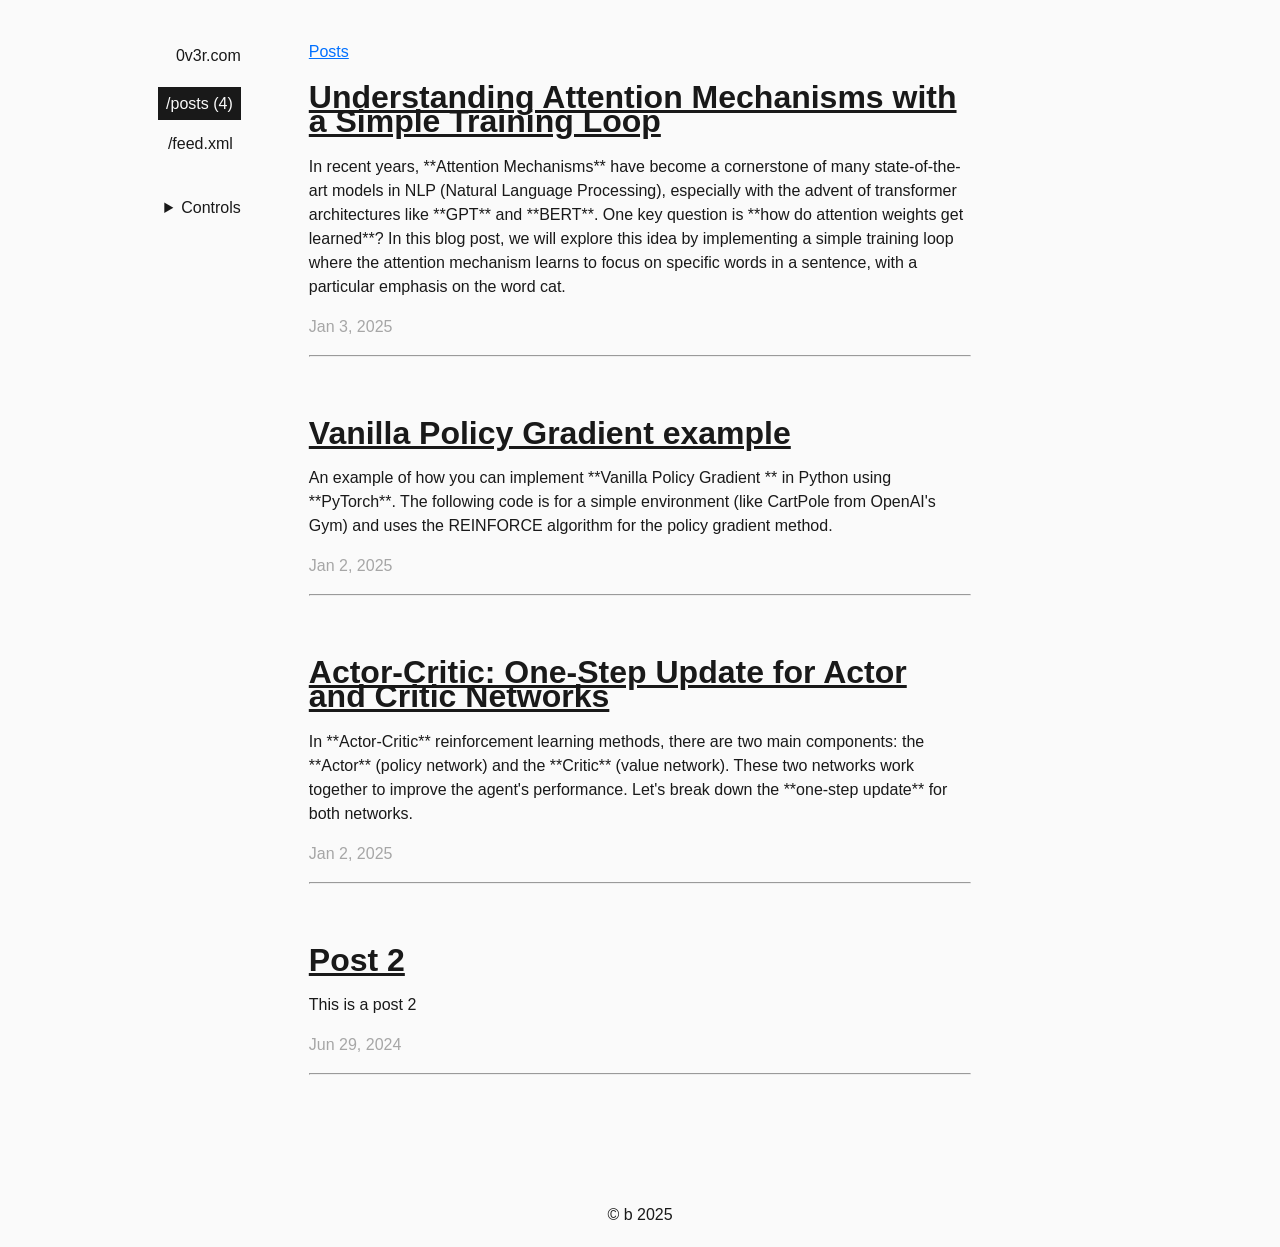
<file: posts/index.html>
<!DOCTYPE html>
<html lang="en">
  <head>
  <meta charset="UTF-8" />
  <meta http-equiv="X-UA-Compatible" content="IE=edge" />
  <meta name="viewport" content="width=device-width, initial-scale=1.0" />
  <link rel="stylesheet" href="/styles/a11y-code.css">
  <link rel="icon" type="image/png" sizes="96x96" href="https://11ty.dev/img/favicon.png">
  <!-- add your favicons here -->
  <!-- <link rel="icon" type="image/png" sizes="32x32" href="/assets/icons/favicon-32x32.png"> -->
  <!-- <link rel="icon" type="image/png" sizes="16x16" href="/assets/icons/favicon-16x16.png"> -->
  
  <style>
  	:root{--white:#fafafa;--black:#191919;--gray:#212121;--gray-2:#a6a6a6;--blue:#0070ff;--blue-2:#61dcff;--ff-sans-serif:Roboto,Helvetica,sans-serif;--ff-serif:Garamond,serif;--ff-code:monospace}*{box-sizing:border-box}body{--clr-background:var(--white);--clr-text:var(--black);--clr-text-secondary:var(--gray-2);--clr-link:var(--blue);--ff-current:var(--ff-sans-serif);background:var(--clr-background);color:var(--clr-text);font-family:var(--ff-current);padding:12px;line-height:1.5rem}body.dark{--clr-background:var(--black);--clr-text:var(--white);--clr-link:var(--blue-2)}.main-container{max-width:1200px;margin:auto;display:grid;grid-template-columns:1fr 3fr 1fr;gap:3rem}main{min-height:86vh;padding-top:20px}.side-nav{text-align:end;line-height:2rem}.side-nav .site-title{all:unset}.side-nav .site-title:hover{all:unset;cursor:pointer}.side-nav a{all:unset;padding:8px;cursor:pointer}.side-nav a.active,.side-nav a:hover{background:var(--clr-text);color:var(--clr-background)}.side-nav ul{list-style:none}.side-nav ul li{margin:.5rem 0}.side-nav-inner{padding:20px;position:sticky;top:0}a{color:var(--clr-link)}.breadcrumbs{margin-bottom:1rem}article h1{font-size:2rem;line-height:2.5rem}article h1>a,article h2>a,article h3>a{color:var(--clr-text);text-decoration:none}article a:hover{color:var(--clr-link)}article img{max-width:100%}.thumbnail-container img{max-width:100%}.post-entries{padding:0;list-style:none}.post-entry{margin-bottom:4rem}.post-entry__title a{color:var(--clr-text)}.post-entry__title a:hover{color:var(--clr-link)}.post-entry__date{color:var(--clr-text-secondary)}.bibliography ul{padding:0;list-style:none}.bibliography li{padding-left:3rem;text-indent:-3rem;text-align:left;margin:1rem 0 .2rem 0}.main-footer{text-align:center;margin-top:4rem}.post-author{display:none}code{font-size:1.1em}pre{font-size:1em;overflow-x:auto;font-family:var(--ff-code);padding:12px;display:grid}pre code{overflow-x:auto}select{padding:2px;border:1px solid var(--clr-text);background-color:var(--clr-background);color:var(--clr-text);font-size:1em}button{padding:4px;border:1px solid var(--clr-text);color:var(--clr-text);background-color:transparent;cursor:pointer}.side-nav .controls{margin-top:2rem}@media (max-width:1200px){.main-container{grid-template-columns:1fr 3fr}}@media (max-width:720px){.main-container{grid-template-columns:1fr}}@media print{body.dark{--clr-background:#fff;--clr-text:#000;--clr-link:var(--blue)}.side-nav{display:none}.main-footer{display:none}.post-author{display:block}}
  </style>
  <meta property="og:title" content="Posts">
  <meta property="og:image" content="">
  <meta property="og:description" content="">
  <meta name="description" content="">
  <meta name="theme-color" content="#0f0f11">
  <title>Posts | 0v3r.com</title>
</head>

  <body>
    <div class="main-container">
      <aside class="side-nav">
        <div class="side-nav-inner">
          <a class="site-title" href="/">
            0v3r.com
          </a>
          <nav>
  <ul><li>
        <a
          class="nav-link
            
               active 
            
          "
          href="/posts"
        > /posts 
    (4)
  
   </a>
      </li><li>
        <a
          class="nav-link
            
              
            
          "
          href="/feed.xml"
        > /feed.xml 
   </a>
      </li></ul>
</nav>

          <div class="controls">
            <details>
              <summary>Controls</summary>
              <div>
  <label for="theme">Theme</label>
  <select name="theme" id="theme">
    <option value="system">system</option>
    <option value="light">light</option>
    <option value="dark">dark</option>
  </select>
</div>

              <div>
  <label for="font">Font</label>
  <select name="font" id="font">
    <option value="sansSerif">sans-serif</option>
    <option value="serif">serif</option>
  </select>
</div>

              <div>
                <button onclick="print()">Print this page</button>
              </div>
            </details>
          </div>
        </div>
      </aside>
      <main>
        


<nav class="breadcrumbs">
  
    <span><a href="/posts/">Posts</a></span>
    
  
</nav>


        
<ul class="post-entries"><li class="post-entry">
    <h1 class="post-entry__title">
      <a href="/posts/attention/">Understanding Attention Mechanisms with a Simple Training Loop</a>
    </h1>
    <p>In recent years, **Attention Mechanisms** have become a cornerstone of many state-of-the-art models in NLP (Natural Language Processing), especially with the advent of transformer architectures like **GPT** and **BERT**. One key question is **how do attention weights get learned**? In this blog post, we will explore this idea by implementing a simple training loop where the attention mechanism learns to focus on specific words in a sentence, with a particular emphasis on the word cat.</p>
    <p class="post-entry__date">
       Jan 3, 2025 
    </p>
    <hr />
  </li><li class="post-entry">
    <h1 class="post-entry__title">
      <a href="/posts/policy_gradient_example/">Vanilla Policy Gradient example</a>
    </h1>
    <p>An example of how you can implement **Vanilla Policy Gradient ** in Python using **PyTorch**. The following code is for a simple environment (like CartPole from OpenAI&#39;s Gym) and uses the REINFORCE algorithm for the policy gradient method.</p>
    <p class="post-entry__date">
       Jan 2, 2025 
    </p>
    <hr />
  </li><li class="post-entry">
    <h1 class="post-entry__title">
      <a href="/posts/actor_critic_one_step_explanation/">Actor-Critic: One-Step Update for Actor and Critic Networks</a>
    </h1>
    <p>In **Actor-Critic** reinforcement learning methods, there are two main components: the **Actor** (policy network) and the **Critic** (value network). These two networks work together to improve the agent&#39;s performance. Let&#39;s break down the **one-step update** for both networks.</p>
    <p class="post-entry__date">
       Jan 2, 2025 
    </p>
    <hr />
  </li><li class="post-entry">
    <h1 class="post-entry__title">
      <a href="/posts/post-2/">Post 2</a>
    </h1>
    <p>This is a post 2</p>
    <p class="post-entry__date">
       Jun 29, 2024 
    </p>
    <hr />
  </li></ul>

      </main>
    </div>
    <footer class="main-footer">
  &copy; b 2025
</footer>

  </body>
  
  <script>
  function initThemeHandler(){const e=document.querySelector('select[id="theme"]'),t=window.matchMedia("(prefers-color-scheme: dark)").matches?"dark":"light",o=localStorage.getItem("theme"),n=document.querySelector('meta[name="theme-color"]'),a=getComputedStyle(document.body);function r(e){"dark"===e?document.body.classList.add("dark"):document.body.classList.remove("dark");const t=a.getPropertyValue("--clr-background");n.setAttribute("content",t)}e.value=o||"system",r("dark"===o||"light"===o?o:t),e.addEventListener("change",(()=>{"system"===e.value?r(t):r(e.value),localStorage.setItem("theme",e.value)}))}function initFontHandler(){const e=getComputedStyle(document.body),t=e.getPropertyValue("--ff-sans-serif"),o=e.getPropertyValue("--ff-serif"),n=localStorage.getItem("font"),a=document.querySelector('select[id="font"]');function r(e){document.body.style.fontFamily="serif"===e?o:t}"serif"===n&&(r(n),a.value=n),a.addEventListener("change",(()=>{r(a.value),localStorage.setItem("font",a.value)}))}initThemeHandler(),initFontHandler();
  </script>
</html>
</file>
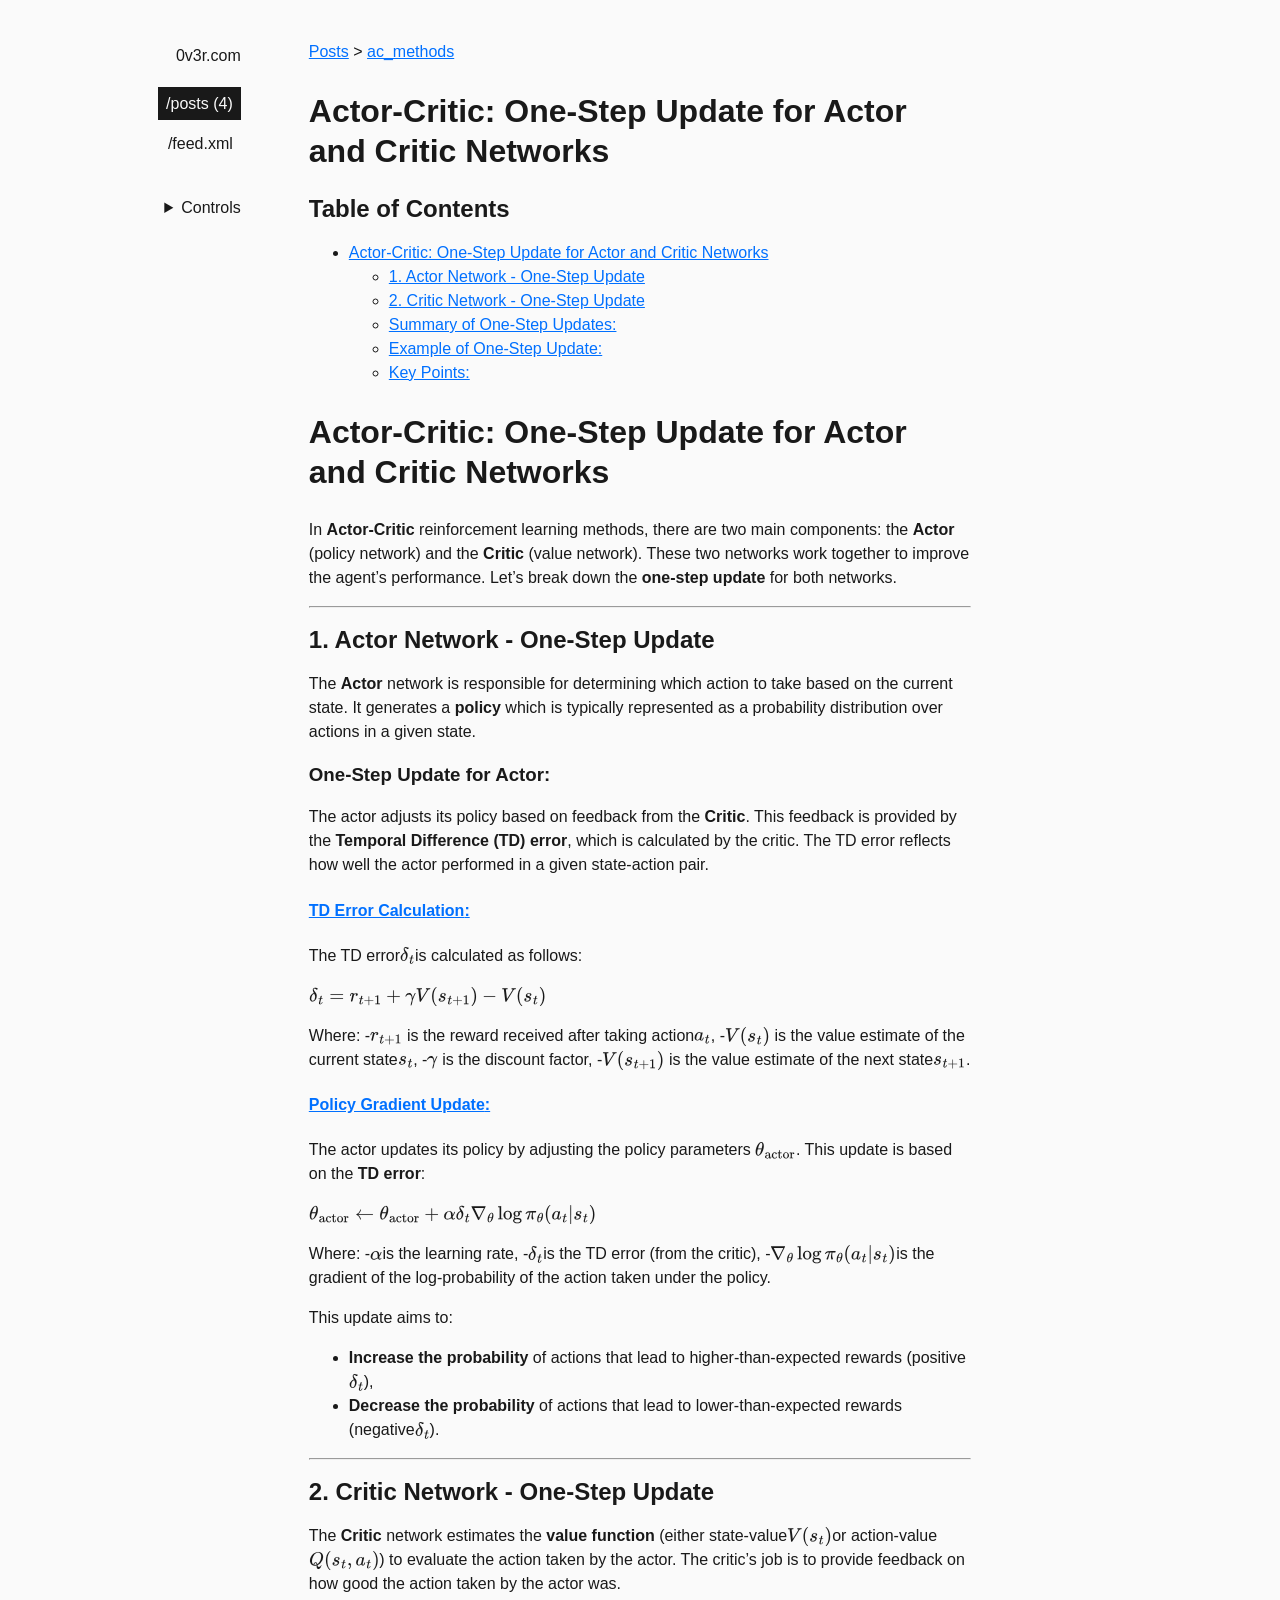
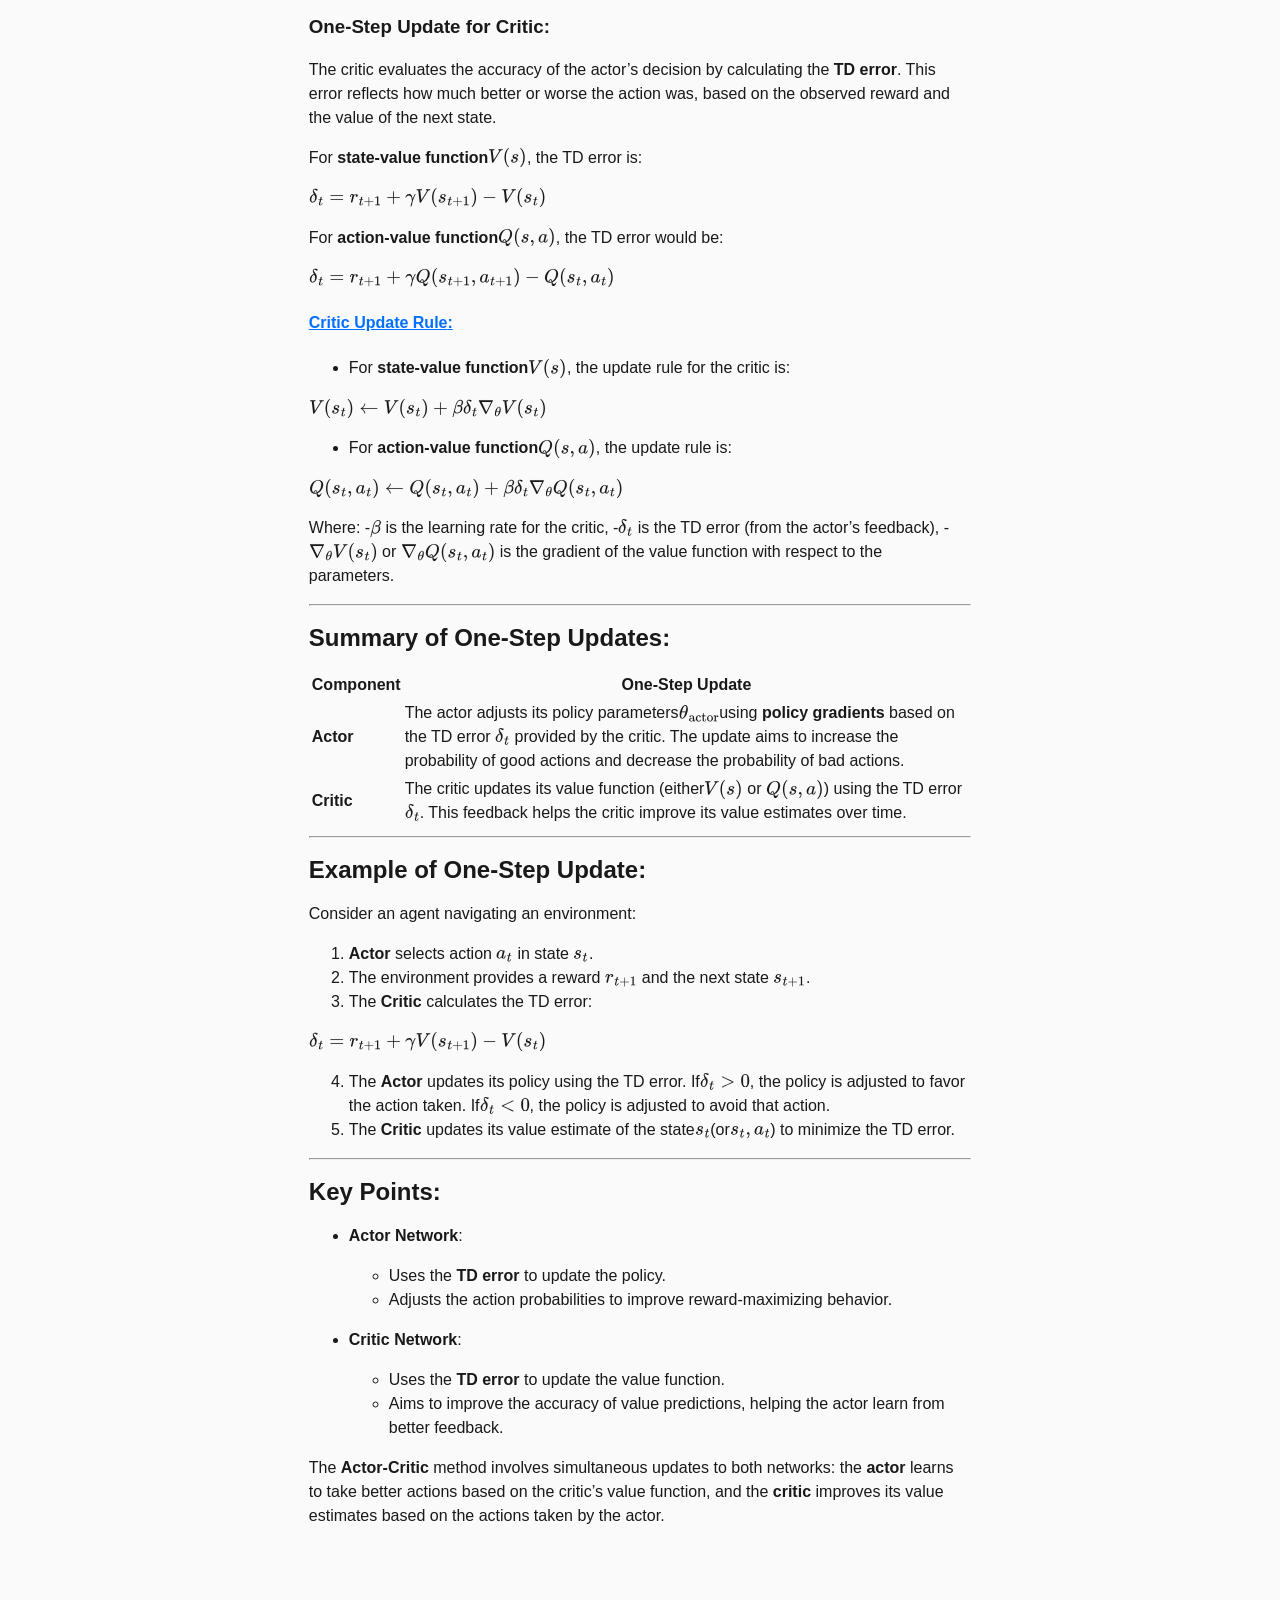
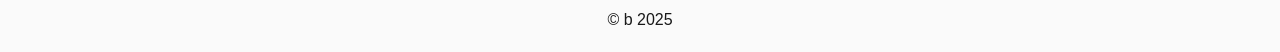
<file: posts/actor_critic_one_step_explanation/index.html>
<!DOCTYPE html>
<html lang="en">
  <head>
  <meta charset="UTF-8" />
  <meta http-equiv="X-UA-Compatible" content="IE=edge" />
  <meta name="viewport" content="width=device-width, initial-scale=1.0" />
  <link rel="stylesheet" href="/styles/a11y-code.css">
  <link rel="icon" type="image/png" sizes="96x96" href="https://11ty.dev/img/favicon.png">
  <!-- add your favicons here -->
  <!-- <link rel="icon" type="image/png" sizes="32x32" href="/assets/icons/favicon-32x32.png"> -->
  <!-- <link rel="icon" type="image/png" sizes="16x16" href="/assets/icons/favicon-16x16.png"> -->
  
  <style>
  	:root{--white:#fafafa;--black:#191919;--gray:#212121;--gray-2:#a6a6a6;--blue:#0070ff;--blue-2:#61dcff;--ff-sans-serif:Roboto,Helvetica,sans-serif;--ff-serif:Garamond,serif;--ff-code:monospace}*{box-sizing:border-box}body{--clr-background:var(--white);--clr-text:var(--black);--clr-text-secondary:var(--gray-2);--clr-link:var(--blue);--ff-current:var(--ff-sans-serif);background:var(--clr-background);color:var(--clr-text);font-family:var(--ff-current);padding:12px;line-height:1.5rem}body.dark{--clr-background:var(--black);--clr-text:var(--white);--clr-link:var(--blue-2)}.main-container{max-width:1200px;margin:auto;display:grid;grid-template-columns:1fr 3fr 1fr;gap:3rem}main{min-height:86vh;padding-top:20px}.side-nav{text-align:end;line-height:2rem}.side-nav .site-title{all:unset}.side-nav .site-title:hover{all:unset;cursor:pointer}.side-nav a{all:unset;padding:8px;cursor:pointer}.side-nav a.active,.side-nav a:hover{background:var(--clr-text);color:var(--clr-background)}.side-nav ul{list-style:none}.side-nav ul li{margin:.5rem 0}.side-nav-inner{padding:20px;position:sticky;top:0}a{color:var(--clr-link)}.breadcrumbs{margin-bottom:1rem}article h1{font-size:2rem;line-height:2.5rem}article h1>a,article h2>a,article h3>a{color:var(--clr-text);text-decoration:none}article a:hover{color:var(--clr-link)}article img{max-width:100%}.thumbnail-container img{max-width:100%}.post-entries{padding:0;list-style:none}.post-entry{margin-bottom:4rem}.post-entry__title a{color:var(--clr-text)}.post-entry__title a:hover{color:var(--clr-link)}.post-entry__date{color:var(--clr-text-secondary)}.bibliography ul{padding:0;list-style:none}.bibliography li{padding-left:3rem;text-indent:-3rem;text-align:left;margin:1rem 0 .2rem 0}.main-footer{text-align:center;margin-top:4rem}.post-author{display:none}code{font-size:1.1em}pre{font-size:1em;overflow-x:auto;font-family:var(--ff-code);padding:12px;display:grid}pre code{overflow-x:auto}select{padding:2px;border:1px solid var(--clr-text);background-color:var(--clr-background);color:var(--clr-text);font-size:1em}button{padding:4px;border:1px solid var(--clr-text);color:var(--clr-text);background-color:transparent;cursor:pointer}.side-nav .controls{margin-top:2rem}@media (max-width:1200px){.main-container{grid-template-columns:1fr 3fr}}@media (max-width:720px){.main-container{grid-template-columns:1fr}}@media print{body.dark{--clr-background:#fff;--clr-text:#000;--clr-link:var(--blue)}.side-nav{display:none}.main-footer{display:none}.post-author{display:block}}
  </style>
  <meta property="og:title" content="Actor-Critic: One-Step Update for Actor and Critic Networks">
  <meta property="og:image" content="">
  <meta property="og:description" content="In **Actor-Critic** reinforcement learning methods, there are two main components: the **Actor** (policy network) and the **Critic** (value network). These two networks work together to improve the agent&#39;s performance. Let&#39;s break down the **one-step update** for both networks.">
  <meta name="description" content="In **Actor-Critic** reinforcement learning methods, there are two main components: the **Actor** (policy network) and the **Critic** (value network). These two networks work together to improve the agent&#39;s performance. Let&#39;s break down the **one-step update** for both networks.">
  <meta name="theme-color" content="#0f0f11">
  <title>Actor-Critic: One-Step Update for Actor and Critic Networks | 0v3r.com</title>
</head>

  <body>
    <div class="main-container">
      <aside class="side-nav">
        <div class="side-nav-inner">
          <a class="site-title" href="/">
            0v3r.com
          </a>
          <nav>
  <ul><li>
        <a
          class="nav-link
            
               active 
            
          "
          href="/posts"
        > /posts 
    (4)
  
   </a>
      </li><li>
        <a
          class="nav-link
            
              
            
          "
          href="/feed.xml"
        > /feed.xml 
   </a>
      </li></ul>
</nav>

          <div class="controls">
            <details>
              <summary>Controls</summary>
              <div>
  <label for="theme">Theme</label>
  <select name="theme" id="theme">
    <option value="system">system</option>
    <option value="light">light</option>
    <option value="dark">dark</option>
  </select>
</div>

              <div>
  <label for="font">Font</label>
  <select name="font" id="font">
    <option value="sansSerif">sans-serif</option>
    <option value="serif">serif</option>
  </select>
</div>

              <div>
                <button onclick="print()">Print this page</button>
              </div>
            </details>
          </div>
        </div>
      </aside>
      <main>
        


<nav class="breadcrumbs">
  
    <span><a href="/posts/">Posts</a></span>
    
      &gt;
    
  
    <span><a href="/posts/actor_critic_one_step_explanation/">ac_methods</a></span>
    
  
</nav>


        

<article>
    <h1>Actor-Critic: One-Step Update for Actor and Critic Networks</h1>
    <div class="post-author">
      by
      <strong>
        
          chat.,
        
      </strong>
    <span>Jan 2, 2025</span>
    </div>
    <p><div class="table-of-contents"><h2>Table of Contents</h2><ul><li><a href="#actor-critic%3A-one-step-update-for-actor-and-critic-networks">Actor-Critic: One-Step Update for Actor and Critic Networks</a><ul><li><a href="#1.-actor-network---one-step-update">1. Actor Network - One-Step Update</a></li><li><a href="#2.-critic-network---one-step-update">2. Critic Network - One-Step Update</a></li><li><a href="#summary-of-one-step-updates%3A">Summary of One-Step Updates:</a></li><li><a href="#example-of-one-step-update%3A">Example of One-Step Update:</a></li><li><a href="#key-points%3A">Key Points:</a></li></ul></li></ul></div></p>
<h1 id="actor-critic%3A-one-step-update-for-actor-and-critic-networks" tabindex="-1"><a class="header-anchor" href="#actor-critic%3A-one-step-update-for-actor-and-critic-networks">Actor-Critic: One-Step Update for Actor and Critic Networks</a></h1>
<p>In <strong>Actor-Critic</strong> reinforcement learning methods, there are two main components: the <strong>Actor</strong> (policy network) and the <strong>Critic</strong> (value network). These two networks work together to improve the agent’s performance. Let’s break down the <strong>one-step update</strong> for both networks.</p>
<hr>
<h2 id="1.-actor-network---one-step-update" tabindex="-1"><a class="header-anchor" href="#1.-actor-network---one-step-update">1. Actor Network - One-Step Update</a></h2>
<p>The <strong>Actor</strong> network is responsible for determining which action to take based on the current state. It generates a <strong>policy</strong> which is typically represented as a probability distribution over actions in a given state.</p>
<h3 id="one-step-update-for-actor%3A" tabindex="-1"><a class="header-anchor" href="#one-step-update-for-actor%3A">One-Step Update for Actor:</a></h3>
<p>The actor adjusts its policy based on feedback from the <strong>Critic</strong>. This feedback is provided by the <strong>Temporal Difference (TD) error</strong>, which is calculated by the critic. The TD error reflects how well the actor performed in a given state-action pair.</p>
<h4 id="td-error-calculation%3A" tabindex="-1"><a class="header-anchor" href="#td-error-calculation%3A"><strong>TD Error Calculation</strong>:</a></h4>
<p>The TD error<mjx-container class="MathJax" jax="SVG" style="direction: ltr; position: relative;"><svg style="overflow: visible; min-height: 1px; min-width: 1px; vertical-align: -0.357ex;" xmlns="http://www.w3.org/2000/svg" width="1.77ex" height="1.979ex" role="img" focusable="false" viewBox="0 -717 782.3 874.8" aria-hidden="true"><g stroke="currentColor" fill="currentColor" stroke-width="0" transform="scale(1,-1)"><g data-mml-node="math"><g data-mml-node="msub"><g data-mml-node="mi"><path data-c="1D6FF" d="M195 609Q195 656 227 686T302 717Q319 716 351 709T407 697T433 690Q451 682 451 662Q451 644 438 628T403 612Q382 612 348 641T288 671T249 657T235 628Q235 584 334 463Q401 379 401 292Q401 169 340 80T205 -10H198Q127 -10 83 36T36 153Q36 286 151 382Q191 413 252 434Q252 435 245 449T230 481T214 521T201 566T195 609ZM112 130Q112 83 136 55T204 27Q233 27 256 51T291 111T309 178T316 232Q316 267 309 298T295 344T269 400L259 396Q215 381 183 342T137 256T118 179T112 130Z" style="stroke-width: 3;"/></g><g data-mml-node="mi" transform="translate(477,-150) scale(0.707)"><path data-c="1D461" d="M26 385Q19 392 19 395Q19 399 22 411T27 425Q29 430 36 430T87 431H140L159 511Q162 522 166 540T173 566T179 586T187 603T197 615T211 624T229 626Q247 625 254 615T261 596Q261 589 252 549T232 470L222 433Q222 431 272 431H323Q330 424 330 420Q330 398 317 385H210L174 240Q135 80 135 68Q135 26 162 26Q197 26 230 60T283 144Q285 150 288 151T303 153H307Q322 153 322 145Q322 142 319 133Q314 117 301 95T267 48T216 6T155 -11Q125 -11 98 4T59 56Q57 64 57 83V101L92 241Q127 382 128 383Q128 385 77 385H26Z" style="stroke-width: 3;"/></g></g></g></g></svg><mjx-assistive-mml unselectable="on" display="inline" style="top: 0px; left: 0px; clip: rect(1px, 1px, 1px, 1px); -webkit-touch-callout: none; -webkit-user-select: none; -khtml-user-select: none; -moz-user-select: none; -ms-user-select: none; user-select: none; position: absolute; padding: 1px 0px 0px 0px; border: 0px; display: block; width: auto; overflow: hidden;"><math xmlns="http://www.w3.org/1998/Math/MathML"><msub><mi>δ</mi><mi>t</mi></msub></math></mjx-assistive-mml></mjx-container>is calculated as follows:</p>
<p><mjx-container class="MathJax" jax="SVG" style="direction: ltr; position: relative;"><svg style="overflow: visible; min-height: 1px; min-width: 1px; vertical-align: -0.566ex;" xmlns="http://www.w3.org/2000/svg" width="28.074ex" height="2.262ex" role="img" focusable="false" viewBox="0 -750 12408.9 1000" aria-hidden="true"><g stroke="currentColor" fill="currentColor" stroke-width="0" transform="scale(1,-1)"><g data-mml-node="math"><g data-mml-node="msub"><g data-mml-node="mi"><path data-c="1D6FF" d="M195 609Q195 656 227 686T302 717Q319 716 351 709T407 697T433 690Q451 682 451 662Q451 644 438 628T403 612Q382 612 348 641T288 671T249 657T235 628Q235 584 334 463Q401 379 401 292Q401 169 340 80T205 -10H198Q127 -10 83 36T36 153Q36 286 151 382Q191 413 252 434Q252 435 245 449T230 481T214 521T201 566T195 609ZM112 130Q112 83 136 55T204 27Q233 27 256 51T291 111T309 178T316 232Q316 267 309 298T295 344T269 400L259 396Q215 381 183 342T137 256T118 179T112 130Z" style="stroke-width: 3;"/></g><g data-mml-node="mi" transform="translate(477,-150) scale(0.707)"><path data-c="1D461" d="M26 385Q19 392 19 395Q19 399 22 411T27 425Q29 430 36 430T87 431H140L159 511Q162 522 166 540T173 566T179 586T187 603T197 615T211 624T229 626Q247 625 254 615T261 596Q261 589 252 549T232 470L222 433Q222 431 272 431H323Q330 424 330 420Q330 398 317 385H210L174 240Q135 80 135 68Q135 26 162 26Q197 26 230 60T283 144Q285 150 288 151T303 153H307Q322 153 322 145Q322 142 319 133Q314 117 301 95T267 48T216 6T155 -11Q125 -11 98 4T59 56Q57 64 57 83V101L92 241Q127 382 128 383Q128 385 77 385H26Z" style="stroke-width: 3;"/></g></g><g data-mml-node="mo" transform="translate(1060,0)"><path data-c="3D" d="M56 347Q56 360 70 367H707Q722 359 722 347Q722 336 708 328L390 327H72Q56 332 56 347ZM56 153Q56 168 72 173H708Q722 163 722 153Q722 140 707 133H70Q56 140 56 153Z" style="stroke-width: 3;"/></g><g data-mml-node="msub" transform="translate(2115.8,0)"><g data-mml-node="mi"><path data-c="1D45F" d="M21 287Q22 290 23 295T28 317T38 348T53 381T73 411T99 433T132 442Q161 442 183 430T214 408T225 388Q227 382 228 382T236 389Q284 441 347 441H350Q398 441 422 400Q430 381 430 363Q430 333 417 315T391 292T366 288Q346 288 334 299T322 328Q322 376 378 392Q356 405 342 405Q286 405 239 331Q229 315 224 298T190 165Q156 25 151 16Q138 -11 108 -11Q95 -11 87 -5T76 7T74 17Q74 30 114 189T154 366Q154 405 128 405Q107 405 92 377T68 316T57 280Q55 278 41 278H27Q21 284 21 287Z" style="stroke-width: 3;"/></g><g data-mml-node="TeXAtom" transform="translate(484,-150) scale(0.707)" data-mjx-texclass="ORD"><g data-mml-node="mi"><path data-c="1D461" d="M26 385Q19 392 19 395Q19 399 22 411T27 425Q29 430 36 430T87 431H140L159 511Q162 522 166 540T173 566T179 586T187 603T197 615T211 624T229 626Q247 625 254 615T261 596Q261 589 252 549T232 470L222 433Q222 431 272 431H323Q330 424 330 420Q330 398 317 385H210L174 240Q135 80 135 68Q135 26 162 26Q197 26 230 60T283 144Q285 150 288 151T303 153H307Q322 153 322 145Q322 142 319 133Q314 117 301 95T267 48T216 6T155 -11Q125 -11 98 4T59 56Q57 64 57 83V101L92 241Q127 382 128 383Q128 385 77 385H26Z" style="stroke-width: 3;"/></g><g data-mml-node="mo" transform="translate(361,0)"><path data-c="2B" d="M56 237T56 250T70 270H369V420L370 570Q380 583 389 583Q402 583 409 568V270H707Q722 262 722 250T707 230H409V-68Q401 -82 391 -82H389H387Q375 -82 369 -68V230H70Q56 237 56 250Z" style="stroke-width: 3;"/></g><g data-mml-node="mn" transform="translate(1139,0)"><path data-c="31" d="M213 578L200 573Q186 568 160 563T102 556H83V602H102Q149 604 189 617T245 641T273 663Q275 666 285 666Q294 666 302 660V361L303 61Q310 54 315 52T339 48T401 46H427V0H416Q395 3 257 3Q121 3 100 0H88V46H114Q136 46 152 46T177 47T193 50T201 52T207 57T213 61V578Z" style="stroke-width: 3;"/></g></g></g><g data-mml-node="mo" transform="translate(4031,0)"><path data-c="2B" d="M56 237T56 250T70 270H369V420L370 570Q380 583 389 583Q402 583 409 568V270H707Q722 262 722 250T707 230H409V-68Q401 -82 391 -82H389H387Q375 -82 369 -68V230H70Q56 237 56 250Z" style="stroke-width: 3;"/></g><g data-mml-node="mi" transform="translate(5031.2,0)"><path data-c="1D6FE" d="M31 249Q11 249 11 258Q11 275 26 304T66 365T129 418T206 441Q233 441 239 440Q287 429 318 386T371 255Q385 195 385 170Q385 166 386 166L398 193Q418 244 443 300T486 391T508 430Q510 431 524 431H537Q543 425 543 422Q543 418 522 378T463 251T391 71Q385 55 378 6T357 -100Q341 -165 330 -190T303 -216Q286 -216 286 -188Q286 -138 340 32L346 51L347 69Q348 79 348 100Q348 257 291 317Q251 355 196 355Q148 355 108 329T51 260Q49 251 47 251Q45 249 31 249Z" style="stroke-width: 3;"/></g><g data-mml-node="mi" transform="translate(5574.2,0)"><path data-c="1D449" d="M52 648Q52 670 65 683H76Q118 680 181 680Q299 680 320 683H330Q336 677 336 674T334 656Q329 641 325 637H304Q282 635 274 635Q245 630 242 620Q242 618 271 369T301 118L374 235Q447 352 520 471T595 594Q599 601 599 609Q599 633 555 637Q537 637 537 648Q537 649 539 661Q542 675 545 679T558 683Q560 683 570 683T604 682T668 681Q737 681 755 683H762Q769 676 769 672Q769 655 760 640Q757 637 743 637Q730 636 719 635T698 630T682 623T670 615T660 608T652 599T645 592L452 282Q272 -9 266 -16Q263 -18 259 -21L241 -22H234Q216 -22 216 -15Q213 -9 177 305Q139 623 138 626Q133 637 76 637H59Q52 642 52 648Z" style="stroke-width: 3;"/></g><g data-mml-node="mo" transform="translate(6343.2,0)"><path data-c="28" d="M94 250Q94 319 104 381T127 488T164 576T202 643T244 695T277 729T302 750H315H319Q333 750 333 741Q333 738 316 720T275 667T226 581T184 443T167 250T184 58T225 -81T274 -167T316 -220T333 -241Q333 -250 318 -250H315H302L274 -226Q180 -141 137 -14T94 250Z" style="stroke-width: 3;"/></g><g data-mml-node="msub" transform="translate(6732.2,0)"><g data-mml-node="mi"><path data-c="1D460" d="M131 289Q131 321 147 354T203 415T300 442Q362 442 390 415T419 355Q419 323 402 308T364 292Q351 292 340 300T328 326Q328 342 337 354T354 372T367 378Q368 378 368 379Q368 382 361 388T336 399T297 405Q249 405 227 379T204 326Q204 301 223 291T278 274T330 259Q396 230 396 163Q396 135 385 107T352 51T289 7T195 -10Q118 -10 86 19T53 87Q53 126 74 143T118 160Q133 160 146 151T160 120Q160 94 142 76T111 58Q109 57 108 57T107 55Q108 52 115 47T146 34T201 27Q237 27 263 38T301 66T318 97T323 122Q323 150 302 164T254 181T195 196T148 231Q131 256 131 289Z" style="stroke-width: 3;"/></g><g data-mml-node="TeXAtom" transform="translate(502,-150) scale(0.707)" data-mjx-texclass="ORD"><g data-mml-node="mi"><path data-c="1D461" d="M26 385Q19 392 19 395Q19 399 22 411T27 425Q29 430 36 430T87 431H140L159 511Q162 522 166 540T173 566T179 586T187 603T197 615T211 624T229 626Q247 625 254 615T261 596Q261 589 252 549T232 470L222 433Q222 431 272 431H323Q330 424 330 420Q330 398 317 385H210L174 240Q135 80 135 68Q135 26 162 26Q197 26 230 60T283 144Q285 150 288 151T303 153H307Q322 153 322 145Q322 142 319 133Q314 117 301 95T267 48T216 6T155 -11Q125 -11 98 4T59 56Q57 64 57 83V101L92 241Q127 382 128 383Q128 385 77 385H26Z" style="stroke-width: 3;"/></g><g data-mml-node="mo" transform="translate(361,0)"><path data-c="2B" d="M56 237T56 250T70 270H369V420L370 570Q380 583 389 583Q402 583 409 568V270H707Q722 262 722 250T707 230H409V-68Q401 -82 391 -82H389H387Q375 -82 369 -68V230H70Q56 237 56 250Z" style="stroke-width: 3;"/></g><g data-mml-node="mn" transform="translate(1139,0)"><path data-c="31" d="M213 578L200 573Q186 568 160 563T102 556H83V602H102Q149 604 189 617T245 641T273 663Q275 666 285 666Q294 666 302 660V361L303 61Q310 54 315 52T339 48T401 46H427V0H416Q395 3 257 3Q121 3 100 0H88V46H114Q136 46 152 46T177 47T193 50T201 52T207 57T213 61V578Z" style="stroke-width: 3;"/></g></g></g><g data-mml-node="mo" transform="translate(8443.2,0)"><path data-c="29" d="M60 749L64 750Q69 750 74 750H86L114 726Q208 641 251 514T294 250Q294 182 284 119T261 12T224 -76T186 -143T145 -194T113 -227T90 -246Q87 -249 86 -250H74Q66 -250 63 -250T58 -247T55 -238Q56 -237 66 -225Q221 -64 221 250T66 725Q56 737 55 738Q55 746 60 749Z" style="stroke-width: 3;"/></g><g data-mml-node="mo" transform="translate(9054.4,0)"><path data-c="2212" d="M84 237T84 250T98 270H679Q694 262 694 250T679 230H98Q84 237 84 250Z" style="stroke-width: 3;"/></g><g data-mml-node="mi" transform="translate(10054.6,0)"><path data-c="1D449" d="M52 648Q52 670 65 683H76Q118 680 181 680Q299 680 320 683H330Q336 677 336 674T334 656Q329 641 325 637H304Q282 635 274 635Q245 630 242 620Q242 618 271 369T301 118L374 235Q447 352 520 471T595 594Q599 601 599 609Q599 633 555 637Q537 637 537 648Q537 649 539 661Q542 675 545 679T558 683Q560 683 570 683T604 682T668 681Q737 681 755 683H762Q769 676 769 672Q769 655 760 640Q757 637 743 637Q730 636 719 635T698 630T682 623T670 615T660 608T652 599T645 592L452 282Q272 -9 266 -16Q263 -18 259 -21L241 -22H234Q216 -22 216 -15Q213 -9 177 305Q139 623 138 626Q133 637 76 637H59Q52 642 52 648Z" style="stroke-width: 3;"/></g><g data-mml-node="mo" transform="translate(10823.6,0)"><path data-c="28" d="M94 250Q94 319 104 381T127 488T164 576T202 643T244 695T277 729T302 750H315H319Q333 750 333 741Q333 738 316 720T275 667T226 581T184 443T167 250T184 58T225 -81T274 -167T316 -220T333 -241Q333 -250 318 -250H315H302L274 -226Q180 -141 137 -14T94 250Z" style="stroke-width: 3;"/></g><g data-mml-node="msub" transform="translate(11212.6,0)"><g data-mml-node="mi"><path data-c="1D460" d="M131 289Q131 321 147 354T203 415T300 442Q362 442 390 415T419 355Q419 323 402 308T364 292Q351 292 340 300T328 326Q328 342 337 354T354 372T367 378Q368 378 368 379Q368 382 361 388T336 399T297 405Q249 405 227 379T204 326Q204 301 223 291T278 274T330 259Q396 230 396 163Q396 135 385 107T352 51T289 7T195 -10Q118 -10 86 19T53 87Q53 126 74 143T118 160Q133 160 146 151T160 120Q160 94 142 76T111 58Q109 57 108 57T107 55Q108 52 115 47T146 34T201 27Q237 27 263 38T301 66T318 97T323 122Q323 150 302 164T254 181T195 196T148 231Q131 256 131 289Z" style="stroke-width: 3;"/></g><g data-mml-node="mi" transform="translate(502,-150) scale(0.707)"><path data-c="1D461" d="M26 385Q19 392 19 395Q19 399 22 411T27 425Q29 430 36 430T87 431H140L159 511Q162 522 166 540T173 566T179 586T187 603T197 615T211 624T229 626Q247 625 254 615T261 596Q261 589 252 549T232 470L222 433Q222 431 272 431H323Q330 424 330 420Q330 398 317 385H210L174 240Q135 80 135 68Q135 26 162 26Q197 26 230 60T283 144Q285 150 288 151T303 153H307Q322 153 322 145Q322 142 319 133Q314 117 301 95T267 48T216 6T155 -11Q125 -11 98 4T59 56Q57 64 57 83V101L92 241Q127 382 128 383Q128 385 77 385H26Z" style="stroke-width: 3;"/></g></g><g data-mml-node="mo" transform="translate(12019.9,0)"><path data-c="29" d="M60 749L64 750Q69 750 74 750H86L114 726Q208 641 251 514T294 250Q294 182 284 119T261 12T224 -76T186 -143T145 -194T113 -227T90 -246Q87 -249 86 -250H74Q66 -250 63 -250T58 -247T55 -238Q56 -237 66 -225Q221 -64 221 250T66 725Q56 737 55 738Q55 746 60 749Z" style="stroke-width: 3;"/></g></g></g></svg><mjx-assistive-mml unselectable="on" display="inline" style="top: 0px; left: 0px; clip: rect(1px, 1px, 1px, 1px); -webkit-touch-callout: none; -webkit-user-select: none; -khtml-user-select: none; -moz-user-select: none; -ms-user-select: none; user-select: none; position: absolute; padding: 1px 0px 0px 0px; border: 0px; display: block; width: auto; overflow: hidden;"><math xmlns="http://www.w3.org/1998/Math/MathML"><msub><mi>δ</mi><mi>t</mi></msub><mo>=</mo><msub><mi>r</mi><mrow data-mjx-texclass="ORD"><mi>t</mi><mo>+</mo><mn>1</mn></mrow></msub><mo>+</mo><mi>γ</mi><mi>V</mi><mo stretchy="false">(</mo><msub><mi>s</mi><mrow data-mjx-texclass="ORD"><mi>t</mi><mo>+</mo><mn>1</mn></mrow></msub><mo stretchy="false">)</mo><mo>−</mo><mi>V</mi><mo stretchy="false">(</mo><msub><mi>s</mi><mi>t</mi></msub><mo stretchy="false">)</mo></math></mjx-assistive-mml></mjx-container></p>
<p>Where:
-<mjx-container class="MathJax" jax="SVG" style="direction: ltr; position: relative;"><svg style="overflow: visible; min-height: 1px; min-width: 1px; vertical-align: -0.471ex;" xmlns="http://www.w3.org/2000/svg" width="3.83ex" height="1.471ex" role="img" focusable="false" viewBox="0 -442 1692.9 650" aria-hidden="true"><g stroke="currentColor" fill="currentColor" stroke-width="0" transform="scale(1,-1)"><g data-mml-node="math"><g data-mml-node="msub"><g data-mml-node="mi"><path data-c="1D45F" d="M21 287Q22 290 23 295T28 317T38 348T53 381T73 411T99 433T132 442Q161 442 183 430T214 408T225 388Q227 382 228 382T236 389Q284 441 347 441H350Q398 441 422 400Q430 381 430 363Q430 333 417 315T391 292T366 288Q346 288 334 299T322 328Q322 376 378 392Q356 405 342 405Q286 405 239 331Q229 315 224 298T190 165Q156 25 151 16Q138 -11 108 -11Q95 -11 87 -5T76 7T74 17Q74 30 114 189T154 366Q154 405 128 405Q107 405 92 377T68 316T57 280Q55 278 41 278H27Q21 284 21 287Z" style="stroke-width: 3;"/></g><g data-mml-node="TeXAtom" transform="translate(484,-150) scale(0.707)" data-mjx-texclass="ORD"><g data-mml-node="mi"><path data-c="1D461" d="M26 385Q19 392 19 395Q19 399 22 411T27 425Q29 430 36 430T87 431H140L159 511Q162 522 166 540T173 566T179 586T187 603T197 615T211 624T229 626Q247 625 254 615T261 596Q261 589 252 549T232 470L222 433Q222 431 272 431H323Q330 424 330 420Q330 398 317 385H210L174 240Q135 80 135 68Q135 26 162 26Q197 26 230 60T283 144Q285 150 288 151T303 153H307Q322 153 322 145Q322 142 319 133Q314 117 301 95T267 48T216 6T155 -11Q125 -11 98 4T59 56Q57 64 57 83V101L92 241Q127 382 128 383Q128 385 77 385H26Z" style="stroke-width: 3;"/></g><g data-mml-node="mo" transform="translate(361,0)"><path data-c="2B" d="M56 237T56 250T70 270H369V420L370 570Q380 583 389 583Q402 583 409 568V270H707Q722 262 722 250T707 230H409V-68Q401 -82 391 -82H389H387Q375 -82 369 -68V230H70Q56 237 56 250Z" style="stroke-width: 3;"/></g><g data-mml-node="mn" transform="translate(1139,0)"><path data-c="31" d="M213 578L200 573Q186 568 160 563T102 556H83V602H102Q149 604 189 617T245 641T273 663Q275 666 285 666Q294 666 302 660V361L303 61Q310 54 315 52T339 48T401 46H427V0H416Q395 3 257 3Q121 3 100 0H88V46H114Q136 46 152 46T177 47T193 50T201 52T207 57T213 61V578Z" style="stroke-width: 3;"/></g></g></g></g></g></svg><mjx-assistive-mml unselectable="on" display="inline" style="top: 0px; left: 0px; clip: rect(1px, 1px, 1px, 1px); -webkit-touch-callout: none; -webkit-user-select: none; -khtml-user-select: none; -moz-user-select: none; -ms-user-select: none; user-select: none; position: absolute; padding: 1px 0px 0px 0px; border: 0px; display: block; width: auto; overflow: hidden;"><math xmlns="http://www.w3.org/1998/Math/MathML"><msub><mi>r</mi><mrow data-mjx-texclass="ORD"><mi>t</mi><mo>+</mo><mn>1</mn></mrow></msub></math></mjx-assistive-mml></mjx-container> is the reward received after taking action<mjx-container class="MathJax" jax="SVG" style="direction: ltr; position: relative;"><svg style="overflow: visible; min-height: 1px; min-width: 1px; vertical-align: -0.357ex;" xmlns="http://www.w3.org/2000/svg" width="1.962ex" height="1.355ex" role="img" focusable="false" viewBox="0 -441 867.3 598.8" aria-hidden="true"><g stroke="currentColor" fill="currentColor" stroke-width="0" transform="scale(1,-1)"><g data-mml-node="math"><g data-mml-node="msub"><g data-mml-node="mi"><path data-c="1D44E" d="M33 157Q33 258 109 349T280 441Q331 441 370 392Q386 422 416 422Q429 422 439 414T449 394Q449 381 412 234T374 68Q374 43 381 35T402 26Q411 27 422 35Q443 55 463 131Q469 151 473 152Q475 153 483 153H487Q506 153 506 144Q506 138 501 117T481 63T449 13Q436 0 417 -8Q409 -10 393 -10Q359 -10 336 5T306 36L300 51Q299 52 296 50Q294 48 292 46Q233 -10 172 -10Q117 -10 75 30T33 157ZM351 328Q351 334 346 350T323 385T277 405Q242 405 210 374T160 293Q131 214 119 129Q119 126 119 118T118 106Q118 61 136 44T179 26Q217 26 254 59T298 110Q300 114 325 217T351 328Z" style="stroke-width: 3;"/></g><g data-mml-node="mi" transform="translate(562,-150) scale(0.707)"><path data-c="1D461" d="M26 385Q19 392 19 395Q19 399 22 411T27 425Q29 430 36 430T87 431H140L159 511Q162 522 166 540T173 566T179 586T187 603T197 615T211 624T229 626Q247 625 254 615T261 596Q261 589 252 549T232 470L222 433Q222 431 272 431H323Q330 424 330 420Q330 398 317 385H210L174 240Q135 80 135 68Q135 26 162 26Q197 26 230 60T283 144Q285 150 288 151T303 153H307Q322 153 322 145Q322 142 319 133Q314 117 301 95T267 48T216 6T155 -11Q125 -11 98 4T59 56Q57 64 57 83V101L92 241Q127 382 128 383Q128 385 77 385H26Z" style="stroke-width: 3;"/></g></g></g></g></svg><mjx-assistive-mml unselectable="on" display="inline" style="top: 0px; left: 0px; clip: rect(1px, 1px, 1px, 1px); -webkit-touch-callout: none; -webkit-user-select: none; -khtml-user-select: none; -moz-user-select: none; -ms-user-select: none; user-select: none; position: absolute; padding: 1px 0px 0px 0px; border: 0px; display: block; width: auto; overflow: hidden;"><math xmlns="http://www.w3.org/1998/Math/MathML"><msub><mi>a</mi><mi>t</mi></msub></math></mjx-assistive-mml></mjx-container>,
-<mjx-container class="MathJax" jax="SVG" style="direction: ltr; position: relative;"><svg style="overflow: visible; min-height: 1px; min-width: 1px; vertical-align: -0.566ex;" xmlns="http://www.w3.org/2000/svg" width="5.326ex" height="2.262ex" role="img" focusable="false" viewBox="0 -750 2354.3 1000" aria-hidden="true"><g stroke="currentColor" fill="currentColor" stroke-width="0" transform="scale(1,-1)"><g data-mml-node="math"><g data-mml-node="mi"><path data-c="1D449" d="M52 648Q52 670 65 683H76Q118 680 181 680Q299 680 320 683H330Q336 677 336 674T334 656Q329 641 325 637H304Q282 635 274 635Q245 630 242 620Q242 618 271 369T301 118L374 235Q447 352 520 471T595 594Q599 601 599 609Q599 633 555 637Q537 637 537 648Q537 649 539 661Q542 675 545 679T558 683Q560 683 570 683T604 682T668 681Q737 681 755 683H762Q769 676 769 672Q769 655 760 640Q757 637 743 637Q730 636 719 635T698 630T682 623T670 615T660 608T652 599T645 592L452 282Q272 -9 266 -16Q263 -18 259 -21L241 -22H234Q216 -22 216 -15Q213 -9 177 305Q139 623 138 626Q133 637 76 637H59Q52 642 52 648Z" style="stroke-width: 3;"/></g><g data-mml-node="mo" transform="translate(769,0)"><path data-c="28" d="M94 250Q94 319 104 381T127 488T164 576T202 643T244 695T277 729T302 750H315H319Q333 750 333 741Q333 738 316 720T275 667T226 581T184 443T167 250T184 58T225 -81T274 -167T316 -220T333 -241Q333 -250 318 -250H315H302L274 -226Q180 -141 137 -14T94 250Z" style="stroke-width: 3;"/></g><g data-mml-node="msub" transform="translate(1158,0)"><g data-mml-node="mi"><path data-c="1D460" d="M131 289Q131 321 147 354T203 415T300 442Q362 442 390 415T419 355Q419 323 402 308T364 292Q351 292 340 300T328 326Q328 342 337 354T354 372T367 378Q368 378 368 379Q368 382 361 388T336 399T297 405Q249 405 227 379T204 326Q204 301 223 291T278 274T330 259Q396 230 396 163Q396 135 385 107T352 51T289 7T195 -10Q118 -10 86 19T53 87Q53 126 74 143T118 160Q133 160 146 151T160 120Q160 94 142 76T111 58Q109 57 108 57T107 55Q108 52 115 47T146 34T201 27Q237 27 263 38T301 66T318 97T323 122Q323 150 302 164T254 181T195 196T148 231Q131 256 131 289Z" style="stroke-width: 3;"/></g><g data-mml-node="mi" transform="translate(502,-150) scale(0.707)"><path data-c="1D461" d="M26 385Q19 392 19 395Q19 399 22 411T27 425Q29 430 36 430T87 431H140L159 511Q162 522 166 540T173 566T179 586T187 603T197 615T211 624T229 626Q247 625 254 615T261 596Q261 589 252 549T232 470L222 433Q222 431 272 431H323Q330 424 330 420Q330 398 317 385H210L174 240Q135 80 135 68Q135 26 162 26Q197 26 230 60T283 144Q285 150 288 151T303 153H307Q322 153 322 145Q322 142 319 133Q314 117 301 95T267 48T216 6T155 -11Q125 -11 98 4T59 56Q57 64 57 83V101L92 241Q127 382 128 383Q128 385 77 385H26Z" style="stroke-width: 3;"/></g></g><g data-mml-node="mo" transform="translate(1965.3,0)"><path data-c="29" d="M60 749L64 750Q69 750 74 750H86L114 726Q208 641 251 514T294 250Q294 182 284 119T261 12T224 -76T186 -143T145 -194T113 -227T90 -246Q87 -249 86 -250H74Q66 -250 63 -250T58 -247T55 -238Q56 -237 66 -225Q221 -64 221 250T66 725Q56 737 55 738Q55 746 60 749Z" style="stroke-width: 3;"/></g></g></g></svg><mjx-assistive-mml unselectable="on" display="inline" style="top: 0px; left: 0px; clip: rect(1px, 1px, 1px, 1px); -webkit-touch-callout: none; -webkit-user-select: none; -khtml-user-select: none; -moz-user-select: none; -ms-user-select: none; user-select: none; position: absolute; padding: 1px 0px 0px 0px; border: 0px; display: block; width: auto; overflow: hidden;"><math xmlns="http://www.w3.org/1998/Math/MathML"><mi>V</mi><mo stretchy="false">(</mo><msub><mi>s</mi><mi>t</mi></msub><mo stretchy="false">)</mo></math></mjx-assistive-mml></mjx-container> is the value estimate of the current state<mjx-container class="MathJax" jax="SVG" style="direction: ltr; position: relative;"><svg style="overflow: visible; min-height: 1px; min-width: 1px; vertical-align: -0.357ex;" xmlns="http://www.w3.org/2000/svg" width="1.826ex" height="1.357ex" role="img" focusable="false" viewBox="0 -442 807.3 599.8" aria-hidden="true"><g stroke="currentColor" fill="currentColor" stroke-width="0" transform="scale(1,-1)"><g data-mml-node="math"><g data-mml-node="msub"><g data-mml-node="mi"><path data-c="1D460" d="M131 289Q131 321 147 354T203 415T300 442Q362 442 390 415T419 355Q419 323 402 308T364 292Q351 292 340 300T328 326Q328 342 337 354T354 372T367 378Q368 378 368 379Q368 382 361 388T336 399T297 405Q249 405 227 379T204 326Q204 301 223 291T278 274T330 259Q396 230 396 163Q396 135 385 107T352 51T289 7T195 -10Q118 -10 86 19T53 87Q53 126 74 143T118 160Q133 160 146 151T160 120Q160 94 142 76T111 58Q109 57 108 57T107 55Q108 52 115 47T146 34T201 27Q237 27 263 38T301 66T318 97T323 122Q323 150 302 164T254 181T195 196T148 231Q131 256 131 289Z" style="stroke-width: 3;"/></g><g data-mml-node="mi" transform="translate(502,-150) scale(0.707)"><path data-c="1D461" d="M26 385Q19 392 19 395Q19 399 22 411T27 425Q29 430 36 430T87 431H140L159 511Q162 522 166 540T173 566T179 586T187 603T197 615T211 624T229 626Q247 625 254 615T261 596Q261 589 252 549T232 470L222 433Q222 431 272 431H323Q330 424 330 420Q330 398 317 385H210L174 240Q135 80 135 68Q135 26 162 26Q197 26 230 60T283 144Q285 150 288 151T303 153H307Q322 153 322 145Q322 142 319 133Q314 117 301 95T267 48T216 6T155 -11Q125 -11 98 4T59 56Q57 64 57 83V101L92 241Q127 382 128 383Q128 385 77 385H26Z" style="stroke-width: 3;"/></g></g></g></g></svg><mjx-assistive-mml unselectable="on" display="inline" style="top: 0px; left: 0px; clip: rect(1px, 1px, 1px, 1px); -webkit-touch-callout: none; -webkit-user-select: none; -khtml-user-select: none; -moz-user-select: none; -ms-user-select: none; user-select: none; position: absolute; padding: 1px 0px 0px 0px; border: 0px; display: block; width: auto; overflow: hidden;"><math xmlns="http://www.w3.org/1998/Math/MathML"><msub><mi>s</mi><mi>t</mi></msub></math></mjx-assistive-mml></mjx-container>,
-<mjx-container class="MathJax" jax="SVG" style="direction: ltr; position: relative;"><svg style="overflow: visible; min-height: 1px; min-width: 1px; vertical-align: -0.489ex;" xmlns="http://www.w3.org/2000/svg" width="1.229ex" height="1.486ex" role="img" focusable="false" viewBox="0 -441 543 657" aria-hidden="true"><g stroke="currentColor" fill="currentColor" stroke-width="0" transform="scale(1,-1)"><g data-mml-node="math"><g data-mml-node="mi"><path data-c="1D6FE" d="M31 249Q11 249 11 258Q11 275 26 304T66 365T129 418T206 441Q233 441 239 440Q287 429 318 386T371 255Q385 195 385 170Q385 166 386 166L398 193Q418 244 443 300T486 391T508 430Q510 431 524 431H537Q543 425 543 422Q543 418 522 378T463 251T391 71Q385 55 378 6T357 -100Q341 -165 330 -190T303 -216Q286 -216 286 -188Q286 -138 340 32L346 51L347 69Q348 79 348 100Q348 257 291 317Q251 355 196 355Q148 355 108 329T51 260Q49 251 47 251Q45 249 31 249Z" style="stroke-width: 3;"/></g></g></g></svg><mjx-assistive-mml unselectable="on" display="inline" style="top: 0px; left: 0px; clip: rect(1px, 1px, 1px, 1px); -webkit-touch-callout: none; -webkit-user-select: none; -khtml-user-select: none; -moz-user-select: none; -ms-user-select: none; user-select: none; position: absolute; padding: 1px 0px 0px 0px; border: 0px; display: block; width: auto; overflow: hidden;"><math xmlns="http://www.w3.org/1998/Math/MathML"><mi>γ</mi></math></mjx-assistive-mml></mjx-container> is the discount factor,
-<mjx-container class="MathJax" jax="SVG" style="direction: ltr; position: relative;"><svg style="overflow: visible; min-height: 1px; min-width: 1px; vertical-align: -0.566ex;" xmlns="http://www.w3.org/2000/svg" width="7.371ex" height="2.262ex" role="img" focusable="false" viewBox="0 -750 3257.9 1000" aria-hidden="true"><g stroke="currentColor" fill="currentColor" stroke-width="0" transform="scale(1,-1)"><g data-mml-node="math"><g data-mml-node="mi"><path data-c="1D449" d="M52 648Q52 670 65 683H76Q118 680 181 680Q299 680 320 683H330Q336 677 336 674T334 656Q329 641 325 637H304Q282 635 274 635Q245 630 242 620Q242 618 271 369T301 118L374 235Q447 352 520 471T595 594Q599 601 599 609Q599 633 555 637Q537 637 537 648Q537 649 539 661Q542 675 545 679T558 683Q560 683 570 683T604 682T668 681Q737 681 755 683H762Q769 676 769 672Q769 655 760 640Q757 637 743 637Q730 636 719 635T698 630T682 623T670 615T660 608T652 599T645 592L452 282Q272 -9 266 -16Q263 -18 259 -21L241 -22H234Q216 -22 216 -15Q213 -9 177 305Q139 623 138 626Q133 637 76 637H59Q52 642 52 648Z" style="stroke-width: 3;"/></g><g data-mml-node="mo" transform="translate(769,0)"><path data-c="28" d="M94 250Q94 319 104 381T127 488T164 576T202 643T244 695T277 729T302 750H315H319Q333 750 333 741Q333 738 316 720T275 667T226 581T184 443T167 250T184 58T225 -81T274 -167T316 -220T333 -241Q333 -250 318 -250H315H302L274 -226Q180 -141 137 -14T94 250Z" style="stroke-width: 3;"/></g><g data-mml-node="msub" transform="translate(1158,0)"><g data-mml-node="mi"><path data-c="1D460" d="M131 289Q131 321 147 354T203 415T300 442Q362 442 390 415T419 355Q419 323 402 308T364 292Q351 292 340 300T328 326Q328 342 337 354T354 372T367 378Q368 378 368 379Q368 382 361 388T336 399T297 405Q249 405 227 379T204 326Q204 301 223 291T278 274T330 259Q396 230 396 163Q396 135 385 107T352 51T289 7T195 -10Q118 -10 86 19T53 87Q53 126 74 143T118 160Q133 160 146 151T160 120Q160 94 142 76T111 58Q109 57 108 57T107 55Q108 52 115 47T146 34T201 27Q237 27 263 38T301 66T318 97T323 122Q323 150 302 164T254 181T195 196T148 231Q131 256 131 289Z" style="stroke-width: 3;"/></g><g data-mml-node="TeXAtom" transform="translate(502,-150) scale(0.707)" data-mjx-texclass="ORD"><g data-mml-node="mi"><path data-c="1D461" d="M26 385Q19 392 19 395Q19 399 22 411T27 425Q29 430 36 430T87 431H140L159 511Q162 522 166 540T173 566T179 586T187 603T197 615T211 624T229 626Q247 625 254 615T261 596Q261 589 252 549T232 470L222 433Q222 431 272 431H323Q330 424 330 420Q330 398 317 385H210L174 240Q135 80 135 68Q135 26 162 26Q197 26 230 60T283 144Q285 150 288 151T303 153H307Q322 153 322 145Q322 142 319 133Q314 117 301 95T267 48T216 6T155 -11Q125 -11 98 4T59 56Q57 64 57 83V101L92 241Q127 382 128 383Q128 385 77 385H26Z" style="stroke-width: 3;"/></g><g data-mml-node="mo" transform="translate(361,0)"><path data-c="2B" d="M56 237T56 250T70 270H369V420L370 570Q380 583 389 583Q402 583 409 568V270H707Q722 262 722 250T707 230H409V-68Q401 -82 391 -82H389H387Q375 -82 369 -68V230H70Q56 237 56 250Z" style="stroke-width: 3;"/></g><g data-mml-node="mn" transform="translate(1139,0)"><path data-c="31" d="M213 578L200 573Q186 568 160 563T102 556H83V602H102Q149 604 189 617T245 641T273 663Q275 666 285 666Q294 666 302 660V361L303 61Q310 54 315 52T339 48T401 46H427V0H416Q395 3 257 3Q121 3 100 0H88V46H114Q136 46 152 46T177 47T193 50T201 52T207 57T213 61V578Z" style="stroke-width: 3;"/></g></g></g><g data-mml-node="mo" transform="translate(2868.9,0)"><path data-c="29" d="M60 749L64 750Q69 750 74 750H86L114 726Q208 641 251 514T294 250Q294 182 284 119T261 12T224 -76T186 -143T145 -194T113 -227T90 -246Q87 -249 86 -250H74Q66 -250 63 -250T58 -247T55 -238Q56 -237 66 -225Q221 -64 221 250T66 725Q56 737 55 738Q55 746 60 749Z" style="stroke-width: 3;"/></g></g></g></svg><mjx-assistive-mml unselectable="on" display="inline" style="top: 0px; left: 0px; clip: rect(1px, 1px, 1px, 1px); -webkit-touch-callout: none; -webkit-user-select: none; -khtml-user-select: none; -moz-user-select: none; -ms-user-select: none; user-select: none; position: absolute; padding: 1px 0px 0px 0px; border: 0px; display: block; width: auto; overflow: hidden;"><math xmlns="http://www.w3.org/1998/Math/MathML"><mi>V</mi><mo stretchy="false">(</mo><msub><mi>s</mi><mrow data-mjx-texclass="ORD"><mi>t</mi><mo>+</mo><mn>1</mn></mrow></msub><mo stretchy="false">)</mo></math></mjx-assistive-mml></mjx-container> is the value estimate of the next state<mjx-container class="MathJax" jax="SVG" style="direction: ltr; position: relative;"><svg style="overflow: visible; min-height: 1px; min-width: 1px; vertical-align: -0.471ex;" xmlns="http://www.w3.org/2000/svg" width="3.871ex" height="1.471ex" role="img" focusable="false" viewBox="0 -442 1710.9 650" aria-hidden="true"><g stroke="currentColor" fill="currentColor" stroke-width="0" transform="scale(1,-1)"><g data-mml-node="math"><g data-mml-node="msub"><g data-mml-node="mi"><path data-c="1D460" d="M131 289Q131 321 147 354T203 415T300 442Q362 442 390 415T419 355Q419 323 402 308T364 292Q351 292 340 300T328 326Q328 342 337 354T354 372T367 378Q368 378 368 379Q368 382 361 388T336 399T297 405Q249 405 227 379T204 326Q204 301 223 291T278 274T330 259Q396 230 396 163Q396 135 385 107T352 51T289 7T195 -10Q118 -10 86 19T53 87Q53 126 74 143T118 160Q133 160 146 151T160 120Q160 94 142 76T111 58Q109 57 108 57T107 55Q108 52 115 47T146 34T201 27Q237 27 263 38T301 66T318 97T323 122Q323 150 302 164T254 181T195 196T148 231Q131 256 131 289Z" style="stroke-width: 3;"/></g><g data-mml-node="TeXAtom" transform="translate(502,-150) scale(0.707)" data-mjx-texclass="ORD"><g data-mml-node="mi"><path data-c="1D461" d="M26 385Q19 392 19 395Q19 399 22 411T27 425Q29 430 36 430T87 431H140L159 511Q162 522 166 540T173 566T179 586T187 603T197 615T211 624T229 626Q247 625 254 615T261 596Q261 589 252 549T232 470L222 433Q222 431 272 431H323Q330 424 330 420Q330 398 317 385H210L174 240Q135 80 135 68Q135 26 162 26Q197 26 230 60T283 144Q285 150 288 151T303 153H307Q322 153 322 145Q322 142 319 133Q314 117 301 95T267 48T216 6T155 -11Q125 -11 98 4T59 56Q57 64 57 83V101L92 241Q127 382 128 383Q128 385 77 385H26Z" style="stroke-width: 3;"/></g><g data-mml-node="mo" transform="translate(361,0)"><path data-c="2B" d="M56 237T56 250T70 270H369V420L370 570Q380 583 389 583Q402 583 409 568V270H707Q722 262 722 250T707 230H409V-68Q401 -82 391 -82H389H387Q375 -82 369 -68V230H70Q56 237 56 250Z" style="stroke-width: 3;"/></g><g data-mml-node="mn" transform="translate(1139,0)"><path data-c="31" d="M213 578L200 573Q186 568 160 563T102 556H83V602H102Q149 604 189 617T245 641T273 663Q275 666 285 666Q294 666 302 660V361L303 61Q310 54 315 52T339 48T401 46H427V0H416Q395 3 257 3Q121 3 100 0H88V46H114Q136 46 152 46T177 47T193 50T201 52T207 57T213 61V578Z" style="stroke-width: 3;"/></g></g></g></g></g></svg><mjx-assistive-mml unselectable="on" display="inline" style="top: 0px; left: 0px; clip: rect(1px, 1px, 1px, 1px); -webkit-touch-callout: none; -webkit-user-select: none; -khtml-user-select: none; -moz-user-select: none; -ms-user-select: none; user-select: none; position: absolute; padding: 1px 0px 0px 0px; border: 0px; display: block; width: auto; overflow: hidden;"><math xmlns="http://www.w3.org/1998/Math/MathML"><msub><mi>s</mi><mrow data-mjx-texclass="ORD"><mi>t</mi><mo>+</mo><mn>1</mn></mrow></msub></math></mjx-assistive-mml></mjx-container>.</p>
<h4 id="policy-gradient-update%3A" tabindex="-1"><a class="header-anchor" href="#policy-gradient-update%3A"><strong>Policy Gradient Update</strong>:</a></h4>
<p>The actor updates its policy by adjusting the policy parameters <mjx-container class="MathJax" jax="SVG" style="direction: ltr; position: relative;"><svg style="overflow: visible; min-height: 1px; min-width: 1px; vertical-align: -0.357ex;" xmlns="http://www.w3.org/2000/svg" width="4.808ex" height="1.952ex" role="img" focusable="false" viewBox="0 -705 2125.3 862.8" aria-hidden="true"><g stroke="currentColor" fill="currentColor" stroke-width="0" transform="scale(1,-1)"><g data-mml-node="math"><g data-mml-node="msub"><g data-mml-node="mi"><path data-c="1D703" d="M35 200Q35 302 74 415T180 610T319 704Q320 704 327 704T339 705Q393 701 423 656Q462 596 462 495Q462 380 417 261T302 66T168 -10H161Q125 -10 99 10T60 63T41 130T35 200ZM383 566Q383 668 330 668Q294 668 260 623T204 521T170 421T157 371Q206 370 254 370L351 371Q352 372 359 404T375 484T383 566ZM113 132Q113 26 166 26Q181 26 198 36T239 74T287 161T335 307L340 324H145Q145 321 136 286T120 208T113 132Z" style="stroke-width: 3;"/></g><g data-mml-node="TeXAtom" transform="translate(502,-150) scale(0.707)" data-mjx-texclass="ORD"><g data-mml-node="mtext"><path data-c="61" d="M137 305T115 305T78 320T63 359Q63 394 97 421T218 448Q291 448 336 416T396 340Q401 326 401 309T402 194V124Q402 76 407 58T428 40Q443 40 448 56T453 109V145H493V106Q492 66 490 59Q481 29 455 12T400 -6T353 12T329 54V58L327 55Q325 52 322 49T314 40T302 29T287 17T269 6T247 -2T221 -8T190 -11Q130 -11 82 20T34 107Q34 128 41 147T68 188T116 225T194 253T304 268H318V290Q318 324 312 340Q290 411 215 411Q197 411 181 410T156 406T148 403Q170 388 170 359Q170 334 154 320ZM126 106Q126 75 150 51T209 26Q247 26 276 49T315 109Q317 116 318 175Q318 233 317 233Q309 233 296 232T251 223T193 203T147 166T126 106Z" style="stroke-width: 3;"/><path data-c="63" d="M370 305T349 305T313 320T297 358Q297 381 312 396Q317 401 317 402T307 404Q281 408 258 408Q209 408 178 376Q131 329 131 219Q131 137 162 90Q203 29 272 29Q313 29 338 55T374 117Q376 125 379 127T395 129H409Q415 123 415 120Q415 116 411 104T395 71T366 33T318 2T249 -11Q163 -11 99 53T34 214Q34 318 99 383T250 448T370 421T404 357Q404 334 387 320Z" transform="translate(500,0)" style="stroke-width: 3;"/><path data-c="74" d="M27 422Q80 426 109 478T141 600V615H181V431H316V385H181V241Q182 116 182 100T189 68Q203 29 238 29Q282 29 292 100Q293 108 293 146V181H333V146V134Q333 57 291 17Q264 -10 221 -10Q187 -10 162 2T124 33T105 68T98 100Q97 107 97 248V385H18V422H27Z" transform="translate(944,0)" style="stroke-width: 3;"/><path data-c="6F" d="M28 214Q28 309 93 378T250 448Q340 448 405 380T471 215Q471 120 407 55T250 -10Q153 -10 91 57T28 214ZM250 30Q372 30 372 193V225V250Q372 272 371 288T364 326T348 362T317 390T268 410Q263 411 252 411Q222 411 195 399Q152 377 139 338T126 246V226Q126 130 145 91Q177 30 250 30Z" transform="translate(1333,0)" style="stroke-width: 3;"/><path data-c="72" d="M36 46H50Q89 46 97 60V68Q97 77 97 91T98 122T98 161T98 203Q98 234 98 269T98 328L97 351Q94 370 83 376T38 385H20V408Q20 431 22 431L32 432Q42 433 60 434T96 436Q112 437 131 438T160 441T171 442H174V373Q213 441 271 441H277Q322 441 343 419T364 373Q364 352 351 337T313 322Q288 322 276 338T263 372Q263 381 265 388T270 400T273 405Q271 407 250 401Q234 393 226 386Q179 341 179 207V154Q179 141 179 127T179 101T180 81T180 66V61Q181 59 183 57T188 54T193 51T200 49T207 48T216 47T225 47T235 46T245 46H276V0H267Q249 3 140 3Q37 3 28 0H20V46H36Z" transform="translate(1833,0)" style="stroke-width: 3;"/></g></g></g></g></g></svg><mjx-assistive-mml unselectable="on" display="inline" style="top: 0px; left: 0px; clip: rect(1px, 1px, 1px, 1px); -webkit-touch-callout: none; -webkit-user-select: none; -khtml-user-select: none; -moz-user-select: none; -ms-user-select: none; user-select: none; position: absolute; padding: 1px 0px 0px 0px; border: 0px; display: block; width: auto; overflow: hidden;"><math xmlns="http://www.w3.org/1998/Math/MathML"><msub><mi>θ</mi><mrow data-mjx-texclass="ORD"><mtext>actor</mtext></mrow></msub></math></mjx-assistive-mml></mjx-container>. This update is based on the <strong>TD error</strong>:</p>
<p><mjx-container class="MathJax" jax="SVG" style="direction: ltr; position: relative;"><svg style="overflow: visible; min-height: 1px; min-width: 1px; vertical-align: -0.566ex;" xmlns="http://www.w3.org/2000/svg" width="33.993ex" height="2.262ex" role="img" focusable="false" viewBox="0 -750 15025 1000" aria-hidden="true"><g stroke="currentColor" fill="currentColor" stroke-width="0" transform="scale(1,-1)"><g data-mml-node="math"><g data-mml-node="msub"><g data-mml-node="mi"><path data-c="1D703" d="M35 200Q35 302 74 415T180 610T319 704Q320 704 327 704T339 705Q393 701 423 656Q462 596 462 495Q462 380 417 261T302 66T168 -10H161Q125 -10 99 10T60 63T41 130T35 200ZM383 566Q383 668 330 668Q294 668 260 623T204 521T170 421T157 371Q206 370 254 370L351 371Q352 372 359 404T375 484T383 566ZM113 132Q113 26 166 26Q181 26 198 36T239 74T287 161T335 307L340 324H145Q145 321 136 286T120 208T113 132Z" style="stroke-width: 3;"/></g><g data-mml-node="TeXAtom" transform="translate(502,-150) scale(0.707)" data-mjx-texclass="ORD"><g data-mml-node="mtext"><path data-c="61" d="M137 305T115 305T78 320T63 359Q63 394 97 421T218 448Q291 448 336 416T396 340Q401 326 401 309T402 194V124Q402 76 407 58T428 40Q443 40 448 56T453 109V145H493V106Q492 66 490 59Q481 29 455 12T400 -6T353 12T329 54V58L327 55Q325 52 322 49T314 40T302 29T287 17T269 6T247 -2T221 -8T190 -11Q130 -11 82 20T34 107Q34 128 41 147T68 188T116 225T194 253T304 268H318V290Q318 324 312 340Q290 411 215 411Q197 411 181 410T156 406T148 403Q170 388 170 359Q170 334 154 320ZM126 106Q126 75 150 51T209 26Q247 26 276 49T315 109Q317 116 318 175Q318 233 317 233Q309 233 296 232T251 223T193 203T147 166T126 106Z" style="stroke-width: 3;"/><path data-c="63" d="M370 305T349 305T313 320T297 358Q297 381 312 396Q317 401 317 402T307 404Q281 408 258 408Q209 408 178 376Q131 329 131 219Q131 137 162 90Q203 29 272 29Q313 29 338 55T374 117Q376 125 379 127T395 129H409Q415 123 415 120Q415 116 411 104T395 71T366 33T318 2T249 -11Q163 -11 99 53T34 214Q34 318 99 383T250 448T370 421T404 357Q404 334 387 320Z" transform="translate(500,0)" style="stroke-width: 3;"/><path data-c="74" d="M27 422Q80 426 109 478T141 600V615H181V431H316V385H181V241Q182 116 182 100T189 68Q203 29 238 29Q282 29 292 100Q293 108 293 146V181H333V146V134Q333 57 291 17Q264 -10 221 -10Q187 -10 162 2T124 33T105 68T98 100Q97 107 97 248V385H18V422H27Z" transform="translate(944,0)" style="stroke-width: 3;"/><path data-c="6F" d="M28 214Q28 309 93 378T250 448Q340 448 405 380T471 215Q471 120 407 55T250 -10Q153 -10 91 57T28 214ZM250 30Q372 30 372 193V225V250Q372 272 371 288T364 326T348 362T317 390T268 410Q263 411 252 411Q222 411 195 399Q152 377 139 338T126 246V226Q126 130 145 91Q177 30 250 30Z" transform="translate(1333,0)" style="stroke-width: 3;"/><path data-c="72" d="M36 46H50Q89 46 97 60V68Q97 77 97 91T98 122T98 161T98 203Q98 234 98 269T98 328L97 351Q94 370 83 376T38 385H20V408Q20 431 22 431L32 432Q42 433 60 434T96 436Q112 437 131 438T160 441T171 442H174V373Q213 441 271 441H277Q322 441 343 419T364 373Q364 352 351 337T313 322Q288 322 276 338T263 372Q263 381 265 388T270 400T273 405Q271 407 250 401Q234 393 226 386Q179 341 179 207V154Q179 141 179 127T179 101T180 81T180 66V61Q181 59 183 57T188 54T193 51T200 49T207 48T216 47T225 47T235 46T245 46H276V0H267Q249 3 140 3Q37 3 28 0H20V46H36Z" transform="translate(1833,0)" style="stroke-width: 3;"/></g></g></g><g data-mml-node="mo" transform="translate(2403.1,0)"><path data-c="2190" d="M944 261T944 250T929 230H165Q167 228 182 216T211 189T244 152T277 96T303 25Q308 7 308 0Q308 -11 288 -11Q281 -11 278 -11T272 -7T267 2T263 21Q245 94 195 151T73 236Q58 242 55 247Q55 254 59 257T73 264Q121 283 158 314T215 375T247 434T264 480L267 497Q269 503 270 505T275 509T288 511Q308 511 308 500Q308 493 303 475Q293 438 278 406T246 352T215 315T185 287T165 270H929Q944 261 944 250Z" style="stroke-width: 3;"/></g><g data-mml-node="msub" transform="translate(3680.9,0)"><g data-mml-node="mi"><path data-c="1D703" d="M35 200Q35 302 74 415T180 610T319 704Q320 704 327 704T339 705Q393 701 423 656Q462 596 462 495Q462 380 417 261T302 66T168 -10H161Q125 -10 99 10T60 63T41 130T35 200ZM383 566Q383 668 330 668Q294 668 260 623T204 521T170 421T157 371Q206 370 254 370L351 371Q352 372 359 404T375 484T383 566ZM113 132Q113 26 166 26Q181 26 198 36T239 74T287 161T335 307L340 324H145Q145 321 136 286T120 208T113 132Z" style="stroke-width: 3;"/></g><g data-mml-node="TeXAtom" transform="translate(502,-150) scale(0.707)" data-mjx-texclass="ORD"><g data-mml-node="mtext"><path data-c="61" d="M137 305T115 305T78 320T63 359Q63 394 97 421T218 448Q291 448 336 416T396 340Q401 326 401 309T402 194V124Q402 76 407 58T428 40Q443 40 448 56T453 109V145H493V106Q492 66 490 59Q481 29 455 12T400 -6T353 12T329 54V58L327 55Q325 52 322 49T314 40T302 29T287 17T269 6T247 -2T221 -8T190 -11Q130 -11 82 20T34 107Q34 128 41 147T68 188T116 225T194 253T304 268H318V290Q318 324 312 340Q290 411 215 411Q197 411 181 410T156 406T148 403Q170 388 170 359Q170 334 154 320ZM126 106Q126 75 150 51T209 26Q247 26 276 49T315 109Q317 116 318 175Q318 233 317 233Q309 233 296 232T251 223T193 203T147 166T126 106Z" style="stroke-width: 3;"/><path data-c="63" d="M370 305T349 305T313 320T297 358Q297 381 312 396Q317 401 317 402T307 404Q281 408 258 408Q209 408 178 376Q131 329 131 219Q131 137 162 90Q203 29 272 29Q313 29 338 55T374 117Q376 125 379 127T395 129H409Q415 123 415 120Q415 116 411 104T395 71T366 33T318 2T249 -11Q163 -11 99 53T34 214Q34 318 99 383T250 448T370 421T404 357Q404 334 387 320Z" transform="translate(500,0)" style="stroke-width: 3;"/><path data-c="74" d="M27 422Q80 426 109 478T141 600V615H181V431H316V385H181V241Q182 116 182 100T189 68Q203 29 238 29Q282 29 292 100Q293 108 293 146V181H333V146V134Q333 57 291 17Q264 -10 221 -10Q187 -10 162 2T124 33T105 68T98 100Q97 107 97 248V385H18V422H27Z" transform="translate(944,0)" style="stroke-width: 3;"/><path data-c="6F" d="M28 214Q28 309 93 378T250 448Q340 448 405 380T471 215Q471 120 407 55T250 -10Q153 -10 91 57T28 214ZM250 30Q372 30 372 193V225V250Q372 272 371 288T364 326T348 362T317 390T268 410Q263 411 252 411Q222 411 195 399Q152 377 139 338T126 246V226Q126 130 145 91Q177 30 250 30Z" transform="translate(1333,0)" style="stroke-width: 3;"/><path data-c="72" d="M36 46H50Q89 46 97 60V68Q97 77 97 91T98 122T98 161T98 203Q98 234 98 269T98 328L97 351Q94 370 83 376T38 385H20V408Q20 431 22 431L32 432Q42 433 60 434T96 436Q112 437 131 438T160 441T171 442H174V373Q213 441 271 441H277Q322 441 343 419T364 373Q364 352 351 337T313 322Q288 322 276 338T263 372Q263 381 265 388T270 400T273 405Q271 407 250 401Q234 393 226 386Q179 341 179 207V154Q179 141 179 127T179 101T180 81T180 66V61Q181 59 183 57T188 54T193 51T200 49T207 48T216 47T225 47T235 46T245 46H276V0H267Q249 3 140 3Q37 3 28 0H20V46H36Z" transform="translate(1833,0)" style="stroke-width: 3;"/></g></g></g><g data-mml-node="mo" transform="translate(6028.4,0)"><path data-c="2B" d="M56 237T56 250T70 270H369V420L370 570Q380 583 389 583Q402 583 409 568V270H707Q722 262 722 250T707 230H409V-68Q401 -82 391 -82H389H387Q375 -82 369 -68V230H70Q56 237 56 250Z" style="stroke-width: 3;"/></g><g data-mml-node="mi" transform="translate(7028.6,0)"><path data-c="1D6FC" d="M34 156Q34 270 120 356T309 442Q379 442 421 402T478 304Q484 275 485 237V208Q534 282 560 374Q564 388 566 390T582 393Q603 393 603 385Q603 376 594 346T558 261T497 161L486 147L487 123Q489 67 495 47T514 26Q528 28 540 37T557 60Q559 67 562 68T577 70Q597 70 597 62Q597 56 591 43Q579 19 556 5T512 -10H505Q438 -10 414 62L411 69L400 61Q390 53 370 41T325 18T267 -2T203 -11Q124 -11 79 39T34 156ZM208 26Q257 26 306 47T379 90L403 112Q401 255 396 290Q382 405 304 405Q235 405 183 332Q156 292 139 224T121 120Q121 71 146 49T208 26Z" style="stroke-width: 3;"/></g><g data-mml-node="msub" transform="translate(7668.6,0)"><g data-mml-node="mi"><path data-c="1D6FF" d="M195 609Q195 656 227 686T302 717Q319 716 351 709T407 697T433 690Q451 682 451 662Q451 644 438 628T403 612Q382 612 348 641T288 671T249 657T235 628Q235 584 334 463Q401 379 401 292Q401 169 340 80T205 -10H198Q127 -10 83 36T36 153Q36 286 151 382Q191 413 252 434Q252 435 245 449T230 481T214 521T201 566T195 609ZM112 130Q112 83 136 55T204 27Q233 27 256 51T291 111T309 178T316 232Q316 267 309 298T295 344T269 400L259 396Q215 381 183 342T137 256T118 179T112 130Z" style="stroke-width: 3;"/></g><g data-mml-node="mi" transform="translate(477,-150) scale(0.707)"><path data-c="1D461" d="M26 385Q19 392 19 395Q19 399 22 411T27 425Q29 430 36 430T87 431H140L159 511Q162 522 166 540T173 566T179 586T187 603T197 615T211 624T229 626Q247 625 254 615T261 596Q261 589 252 549T232 470L222 433Q222 431 272 431H323Q330 424 330 420Q330 398 317 385H210L174 240Q135 80 135 68Q135 26 162 26Q197 26 230 60T283 144Q285 150 288 151T303 153H307Q322 153 322 145Q322 142 319 133Q314 117 301 95T267 48T216 6T155 -11Q125 -11 98 4T59 56Q57 64 57 83V101L92 241Q127 382 128 383Q128 385 77 385H26Z" style="stroke-width: 3;"/></g></g><g data-mml-node="msub" transform="translate(8450.9,0)"><g data-mml-node="mi"><path data-c="2207" d="M46 676Q46 679 51 683H781Q786 679 786 676Q786 674 617 326T444 -26Q439 -33 416 -33T388 -26Q385 -22 216 326T46 676ZM697 596Q697 597 445 597T193 596Q195 591 319 336T445 80L697 596Z" style="stroke-width: 3;"/></g><g data-mml-node="mi" transform="translate(866,-150) scale(0.707)"><path data-c="1D703" d="M35 200Q35 302 74 415T180 610T319 704Q320 704 327 704T339 705Q393 701 423 656Q462 596 462 495Q462 380 417 261T302 66T168 -10H161Q125 -10 99 10T60 63T41 130T35 200ZM383 566Q383 668 330 668Q294 668 260 623T204 521T170 421T157 371Q206 370 254 370L351 371Q352 372 359 404T375 484T383 566ZM113 132Q113 26 166 26Q181 26 198 36T239 74T287 161T335 307L340 324H145Q145 321 136 286T120 208T113 132Z" style="stroke-width: 3;"/></g></g><g data-mml-node="mi" transform="translate(9865.2,0)"><path data-c="6C" d="M42 46H56Q95 46 103 60V68Q103 77 103 91T103 124T104 167T104 217T104 272T104 329Q104 366 104 407T104 482T104 542T103 586T103 603Q100 622 89 628T44 637H26V660Q26 683 28 683L38 684Q48 685 67 686T104 688Q121 689 141 690T171 693T182 694H185V379Q185 62 186 60Q190 52 198 49Q219 46 247 46H263V0H255L232 1Q209 2 183 2T145 3T107 3T57 1L34 0H26V46H42Z" style="stroke-width: 3;"/><path data-c="6F" d="M28 214Q28 309 93 378T250 448Q340 448 405 380T471 215Q471 120 407 55T250 -10Q153 -10 91 57T28 214ZM250 30Q372 30 372 193V225V250Q372 272 371 288T364 326T348 362T317 390T268 410Q263 411 252 411Q222 411 195 399Q152 377 139 338T126 246V226Q126 130 145 91Q177 30 250 30Z" transform="translate(278,0)" style="stroke-width: 3;"/><path data-c="67" d="M329 409Q373 453 429 453Q459 453 472 434T485 396Q485 382 476 371T449 360Q416 360 412 390Q410 404 415 411Q415 412 416 414V415Q388 412 363 393Q355 388 355 386Q355 385 359 381T368 369T379 351T388 325T392 292Q392 230 343 187T222 143Q172 143 123 171Q112 153 112 133Q112 98 138 81Q147 75 155 75T227 73Q311 72 335 67Q396 58 431 26Q470 -13 470 -72Q470 -139 392 -175Q332 -206 250 -206Q167 -206 107 -175Q29 -140 29 -75Q29 -39 50 -15T92 18L103 24Q67 55 67 108Q67 155 96 193Q52 237 52 292Q52 355 102 398T223 442Q274 442 318 416L329 409ZM299 343Q294 371 273 387T221 404Q192 404 171 388T145 343Q142 326 142 292Q142 248 149 227T179 192Q196 182 222 182Q244 182 260 189T283 207T294 227T299 242Q302 258 302 292T299 343ZM403 -75Q403 -50 389 -34T348 -11T299 -2T245 0H218Q151 0 138 -6Q118 -15 107 -34T95 -74Q95 -84 101 -97T122 -127T170 -155T250 -167Q319 -167 361 -139T403 -75Z" transform="translate(778,0)" style="stroke-width: 3;"/></g><g data-mml-node="mo" transform="translate(11143.2,0)"><path data-c="2061" d="" style="stroke-width: 3;"/></g><g data-mml-node="msub" transform="translate(11309.9,0)"><g data-mml-node="mi"><path data-c="1D70B" d="M132 -11Q98 -11 98 22V33L111 61Q186 219 220 334L228 358H196Q158 358 142 355T103 336Q92 329 81 318T62 297T53 285Q51 284 38 284Q19 284 19 294Q19 300 38 329T93 391T164 429Q171 431 389 431Q549 431 553 430Q573 423 573 402Q573 371 541 360Q535 358 472 358H408L405 341Q393 269 393 222Q393 170 402 129T421 65T431 37Q431 20 417 5T381 -10Q370 -10 363 -7T347 17T331 77Q330 86 330 121Q330 170 339 226T357 318T367 358H269L268 354Q268 351 249 275T206 114T175 17Q164 -11 132 -11Z" style="stroke-width: 3;"/></g><g data-mml-node="TeXAtom" transform="translate(603,-150) scale(0.707)" data-mjx-texclass="ORD"><g data-mml-node="mi"><path data-c="1D703" d="M35 200Q35 302 74 415T180 610T319 704Q320 704 327 704T339 705Q393 701 423 656Q462 596 462 495Q462 380 417 261T302 66T168 -10H161Q125 -10 99 10T60 63T41 130T35 200ZM383 566Q383 668 330 668Q294 668 260 623T204 521T170 421T157 371Q206 370 254 370L351 371Q352 372 359 404T375 484T383 566ZM113 132Q113 26 166 26Q181 26 198 36T239 74T287 161T335 307L340 324H145Q145 321 136 286T120 208T113 132Z" style="stroke-width: 3;"/></g></g></g><g data-mml-node="mo" transform="translate(12294.5,0)"><path data-c="28" d="M94 250Q94 319 104 381T127 488T164 576T202 643T244 695T277 729T302 750H315H319Q333 750 333 741Q333 738 316 720T275 667T226 581T184 443T167 250T184 58T225 -81T274 -167T316 -220T333 -241Q333 -250 318 -250H315H302L274 -226Q180 -141 137 -14T94 250Z" style="stroke-width: 3;"/></g><g data-mml-node="msub" transform="translate(12683.5,0)"><g data-mml-node="mi"><path data-c="1D44E" d="M33 157Q33 258 109 349T280 441Q331 441 370 392Q386 422 416 422Q429 422 439 414T449 394Q449 381 412 234T374 68Q374 43 381 35T402 26Q411 27 422 35Q443 55 463 131Q469 151 473 152Q475 153 483 153H487Q506 153 506 144Q506 138 501 117T481 63T449 13Q436 0 417 -8Q409 -10 393 -10Q359 -10 336 5T306 36L300 51Q299 52 296 50Q294 48 292 46Q233 -10 172 -10Q117 -10 75 30T33 157ZM351 328Q351 334 346 350T323 385T277 405Q242 405 210 374T160 293Q131 214 119 129Q119 126 119 118T118 106Q118 61 136 44T179 26Q217 26 254 59T298 110Q300 114 325 217T351 328Z" style="stroke-width: 3;"/></g><g data-mml-node="mi" transform="translate(562,-150) scale(0.707)"><path data-c="1D461" d="M26 385Q19 392 19 395Q19 399 22 411T27 425Q29 430 36 430T87 431H140L159 511Q162 522 166 540T173 566T179 586T187 603T197 615T211 624T229 626Q247 625 254 615T261 596Q261 589 252 549T232 470L222 433Q222 431 272 431H323Q330 424 330 420Q330 398 317 385H210L174 240Q135 80 135 68Q135 26 162 26Q197 26 230 60T283 144Q285 150 288 151T303 153H307Q322 153 322 145Q322 142 319 133Q314 117 301 95T267 48T216 6T155 -11Q125 -11 98 4T59 56Q57 64 57 83V101L92 241Q127 382 128 383Q128 385 77 385H26Z" style="stroke-width: 3;"/></g></g><g data-mml-node="mo" transform="translate(13550.8,0) translate(0 -0.5)"><path data-c="7C" d="M139 -249H137Q125 -249 119 -235V251L120 737Q130 750 139 750Q152 750 159 735V-235Q151 -249 141 -249H139Z" style="stroke-width: 3;"/></g><g data-mml-node="msub" transform="translate(13828.8,0)"><g data-mml-node="mi"><path data-c="1D460" d="M131 289Q131 321 147 354T203 415T300 442Q362 442 390 415T419 355Q419 323 402 308T364 292Q351 292 340 300T328 326Q328 342 337 354T354 372T367 378Q368 378 368 379Q368 382 361 388T336 399T297 405Q249 405 227 379T204 326Q204 301 223 291T278 274T330 259Q396 230 396 163Q396 135 385 107T352 51T289 7T195 -10Q118 -10 86 19T53 87Q53 126 74 143T118 160Q133 160 146 151T160 120Q160 94 142 76T111 58Q109 57 108 57T107 55Q108 52 115 47T146 34T201 27Q237 27 263 38T301 66T318 97T323 122Q323 150 302 164T254 181T195 196T148 231Q131 256 131 289Z" style="stroke-width: 3;"/></g><g data-mml-node="mi" transform="translate(502,-150) scale(0.707)"><path data-c="1D461" d="M26 385Q19 392 19 395Q19 399 22 411T27 425Q29 430 36 430T87 431H140L159 511Q162 522 166 540T173 566T179 586T187 603T197 615T211 624T229 626Q247 625 254 615T261 596Q261 589 252 549T232 470L222 433Q222 431 272 431H323Q330 424 330 420Q330 398 317 385H210L174 240Q135 80 135 68Q135 26 162 26Q197 26 230 60T283 144Q285 150 288 151T303 153H307Q322 153 322 145Q322 142 319 133Q314 117 301 95T267 48T216 6T155 -11Q125 -11 98 4T59 56Q57 64 57 83V101L92 241Q127 382 128 383Q128 385 77 385H26Z" style="stroke-width: 3;"/></g></g><g data-mml-node="mo" transform="translate(14636,0)"><path data-c="29" d="M60 749L64 750Q69 750 74 750H86L114 726Q208 641 251 514T294 250Q294 182 284 119T261 12T224 -76T186 -143T145 -194T113 -227T90 -246Q87 -249 86 -250H74Q66 -250 63 -250T58 -247T55 -238Q56 -237 66 -225Q221 -64 221 250T66 725Q56 737 55 738Q55 746 60 749Z" style="stroke-width: 3;"/></g></g></g></svg><mjx-assistive-mml unselectable="on" display="inline" style="top: 0px; left: 0px; clip: rect(1px, 1px, 1px, 1px); -webkit-touch-callout: none; -webkit-user-select: none; -khtml-user-select: none; -moz-user-select: none; -ms-user-select: none; user-select: none; position: absolute; padding: 1px 0px 0px 0px; border: 0px; display: block; width: auto; overflow: hidden;"><math xmlns="http://www.w3.org/1998/Math/MathML"><msub><mi>θ</mi><mrow data-mjx-texclass="ORD"><mtext>actor</mtext></mrow></msub><mo stretchy="false">←</mo><msub><mi>θ</mi><mrow data-mjx-texclass="ORD"><mtext>actor</mtext></mrow></msub><mo>+</mo><mi>α</mi><msub><mi>δ</mi><mi>t</mi></msub><msub><mi mathvariant="normal">∇</mi><mi>θ</mi></msub><mi>log</mi><mo data-mjx-texclass="NONE">⁡</mo><msub><mi>π</mi><mrow data-mjx-texclass="ORD"><mi>θ</mi></mrow></msub><mo stretchy="false">(</mo><msub><mi>a</mi><mi>t</mi></msub><mo data-mjx-texclass="ORD" stretchy="false">|</mo><msub><mi>s</mi><mi>t</mi></msub><mo stretchy="false">)</mo></math></mjx-assistive-mml></mjx-container></p>
<p>Where:
-<mjx-container class="MathJax" jax="SVG" style="direction: ltr; position: relative;"><svg style="overflow: visible; min-height: 1px; min-width: 1px; vertical-align: -0.025ex;" xmlns="http://www.w3.org/2000/svg" width="1.448ex" height="1.025ex" role="img" focusable="false" viewBox="0 -442 640 453" aria-hidden="true"><g stroke="currentColor" fill="currentColor" stroke-width="0" transform="scale(1,-1)"><g data-mml-node="math"><g data-mml-node="mi"><path data-c="1D6FC" d="M34 156Q34 270 120 356T309 442Q379 442 421 402T478 304Q484 275 485 237V208Q534 282 560 374Q564 388 566 390T582 393Q603 393 603 385Q603 376 594 346T558 261T497 161L486 147L487 123Q489 67 495 47T514 26Q528 28 540 37T557 60Q559 67 562 68T577 70Q597 70 597 62Q597 56 591 43Q579 19 556 5T512 -10H505Q438 -10 414 62L411 69L400 61Q390 53 370 41T325 18T267 -2T203 -11Q124 -11 79 39T34 156ZM208 26Q257 26 306 47T379 90L403 112Q401 255 396 290Q382 405 304 405Q235 405 183 332Q156 292 139 224T121 120Q121 71 146 49T208 26Z" style="stroke-width: 3;"/></g></g></g></svg><mjx-assistive-mml unselectable="on" display="inline" style="top: 0px; left: 0px; clip: rect(1px, 1px, 1px, 1px); -webkit-touch-callout: none; -webkit-user-select: none; -khtml-user-select: none; -moz-user-select: none; -ms-user-select: none; user-select: none; position: absolute; padding: 1px 0px 0px 0px; border: 0px; display: block; width: auto; overflow: hidden;"><math xmlns="http://www.w3.org/1998/Math/MathML"><mi>α</mi></math></mjx-assistive-mml></mjx-container>is the learning rate,
-<mjx-container class="MathJax" jax="SVG" style="direction: ltr; position: relative;"><svg style="overflow: visible; min-height: 1px; min-width: 1px; vertical-align: -0.357ex;" xmlns="http://www.w3.org/2000/svg" width="1.77ex" height="1.979ex" role="img" focusable="false" viewBox="0 -717 782.3 874.8" aria-hidden="true"><g stroke="currentColor" fill="currentColor" stroke-width="0" transform="scale(1,-1)"><g data-mml-node="math"><g data-mml-node="msub"><g data-mml-node="mi"><path data-c="1D6FF" d="M195 609Q195 656 227 686T302 717Q319 716 351 709T407 697T433 690Q451 682 451 662Q451 644 438 628T403 612Q382 612 348 641T288 671T249 657T235 628Q235 584 334 463Q401 379 401 292Q401 169 340 80T205 -10H198Q127 -10 83 36T36 153Q36 286 151 382Q191 413 252 434Q252 435 245 449T230 481T214 521T201 566T195 609ZM112 130Q112 83 136 55T204 27Q233 27 256 51T291 111T309 178T316 232Q316 267 309 298T295 344T269 400L259 396Q215 381 183 342T137 256T118 179T112 130Z" style="stroke-width: 3;"/></g><g data-mml-node="mi" transform="translate(477,-150) scale(0.707)"><path data-c="1D461" d="M26 385Q19 392 19 395Q19 399 22 411T27 425Q29 430 36 430T87 431H140L159 511Q162 522 166 540T173 566T179 586T187 603T197 615T211 624T229 626Q247 625 254 615T261 596Q261 589 252 549T232 470L222 433Q222 431 272 431H323Q330 424 330 420Q330 398 317 385H210L174 240Q135 80 135 68Q135 26 162 26Q197 26 230 60T283 144Q285 150 288 151T303 153H307Q322 153 322 145Q322 142 319 133Q314 117 301 95T267 48T216 6T155 -11Q125 -11 98 4T59 56Q57 64 57 83V101L92 241Q127 382 128 383Q128 385 77 385H26Z" style="stroke-width: 3;"/></g></g></g></g></svg><mjx-assistive-mml unselectable="on" display="inline" style="top: 0px; left: 0px; clip: rect(1px, 1px, 1px, 1px); -webkit-touch-callout: none; -webkit-user-select: none; -khtml-user-select: none; -moz-user-select: none; -ms-user-select: none; user-select: none; position: absolute; padding: 1px 0px 0px 0px; border: 0px; display: block; width: auto; overflow: hidden;"><math xmlns="http://www.w3.org/1998/Math/MathML"><msub><mi>δ</mi><mi>t</mi></msub></math></mjx-assistive-mml></mjx-container>is the TD error (from the critic),
-<mjx-container class="MathJax" jax="SVG" style="direction: ltr; position: relative;"><svg style="overflow: visible; min-height: 1px; min-width: 1px; vertical-align: -0.566ex;" xmlns="http://www.w3.org/2000/svg" width="14.874ex" height="2.262ex" role="img" focusable="false" viewBox="0 -750 6574.1 1000" aria-hidden="true"><g stroke="currentColor" fill="currentColor" stroke-width="0" transform="scale(1,-1)"><g data-mml-node="math"><g data-mml-node="msub"><g data-mml-node="mi"><path data-c="2207" d="M46 676Q46 679 51 683H781Q786 679 786 676Q786 674 617 326T444 -26Q439 -33 416 -33T388 -26Q385 -22 216 326T46 676ZM697 596Q697 597 445 597T193 596Q195 591 319 336T445 80L697 596Z" style="stroke-width: 3;"/></g><g data-mml-node="mi" transform="translate(866,-150) scale(0.707)"><path data-c="1D703" d="M35 200Q35 302 74 415T180 610T319 704Q320 704 327 704T339 705Q393 701 423 656Q462 596 462 495Q462 380 417 261T302 66T168 -10H161Q125 -10 99 10T60 63T41 130T35 200ZM383 566Q383 668 330 668Q294 668 260 623T204 521T170 421T157 371Q206 370 254 370L351 371Q352 372 359 404T375 484T383 566ZM113 132Q113 26 166 26Q181 26 198 36T239 74T287 161T335 307L340 324H145Q145 321 136 286T120 208T113 132Z" style="stroke-width: 3;"/></g></g><g data-mml-node="mi" transform="translate(1414.3,0)"><path data-c="6C" d="M42 46H56Q95 46 103 60V68Q103 77 103 91T103 124T104 167T104 217T104 272T104 329Q104 366 104 407T104 482T104 542T103 586T103 603Q100 622 89 628T44 637H26V660Q26 683 28 683L38 684Q48 685 67 686T104 688Q121 689 141 690T171 693T182 694H185V379Q185 62 186 60Q190 52 198 49Q219 46 247 46H263V0H255L232 1Q209 2 183 2T145 3T107 3T57 1L34 0H26V46H42Z" style="stroke-width: 3;"/><path data-c="6F" d="M28 214Q28 309 93 378T250 448Q340 448 405 380T471 215Q471 120 407 55T250 -10Q153 -10 91 57T28 214ZM250 30Q372 30 372 193V225V250Q372 272 371 288T364 326T348 362T317 390T268 410Q263 411 252 411Q222 411 195 399Q152 377 139 338T126 246V226Q126 130 145 91Q177 30 250 30Z" transform="translate(278,0)" style="stroke-width: 3;"/><path data-c="67" d="M329 409Q373 453 429 453Q459 453 472 434T485 396Q485 382 476 371T449 360Q416 360 412 390Q410 404 415 411Q415 412 416 414V415Q388 412 363 393Q355 388 355 386Q355 385 359 381T368 369T379 351T388 325T392 292Q392 230 343 187T222 143Q172 143 123 171Q112 153 112 133Q112 98 138 81Q147 75 155 75T227 73Q311 72 335 67Q396 58 431 26Q470 -13 470 -72Q470 -139 392 -175Q332 -206 250 -206Q167 -206 107 -175Q29 -140 29 -75Q29 -39 50 -15T92 18L103 24Q67 55 67 108Q67 155 96 193Q52 237 52 292Q52 355 102 398T223 442Q274 442 318 416L329 409ZM299 343Q294 371 273 387T221 404Q192 404 171 388T145 343Q142 326 142 292Q142 248 149 227T179 192Q196 182 222 182Q244 182 260 189T283 207T294 227T299 242Q302 258 302 292T299 343ZM403 -75Q403 -50 389 -34T348 -11T299 -2T245 0H218Q151 0 138 -6Q118 -15 107 -34T95 -74Q95 -84 101 -97T122 -127T170 -155T250 -167Q319 -167 361 -139T403 -75Z" transform="translate(778,0)" style="stroke-width: 3;"/></g><g data-mml-node="mo" transform="translate(2692.3,0)"><path data-c="2061" d="" style="stroke-width: 3;"/></g><g data-mml-node="msub" transform="translate(2859,0)"><g data-mml-node="mi"><path data-c="1D70B" d="M132 -11Q98 -11 98 22V33L111 61Q186 219 220 334L228 358H196Q158 358 142 355T103 336Q92 329 81 318T62 297T53 285Q51 284 38 284Q19 284 19 294Q19 300 38 329T93 391T164 429Q171 431 389 431Q549 431 553 430Q573 423 573 402Q573 371 541 360Q535 358 472 358H408L405 341Q393 269 393 222Q393 170 402 129T421 65T431 37Q431 20 417 5T381 -10Q370 -10 363 -7T347 17T331 77Q330 86 330 121Q330 170 339 226T357 318T367 358H269L268 354Q268 351 249 275T206 114T175 17Q164 -11 132 -11Z" style="stroke-width: 3;"/></g><g data-mml-node="TeXAtom" transform="translate(603,-150) scale(0.707)" data-mjx-texclass="ORD"><g data-mml-node="mi"><path data-c="1D703" d="M35 200Q35 302 74 415T180 610T319 704Q320 704 327 704T339 705Q393 701 423 656Q462 596 462 495Q462 380 417 261T302 66T168 -10H161Q125 -10 99 10T60 63T41 130T35 200ZM383 566Q383 668 330 668Q294 668 260 623T204 521T170 421T157 371Q206 370 254 370L351 371Q352 372 359 404T375 484T383 566ZM113 132Q113 26 166 26Q181 26 198 36T239 74T287 161T335 307L340 324H145Q145 321 136 286T120 208T113 132Z" style="stroke-width: 3;"/></g></g></g><g data-mml-node="mo" transform="translate(3843.6,0)"><path data-c="28" d="M94 250Q94 319 104 381T127 488T164 576T202 643T244 695T277 729T302 750H315H319Q333 750 333 741Q333 738 316 720T275 667T226 581T184 443T167 250T184 58T225 -81T274 -167T316 -220T333 -241Q333 -250 318 -250H315H302L274 -226Q180 -141 137 -14T94 250Z" style="stroke-width: 3;"/></g><g data-mml-node="msub" transform="translate(4232.6,0)"><g data-mml-node="mi"><path data-c="1D44E" d="M33 157Q33 258 109 349T280 441Q331 441 370 392Q386 422 416 422Q429 422 439 414T449 394Q449 381 412 234T374 68Q374 43 381 35T402 26Q411 27 422 35Q443 55 463 131Q469 151 473 152Q475 153 483 153H487Q506 153 506 144Q506 138 501 117T481 63T449 13Q436 0 417 -8Q409 -10 393 -10Q359 -10 336 5T306 36L300 51Q299 52 296 50Q294 48 292 46Q233 -10 172 -10Q117 -10 75 30T33 157ZM351 328Q351 334 346 350T323 385T277 405Q242 405 210 374T160 293Q131 214 119 129Q119 126 119 118T118 106Q118 61 136 44T179 26Q217 26 254 59T298 110Q300 114 325 217T351 328Z" style="stroke-width: 3;"/></g><g data-mml-node="mi" transform="translate(562,-150) scale(0.707)"><path data-c="1D461" d="M26 385Q19 392 19 395Q19 399 22 411T27 425Q29 430 36 430T87 431H140L159 511Q162 522 166 540T173 566T179 586T187 603T197 615T211 624T229 626Q247 625 254 615T261 596Q261 589 252 549T232 470L222 433Q222 431 272 431H323Q330 424 330 420Q330 398 317 385H210L174 240Q135 80 135 68Q135 26 162 26Q197 26 230 60T283 144Q285 150 288 151T303 153H307Q322 153 322 145Q322 142 319 133Q314 117 301 95T267 48T216 6T155 -11Q125 -11 98 4T59 56Q57 64 57 83V101L92 241Q127 382 128 383Q128 385 77 385H26Z" style="stroke-width: 3;"/></g></g><g data-mml-node="mo" transform="translate(5099.9,0) translate(0 -0.5)"><path data-c="7C" d="M139 -249H137Q125 -249 119 -235V251L120 737Q130 750 139 750Q152 750 159 735V-235Q151 -249 141 -249H139Z" style="stroke-width: 3;"/></g><g data-mml-node="msub" transform="translate(5377.9,0)"><g data-mml-node="mi"><path data-c="1D460" d="M131 289Q131 321 147 354T203 415T300 442Q362 442 390 415T419 355Q419 323 402 308T364 292Q351 292 340 300T328 326Q328 342 337 354T354 372T367 378Q368 378 368 379Q368 382 361 388T336 399T297 405Q249 405 227 379T204 326Q204 301 223 291T278 274T330 259Q396 230 396 163Q396 135 385 107T352 51T289 7T195 -10Q118 -10 86 19T53 87Q53 126 74 143T118 160Q133 160 146 151T160 120Q160 94 142 76T111 58Q109 57 108 57T107 55Q108 52 115 47T146 34T201 27Q237 27 263 38T301 66T318 97T323 122Q323 150 302 164T254 181T195 196T148 231Q131 256 131 289Z" style="stroke-width: 3;"/></g><g data-mml-node="mi" transform="translate(502,-150) scale(0.707)"><path data-c="1D461" d="M26 385Q19 392 19 395Q19 399 22 411T27 425Q29 430 36 430T87 431H140L159 511Q162 522 166 540T173 566T179 586T187 603T197 615T211 624T229 626Q247 625 254 615T261 596Q261 589 252 549T232 470L222 433Q222 431 272 431H323Q330 424 330 420Q330 398 317 385H210L174 240Q135 80 135 68Q135 26 162 26Q197 26 230 60T283 144Q285 150 288 151T303 153H307Q322 153 322 145Q322 142 319 133Q314 117 301 95T267 48T216 6T155 -11Q125 -11 98 4T59 56Q57 64 57 83V101L92 241Q127 382 128 383Q128 385 77 385H26Z" style="stroke-width: 3;"/></g></g><g data-mml-node="mo" transform="translate(6185.1,0)"><path data-c="29" d="M60 749L64 750Q69 750 74 750H86L114 726Q208 641 251 514T294 250Q294 182 284 119T261 12T224 -76T186 -143T145 -194T113 -227T90 -246Q87 -249 86 -250H74Q66 -250 63 -250T58 -247T55 -238Q56 -237 66 -225Q221 -64 221 250T66 725Q56 737 55 738Q55 746 60 749Z" style="stroke-width: 3;"/></g></g></g></svg><mjx-assistive-mml unselectable="on" display="inline" style="top: 0px; left: 0px; clip: rect(1px, 1px, 1px, 1px); -webkit-touch-callout: none; -webkit-user-select: none; -khtml-user-select: none; -moz-user-select: none; -ms-user-select: none; user-select: none; position: absolute; padding: 1px 0px 0px 0px; border: 0px; display: block; width: auto; overflow: hidden;"><math xmlns="http://www.w3.org/1998/Math/MathML"><msub><mi mathvariant="normal">∇</mi><mi>θ</mi></msub><mi>log</mi><mo data-mjx-texclass="NONE">⁡</mo><msub><mi>π</mi><mrow data-mjx-texclass="ORD"><mi>θ</mi></mrow></msub><mo stretchy="false">(</mo><msub><mi>a</mi><mi>t</mi></msub><mo data-mjx-texclass="ORD" stretchy="false">|</mo><msub><mi>s</mi><mi>t</mi></msub><mo stretchy="false">)</mo></math></mjx-assistive-mml></mjx-container>is the gradient of the log-probability of the action taken under the policy.</p>
<p>This update aims to:</p>
<ul>
<li><strong>Increase the probability</strong> of actions that lead to higher-than-expected rewards (positive<mjx-container class="MathJax" jax="SVG" style="direction: ltr; position: relative;"><svg style="overflow: visible; min-height: 1px; min-width: 1px; vertical-align: -0.357ex;" xmlns="http://www.w3.org/2000/svg" width="1.77ex" height="1.979ex" role="img" focusable="false" viewBox="0 -717 782.3 874.8" aria-hidden="true"><g stroke="currentColor" fill="currentColor" stroke-width="0" transform="scale(1,-1)"><g data-mml-node="math"><g data-mml-node="msub"><g data-mml-node="mi"><path data-c="1D6FF" d="M195 609Q195 656 227 686T302 717Q319 716 351 709T407 697T433 690Q451 682 451 662Q451 644 438 628T403 612Q382 612 348 641T288 671T249 657T235 628Q235 584 334 463Q401 379 401 292Q401 169 340 80T205 -10H198Q127 -10 83 36T36 153Q36 286 151 382Q191 413 252 434Q252 435 245 449T230 481T214 521T201 566T195 609ZM112 130Q112 83 136 55T204 27Q233 27 256 51T291 111T309 178T316 232Q316 267 309 298T295 344T269 400L259 396Q215 381 183 342T137 256T118 179T112 130Z" style="stroke-width: 3;"/></g><g data-mml-node="mi" transform="translate(477,-150) scale(0.707)"><path data-c="1D461" d="M26 385Q19 392 19 395Q19 399 22 411T27 425Q29 430 36 430T87 431H140L159 511Q162 522 166 540T173 566T179 586T187 603T197 615T211 624T229 626Q247 625 254 615T261 596Q261 589 252 549T232 470L222 433Q222 431 272 431H323Q330 424 330 420Q330 398 317 385H210L174 240Q135 80 135 68Q135 26 162 26Q197 26 230 60T283 144Q285 150 288 151T303 153H307Q322 153 322 145Q322 142 319 133Q314 117 301 95T267 48T216 6T155 -11Q125 -11 98 4T59 56Q57 64 57 83V101L92 241Q127 382 128 383Q128 385 77 385H26Z" style="stroke-width: 3;"/></g></g></g></g></svg><mjx-assistive-mml unselectable="on" display="inline" style="top: 0px; left: 0px; clip: rect(1px, 1px, 1px, 1px); -webkit-touch-callout: none; -webkit-user-select: none; -khtml-user-select: none; -moz-user-select: none; -ms-user-select: none; user-select: none; position: absolute; padding: 1px 0px 0px 0px; border: 0px; display: block; width: auto; overflow: hidden;"><math xmlns="http://www.w3.org/1998/Math/MathML"><msub><mi>δ</mi><mi>t</mi></msub></math></mjx-assistive-mml></mjx-container>),</li>
<li><strong>Decrease the probability</strong> of actions that lead to lower-than-expected rewards (negative<mjx-container class="MathJax" jax="SVG" style="direction: ltr; position: relative;"><svg style="overflow: visible; min-height: 1px; min-width: 1px; vertical-align: -0.357ex;" xmlns="http://www.w3.org/2000/svg" width="1.77ex" height="1.979ex" role="img" focusable="false" viewBox="0 -717 782.3 874.8" aria-hidden="true"><g stroke="currentColor" fill="currentColor" stroke-width="0" transform="scale(1,-1)"><g data-mml-node="math"><g data-mml-node="msub"><g data-mml-node="mi"><path data-c="1D6FF" d="M195 609Q195 656 227 686T302 717Q319 716 351 709T407 697T433 690Q451 682 451 662Q451 644 438 628T403 612Q382 612 348 641T288 671T249 657T235 628Q235 584 334 463Q401 379 401 292Q401 169 340 80T205 -10H198Q127 -10 83 36T36 153Q36 286 151 382Q191 413 252 434Q252 435 245 449T230 481T214 521T201 566T195 609ZM112 130Q112 83 136 55T204 27Q233 27 256 51T291 111T309 178T316 232Q316 267 309 298T295 344T269 400L259 396Q215 381 183 342T137 256T118 179T112 130Z" style="stroke-width: 3;"/></g><g data-mml-node="mi" transform="translate(477,-150) scale(0.707)"><path data-c="1D461" d="M26 385Q19 392 19 395Q19 399 22 411T27 425Q29 430 36 430T87 431H140L159 511Q162 522 166 540T173 566T179 586T187 603T197 615T211 624T229 626Q247 625 254 615T261 596Q261 589 252 549T232 470L222 433Q222 431 272 431H323Q330 424 330 420Q330 398 317 385H210L174 240Q135 80 135 68Q135 26 162 26Q197 26 230 60T283 144Q285 150 288 151T303 153H307Q322 153 322 145Q322 142 319 133Q314 117 301 95T267 48T216 6T155 -11Q125 -11 98 4T59 56Q57 64 57 83V101L92 241Q127 382 128 383Q128 385 77 385H26Z" style="stroke-width: 3;"/></g></g></g></g></svg><mjx-assistive-mml unselectable="on" display="inline" style="top: 0px; left: 0px; clip: rect(1px, 1px, 1px, 1px); -webkit-touch-callout: none; -webkit-user-select: none; -khtml-user-select: none; -moz-user-select: none; -ms-user-select: none; user-select: none; position: absolute; padding: 1px 0px 0px 0px; border: 0px; display: block; width: auto; overflow: hidden;"><math xmlns="http://www.w3.org/1998/Math/MathML"><msub><mi>δ</mi><mi>t</mi></msub></math></mjx-assistive-mml></mjx-container>).</li>
</ul>
<hr>
<h2 id="2.-critic-network---one-step-update" tabindex="-1"><a class="header-anchor" href="#2.-critic-network---one-step-update">2. Critic Network - One-Step Update</a></h2>
<p>The <strong>Critic</strong> network estimates the <strong>value function</strong> (either state-value<mjx-container class="MathJax" jax="SVG" style="direction: ltr; position: relative;"><svg style="overflow: visible; min-height: 1px; min-width: 1px; vertical-align: -0.566ex;" xmlns="http://www.w3.org/2000/svg" width="5.326ex" height="2.262ex" role="img" focusable="false" viewBox="0 -750 2354.3 1000" aria-hidden="true"><g stroke="currentColor" fill="currentColor" stroke-width="0" transform="scale(1,-1)"><g data-mml-node="math"><g data-mml-node="mi"><path data-c="1D449" d="M52 648Q52 670 65 683H76Q118 680 181 680Q299 680 320 683H330Q336 677 336 674T334 656Q329 641 325 637H304Q282 635 274 635Q245 630 242 620Q242 618 271 369T301 118L374 235Q447 352 520 471T595 594Q599 601 599 609Q599 633 555 637Q537 637 537 648Q537 649 539 661Q542 675 545 679T558 683Q560 683 570 683T604 682T668 681Q737 681 755 683H762Q769 676 769 672Q769 655 760 640Q757 637 743 637Q730 636 719 635T698 630T682 623T670 615T660 608T652 599T645 592L452 282Q272 -9 266 -16Q263 -18 259 -21L241 -22H234Q216 -22 216 -15Q213 -9 177 305Q139 623 138 626Q133 637 76 637H59Q52 642 52 648Z" style="stroke-width: 3;"/></g><g data-mml-node="mo" transform="translate(769,0)"><path data-c="28" d="M94 250Q94 319 104 381T127 488T164 576T202 643T244 695T277 729T302 750H315H319Q333 750 333 741Q333 738 316 720T275 667T226 581T184 443T167 250T184 58T225 -81T274 -167T316 -220T333 -241Q333 -250 318 -250H315H302L274 -226Q180 -141 137 -14T94 250Z" style="stroke-width: 3;"/></g><g data-mml-node="msub" transform="translate(1158,0)"><g data-mml-node="mi"><path data-c="1D460" d="M131 289Q131 321 147 354T203 415T300 442Q362 442 390 415T419 355Q419 323 402 308T364 292Q351 292 340 300T328 326Q328 342 337 354T354 372T367 378Q368 378 368 379Q368 382 361 388T336 399T297 405Q249 405 227 379T204 326Q204 301 223 291T278 274T330 259Q396 230 396 163Q396 135 385 107T352 51T289 7T195 -10Q118 -10 86 19T53 87Q53 126 74 143T118 160Q133 160 146 151T160 120Q160 94 142 76T111 58Q109 57 108 57T107 55Q108 52 115 47T146 34T201 27Q237 27 263 38T301 66T318 97T323 122Q323 150 302 164T254 181T195 196T148 231Q131 256 131 289Z" style="stroke-width: 3;"/></g><g data-mml-node="mi" transform="translate(502,-150) scale(0.707)"><path data-c="1D461" d="M26 385Q19 392 19 395Q19 399 22 411T27 425Q29 430 36 430T87 431H140L159 511Q162 522 166 540T173 566T179 586T187 603T197 615T211 624T229 626Q247 625 254 615T261 596Q261 589 252 549T232 470L222 433Q222 431 272 431H323Q330 424 330 420Q330 398 317 385H210L174 240Q135 80 135 68Q135 26 162 26Q197 26 230 60T283 144Q285 150 288 151T303 153H307Q322 153 322 145Q322 142 319 133Q314 117 301 95T267 48T216 6T155 -11Q125 -11 98 4T59 56Q57 64 57 83V101L92 241Q127 382 128 383Q128 385 77 385H26Z" style="stroke-width: 3;"/></g></g><g data-mml-node="mo" transform="translate(1965.3,0)"><path data-c="29" d="M60 749L64 750Q69 750 74 750H86L114 726Q208 641 251 514T294 250Q294 182 284 119T261 12T224 -76T186 -143T145 -194T113 -227T90 -246Q87 -249 86 -250H74Q66 -250 63 -250T58 -247T55 -238Q56 -237 66 -225Q221 -64 221 250T66 725Q56 737 55 738Q55 746 60 749Z" style="stroke-width: 3;"/></g></g></g></svg><mjx-assistive-mml unselectable="on" display="inline" style="top: 0px; left: 0px; clip: rect(1px, 1px, 1px, 1px); -webkit-touch-callout: none; -webkit-user-select: none; -khtml-user-select: none; -moz-user-select: none; -ms-user-select: none; user-select: none; position: absolute; padding: 1px 0px 0px 0px; border: 0px; display: block; width: auto; overflow: hidden;"><math xmlns="http://www.w3.org/1998/Math/MathML"><mi>V</mi><mo stretchy="false">(</mo><msub><mi>s</mi><mi>t</mi></msub><mo stretchy="false">)</mo></math></mjx-assistive-mml></mjx-container>or action-value<mjx-container class="MathJax" jax="SVG" style="direction: ltr; position: relative;"><svg style="overflow: visible; min-height: 1px; min-width: 1px; vertical-align: -0.566ex;" xmlns="http://www.w3.org/2000/svg" width="8.344ex" height="2.262ex" role="img" focusable="false" viewBox="0 -750 3688.2 1000" aria-hidden="true"><g stroke="currentColor" fill="currentColor" stroke-width="0" transform="scale(1,-1)"><g data-mml-node="math"><g data-mml-node="mi"><path data-c="1D444" d="M399 -80Q399 -47 400 -30T402 -11V-7L387 -11Q341 -22 303 -22Q208 -22 138 35T51 201Q50 209 50 244Q50 346 98 438T227 601Q351 704 476 704Q514 704 524 703Q621 689 680 617T740 435Q740 255 592 107Q529 47 461 16L444 8V3Q444 2 449 -24T470 -66T516 -82Q551 -82 583 -60T625 -3Q631 11 638 11Q647 11 649 2Q649 -6 639 -34T611 -100T557 -165T481 -194Q399 -194 399 -87V-80ZM636 468Q636 523 621 564T580 625T530 655T477 665Q429 665 379 640Q277 591 215 464T153 216Q153 110 207 59Q231 38 236 38V46Q236 86 269 120T347 155Q372 155 390 144T417 114T429 82T435 55L448 64Q512 108 557 185T619 334T636 468ZM314 18Q362 18 404 39L403 49Q399 104 366 115Q354 117 347 117Q344 117 341 117T337 118Q317 118 296 98T274 52Q274 18 314 18Z" style="stroke-width: 3;"/></g><g data-mml-node="mo" transform="translate(791,0)"><path data-c="28" d="M94 250Q94 319 104 381T127 488T164 576T202 643T244 695T277 729T302 750H315H319Q333 750 333 741Q333 738 316 720T275 667T226 581T184 443T167 250T184 58T225 -81T274 -167T316 -220T333 -241Q333 -250 318 -250H315H302L274 -226Q180 -141 137 -14T94 250Z" style="stroke-width: 3;"/></g><g data-mml-node="msub" transform="translate(1180,0)"><g data-mml-node="mi"><path data-c="1D460" d="M131 289Q131 321 147 354T203 415T300 442Q362 442 390 415T419 355Q419 323 402 308T364 292Q351 292 340 300T328 326Q328 342 337 354T354 372T367 378Q368 378 368 379Q368 382 361 388T336 399T297 405Q249 405 227 379T204 326Q204 301 223 291T278 274T330 259Q396 230 396 163Q396 135 385 107T352 51T289 7T195 -10Q118 -10 86 19T53 87Q53 126 74 143T118 160Q133 160 146 151T160 120Q160 94 142 76T111 58Q109 57 108 57T107 55Q108 52 115 47T146 34T201 27Q237 27 263 38T301 66T318 97T323 122Q323 150 302 164T254 181T195 196T148 231Q131 256 131 289Z" style="stroke-width: 3;"/></g><g data-mml-node="mi" transform="translate(502,-150) scale(0.707)"><path data-c="1D461" d="M26 385Q19 392 19 395Q19 399 22 411T27 425Q29 430 36 430T87 431H140L159 511Q162 522 166 540T173 566T179 586T187 603T197 615T211 624T229 626Q247 625 254 615T261 596Q261 589 252 549T232 470L222 433Q222 431 272 431H323Q330 424 330 420Q330 398 317 385H210L174 240Q135 80 135 68Q135 26 162 26Q197 26 230 60T283 144Q285 150 288 151T303 153H307Q322 153 322 145Q322 142 319 133Q314 117 301 95T267 48T216 6T155 -11Q125 -11 98 4T59 56Q57 64 57 83V101L92 241Q127 382 128 383Q128 385 77 385H26Z" style="stroke-width: 3;"/></g></g><g data-mml-node="mo" transform="translate(1987.3,0)"><path data-c="2C" d="M78 35T78 60T94 103T137 121Q165 121 187 96T210 8Q210 -27 201 -60T180 -117T154 -158T130 -185T117 -194Q113 -194 104 -185T95 -172Q95 -168 106 -156T131 -126T157 -76T173 -3V9L172 8Q170 7 167 6T161 3T152 1T140 0Q113 0 96 17Z" style="stroke-width: 3;"/></g><g data-mml-node="msub" transform="translate(2431.9,0)"><g data-mml-node="mi"><path data-c="1D44E" d="M33 157Q33 258 109 349T280 441Q331 441 370 392Q386 422 416 422Q429 422 439 414T449 394Q449 381 412 234T374 68Q374 43 381 35T402 26Q411 27 422 35Q443 55 463 131Q469 151 473 152Q475 153 483 153H487Q506 153 506 144Q506 138 501 117T481 63T449 13Q436 0 417 -8Q409 -10 393 -10Q359 -10 336 5T306 36L300 51Q299 52 296 50Q294 48 292 46Q233 -10 172 -10Q117 -10 75 30T33 157ZM351 328Q351 334 346 350T323 385T277 405Q242 405 210 374T160 293Q131 214 119 129Q119 126 119 118T118 106Q118 61 136 44T179 26Q217 26 254 59T298 110Q300 114 325 217T351 328Z" style="stroke-width: 3;"/></g><g data-mml-node="mi" transform="translate(562,-150) scale(0.707)"><path data-c="1D461" d="M26 385Q19 392 19 395Q19 399 22 411T27 425Q29 430 36 430T87 431H140L159 511Q162 522 166 540T173 566T179 586T187 603T197 615T211 624T229 626Q247 625 254 615T261 596Q261 589 252 549T232 470L222 433Q222 431 272 431H323Q330 424 330 420Q330 398 317 385H210L174 240Q135 80 135 68Q135 26 162 26Q197 26 230 60T283 144Q285 150 288 151T303 153H307Q322 153 322 145Q322 142 319 133Q314 117 301 95T267 48T216 6T155 -11Q125 -11 98 4T59 56Q57 64 57 83V101L92 241Q127 382 128 383Q128 385 77 385H26Z" style="stroke-width: 3;"/></g></g><g data-mml-node="mo" transform="translate(3299.2,0)"><path data-c="29" d="M60 749L64 750Q69 750 74 750H86L114 726Q208 641 251 514T294 250Q294 182 284 119T261 12T224 -76T186 -143T145 -194T113 -227T90 -246Q87 -249 86 -250H74Q66 -250 63 -250T58 -247T55 -238Q56 -237 66 -225Q221 -64 221 250T66 725Q56 737 55 738Q55 746 60 749Z" style="stroke-width: 3;"/></g></g></g></svg><mjx-assistive-mml unselectable="on" display="inline" style="top: 0px; left: 0px; clip: rect(1px, 1px, 1px, 1px); -webkit-touch-callout: none; -webkit-user-select: none; -khtml-user-select: none; -moz-user-select: none; -ms-user-select: none; user-select: none; position: absolute; padding: 1px 0px 0px 0px; border: 0px; display: block; width: auto; overflow: hidden;"><math xmlns="http://www.w3.org/1998/Math/MathML"><mi>Q</mi><mo stretchy="false">(</mo><msub><mi>s</mi><mi>t</mi></msub><mo>,</mo><msub><mi>a</mi><mi>t</mi></msub><mo stretchy="false">)</mo></math></mjx-assistive-mml></mjx-container>) to evaluate the action taken by the actor. The critic’s job is to provide feedback on how good the action taken by the actor was.</p>
<h3 id="one-step-update-for-critic%3A" tabindex="-1"><a class="header-anchor" href="#one-step-update-for-critic%3A">One-Step Update for Critic:</a></h3>
<p>The critic evaluates the accuracy of the actor’s decision by calculating the <strong>TD error</strong>. This error reflects how much better or worse the action was, based on the observed reward and the value of the next state.</p>
<p>For <strong>state-value function</strong><mjx-container class="MathJax" jax="SVG" style="direction: ltr; position: relative;"><svg style="overflow: visible; min-height: 1px; min-width: 1px; vertical-align: -0.566ex;" xmlns="http://www.w3.org/2000/svg" width="4.561ex" height="2.262ex" role="img" focusable="false" viewBox="0 -750 2016 1000" aria-hidden="true"><g stroke="currentColor" fill="currentColor" stroke-width="0" transform="scale(1,-1)"><g data-mml-node="math"><g data-mml-node="mi"><path data-c="1D449" d="M52 648Q52 670 65 683H76Q118 680 181 680Q299 680 320 683H330Q336 677 336 674T334 656Q329 641 325 637H304Q282 635 274 635Q245 630 242 620Q242 618 271 369T301 118L374 235Q447 352 520 471T595 594Q599 601 599 609Q599 633 555 637Q537 637 537 648Q537 649 539 661Q542 675 545 679T558 683Q560 683 570 683T604 682T668 681Q737 681 755 683H762Q769 676 769 672Q769 655 760 640Q757 637 743 637Q730 636 719 635T698 630T682 623T670 615T660 608T652 599T645 592L452 282Q272 -9 266 -16Q263 -18 259 -21L241 -22H234Q216 -22 216 -15Q213 -9 177 305Q139 623 138 626Q133 637 76 637H59Q52 642 52 648Z" style="stroke-width: 3;"/></g><g data-mml-node="mo" transform="translate(769,0)"><path data-c="28" d="M94 250Q94 319 104 381T127 488T164 576T202 643T244 695T277 729T302 750H315H319Q333 750 333 741Q333 738 316 720T275 667T226 581T184 443T167 250T184 58T225 -81T274 -167T316 -220T333 -241Q333 -250 318 -250H315H302L274 -226Q180 -141 137 -14T94 250Z" style="stroke-width: 3;"/></g><g data-mml-node="mi" transform="translate(1158,0)"><path data-c="1D460" d="M131 289Q131 321 147 354T203 415T300 442Q362 442 390 415T419 355Q419 323 402 308T364 292Q351 292 340 300T328 326Q328 342 337 354T354 372T367 378Q368 378 368 379Q368 382 361 388T336 399T297 405Q249 405 227 379T204 326Q204 301 223 291T278 274T330 259Q396 230 396 163Q396 135 385 107T352 51T289 7T195 -10Q118 -10 86 19T53 87Q53 126 74 143T118 160Q133 160 146 151T160 120Q160 94 142 76T111 58Q109 57 108 57T107 55Q108 52 115 47T146 34T201 27Q237 27 263 38T301 66T318 97T323 122Q323 150 302 164T254 181T195 196T148 231Q131 256 131 289Z" style="stroke-width: 3;"/></g><g data-mml-node="mo" transform="translate(1627,0)"><path data-c="29" d="M60 749L64 750Q69 750 74 750H86L114 726Q208 641 251 514T294 250Q294 182 284 119T261 12T224 -76T186 -143T145 -194T113 -227T90 -246Q87 -249 86 -250H74Q66 -250 63 -250T58 -247T55 -238Q56 -237 66 -225Q221 -64 221 250T66 725Q56 737 55 738Q55 746 60 749Z" style="stroke-width: 3;"/></g></g></g></svg><mjx-assistive-mml unselectable="on" display="inline" style="top: 0px; left: 0px; clip: rect(1px, 1px, 1px, 1px); -webkit-touch-callout: none; -webkit-user-select: none; -khtml-user-select: none; -moz-user-select: none; -ms-user-select: none; user-select: none; position: absolute; padding: 1px 0px 0px 0px; border: 0px; display: block; width: auto; overflow: hidden;"><math xmlns="http://www.w3.org/1998/Math/MathML"><mi>V</mi><mo stretchy="false">(</mo><mi>s</mi><mo stretchy="false">)</mo></math></mjx-assistive-mml></mjx-container>, the TD error is:</p>
<p><mjx-container class="MathJax" jax="SVG" style="direction: ltr; position: relative;"><svg style="overflow: visible; min-height: 1px; min-width: 1px; vertical-align: -0.566ex;" xmlns="http://www.w3.org/2000/svg" width="28.074ex" height="2.262ex" role="img" focusable="false" viewBox="0 -750 12408.9 1000" aria-hidden="true"><g stroke="currentColor" fill="currentColor" stroke-width="0" transform="scale(1,-1)"><g data-mml-node="math"><g data-mml-node="msub"><g data-mml-node="mi"><path data-c="1D6FF" d="M195 609Q195 656 227 686T302 717Q319 716 351 709T407 697T433 690Q451 682 451 662Q451 644 438 628T403 612Q382 612 348 641T288 671T249 657T235 628Q235 584 334 463Q401 379 401 292Q401 169 340 80T205 -10H198Q127 -10 83 36T36 153Q36 286 151 382Q191 413 252 434Q252 435 245 449T230 481T214 521T201 566T195 609ZM112 130Q112 83 136 55T204 27Q233 27 256 51T291 111T309 178T316 232Q316 267 309 298T295 344T269 400L259 396Q215 381 183 342T137 256T118 179T112 130Z" style="stroke-width: 3;"/></g><g data-mml-node="mi" transform="translate(477,-150) scale(0.707)"><path data-c="1D461" d="M26 385Q19 392 19 395Q19 399 22 411T27 425Q29 430 36 430T87 431H140L159 511Q162 522 166 540T173 566T179 586T187 603T197 615T211 624T229 626Q247 625 254 615T261 596Q261 589 252 549T232 470L222 433Q222 431 272 431H323Q330 424 330 420Q330 398 317 385H210L174 240Q135 80 135 68Q135 26 162 26Q197 26 230 60T283 144Q285 150 288 151T303 153H307Q322 153 322 145Q322 142 319 133Q314 117 301 95T267 48T216 6T155 -11Q125 -11 98 4T59 56Q57 64 57 83V101L92 241Q127 382 128 383Q128 385 77 385H26Z" style="stroke-width: 3;"/></g></g><g data-mml-node="mo" transform="translate(1060,0)"><path data-c="3D" d="M56 347Q56 360 70 367H707Q722 359 722 347Q722 336 708 328L390 327H72Q56 332 56 347ZM56 153Q56 168 72 173H708Q722 163 722 153Q722 140 707 133H70Q56 140 56 153Z" style="stroke-width: 3;"/></g><g data-mml-node="msub" transform="translate(2115.8,0)"><g data-mml-node="mi"><path data-c="1D45F" d="M21 287Q22 290 23 295T28 317T38 348T53 381T73 411T99 433T132 442Q161 442 183 430T214 408T225 388Q227 382 228 382T236 389Q284 441 347 441H350Q398 441 422 400Q430 381 430 363Q430 333 417 315T391 292T366 288Q346 288 334 299T322 328Q322 376 378 392Q356 405 342 405Q286 405 239 331Q229 315 224 298T190 165Q156 25 151 16Q138 -11 108 -11Q95 -11 87 -5T76 7T74 17Q74 30 114 189T154 366Q154 405 128 405Q107 405 92 377T68 316T57 280Q55 278 41 278H27Q21 284 21 287Z" style="stroke-width: 3;"/></g><g data-mml-node="TeXAtom" transform="translate(484,-150) scale(0.707)" data-mjx-texclass="ORD"><g data-mml-node="mi"><path data-c="1D461" d="M26 385Q19 392 19 395Q19 399 22 411T27 425Q29 430 36 430T87 431H140L159 511Q162 522 166 540T173 566T179 586T187 603T197 615T211 624T229 626Q247 625 254 615T261 596Q261 589 252 549T232 470L222 433Q222 431 272 431H323Q330 424 330 420Q330 398 317 385H210L174 240Q135 80 135 68Q135 26 162 26Q197 26 230 60T283 144Q285 150 288 151T303 153H307Q322 153 322 145Q322 142 319 133Q314 117 301 95T267 48T216 6T155 -11Q125 -11 98 4T59 56Q57 64 57 83V101L92 241Q127 382 128 383Q128 385 77 385H26Z" style="stroke-width: 3;"/></g><g data-mml-node="mo" transform="translate(361,0)"><path data-c="2B" d="M56 237T56 250T70 270H369V420L370 570Q380 583 389 583Q402 583 409 568V270H707Q722 262 722 250T707 230H409V-68Q401 -82 391 -82H389H387Q375 -82 369 -68V230H70Q56 237 56 250Z" style="stroke-width: 3;"/></g><g data-mml-node="mn" transform="translate(1139,0)"><path data-c="31" d="M213 578L200 573Q186 568 160 563T102 556H83V602H102Q149 604 189 617T245 641T273 663Q275 666 285 666Q294 666 302 660V361L303 61Q310 54 315 52T339 48T401 46H427V0H416Q395 3 257 3Q121 3 100 0H88V46H114Q136 46 152 46T177 47T193 50T201 52T207 57T213 61V578Z" style="stroke-width: 3;"/></g></g></g><g data-mml-node="mo" transform="translate(4031,0)"><path data-c="2B" d="M56 237T56 250T70 270H369V420L370 570Q380 583 389 583Q402 583 409 568V270H707Q722 262 722 250T707 230H409V-68Q401 -82 391 -82H389H387Q375 -82 369 -68V230H70Q56 237 56 250Z" style="stroke-width: 3;"/></g><g data-mml-node="mi" transform="translate(5031.2,0)"><path data-c="1D6FE" d="M31 249Q11 249 11 258Q11 275 26 304T66 365T129 418T206 441Q233 441 239 440Q287 429 318 386T371 255Q385 195 385 170Q385 166 386 166L398 193Q418 244 443 300T486 391T508 430Q510 431 524 431H537Q543 425 543 422Q543 418 522 378T463 251T391 71Q385 55 378 6T357 -100Q341 -165 330 -190T303 -216Q286 -216 286 -188Q286 -138 340 32L346 51L347 69Q348 79 348 100Q348 257 291 317Q251 355 196 355Q148 355 108 329T51 260Q49 251 47 251Q45 249 31 249Z" style="stroke-width: 3;"/></g><g data-mml-node="mi" transform="translate(5574.2,0)"><path data-c="1D449" d="M52 648Q52 670 65 683H76Q118 680 181 680Q299 680 320 683H330Q336 677 336 674T334 656Q329 641 325 637H304Q282 635 274 635Q245 630 242 620Q242 618 271 369T301 118L374 235Q447 352 520 471T595 594Q599 601 599 609Q599 633 555 637Q537 637 537 648Q537 649 539 661Q542 675 545 679T558 683Q560 683 570 683T604 682T668 681Q737 681 755 683H762Q769 676 769 672Q769 655 760 640Q757 637 743 637Q730 636 719 635T698 630T682 623T670 615T660 608T652 599T645 592L452 282Q272 -9 266 -16Q263 -18 259 -21L241 -22H234Q216 -22 216 -15Q213 -9 177 305Q139 623 138 626Q133 637 76 637H59Q52 642 52 648Z" style="stroke-width: 3;"/></g><g data-mml-node="mo" transform="translate(6343.2,0)"><path data-c="28" d="M94 250Q94 319 104 381T127 488T164 576T202 643T244 695T277 729T302 750H315H319Q333 750 333 741Q333 738 316 720T275 667T226 581T184 443T167 250T184 58T225 -81T274 -167T316 -220T333 -241Q333 -250 318 -250H315H302L274 -226Q180 -141 137 -14T94 250Z" style="stroke-width: 3;"/></g><g data-mml-node="msub" transform="translate(6732.2,0)"><g data-mml-node="mi"><path data-c="1D460" d="M131 289Q131 321 147 354T203 415T300 442Q362 442 390 415T419 355Q419 323 402 308T364 292Q351 292 340 300T328 326Q328 342 337 354T354 372T367 378Q368 378 368 379Q368 382 361 388T336 399T297 405Q249 405 227 379T204 326Q204 301 223 291T278 274T330 259Q396 230 396 163Q396 135 385 107T352 51T289 7T195 -10Q118 -10 86 19T53 87Q53 126 74 143T118 160Q133 160 146 151T160 120Q160 94 142 76T111 58Q109 57 108 57T107 55Q108 52 115 47T146 34T201 27Q237 27 263 38T301 66T318 97T323 122Q323 150 302 164T254 181T195 196T148 231Q131 256 131 289Z" style="stroke-width: 3;"/></g><g data-mml-node="TeXAtom" transform="translate(502,-150) scale(0.707)" data-mjx-texclass="ORD"><g data-mml-node="mi"><path data-c="1D461" d="M26 385Q19 392 19 395Q19 399 22 411T27 425Q29 430 36 430T87 431H140L159 511Q162 522 166 540T173 566T179 586T187 603T197 615T211 624T229 626Q247 625 254 615T261 596Q261 589 252 549T232 470L222 433Q222 431 272 431H323Q330 424 330 420Q330 398 317 385H210L174 240Q135 80 135 68Q135 26 162 26Q197 26 230 60T283 144Q285 150 288 151T303 153H307Q322 153 322 145Q322 142 319 133Q314 117 301 95T267 48T216 6T155 -11Q125 -11 98 4T59 56Q57 64 57 83V101L92 241Q127 382 128 383Q128 385 77 385H26Z" style="stroke-width: 3;"/></g><g data-mml-node="mo" transform="translate(361,0)"><path data-c="2B" d="M56 237T56 250T70 270H369V420L370 570Q380 583 389 583Q402 583 409 568V270H707Q722 262 722 250T707 230H409V-68Q401 -82 391 -82H389H387Q375 -82 369 -68V230H70Q56 237 56 250Z" style="stroke-width: 3;"/></g><g data-mml-node="mn" transform="translate(1139,0)"><path data-c="31" d="M213 578L200 573Q186 568 160 563T102 556H83V602H102Q149 604 189 617T245 641T273 663Q275 666 285 666Q294 666 302 660V361L303 61Q310 54 315 52T339 48T401 46H427V0H416Q395 3 257 3Q121 3 100 0H88V46H114Q136 46 152 46T177 47T193 50T201 52T207 57T213 61V578Z" style="stroke-width: 3;"/></g></g></g><g data-mml-node="mo" transform="translate(8443.2,0)"><path data-c="29" d="M60 749L64 750Q69 750 74 750H86L114 726Q208 641 251 514T294 250Q294 182 284 119T261 12T224 -76T186 -143T145 -194T113 -227T90 -246Q87 -249 86 -250H74Q66 -250 63 -250T58 -247T55 -238Q56 -237 66 -225Q221 -64 221 250T66 725Q56 737 55 738Q55 746 60 749Z" style="stroke-width: 3;"/></g><g data-mml-node="mo" transform="translate(9054.4,0)"><path data-c="2212" d="M84 237T84 250T98 270H679Q694 262 694 250T679 230H98Q84 237 84 250Z" style="stroke-width: 3;"/></g><g data-mml-node="mi" transform="translate(10054.6,0)"><path data-c="1D449" d="M52 648Q52 670 65 683H76Q118 680 181 680Q299 680 320 683H330Q336 677 336 674T334 656Q329 641 325 637H304Q282 635 274 635Q245 630 242 620Q242 618 271 369T301 118L374 235Q447 352 520 471T595 594Q599 601 599 609Q599 633 555 637Q537 637 537 648Q537 649 539 661Q542 675 545 679T558 683Q560 683 570 683T604 682T668 681Q737 681 755 683H762Q769 676 769 672Q769 655 760 640Q757 637 743 637Q730 636 719 635T698 630T682 623T670 615T660 608T652 599T645 592L452 282Q272 -9 266 -16Q263 -18 259 -21L241 -22H234Q216 -22 216 -15Q213 -9 177 305Q139 623 138 626Q133 637 76 637H59Q52 642 52 648Z" style="stroke-width: 3;"/></g><g data-mml-node="mo" transform="translate(10823.6,0)"><path data-c="28" d="M94 250Q94 319 104 381T127 488T164 576T202 643T244 695T277 729T302 750H315H319Q333 750 333 741Q333 738 316 720T275 667T226 581T184 443T167 250T184 58T225 -81T274 -167T316 -220T333 -241Q333 -250 318 -250H315H302L274 -226Q180 -141 137 -14T94 250Z" style="stroke-width: 3;"/></g><g data-mml-node="msub" transform="translate(11212.6,0)"><g data-mml-node="mi"><path data-c="1D460" d="M131 289Q131 321 147 354T203 415T300 442Q362 442 390 415T419 355Q419 323 402 308T364 292Q351 292 340 300T328 326Q328 342 337 354T354 372T367 378Q368 378 368 379Q368 382 361 388T336 399T297 405Q249 405 227 379T204 326Q204 301 223 291T278 274T330 259Q396 230 396 163Q396 135 385 107T352 51T289 7T195 -10Q118 -10 86 19T53 87Q53 126 74 143T118 160Q133 160 146 151T160 120Q160 94 142 76T111 58Q109 57 108 57T107 55Q108 52 115 47T146 34T201 27Q237 27 263 38T301 66T318 97T323 122Q323 150 302 164T254 181T195 196T148 231Q131 256 131 289Z" style="stroke-width: 3;"/></g><g data-mml-node="mi" transform="translate(502,-150) scale(0.707)"><path data-c="1D461" d="M26 385Q19 392 19 395Q19 399 22 411T27 425Q29 430 36 430T87 431H140L159 511Q162 522 166 540T173 566T179 586T187 603T197 615T211 624T229 626Q247 625 254 615T261 596Q261 589 252 549T232 470L222 433Q222 431 272 431H323Q330 424 330 420Q330 398 317 385H210L174 240Q135 80 135 68Q135 26 162 26Q197 26 230 60T283 144Q285 150 288 151T303 153H307Q322 153 322 145Q322 142 319 133Q314 117 301 95T267 48T216 6T155 -11Q125 -11 98 4T59 56Q57 64 57 83V101L92 241Q127 382 128 383Q128 385 77 385H26Z" style="stroke-width: 3;"/></g></g><g data-mml-node="mo" transform="translate(12019.9,0)"><path data-c="29" d="M60 749L64 750Q69 750 74 750H86L114 726Q208 641 251 514T294 250Q294 182 284 119T261 12T224 -76T186 -143T145 -194T113 -227T90 -246Q87 -249 86 -250H74Q66 -250 63 -250T58 -247T55 -238Q56 -237 66 -225Q221 -64 221 250T66 725Q56 737 55 738Q55 746 60 749Z" style="stroke-width: 3;"/></g></g></g></svg><mjx-assistive-mml unselectable="on" display="inline" style="top: 0px; left: 0px; clip: rect(1px, 1px, 1px, 1px); -webkit-touch-callout: none; -webkit-user-select: none; -khtml-user-select: none; -moz-user-select: none; -ms-user-select: none; user-select: none; position: absolute; padding: 1px 0px 0px 0px; border: 0px; display: block; width: auto; overflow: hidden;"><math xmlns="http://www.w3.org/1998/Math/MathML"><msub><mi>δ</mi><mi>t</mi></msub><mo>=</mo><msub><mi>r</mi><mrow data-mjx-texclass="ORD"><mi>t</mi><mo>+</mo><mn>1</mn></mrow></msub><mo>+</mo><mi>γ</mi><mi>V</mi><mo stretchy="false">(</mo><msub><mi>s</mi><mrow data-mjx-texclass="ORD"><mi>t</mi><mo>+</mo><mn>1</mn></mrow></msub><mo stretchy="false">)</mo><mo>−</mo><mi>V</mi><mo stretchy="false">(</mo><msub><mi>s</mi><mi>t</mi></msub><mo stretchy="false">)</mo></math></mjx-assistive-mml></mjx-container></p>
<p>For <strong>action-value function</strong><mjx-container class="MathJax" jax="SVG" style="direction: ltr; position: relative;"><svg style="overflow: visible; min-height: 1px; min-width: 1px; vertical-align: -0.566ex;" xmlns="http://www.w3.org/2000/svg" width="6.814ex" height="2.262ex" role="img" focusable="false" viewBox="0 -750 3011.7 1000" aria-hidden="true"><g stroke="currentColor" fill="currentColor" stroke-width="0" transform="scale(1,-1)"><g data-mml-node="math"><g data-mml-node="mi"><path data-c="1D444" d="M399 -80Q399 -47 400 -30T402 -11V-7L387 -11Q341 -22 303 -22Q208 -22 138 35T51 201Q50 209 50 244Q50 346 98 438T227 601Q351 704 476 704Q514 704 524 703Q621 689 680 617T740 435Q740 255 592 107Q529 47 461 16L444 8V3Q444 2 449 -24T470 -66T516 -82Q551 -82 583 -60T625 -3Q631 11 638 11Q647 11 649 2Q649 -6 639 -34T611 -100T557 -165T481 -194Q399 -194 399 -87V-80ZM636 468Q636 523 621 564T580 625T530 655T477 665Q429 665 379 640Q277 591 215 464T153 216Q153 110 207 59Q231 38 236 38V46Q236 86 269 120T347 155Q372 155 390 144T417 114T429 82T435 55L448 64Q512 108 557 185T619 334T636 468ZM314 18Q362 18 404 39L403 49Q399 104 366 115Q354 117 347 117Q344 117 341 117T337 118Q317 118 296 98T274 52Q274 18 314 18Z" style="stroke-width: 3;"/></g><g data-mml-node="mo" transform="translate(791,0)"><path data-c="28" d="M94 250Q94 319 104 381T127 488T164 576T202 643T244 695T277 729T302 750H315H319Q333 750 333 741Q333 738 316 720T275 667T226 581T184 443T167 250T184 58T225 -81T274 -167T316 -220T333 -241Q333 -250 318 -250H315H302L274 -226Q180 -141 137 -14T94 250Z" style="stroke-width: 3;"/></g><g data-mml-node="mi" transform="translate(1180,0)"><path data-c="1D460" d="M131 289Q131 321 147 354T203 415T300 442Q362 442 390 415T419 355Q419 323 402 308T364 292Q351 292 340 300T328 326Q328 342 337 354T354 372T367 378Q368 378 368 379Q368 382 361 388T336 399T297 405Q249 405 227 379T204 326Q204 301 223 291T278 274T330 259Q396 230 396 163Q396 135 385 107T352 51T289 7T195 -10Q118 -10 86 19T53 87Q53 126 74 143T118 160Q133 160 146 151T160 120Q160 94 142 76T111 58Q109 57 108 57T107 55Q108 52 115 47T146 34T201 27Q237 27 263 38T301 66T318 97T323 122Q323 150 302 164T254 181T195 196T148 231Q131 256 131 289Z" style="stroke-width: 3;"/></g><g data-mml-node="mo" transform="translate(1649,0)"><path data-c="2C" d="M78 35T78 60T94 103T137 121Q165 121 187 96T210 8Q210 -27 201 -60T180 -117T154 -158T130 -185T117 -194Q113 -194 104 -185T95 -172Q95 -168 106 -156T131 -126T157 -76T173 -3V9L172 8Q170 7 167 6T161 3T152 1T140 0Q113 0 96 17Z" style="stroke-width: 3;"/></g><g data-mml-node="mi" transform="translate(2093.7,0)"><path data-c="1D44E" d="M33 157Q33 258 109 349T280 441Q331 441 370 392Q386 422 416 422Q429 422 439 414T449 394Q449 381 412 234T374 68Q374 43 381 35T402 26Q411 27 422 35Q443 55 463 131Q469 151 473 152Q475 153 483 153H487Q506 153 506 144Q506 138 501 117T481 63T449 13Q436 0 417 -8Q409 -10 393 -10Q359 -10 336 5T306 36L300 51Q299 52 296 50Q294 48 292 46Q233 -10 172 -10Q117 -10 75 30T33 157ZM351 328Q351 334 346 350T323 385T277 405Q242 405 210 374T160 293Q131 214 119 129Q119 126 119 118T118 106Q118 61 136 44T179 26Q217 26 254 59T298 110Q300 114 325 217T351 328Z" style="stroke-width: 3;"/></g><g data-mml-node="mo" transform="translate(2622.7,0)"><path data-c="29" d="M60 749L64 750Q69 750 74 750H86L114 726Q208 641 251 514T294 250Q294 182 284 119T261 12T224 -76T186 -143T145 -194T113 -227T90 -246Q87 -249 86 -250H74Q66 -250 63 -250T58 -247T55 -238Q56 -237 66 -225Q221 -64 221 250T66 725Q56 737 55 738Q55 746 60 749Z" style="stroke-width: 3;"/></g></g></g></svg><mjx-assistive-mml unselectable="on" display="inline" style="top: 0px; left: 0px; clip: rect(1px, 1px, 1px, 1px); -webkit-touch-callout: none; -webkit-user-select: none; -khtml-user-select: none; -moz-user-select: none; -ms-user-select: none; user-select: none; position: absolute; padding: 1px 0px 0px 0px; border: 0px; display: block; width: auto; overflow: hidden;"><math xmlns="http://www.w3.org/1998/Math/MathML"><mi>Q</mi><mo stretchy="false">(</mo><mi>s</mi><mo>,</mo><mi>a</mi><mo stretchy="false">)</mo></math></mjx-assistive-mml></mjx-container>, the TD error would be:</p>
<p><mjx-container class="MathJax" jax="SVG" style="direction: ltr; position: relative;"><svg style="overflow: visible; min-height: 1px; min-width: 1px; vertical-align: -0.566ex;" xmlns="http://www.w3.org/2000/svg" width="36.155ex" height="2.262ex" role="img" focusable="false" viewBox="0 -750 15980.4 1000" aria-hidden="true"><g stroke="currentColor" fill="currentColor" stroke-width="0" transform="scale(1,-1)"><g data-mml-node="math"><g data-mml-node="msub"><g data-mml-node="mi"><path data-c="1D6FF" d="M195 609Q195 656 227 686T302 717Q319 716 351 709T407 697T433 690Q451 682 451 662Q451 644 438 628T403 612Q382 612 348 641T288 671T249 657T235 628Q235 584 334 463Q401 379 401 292Q401 169 340 80T205 -10H198Q127 -10 83 36T36 153Q36 286 151 382Q191 413 252 434Q252 435 245 449T230 481T214 521T201 566T195 609ZM112 130Q112 83 136 55T204 27Q233 27 256 51T291 111T309 178T316 232Q316 267 309 298T295 344T269 400L259 396Q215 381 183 342T137 256T118 179T112 130Z" style="stroke-width: 3;"/></g><g data-mml-node="mi" transform="translate(477,-150) scale(0.707)"><path data-c="1D461" d="M26 385Q19 392 19 395Q19 399 22 411T27 425Q29 430 36 430T87 431H140L159 511Q162 522 166 540T173 566T179 586T187 603T197 615T211 624T229 626Q247 625 254 615T261 596Q261 589 252 549T232 470L222 433Q222 431 272 431H323Q330 424 330 420Q330 398 317 385H210L174 240Q135 80 135 68Q135 26 162 26Q197 26 230 60T283 144Q285 150 288 151T303 153H307Q322 153 322 145Q322 142 319 133Q314 117 301 95T267 48T216 6T155 -11Q125 -11 98 4T59 56Q57 64 57 83V101L92 241Q127 382 128 383Q128 385 77 385H26Z" style="stroke-width: 3;"/></g></g><g data-mml-node="mo" transform="translate(1060,0)"><path data-c="3D" d="M56 347Q56 360 70 367H707Q722 359 722 347Q722 336 708 328L390 327H72Q56 332 56 347ZM56 153Q56 168 72 173H708Q722 163 722 153Q722 140 707 133H70Q56 140 56 153Z" style="stroke-width: 3;"/></g><g data-mml-node="msub" transform="translate(2115.8,0)"><g data-mml-node="mi"><path data-c="1D45F" d="M21 287Q22 290 23 295T28 317T38 348T53 381T73 411T99 433T132 442Q161 442 183 430T214 408T225 388Q227 382 228 382T236 389Q284 441 347 441H350Q398 441 422 400Q430 381 430 363Q430 333 417 315T391 292T366 288Q346 288 334 299T322 328Q322 376 378 392Q356 405 342 405Q286 405 239 331Q229 315 224 298T190 165Q156 25 151 16Q138 -11 108 -11Q95 -11 87 -5T76 7T74 17Q74 30 114 189T154 366Q154 405 128 405Q107 405 92 377T68 316T57 280Q55 278 41 278H27Q21 284 21 287Z" style="stroke-width: 3;"/></g><g data-mml-node="TeXAtom" transform="translate(484,-150) scale(0.707)" data-mjx-texclass="ORD"><g data-mml-node="mi"><path data-c="1D461" d="M26 385Q19 392 19 395Q19 399 22 411T27 425Q29 430 36 430T87 431H140L159 511Q162 522 166 540T173 566T179 586T187 603T197 615T211 624T229 626Q247 625 254 615T261 596Q261 589 252 549T232 470L222 433Q222 431 272 431H323Q330 424 330 420Q330 398 317 385H210L174 240Q135 80 135 68Q135 26 162 26Q197 26 230 60T283 144Q285 150 288 151T303 153H307Q322 153 322 145Q322 142 319 133Q314 117 301 95T267 48T216 6T155 -11Q125 -11 98 4T59 56Q57 64 57 83V101L92 241Q127 382 128 383Q128 385 77 385H26Z" style="stroke-width: 3;"/></g><g data-mml-node="mo" transform="translate(361,0)"><path data-c="2B" d="M56 237T56 250T70 270H369V420L370 570Q380 583 389 583Q402 583 409 568V270H707Q722 262 722 250T707 230H409V-68Q401 -82 391 -82H389H387Q375 -82 369 -68V230H70Q56 237 56 250Z" style="stroke-width: 3;"/></g><g data-mml-node="mn" transform="translate(1139,0)"><path data-c="31" d="M213 578L200 573Q186 568 160 563T102 556H83V602H102Q149 604 189 617T245 641T273 663Q275 666 285 666Q294 666 302 660V361L303 61Q310 54 315 52T339 48T401 46H427V0H416Q395 3 257 3Q121 3 100 0H88V46H114Q136 46 152 46T177 47T193 50T201 52T207 57T213 61V578Z" style="stroke-width: 3;"/></g></g></g><g data-mml-node="mo" transform="translate(4031,0)"><path data-c="2B" d="M56 237T56 250T70 270H369V420L370 570Q380 583 389 583Q402 583 409 568V270H707Q722 262 722 250T707 230H409V-68Q401 -82 391 -82H389H387Q375 -82 369 -68V230H70Q56 237 56 250Z" style="stroke-width: 3;"/></g><g data-mml-node="mi" transform="translate(5031.2,0)"><path data-c="1D6FE" d="M31 249Q11 249 11 258Q11 275 26 304T66 365T129 418T206 441Q233 441 239 440Q287 429 318 386T371 255Q385 195 385 170Q385 166 386 166L398 193Q418 244 443 300T486 391T508 430Q510 431 524 431H537Q543 425 543 422Q543 418 522 378T463 251T391 71Q385 55 378 6T357 -100Q341 -165 330 -190T303 -216Q286 -216 286 -188Q286 -138 340 32L346 51L347 69Q348 79 348 100Q348 257 291 317Q251 355 196 355Q148 355 108 329T51 260Q49 251 47 251Q45 249 31 249Z" style="stroke-width: 3;"/></g><g data-mml-node="mi" transform="translate(5574.2,0)"><path data-c="1D444" d="M399 -80Q399 -47 400 -30T402 -11V-7L387 -11Q341 -22 303 -22Q208 -22 138 35T51 201Q50 209 50 244Q50 346 98 438T227 601Q351 704 476 704Q514 704 524 703Q621 689 680 617T740 435Q740 255 592 107Q529 47 461 16L444 8V3Q444 2 449 -24T470 -66T516 -82Q551 -82 583 -60T625 -3Q631 11 638 11Q647 11 649 2Q649 -6 639 -34T611 -100T557 -165T481 -194Q399 -194 399 -87V-80ZM636 468Q636 523 621 564T580 625T530 655T477 665Q429 665 379 640Q277 591 215 464T153 216Q153 110 207 59Q231 38 236 38V46Q236 86 269 120T347 155Q372 155 390 144T417 114T429 82T435 55L448 64Q512 108 557 185T619 334T636 468ZM314 18Q362 18 404 39L403 49Q399 104 366 115Q354 117 347 117Q344 117 341 117T337 118Q317 118 296 98T274 52Q274 18 314 18Z" style="stroke-width: 3;"/></g><g data-mml-node="mo" transform="translate(6365.2,0)"><path data-c="28" d="M94 250Q94 319 104 381T127 488T164 576T202 643T244 695T277 729T302 750H315H319Q333 750 333 741Q333 738 316 720T275 667T226 581T184 443T167 250T184 58T225 -81T274 -167T316 -220T333 -241Q333 -250 318 -250H315H302L274 -226Q180 -141 137 -14T94 250Z" style="stroke-width: 3;"/></g><g data-mml-node="msub" transform="translate(6754.2,0)"><g data-mml-node="mi"><path data-c="1D460" d="M131 289Q131 321 147 354T203 415T300 442Q362 442 390 415T419 355Q419 323 402 308T364 292Q351 292 340 300T328 326Q328 342 337 354T354 372T367 378Q368 378 368 379Q368 382 361 388T336 399T297 405Q249 405 227 379T204 326Q204 301 223 291T278 274T330 259Q396 230 396 163Q396 135 385 107T352 51T289 7T195 -10Q118 -10 86 19T53 87Q53 126 74 143T118 160Q133 160 146 151T160 120Q160 94 142 76T111 58Q109 57 108 57T107 55Q108 52 115 47T146 34T201 27Q237 27 263 38T301 66T318 97T323 122Q323 150 302 164T254 181T195 196T148 231Q131 256 131 289Z" style="stroke-width: 3;"/></g><g data-mml-node="TeXAtom" transform="translate(502,-150) scale(0.707)" data-mjx-texclass="ORD"><g data-mml-node="mi"><path data-c="1D461" d="M26 385Q19 392 19 395Q19 399 22 411T27 425Q29 430 36 430T87 431H140L159 511Q162 522 166 540T173 566T179 586T187 603T197 615T211 624T229 626Q247 625 254 615T261 596Q261 589 252 549T232 470L222 433Q222 431 272 431H323Q330 424 330 420Q330 398 317 385H210L174 240Q135 80 135 68Q135 26 162 26Q197 26 230 60T283 144Q285 150 288 151T303 153H307Q322 153 322 145Q322 142 319 133Q314 117 301 95T267 48T216 6T155 -11Q125 -11 98 4T59 56Q57 64 57 83V101L92 241Q127 382 128 383Q128 385 77 385H26Z" style="stroke-width: 3;"/></g><g data-mml-node="mo" transform="translate(361,0)"><path data-c="2B" d="M56 237T56 250T70 270H369V420L370 570Q380 583 389 583Q402 583 409 568V270H707Q722 262 722 250T707 230H409V-68Q401 -82 391 -82H389H387Q375 -82 369 -68V230H70Q56 237 56 250Z" style="stroke-width: 3;"/></g><g data-mml-node="mn" transform="translate(1139,0)"><path data-c="31" d="M213 578L200 573Q186 568 160 563T102 556H83V602H102Q149 604 189 617T245 641T273 663Q275 666 285 666Q294 666 302 660V361L303 61Q310 54 315 52T339 48T401 46H427V0H416Q395 3 257 3Q121 3 100 0H88V46H114Q136 46 152 46T177 47T193 50T201 52T207 57T213 61V578Z" style="stroke-width: 3;"/></g></g></g><g data-mml-node="mo" transform="translate(8465.2,0)"><path data-c="2C" d="M78 35T78 60T94 103T137 121Q165 121 187 96T210 8Q210 -27 201 -60T180 -117T154 -158T130 -185T117 -194Q113 -194 104 -185T95 -172Q95 -168 106 -156T131 -126T157 -76T173 -3V9L172 8Q170 7 167 6T161 3T152 1T140 0Q113 0 96 17Z" style="stroke-width: 3;"/></g><g data-mml-node="msub" transform="translate(8909.8,0)"><g data-mml-node="mi"><path data-c="1D44E" d="M33 157Q33 258 109 349T280 441Q331 441 370 392Q386 422 416 422Q429 422 439 414T449 394Q449 381 412 234T374 68Q374 43 381 35T402 26Q411 27 422 35Q443 55 463 131Q469 151 473 152Q475 153 483 153H487Q506 153 506 144Q506 138 501 117T481 63T449 13Q436 0 417 -8Q409 -10 393 -10Q359 -10 336 5T306 36L300 51Q299 52 296 50Q294 48 292 46Q233 -10 172 -10Q117 -10 75 30T33 157ZM351 328Q351 334 346 350T323 385T277 405Q242 405 210 374T160 293Q131 214 119 129Q119 126 119 118T118 106Q118 61 136 44T179 26Q217 26 254 59T298 110Q300 114 325 217T351 328Z" style="stroke-width: 3;"/></g><g data-mml-node="TeXAtom" transform="translate(562,-150) scale(0.707)" data-mjx-texclass="ORD"><g data-mml-node="mi"><path data-c="1D461" d="M26 385Q19 392 19 395Q19 399 22 411T27 425Q29 430 36 430T87 431H140L159 511Q162 522 166 540T173 566T179 586T187 603T197 615T211 624T229 626Q247 625 254 615T261 596Q261 589 252 549T232 470L222 433Q222 431 272 431H323Q330 424 330 420Q330 398 317 385H210L174 240Q135 80 135 68Q135 26 162 26Q197 26 230 60T283 144Q285 150 288 151T303 153H307Q322 153 322 145Q322 142 319 133Q314 117 301 95T267 48T216 6T155 -11Q125 -11 98 4T59 56Q57 64 57 83V101L92 241Q127 382 128 383Q128 385 77 385H26Z" style="stroke-width: 3;"/></g><g data-mml-node="mo" transform="translate(361,0)"><path data-c="2B" d="M56 237T56 250T70 270H369V420L370 570Q380 583 389 583Q402 583 409 568V270H707Q722 262 722 250T707 230H409V-68Q401 -82 391 -82H389H387Q375 -82 369 -68V230H70Q56 237 56 250Z" style="stroke-width: 3;"/></g><g data-mml-node="mn" transform="translate(1139,0)"><path data-c="31" d="M213 578L200 573Q186 568 160 563T102 556H83V602H102Q149 604 189 617T245 641T273 663Q275 666 285 666Q294 666 302 660V361L303 61Q310 54 315 52T339 48T401 46H427V0H416Q395 3 257 3Q121 3 100 0H88V46H114Q136 46 152 46T177 47T193 50T201 52T207 57T213 61V578Z" style="stroke-width: 3;"/></g></g></g><g data-mml-node="mo" transform="translate(10680.8,0)"><path data-c="29" d="M60 749L64 750Q69 750 74 750H86L114 726Q208 641 251 514T294 250Q294 182 284 119T261 12T224 -76T186 -143T145 -194T113 -227T90 -246Q87 -249 86 -250H74Q66 -250 63 -250T58 -247T55 -238Q56 -237 66 -225Q221 -64 221 250T66 725Q56 737 55 738Q55 746 60 749Z" style="stroke-width: 3;"/></g><g data-mml-node="mo" transform="translate(11292,0)"><path data-c="2212" d="M84 237T84 250T98 270H679Q694 262 694 250T679 230H98Q84 237 84 250Z" style="stroke-width: 3;"/></g><g data-mml-node="mi" transform="translate(12292.2,0)"><path data-c="1D444" d="M399 -80Q399 -47 400 -30T402 -11V-7L387 -11Q341 -22 303 -22Q208 -22 138 35T51 201Q50 209 50 244Q50 346 98 438T227 601Q351 704 476 704Q514 704 524 703Q621 689 680 617T740 435Q740 255 592 107Q529 47 461 16L444 8V3Q444 2 449 -24T470 -66T516 -82Q551 -82 583 -60T625 -3Q631 11 638 11Q647 11 649 2Q649 -6 639 -34T611 -100T557 -165T481 -194Q399 -194 399 -87V-80ZM636 468Q636 523 621 564T580 625T530 655T477 665Q429 665 379 640Q277 591 215 464T153 216Q153 110 207 59Q231 38 236 38V46Q236 86 269 120T347 155Q372 155 390 144T417 114T429 82T435 55L448 64Q512 108 557 185T619 334T636 468ZM314 18Q362 18 404 39L403 49Q399 104 366 115Q354 117 347 117Q344 117 341 117T337 118Q317 118 296 98T274 52Q274 18 314 18Z" style="stroke-width: 3;"/></g><g data-mml-node="mo" transform="translate(13083.2,0)"><path data-c="28" d="M94 250Q94 319 104 381T127 488T164 576T202 643T244 695T277 729T302 750H315H319Q333 750 333 741Q333 738 316 720T275 667T226 581T184 443T167 250T184 58T225 -81T274 -167T316 -220T333 -241Q333 -250 318 -250H315H302L274 -226Q180 -141 137 -14T94 250Z" style="stroke-width: 3;"/></g><g data-mml-node="msub" transform="translate(13472.2,0)"><g data-mml-node="mi"><path data-c="1D460" d="M131 289Q131 321 147 354T203 415T300 442Q362 442 390 415T419 355Q419 323 402 308T364 292Q351 292 340 300T328 326Q328 342 337 354T354 372T367 378Q368 378 368 379Q368 382 361 388T336 399T297 405Q249 405 227 379T204 326Q204 301 223 291T278 274T330 259Q396 230 396 163Q396 135 385 107T352 51T289 7T195 -10Q118 -10 86 19T53 87Q53 126 74 143T118 160Q133 160 146 151T160 120Q160 94 142 76T111 58Q109 57 108 57T107 55Q108 52 115 47T146 34T201 27Q237 27 263 38T301 66T318 97T323 122Q323 150 302 164T254 181T195 196T148 231Q131 256 131 289Z" style="stroke-width: 3;"/></g><g data-mml-node="mi" transform="translate(502,-150) scale(0.707)"><path data-c="1D461" d="M26 385Q19 392 19 395Q19 399 22 411T27 425Q29 430 36 430T87 431H140L159 511Q162 522 166 540T173 566T179 586T187 603T197 615T211 624T229 626Q247 625 254 615T261 596Q261 589 252 549T232 470L222 433Q222 431 272 431H323Q330 424 330 420Q330 398 317 385H210L174 240Q135 80 135 68Q135 26 162 26Q197 26 230 60T283 144Q285 150 288 151T303 153H307Q322 153 322 145Q322 142 319 133Q314 117 301 95T267 48T216 6T155 -11Q125 -11 98 4T59 56Q57 64 57 83V101L92 241Q127 382 128 383Q128 385 77 385H26Z" style="stroke-width: 3;"/></g></g><g data-mml-node="mo" transform="translate(14279.5,0)"><path data-c="2C" d="M78 35T78 60T94 103T137 121Q165 121 187 96T210 8Q210 -27 201 -60T180 -117T154 -158T130 -185T117 -194Q113 -194 104 -185T95 -172Q95 -168 106 -156T131 -126T157 -76T173 -3V9L172 8Q170 7 167 6T161 3T152 1T140 0Q113 0 96 17Z" style="stroke-width: 3;"/></g><g data-mml-node="msub" transform="translate(14724.2,0)"><g data-mml-node="mi"><path data-c="1D44E" d="M33 157Q33 258 109 349T280 441Q331 441 370 392Q386 422 416 422Q429 422 439 414T449 394Q449 381 412 234T374 68Q374 43 381 35T402 26Q411 27 422 35Q443 55 463 131Q469 151 473 152Q475 153 483 153H487Q506 153 506 144Q506 138 501 117T481 63T449 13Q436 0 417 -8Q409 -10 393 -10Q359 -10 336 5T306 36L300 51Q299 52 296 50Q294 48 292 46Q233 -10 172 -10Q117 -10 75 30T33 157ZM351 328Q351 334 346 350T323 385T277 405Q242 405 210 374T160 293Q131 214 119 129Q119 126 119 118T118 106Q118 61 136 44T179 26Q217 26 254 59T298 110Q300 114 325 217T351 328Z" style="stroke-width: 3;"/></g><g data-mml-node="mi" transform="translate(562,-150) scale(0.707)"><path data-c="1D461" d="M26 385Q19 392 19 395Q19 399 22 411T27 425Q29 430 36 430T87 431H140L159 511Q162 522 166 540T173 566T179 586T187 603T197 615T211 624T229 626Q247 625 254 615T261 596Q261 589 252 549T232 470L222 433Q222 431 272 431H323Q330 424 330 420Q330 398 317 385H210L174 240Q135 80 135 68Q135 26 162 26Q197 26 230 60T283 144Q285 150 288 151T303 153H307Q322 153 322 145Q322 142 319 133Q314 117 301 95T267 48T216 6T155 -11Q125 -11 98 4T59 56Q57 64 57 83V101L92 241Q127 382 128 383Q128 385 77 385H26Z" style="stroke-width: 3;"/></g></g><g data-mml-node="mo" transform="translate(15591.4,0)"><path data-c="29" d="M60 749L64 750Q69 750 74 750H86L114 726Q208 641 251 514T294 250Q294 182 284 119T261 12T224 -76T186 -143T145 -194T113 -227T90 -246Q87 -249 86 -250H74Q66 -250 63 -250T58 -247T55 -238Q56 -237 66 -225Q221 -64 221 250T66 725Q56 737 55 738Q55 746 60 749Z" style="stroke-width: 3;"/></g></g></g></svg><mjx-assistive-mml unselectable="on" display="inline" style="top: 0px; left: 0px; clip: rect(1px, 1px, 1px, 1px); -webkit-touch-callout: none; -webkit-user-select: none; -khtml-user-select: none; -moz-user-select: none; -ms-user-select: none; user-select: none; position: absolute; padding: 1px 0px 0px 0px; border: 0px; display: block; width: auto; overflow: hidden;"><math xmlns="http://www.w3.org/1998/Math/MathML"><msub><mi>δ</mi><mi>t</mi></msub><mo>=</mo><msub><mi>r</mi><mrow data-mjx-texclass="ORD"><mi>t</mi><mo>+</mo><mn>1</mn></mrow></msub><mo>+</mo><mi>γ</mi><mi>Q</mi><mo stretchy="false">(</mo><msub><mi>s</mi><mrow data-mjx-texclass="ORD"><mi>t</mi><mo>+</mo><mn>1</mn></mrow></msub><mo>,</mo><msub><mi>a</mi><mrow data-mjx-texclass="ORD"><mi>t</mi><mo>+</mo><mn>1</mn></mrow></msub><mo stretchy="false">)</mo><mo>−</mo><mi>Q</mi><mo stretchy="false">(</mo><msub><mi>s</mi><mi>t</mi></msub><mo>,</mo><msub><mi>a</mi><mi>t</mi></msub><mo stretchy="false">)</mo></math></mjx-assistive-mml></mjx-container></p>
<h4 id="critic-update-rule%3A" tabindex="-1"><a class="header-anchor" href="#critic-update-rule%3A"><strong>Critic Update Rule</strong>:</a></h4>
<ul>
<li>For <strong>state-value function</strong><mjx-container class="MathJax" jax="SVG" style="direction: ltr; position: relative;"><svg style="overflow: visible; min-height: 1px; min-width: 1px; vertical-align: -0.566ex;" xmlns="http://www.w3.org/2000/svg" width="4.561ex" height="2.262ex" role="img" focusable="false" viewBox="0 -750 2016 1000" aria-hidden="true"><g stroke="currentColor" fill="currentColor" stroke-width="0" transform="scale(1,-1)"><g data-mml-node="math"><g data-mml-node="mi"><path data-c="1D449" d="M52 648Q52 670 65 683H76Q118 680 181 680Q299 680 320 683H330Q336 677 336 674T334 656Q329 641 325 637H304Q282 635 274 635Q245 630 242 620Q242 618 271 369T301 118L374 235Q447 352 520 471T595 594Q599 601 599 609Q599 633 555 637Q537 637 537 648Q537 649 539 661Q542 675 545 679T558 683Q560 683 570 683T604 682T668 681Q737 681 755 683H762Q769 676 769 672Q769 655 760 640Q757 637 743 637Q730 636 719 635T698 630T682 623T670 615T660 608T652 599T645 592L452 282Q272 -9 266 -16Q263 -18 259 -21L241 -22H234Q216 -22 216 -15Q213 -9 177 305Q139 623 138 626Q133 637 76 637H59Q52 642 52 648Z" style="stroke-width: 3;"/></g><g data-mml-node="mo" transform="translate(769,0)"><path data-c="28" d="M94 250Q94 319 104 381T127 488T164 576T202 643T244 695T277 729T302 750H315H319Q333 750 333 741Q333 738 316 720T275 667T226 581T184 443T167 250T184 58T225 -81T274 -167T316 -220T333 -241Q333 -250 318 -250H315H302L274 -226Q180 -141 137 -14T94 250Z" style="stroke-width: 3;"/></g><g data-mml-node="mi" transform="translate(1158,0)"><path data-c="1D460" d="M131 289Q131 321 147 354T203 415T300 442Q362 442 390 415T419 355Q419 323 402 308T364 292Q351 292 340 300T328 326Q328 342 337 354T354 372T367 378Q368 378 368 379Q368 382 361 388T336 399T297 405Q249 405 227 379T204 326Q204 301 223 291T278 274T330 259Q396 230 396 163Q396 135 385 107T352 51T289 7T195 -10Q118 -10 86 19T53 87Q53 126 74 143T118 160Q133 160 146 151T160 120Q160 94 142 76T111 58Q109 57 108 57T107 55Q108 52 115 47T146 34T201 27Q237 27 263 38T301 66T318 97T323 122Q323 150 302 164T254 181T195 196T148 231Q131 256 131 289Z" style="stroke-width: 3;"/></g><g data-mml-node="mo" transform="translate(1627,0)"><path data-c="29" d="M60 749L64 750Q69 750 74 750H86L114 726Q208 641 251 514T294 250Q294 182 284 119T261 12T224 -76T186 -143T145 -194T113 -227T90 -246Q87 -249 86 -250H74Q66 -250 63 -250T58 -247T55 -238Q56 -237 66 -225Q221 -64 221 250T66 725Q56 737 55 738Q55 746 60 749Z" style="stroke-width: 3;"/></g></g></g></svg><mjx-assistive-mml unselectable="on" display="inline" style="top: 0px; left: 0px; clip: rect(1px, 1px, 1px, 1px); -webkit-touch-callout: none; -webkit-user-select: none; -khtml-user-select: none; -moz-user-select: none; -ms-user-select: none; user-select: none; position: absolute; padding: 1px 0px 0px 0px; border: 0px; display: block; width: auto; overflow: hidden;"><math xmlns="http://www.w3.org/1998/Math/MathML"><mi>V</mi><mo stretchy="false">(</mo><mi>s</mi><mo stretchy="false">)</mo></math></mjx-assistive-mml></mjx-container>, the update rule for the critic is:</li>
</ul>
<p><mjx-container class="MathJax" jax="SVG" style="direction: ltr; position: relative;"><svg style="overflow: visible; min-height: 1px; min-width: 1px; vertical-align: -0.566ex;" xmlns="http://www.w3.org/2000/svg" width="28.137ex" height="2.262ex" role="img" focusable="false" viewBox="0 -750 12436.7 1000" aria-hidden="true"><g stroke="currentColor" fill="currentColor" stroke-width="0" transform="scale(1,-1)"><g data-mml-node="math"><g data-mml-node="mi"><path data-c="1D449" d="M52 648Q52 670 65 683H76Q118 680 181 680Q299 680 320 683H330Q336 677 336 674T334 656Q329 641 325 637H304Q282 635 274 635Q245 630 242 620Q242 618 271 369T301 118L374 235Q447 352 520 471T595 594Q599 601 599 609Q599 633 555 637Q537 637 537 648Q537 649 539 661Q542 675 545 679T558 683Q560 683 570 683T604 682T668 681Q737 681 755 683H762Q769 676 769 672Q769 655 760 640Q757 637 743 637Q730 636 719 635T698 630T682 623T670 615T660 608T652 599T645 592L452 282Q272 -9 266 -16Q263 -18 259 -21L241 -22H234Q216 -22 216 -15Q213 -9 177 305Q139 623 138 626Q133 637 76 637H59Q52 642 52 648Z" style="stroke-width: 3;"/></g><g data-mml-node="mo" transform="translate(769,0)"><path data-c="28" d="M94 250Q94 319 104 381T127 488T164 576T202 643T244 695T277 729T302 750H315H319Q333 750 333 741Q333 738 316 720T275 667T226 581T184 443T167 250T184 58T225 -81T274 -167T316 -220T333 -241Q333 -250 318 -250H315H302L274 -226Q180 -141 137 -14T94 250Z" style="stroke-width: 3;"/></g><g data-mml-node="msub" transform="translate(1158,0)"><g data-mml-node="mi"><path data-c="1D460" d="M131 289Q131 321 147 354T203 415T300 442Q362 442 390 415T419 355Q419 323 402 308T364 292Q351 292 340 300T328 326Q328 342 337 354T354 372T367 378Q368 378 368 379Q368 382 361 388T336 399T297 405Q249 405 227 379T204 326Q204 301 223 291T278 274T330 259Q396 230 396 163Q396 135 385 107T352 51T289 7T195 -10Q118 -10 86 19T53 87Q53 126 74 143T118 160Q133 160 146 151T160 120Q160 94 142 76T111 58Q109 57 108 57T107 55Q108 52 115 47T146 34T201 27Q237 27 263 38T301 66T318 97T323 122Q323 150 302 164T254 181T195 196T148 231Q131 256 131 289Z" style="stroke-width: 3;"/></g><g data-mml-node="mi" transform="translate(502,-150) scale(0.707)"><path data-c="1D461" d="M26 385Q19 392 19 395Q19 399 22 411T27 425Q29 430 36 430T87 431H140L159 511Q162 522 166 540T173 566T179 586T187 603T197 615T211 624T229 626Q247 625 254 615T261 596Q261 589 252 549T232 470L222 433Q222 431 272 431H323Q330 424 330 420Q330 398 317 385H210L174 240Q135 80 135 68Q135 26 162 26Q197 26 230 60T283 144Q285 150 288 151T303 153H307Q322 153 322 145Q322 142 319 133Q314 117 301 95T267 48T216 6T155 -11Q125 -11 98 4T59 56Q57 64 57 83V101L92 241Q127 382 128 383Q128 385 77 385H26Z" style="stroke-width: 3;"/></g></g><g data-mml-node="mo" transform="translate(1965.3,0)"><path data-c="29" d="M60 749L64 750Q69 750 74 750H86L114 726Q208 641 251 514T294 250Q294 182 284 119T261 12T224 -76T186 -143T145 -194T113 -227T90 -246Q87 -249 86 -250H74Q66 -250 63 -250T58 -247T55 -238Q56 -237 66 -225Q221 -64 221 250T66 725Q56 737 55 738Q55 746 60 749Z" style="stroke-width: 3;"/></g><g data-mml-node="mo" transform="translate(2632,0)"><path data-c="2190" d="M944 261T944 250T929 230H165Q167 228 182 216T211 189T244 152T277 96T303 25Q308 7 308 0Q308 -11 288 -11Q281 -11 278 -11T272 -7T267 2T263 21Q245 94 195 151T73 236Q58 242 55 247Q55 254 59 257T73 264Q121 283 158 314T215 375T247 434T264 480L267 497Q269 503 270 505T275 509T288 511Q308 511 308 500Q308 493 303 475Q293 438 278 406T246 352T215 315T185 287T165 270H929Q944 261 944 250Z" style="stroke-width: 3;"/></g><g data-mml-node="mi" transform="translate(3909.8,0)"><path data-c="1D449" d="M52 648Q52 670 65 683H76Q118 680 181 680Q299 680 320 683H330Q336 677 336 674T334 656Q329 641 325 637H304Q282 635 274 635Q245 630 242 620Q242 618 271 369T301 118L374 235Q447 352 520 471T595 594Q599 601 599 609Q599 633 555 637Q537 637 537 648Q537 649 539 661Q542 675 545 679T558 683Q560 683 570 683T604 682T668 681Q737 681 755 683H762Q769 676 769 672Q769 655 760 640Q757 637 743 637Q730 636 719 635T698 630T682 623T670 615T660 608T652 599T645 592L452 282Q272 -9 266 -16Q263 -18 259 -21L241 -22H234Q216 -22 216 -15Q213 -9 177 305Q139 623 138 626Q133 637 76 637H59Q52 642 52 648Z" style="stroke-width: 3;"/></g><g data-mml-node="mo" transform="translate(4678.8,0)"><path data-c="28" d="M94 250Q94 319 104 381T127 488T164 576T202 643T244 695T277 729T302 750H315H319Q333 750 333 741Q333 738 316 720T275 667T226 581T184 443T167 250T184 58T225 -81T274 -167T316 -220T333 -241Q333 -250 318 -250H315H302L274 -226Q180 -141 137 -14T94 250Z" style="stroke-width: 3;"/></g><g data-mml-node="msub" transform="translate(5067.8,0)"><g data-mml-node="mi"><path data-c="1D460" d="M131 289Q131 321 147 354T203 415T300 442Q362 442 390 415T419 355Q419 323 402 308T364 292Q351 292 340 300T328 326Q328 342 337 354T354 372T367 378Q368 378 368 379Q368 382 361 388T336 399T297 405Q249 405 227 379T204 326Q204 301 223 291T278 274T330 259Q396 230 396 163Q396 135 385 107T352 51T289 7T195 -10Q118 -10 86 19T53 87Q53 126 74 143T118 160Q133 160 146 151T160 120Q160 94 142 76T111 58Q109 57 108 57T107 55Q108 52 115 47T146 34T201 27Q237 27 263 38T301 66T318 97T323 122Q323 150 302 164T254 181T195 196T148 231Q131 256 131 289Z" style="stroke-width: 3;"/></g><g data-mml-node="mi" transform="translate(502,-150) scale(0.707)"><path data-c="1D461" d="M26 385Q19 392 19 395Q19 399 22 411T27 425Q29 430 36 430T87 431H140L159 511Q162 522 166 540T173 566T179 586T187 603T197 615T211 624T229 626Q247 625 254 615T261 596Q261 589 252 549T232 470L222 433Q222 431 272 431H323Q330 424 330 420Q330 398 317 385H210L174 240Q135 80 135 68Q135 26 162 26Q197 26 230 60T283 144Q285 150 288 151T303 153H307Q322 153 322 145Q322 142 319 133Q314 117 301 95T267 48T216 6T155 -11Q125 -11 98 4T59 56Q57 64 57 83V101L92 241Q127 382 128 383Q128 385 77 385H26Z" style="stroke-width: 3;"/></g></g><g data-mml-node="mo" transform="translate(5875.1,0)"><path data-c="29" d="M60 749L64 750Q69 750 74 750H86L114 726Q208 641 251 514T294 250Q294 182 284 119T261 12T224 -76T186 -143T145 -194T113 -227T90 -246Q87 -249 86 -250H74Q66 -250 63 -250T58 -247T55 -238Q56 -237 66 -225Q221 -64 221 250T66 725Q56 737 55 738Q55 746 60 749Z" style="stroke-width: 3;"/></g><g data-mml-node="mo" transform="translate(6486.3,0)"><path data-c="2B" d="M56 237T56 250T70 270H369V420L370 570Q380 583 389 583Q402 583 409 568V270H707Q722 262 722 250T707 230H409V-68Q401 -82 391 -82H389H387Q375 -82 369 -68V230H70Q56 237 56 250Z" style="stroke-width: 3;"/></g><g data-mml-node="mi" transform="translate(7486.5,0)"><path data-c="1D6FD" d="M29 -194Q23 -188 23 -186Q23 -183 102 134T186 465Q208 533 243 584T309 658Q365 705 429 705H431Q493 705 533 667T573 570Q573 465 469 396L482 383Q533 332 533 252Q533 139 448 65T257 -10Q227 -10 203 -2T165 17T143 40T131 59T126 65L62 -188Q60 -194 42 -194H29ZM353 431Q392 431 427 419L432 422Q436 426 439 429T449 439T461 453T472 471T484 495T493 524T501 560Q503 569 503 593Q503 611 502 616Q487 667 426 667Q384 667 347 643T286 582T247 514T224 455Q219 439 186 308T152 168Q151 163 151 147Q151 99 173 68Q204 26 260 26Q302 26 349 51T425 137Q441 171 449 214T457 279Q457 337 422 372Q380 358 347 358H337Q258 358 258 389Q258 396 261 403Q275 431 353 431Z" style="stroke-width: 3;"/></g><g data-mml-node="msub" transform="translate(8052.5,0)"><g data-mml-node="mi"><path data-c="1D6FF" d="M195 609Q195 656 227 686T302 717Q319 716 351 709T407 697T433 690Q451 682 451 662Q451 644 438 628T403 612Q382 612 348 641T288 671T249 657T235 628Q235 584 334 463Q401 379 401 292Q401 169 340 80T205 -10H198Q127 -10 83 36T36 153Q36 286 151 382Q191 413 252 434Q252 435 245 449T230 481T214 521T201 566T195 609ZM112 130Q112 83 136 55T204 27Q233 27 256 51T291 111T309 178T316 232Q316 267 309 298T295 344T269 400L259 396Q215 381 183 342T137 256T118 179T112 130Z" style="stroke-width: 3;"/></g><g data-mml-node="mi" transform="translate(477,-150) scale(0.707)"><path data-c="1D461" d="M26 385Q19 392 19 395Q19 399 22 411T27 425Q29 430 36 430T87 431H140L159 511Q162 522 166 540T173 566T179 586T187 603T197 615T211 624T229 626Q247 625 254 615T261 596Q261 589 252 549T232 470L222 433Q222 431 272 431H323Q330 424 330 420Q330 398 317 385H210L174 240Q135 80 135 68Q135 26 162 26Q197 26 230 60T283 144Q285 150 288 151T303 153H307Q322 153 322 145Q322 142 319 133Q314 117 301 95T267 48T216 6T155 -11Q125 -11 98 4T59 56Q57 64 57 83V101L92 241Q127 382 128 383Q128 385 77 385H26Z" style="stroke-width: 3;"/></g></g><g data-mml-node="msub" transform="translate(8834.8,0)"><g data-mml-node="mi"><path data-c="2207" d="M46 676Q46 679 51 683H781Q786 679 786 676Q786 674 617 326T444 -26Q439 -33 416 -33T388 -26Q385 -22 216 326T46 676ZM697 596Q697 597 445 597T193 596Q195 591 319 336T445 80L697 596Z" style="stroke-width: 3;"/></g><g data-mml-node="mi" transform="translate(866,-150) scale(0.707)"><path data-c="1D703" d="M35 200Q35 302 74 415T180 610T319 704Q320 704 327 704T339 705Q393 701 423 656Q462 596 462 495Q462 380 417 261T302 66T168 -10H161Q125 -10 99 10T60 63T41 130T35 200ZM383 566Q383 668 330 668Q294 668 260 623T204 521T170 421T157 371Q206 370 254 370L351 371Q352 372 359 404T375 484T383 566ZM113 132Q113 26 166 26Q181 26 198 36T239 74T287 161T335 307L340 324H145Q145 321 136 286T120 208T113 132Z" style="stroke-width: 3;"/></g></g><g data-mml-node="mi" transform="translate(10082.4,0)"><path data-c="1D449" d="M52 648Q52 670 65 683H76Q118 680 181 680Q299 680 320 683H330Q336 677 336 674T334 656Q329 641 325 637H304Q282 635 274 635Q245 630 242 620Q242 618 271 369T301 118L374 235Q447 352 520 471T595 594Q599 601 599 609Q599 633 555 637Q537 637 537 648Q537 649 539 661Q542 675 545 679T558 683Q560 683 570 683T604 682T668 681Q737 681 755 683H762Q769 676 769 672Q769 655 760 640Q757 637 743 637Q730 636 719 635T698 630T682 623T670 615T660 608T652 599T645 592L452 282Q272 -9 266 -16Q263 -18 259 -21L241 -22H234Q216 -22 216 -15Q213 -9 177 305Q139 623 138 626Q133 637 76 637H59Q52 642 52 648Z" style="stroke-width: 3;"/></g><g data-mml-node="mo" transform="translate(10851.4,0)"><path data-c="28" d="M94 250Q94 319 104 381T127 488T164 576T202 643T244 695T277 729T302 750H315H319Q333 750 333 741Q333 738 316 720T275 667T226 581T184 443T167 250T184 58T225 -81T274 -167T316 -220T333 -241Q333 -250 318 -250H315H302L274 -226Q180 -141 137 -14T94 250Z" style="stroke-width: 3;"/></g><g data-mml-node="msub" transform="translate(11240.4,0)"><g data-mml-node="mi"><path data-c="1D460" d="M131 289Q131 321 147 354T203 415T300 442Q362 442 390 415T419 355Q419 323 402 308T364 292Q351 292 340 300T328 326Q328 342 337 354T354 372T367 378Q368 378 368 379Q368 382 361 388T336 399T297 405Q249 405 227 379T204 326Q204 301 223 291T278 274T330 259Q396 230 396 163Q396 135 385 107T352 51T289 7T195 -10Q118 -10 86 19T53 87Q53 126 74 143T118 160Q133 160 146 151T160 120Q160 94 142 76T111 58Q109 57 108 57T107 55Q108 52 115 47T146 34T201 27Q237 27 263 38T301 66T318 97T323 122Q323 150 302 164T254 181T195 196T148 231Q131 256 131 289Z" style="stroke-width: 3;"/></g><g data-mml-node="mi" transform="translate(502,-150) scale(0.707)"><path data-c="1D461" d="M26 385Q19 392 19 395Q19 399 22 411T27 425Q29 430 36 430T87 431H140L159 511Q162 522 166 540T173 566T179 586T187 603T197 615T211 624T229 626Q247 625 254 615T261 596Q261 589 252 549T232 470L222 433Q222 431 272 431H323Q330 424 330 420Q330 398 317 385H210L174 240Q135 80 135 68Q135 26 162 26Q197 26 230 60T283 144Q285 150 288 151T303 153H307Q322 153 322 145Q322 142 319 133Q314 117 301 95T267 48T216 6T155 -11Q125 -11 98 4T59 56Q57 64 57 83V101L92 241Q127 382 128 383Q128 385 77 385H26Z" style="stroke-width: 3;"/></g></g><g data-mml-node="mo" transform="translate(12047.7,0)"><path data-c="29" d="M60 749L64 750Q69 750 74 750H86L114 726Q208 641 251 514T294 250Q294 182 284 119T261 12T224 -76T186 -143T145 -194T113 -227T90 -246Q87 -249 86 -250H74Q66 -250 63 -250T58 -247T55 -238Q56 -237 66 -225Q221 -64 221 250T66 725Q56 737 55 738Q55 746 60 749Z" style="stroke-width: 3;"/></g></g></g></svg><mjx-assistive-mml unselectable="on" display="inline" style="top: 0px; left: 0px; clip: rect(1px, 1px, 1px, 1px); -webkit-touch-callout: none; -webkit-user-select: none; -khtml-user-select: none; -moz-user-select: none; -ms-user-select: none; user-select: none; position: absolute; padding: 1px 0px 0px 0px; border: 0px; display: block; width: auto; overflow: hidden;"><math xmlns="http://www.w3.org/1998/Math/MathML"><mi>V</mi><mo stretchy="false">(</mo><msub><mi>s</mi><mi>t</mi></msub><mo stretchy="false">)</mo><mo stretchy="false">←</mo><mi>V</mi><mo stretchy="false">(</mo><msub><mi>s</mi><mi>t</mi></msub><mo stretchy="false">)</mo><mo>+</mo><mi>β</mi><msub><mi>δ</mi><mi>t</mi></msub><msub><mi mathvariant="normal">∇</mi><mi>θ</mi></msub><mi>V</mi><mo stretchy="false">(</mo><msub><mi>s</mi><mi>t</mi></msub><mo stretchy="false">)</mo></math></mjx-assistive-mml></mjx-container></p>
<ul>
<li>For <strong>action-value function</strong><mjx-container class="MathJax" jax="SVG" style="direction: ltr; position: relative;"><svg style="overflow: visible; min-height: 1px; min-width: 1px; vertical-align: -0.566ex;" xmlns="http://www.w3.org/2000/svg" width="6.814ex" height="2.262ex" role="img" focusable="false" viewBox="0 -750 3011.7 1000" aria-hidden="true"><g stroke="currentColor" fill="currentColor" stroke-width="0" transform="scale(1,-1)"><g data-mml-node="math"><g data-mml-node="mi"><path data-c="1D444" d="M399 -80Q399 -47 400 -30T402 -11V-7L387 -11Q341 -22 303 -22Q208 -22 138 35T51 201Q50 209 50 244Q50 346 98 438T227 601Q351 704 476 704Q514 704 524 703Q621 689 680 617T740 435Q740 255 592 107Q529 47 461 16L444 8V3Q444 2 449 -24T470 -66T516 -82Q551 -82 583 -60T625 -3Q631 11 638 11Q647 11 649 2Q649 -6 639 -34T611 -100T557 -165T481 -194Q399 -194 399 -87V-80ZM636 468Q636 523 621 564T580 625T530 655T477 665Q429 665 379 640Q277 591 215 464T153 216Q153 110 207 59Q231 38 236 38V46Q236 86 269 120T347 155Q372 155 390 144T417 114T429 82T435 55L448 64Q512 108 557 185T619 334T636 468ZM314 18Q362 18 404 39L403 49Q399 104 366 115Q354 117 347 117Q344 117 341 117T337 118Q317 118 296 98T274 52Q274 18 314 18Z" style="stroke-width: 3;"/></g><g data-mml-node="mo" transform="translate(791,0)"><path data-c="28" d="M94 250Q94 319 104 381T127 488T164 576T202 643T244 695T277 729T302 750H315H319Q333 750 333 741Q333 738 316 720T275 667T226 581T184 443T167 250T184 58T225 -81T274 -167T316 -220T333 -241Q333 -250 318 -250H315H302L274 -226Q180 -141 137 -14T94 250Z" style="stroke-width: 3;"/></g><g data-mml-node="mi" transform="translate(1180,0)"><path data-c="1D460" d="M131 289Q131 321 147 354T203 415T300 442Q362 442 390 415T419 355Q419 323 402 308T364 292Q351 292 340 300T328 326Q328 342 337 354T354 372T367 378Q368 378 368 379Q368 382 361 388T336 399T297 405Q249 405 227 379T204 326Q204 301 223 291T278 274T330 259Q396 230 396 163Q396 135 385 107T352 51T289 7T195 -10Q118 -10 86 19T53 87Q53 126 74 143T118 160Q133 160 146 151T160 120Q160 94 142 76T111 58Q109 57 108 57T107 55Q108 52 115 47T146 34T201 27Q237 27 263 38T301 66T318 97T323 122Q323 150 302 164T254 181T195 196T148 231Q131 256 131 289Z" style="stroke-width: 3;"/></g><g data-mml-node="mo" transform="translate(1649,0)"><path data-c="2C" d="M78 35T78 60T94 103T137 121Q165 121 187 96T210 8Q210 -27 201 -60T180 -117T154 -158T130 -185T117 -194Q113 -194 104 -185T95 -172Q95 -168 106 -156T131 -126T157 -76T173 -3V9L172 8Q170 7 167 6T161 3T152 1T140 0Q113 0 96 17Z" style="stroke-width: 3;"/></g><g data-mml-node="mi" transform="translate(2093.7,0)"><path data-c="1D44E" d="M33 157Q33 258 109 349T280 441Q331 441 370 392Q386 422 416 422Q429 422 439 414T449 394Q449 381 412 234T374 68Q374 43 381 35T402 26Q411 27 422 35Q443 55 463 131Q469 151 473 152Q475 153 483 153H487Q506 153 506 144Q506 138 501 117T481 63T449 13Q436 0 417 -8Q409 -10 393 -10Q359 -10 336 5T306 36L300 51Q299 52 296 50Q294 48 292 46Q233 -10 172 -10Q117 -10 75 30T33 157ZM351 328Q351 334 346 350T323 385T277 405Q242 405 210 374T160 293Q131 214 119 129Q119 126 119 118T118 106Q118 61 136 44T179 26Q217 26 254 59T298 110Q300 114 325 217T351 328Z" style="stroke-width: 3;"/></g><g data-mml-node="mo" transform="translate(2622.7,0)"><path data-c="29" d="M60 749L64 750Q69 750 74 750H86L114 726Q208 641 251 514T294 250Q294 182 284 119T261 12T224 -76T186 -143T145 -194T113 -227T90 -246Q87 -249 86 -250H74Q66 -250 63 -250T58 -247T55 -238Q56 -237 66 -225Q221 -64 221 250T66 725Q56 737 55 738Q55 746 60 749Z" style="stroke-width: 3;"/></g></g></g></svg><mjx-assistive-mml unselectable="on" display="inline" style="top: 0px; left: 0px; clip: rect(1px, 1px, 1px, 1px); -webkit-touch-callout: none; -webkit-user-select: none; -khtml-user-select: none; -moz-user-select: none; -ms-user-select: none; user-select: none; position: absolute; padding: 1px 0px 0px 0px; border: 0px; display: block; width: auto; overflow: hidden;"><math xmlns="http://www.w3.org/1998/Math/MathML"><mi>Q</mi><mo stretchy="false">(</mo><mi>s</mi><mo>,</mo><mi>a</mi><mo stretchy="false">)</mo></math></mjx-assistive-mml></mjx-container>, the update rule is:</li>
</ul>
<p><mjx-container class="MathJax" jax="SVG" style="direction: ltr; position: relative;"><svg style="overflow: visible; min-height: 1px; min-width: 1px; vertical-align: -0.566ex;" xmlns="http://www.w3.org/2000/svg" width="37.191ex" height="2.262ex" role="img" focusable="false" viewBox="0 -750 16438.5 1000" aria-hidden="true"><g stroke="currentColor" fill="currentColor" stroke-width="0" transform="scale(1,-1)"><g data-mml-node="math"><g data-mml-node="mi"><path data-c="1D444" d="M399 -80Q399 -47 400 -30T402 -11V-7L387 -11Q341 -22 303 -22Q208 -22 138 35T51 201Q50 209 50 244Q50 346 98 438T227 601Q351 704 476 704Q514 704 524 703Q621 689 680 617T740 435Q740 255 592 107Q529 47 461 16L444 8V3Q444 2 449 -24T470 -66T516 -82Q551 -82 583 -60T625 -3Q631 11 638 11Q647 11 649 2Q649 -6 639 -34T611 -100T557 -165T481 -194Q399 -194 399 -87V-80ZM636 468Q636 523 621 564T580 625T530 655T477 665Q429 665 379 640Q277 591 215 464T153 216Q153 110 207 59Q231 38 236 38V46Q236 86 269 120T347 155Q372 155 390 144T417 114T429 82T435 55L448 64Q512 108 557 185T619 334T636 468ZM314 18Q362 18 404 39L403 49Q399 104 366 115Q354 117 347 117Q344 117 341 117T337 118Q317 118 296 98T274 52Q274 18 314 18Z" style="stroke-width: 3;"/></g><g data-mml-node="mo" transform="translate(791,0)"><path data-c="28" d="M94 250Q94 319 104 381T127 488T164 576T202 643T244 695T277 729T302 750H315H319Q333 750 333 741Q333 738 316 720T275 667T226 581T184 443T167 250T184 58T225 -81T274 -167T316 -220T333 -241Q333 -250 318 -250H315H302L274 -226Q180 -141 137 -14T94 250Z" style="stroke-width: 3;"/></g><g data-mml-node="msub" transform="translate(1180,0)"><g data-mml-node="mi"><path data-c="1D460" d="M131 289Q131 321 147 354T203 415T300 442Q362 442 390 415T419 355Q419 323 402 308T364 292Q351 292 340 300T328 326Q328 342 337 354T354 372T367 378Q368 378 368 379Q368 382 361 388T336 399T297 405Q249 405 227 379T204 326Q204 301 223 291T278 274T330 259Q396 230 396 163Q396 135 385 107T352 51T289 7T195 -10Q118 -10 86 19T53 87Q53 126 74 143T118 160Q133 160 146 151T160 120Q160 94 142 76T111 58Q109 57 108 57T107 55Q108 52 115 47T146 34T201 27Q237 27 263 38T301 66T318 97T323 122Q323 150 302 164T254 181T195 196T148 231Q131 256 131 289Z" style="stroke-width: 3;"/></g><g data-mml-node="mi" transform="translate(502,-150) scale(0.707)"><path data-c="1D461" d="M26 385Q19 392 19 395Q19 399 22 411T27 425Q29 430 36 430T87 431H140L159 511Q162 522 166 540T173 566T179 586T187 603T197 615T211 624T229 626Q247 625 254 615T261 596Q261 589 252 549T232 470L222 433Q222 431 272 431H323Q330 424 330 420Q330 398 317 385H210L174 240Q135 80 135 68Q135 26 162 26Q197 26 230 60T283 144Q285 150 288 151T303 153H307Q322 153 322 145Q322 142 319 133Q314 117 301 95T267 48T216 6T155 -11Q125 -11 98 4T59 56Q57 64 57 83V101L92 241Q127 382 128 383Q128 385 77 385H26Z" style="stroke-width: 3;"/></g></g><g data-mml-node="mo" transform="translate(1987.3,0)"><path data-c="2C" d="M78 35T78 60T94 103T137 121Q165 121 187 96T210 8Q210 -27 201 -60T180 -117T154 -158T130 -185T117 -194Q113 -194 104 -185T95 -172Q95 -168 106 -156T131 -126T157 -76T173 -3V9L172 8Q170 7 167 6T161 3T152 1T140 0Q113 0 96 17Z" style="stroke-width: 3;"/></g><g data-mml-node="msub" transform="translate(2431.9,0)"><g data-mml-node="mi"><path data-c="1D44E" d="M33 157Q33 258 109 349T280 441Q331 441 370 392Q386 422 416 422Q429 422 439 414T449 394Q449 381 412 234T374 68Q374 43 381 35T402 26Q411 27 422 35Q443 55 463 131Q469 151 473 152Q475 153 483 153H487Q506 153 506 144Q506 138 501 117T481 63T449 13Q436 0 417 -8Q409 -10 393 -10Q359 -10 336 5T306 36L300 51Q299 52 296 50Q294 48 292 46Q233 -10 172 -10Q117 -10 75 30T33 157ZM351 328Q351 334 346 350T323 385T277 405Q242 405 210 374T160 293Q131 214 119 129Q119 126 119 118T118 106Q118 61 136 44T179 26Q217 26 254 59T298 110Q300 114 325 217T351 328Z" style="stroke-width: 3;"/></g><g data-mml-node="mi" transform="translate(562,-150) scale(0.707)"><path data-c="1D461" d="M26 385Q19 392 19 395Q19 399 22 411T27 425Q29 430 36 430T87 431H140L159 511Q162 522 166 540T173 566T179 586T187 603T197 615T211 624T229 626Q247 625 254 615T261 596Q261 589 252 549T232 470L222 433Q222 431 272 431H323Q330 424 330 420Q330 398 317 385H210L174 240Q135 80 135 68Q135 26 162 26Q197 26 230 60T283 144Q285 150 288 151T303 153H307Q322 153 322 145Q322 142 319 133Q314 117 301 95T267 48T216 6T155 -11Q125 -11 98 4T59 56Q57 64 57 83V101L92 241Q127 382 128 383Q128 385 77 385H26Z" style="stroke-width: 3;"/></g></g><g data-mml-node="mo" transform="translate(3299.2,0)"><path data-c="29" d="M60 749L64 750Q69 750 74 750H86L114 726Q208 641 251 514T294 250Q294 182 284 119T261 12T224 -76T186 -143T145 -194T113 -227T90 -246Q87 -249 86 -250H74Q66 -250 63 -250T58 -247T55 -238Q56 -237 66 -225Q221 -64 221 250T66 725Q56 737 55 738Q55 746 60 749Z" style="stroke-width: 3;"/></g><g data-mml-node="mo" transform="translate(3966,0)"><path data-c="2190" d="M944 261T944 250T929 230H165Q167 228 182 216T211 189T244 152T277 96T303 25Q308 7 308 0Q308 -11 288 -11Q281 -11 278 -11T272 -7T267 2T263 21Q245 94 195 151T73 236Q58 242 55 247Q55 254 59 257T73 264Q121 283 158 314T215 375T247 434T264 480L267 497Q269 503 270 505T275 509T288 511Q308 511 308 500Q308 493 303 475Q293 438 278 406T246 352T215 315T185 287T165 270H929Q944 261 944 250Z" style="stroke-width: 3;"/></g><g data-mml-node="mi" transform="translate(5243.8,0)"><path data-c="1D444" d="M399 -80Q399 -47 400 -30T402 -11V-7L387 -11Q341 -22 303 -22Q208 -22 138 35T51 201Q50 209 50 244Q50 346 98 438T227 601Q351 704 476 704Q514 704 524 703Q621 689 680 617T740 435Q740 255 592 107Q529 47 461 16L444 8V3Q444 2 449 -24T470 -66T516 -82Q551 -82 583 -60T625 -3Q631 11 638 11Q647 11 649 2Q649 -6 639 -34T611 -100T557 -165T481 -194Q399 -194 399 -87V-80ZM636 468Q636 523 621 564T580 625T530 655T477 665Q429 665 379 640Q277 591 215 464T153 216Q153 110 207 59Q231 38 236 38V46Q236 86 269 120T347 155Q372 155 390 144T417 114T429 82T435 55L448 64Q512 108 557 185T619 334T636 468ZM314 18Q362 18 404 39L403 49Q399 104 366 115Q354 117 347 117Q344 117 341 117T337 118Q317 118 296 98T274 52Q274 18 314 18Z" style="stroke-width: 3;"/></g><g data-mml-node="mo" transform="translate(6034.8,0)"><path data-c="28" d="M94 250Q94 319 104 381T127 488T164 576T202 643T244 695T277 729T302 750H315H319Q333 750 333 741Q333 738 316 720T275 667T226 581T184 443T167 250T184 58T225 -81T274 -167T316 -220T333 -241Q333 -250 318 -250H315H302L274 -226Q180 -141 137 -14T94 250Z" style="stroke-width: 3;"/></g><g data-mml-node="msub" transform="translate(6423.8,0)"><g data-mml-node="mi"><path data-c="1D460" d="M131 289Q131 321 147 354T203 415T300 442Q362 442 390 415T419 355Q419 323 402 308T364 292Q351 292 340 300T328 326Q328 342 337 354T354 372T367 378Q368 378 368 379Q368 382 361 388T336 399T297 405Q249 405 227 379T204 326Q204 301 223 291T278 274T330 259Q396 230 396 163Q396 135 385 107T352 51T289 7T195 -10Q118 -10 86 19T53 87Q53 126 74 143T118 160Q133 160 146 151T160 120Q160 94 142 76T111 58Q109 57 108 57T107 55Q108 52 115 47T146 34T201 27Q237 27 263 38T301 66T318 97T323 122Q323 150 302 164T254 181T195 196T148 231Q131 256 131 289Z" style="stroke-width: 3;"/></g><g data-mml-node="mi" transform="translate(502,-150) scale(0.707)"><path data-c="1D461" d="M26 385Q19 392 19 395Q19 399 22 411T27 425Q29 430 36 430T87 431H140L159 511Q162 522 166 540T173 566T179 586T187 603T197 615T211 624T229 626Q247 625 254 615T261 596Q261 589 252 549T232 470L222 433Q222 431 272 431H323Q330 424 330 420Q330 398 317 385H210L174 240Q135 80 135 68Q135 26 162 26Q197 26 230 60T283 144Q285 150 288 151T303 153H307Q322 153 322 145Q322 142 319 133Q314 117 301 95T267 48T216 6T155 -11Q125 -11 98 4T59 56Q57 64 57 83V101L92 241Q127 382 128 383Q128 385 77 385H26Z" style="stroke-width: 3;"/></g></g><g data-mml-node="mo" transform="translate(7231,0)"><path data-c="2C" d="M78 35T78 60T94 103T137 121Q165 121 187 96T210 8Q210 -27 201 -60T180 -117T154 -158T130 -185T117 -194Q113 -194 104 -185T95 -172Q95 -168 106 -156T131 -126T157 -76T173 -3V9L172 8Q170 7 167 6T161 3T152 1T140 0Q113 0 96 17Z" style="stroke-width: 3;"/></g><g data-mml-node="msub" transform="translate(7675.7,0)"><g data-mml-node="mi"><path data-c="1D44E" d="M33 157Q33 258 109 349T280 441Q331 441 370 392Q386 422 416 422Q429 422 439 414T449 394Q449 381 412 234T374 68Q374 43 381 35T402 26Q411 27 422 35Q443 55 463 131Q469 151 473 152Q475 153 483 153H487Q506 153 506 144Q506 138 501 117T481 63T449 13Q436 0 417 -8Q409 -10 393 -10Q359 -10 336 5T306 36L300 51Q299 52 296 50Q294 48 292 46Q233 -10 172 -10Q117 -10 75 30T33 157ZM351 328Q351 334 346 350T323 385T277 405Q242 405 210 374T160 293Q131 214 119 129Q119 126 119 118T118 106Q118 61 136 44T179 26Q217 26 254 59T298 110Q300 114 325 217T351 328Z" style="stroke-width: 3;"/></g><g data-mml-node="mi" transform="translate(562,-150) scale(0.707)"><path data-c="1D461" d="M26 385Q19 392 19 395Q19 399 22 411T27 425Q29 430 36 430T87 431H140L159 511Q162 522 166 540T173 566T179 586T187 603T197 615T211 624T229 626Q247 625 254 615T261 596Q261 589 252 549T232 470L222 433Q222 431 272 431H323Q330 424 330 420Q330 398 317 385H210L174 240Q135 80 135 68Q135 26 162 26Q197 26 230 60T283 144Q285 150 288 151T303 153H307Q322 153 322 145Q322 142 319 133Q314 117 301 95T267 48T216 6T155 -11Q125 -11 98 4T59 56Q57 64 57 83V101L92 241Q127 382 128 383Q128 385 77 385H26Z" style="stroke-width: 3;"/></g></g><g data-mml-node="mo" transform="translate(8543,0)"><path data-c="29" d="M60 749L64 750Q69 750 74 750H86L114 726Q208 641 251 514T294 250Q294 182 284 119T261 12T224 -76T186 -143T145 -194T113 -227T90 -246Q87 -249 86 -250H74Q66 -250 63 -250T58 -247T55 -238Q56 -237 66 -225Q221 -64 221 250T66 725Q56 737 55 738Q55 746 60 749Z" style="stroke-width: 3;"/></g><g data-mml-node="mo" transform="translate(9154.2,0)"><path data-c="2B" d="M56 237T56 250T70 270H369V420L370 570Q380 583 389 583Q402 583 409 568V270H707Q722 262 722 250T707 230H409V-68Q401 -82 391 -82H389H387Q375 -82 369 -68V230H70Q56 237 56 250Z" style="stroke-width: 3;"/></g><g data-mml-node="mi" transform="translate(10154.4,0)"><path data-c="1D6FD" d="M29 -194Q23 -188 23 -186Q23 -183 102 134T186 465Q208 533 243 584T309 658Q365 705 429 705H431Q493 705 533 667T573 570Q573 465 469 396L482 383Q533 332 533 252Q533 139 448 65T257 -10Q227 -10 203 -2T165 17T143 40T131 59T126 65L62 -188Q60 -194 42 -194H29ZM353 431Q392 431 427 419L432 422Q436 426 439 429T449 439T461 453T472 471T484 495T493 524T501 560Q503 569 503 593Q503 611 502 616Q487 667 426 667Q384 667 347 643T286 582T247 514T224 455Q219 439 186 308T152 168Q151 163 151 147Q151 99 173 68Q204 26 260 26Q302 26 349 51T425 137Q441 171 449 214T457 279Q457 337 422 372Q380 358 347 358H337Q258 358 258 389Q258 396 261 403Q275 431 353 431Z" style="stroke-width: 3;"/></g><g data-mml-node="msub" transform="translate(10720.4,0)"><g data-mml-node="mi"><path data-c="1D6FF" d="M195 609Q195 656 227 686T302 717Q319 716 351 709T407 697T433 690Q451 682 451 662Q451 644 438 628T403 612Q382 612 348 641T288 671T249 657T235 628Q235 584 334 463Q401 379 401 292Q401 169 340 80T205 -10H198Q127 -10 83 36T36 153Q36 286 151 382Q191 413 252 434Q252 435 245 449T230 481T214 521T201 566T195 609ZM112 130Q112 83 136 55T204 27Q233 27 256 51T291 111T309 178T316 232Q316 267 309 298T295 344T269 400L259 396Q215 381 183 342T137 256T118 179T112 130Z" style="stroke-width: 3;"/></g><g data-mml-node="mi" transform="translate(477,-150) scale(0.707)"><path data-c="1D461" d="M26 385Q19 392 19 395Q19 399 22 411T27 425Q29 430 36 430T87 431H140L159 511Q162 522 166 540T173 566T179 586T187 603T197 615T211 624T229 626Q247 625 254 615T261 596Q261 589 252 549T232 470L222 433Q222 431 272 431H323Q330 424 330 420Q330 398 317 385H210L174 240Q135 80 135 68Q135 26 162 26Q197 26 230 60T283 144Q285 150 288 151T303 153H307Q322 153 322 145Q322 142 319 133Q314 117 301 95T267 48T216 6T155 -11Q125 -11 98 4T59 56Q57 64 57 83V101L92 241Q127 382 128 383Q128 385 77 385H26Z" style="stroke-width: 3;"/></g></g><g data-mml-node="msub" transform="translate(11502.7,0)"><g data-mml-node="mi"><path data-c="2207" d="M46 676Q46 679 51 683H781Q786 679 786 676Q786 674 617 326T444 -26Q439 -33 416 -33T388 -26Q385 -22 216 326T46 676ZM697 596Q697 597 445 597T193 596Q195 591 319 336T445 80L697 596Z" style="stroke-width: 3;"/></g><g data-mml-node="mi" transform="translate(866,-150) scale(0.707)"><path data-c="1D703" d="M35 200Q35 302 74 415T180 610T319 704Q320 704 327 704T339 705Q393 701 423 656Q462 596 462 495Q462 380 417 261T302 66T168 -10H161Q125 -10 99 10T60 63T41 130T35 200ZM383 566Q383 668 330 668Q294 668 260 623T204 521T170 421T157 371Q206 370 254 370L351 371Q352 372 359 404T375 484T383 566ZM113 132Q113 26 166 26Q181 26 198 36T239 74T287 161T335 307L340 324H145Q145 321 136 286T120 208T113 132Z" style="stroke-width: 3;"/></g></g><g data-mml-node="mi" transform="translate(12750.3,0)"><path data-c="1D444" d="M399 -80Q399 -47 400 -30T402 -11V-7L387 -11Q341 -22 303 -22Q208 -22 138 35T51 201Q50 209 50 244Q50 346 98 438T227 601Q351 704 476 704Q514 704 524 703Q621 689 680 617T740 435Q740 255 592 107Q529 47 461 16L444 8V3Q444 2 449 -24T470 -66T516 -82Q551 -82 583 -60T625 -3Q631 11 638 11Q647 11 649 2Q649 -6 639 -34T611 -100T557 -165T481 -194Q399 -194 399 -87V-80ZM636 468Q636 523 621 564T580 625T530 655T477 665Q429 665 379 640Q277 591 215 464T153 216Q153 110 207 59Q231 38 236 38V46Q236 86 269 120T347 155Q372 155 390 144T417 114T429 82T435 55L448 64Q512 108 557 185T619 334T636 468ZM314 18Q362 18 404 39L403 49Q399 104 366 115Q354 117 347 117Q344 117 341 117T337 118Q317 118 296 98T274 52Q274 18 314 18Z" style="stroke-width: 3;"/></g><g data-mml-node="mo" transform="translate(13541.3,0)"><path data-c="28" d="M94 250Q94 319 104 381T127 488T164 576T202 643T244 695T277 729T302 750H315H319Q333 750 333 741Q333 738 316 720T275 667T226 581T184 443T167 250T184 58T225 -81T274 -167T316 -220T333 -241Q333 -250 318 -250H315H302L274 -226Q180 -141 137 -14T94 250Z" style="stroke-width: 3;"/></g><g data-mml-node="msub" transform="translate(13930.3,0)"><g data-mml-node="mi"><path data-c="1D460" d="M131 289Q131 321 147 354T203 415T300 442Q362 442 390 415T419 355Q419 323 402 308T364 292Q351 292 340 300T328 326Q328 342 337 354T354 372T367 378Q368 378 368 379Q368 382 361 388T336 399T297 405Q249 405 227 379T204 326Q204 301 223 291T278 274T330 259Q396 230 396 163Q396 135 385 107T352 51T289 7T195 -10Q118 -10 86 19T53 87Q53 126 74 143T118 160Q133 160 146 151T160 120Q160 94 142 76T111 58Q109 57 108 57T107 55Q108 52 115 47T146 34T201 27Q237 27 263 38T301 66T318 97T323 122Q323 150 302 164T254 181T195 196T148 231Q131 256 131 289Z" style="stroke-width: 3;"/></g><g data-mml-node="mi" transform="translate(502,-150) scale(0.707)"><path data-c="1D461" d="M26 385Q19 392 19 395Q19 399 22 411T27 425Q29 430 36 430T87 431H140L159 511Q162 522 166 540T173 566T179 586T187 603T197 615T211 624T229 626Q247 625 254 615T261 596Q261 589 252 549T232 470L222 433Q222 431 272 431H323Q330 424 330 420Q330 398 317 385H210L174 240Q135 80 135 68Q135 26 162 26Q197 26 230 60T283 144Q285 150 288 151T303 153H307Q322 153 322 145Q322 142 319 133Q314 117 301 95T267 48T216 6T155 -11Q125 -11 98 4T59 56Q57 64 57 83V101L92 241Q127 382 128 383Q128 385 77 385H26Z" style="stroke-width: 3;"/></g></g><g data-mml-node="mo" transform="translate(14737.6,0)"><path data-c="2C" d="M78 35T78 60T94 103T137 121Q165 121 187 96T210 8Q210 -27 201 -60T180 -117T154 -158T130 -185T117 -194Q113 -194 104 -185T95 -172Q95 -168 106 -156T131 -126T157 -76T173 -3V9L172 8Q170 7 167 6T161 3T152 1T140 0Q113 0 96 17Z" style="stroke-width: 3;"/></g><g data-mml-node="msub" transform="translate(15182.2,0)"><g data-mml-node="mi"><path data-c="1D44E" d="M33 157Q33 258 109 349T280 441Q331 441 370 392Q386 422 416 422Q429 422 439 414T449 394Q449 381 412 234T374 68Q374 43 381 35T402 26Q411 27 422 35Q443 55 463 131Q469 151 473 152Q475 153 483 153H487Q506 153 506 144Q506 138 501 117T481 63T449 13Q436 0 417 -8Q409 -10 393 -10Q359 -10 336 5T306 36L300 51Q299 52 296 50Q294 48 292 46Q233 -10 172 -10Q117 -10 75 30T33 157ZM351 328Q351 334 346 350T323 385T277 405Q242 405 210 374T160 293Q131 214 119 129Q119 126 119 118T118 106Q118 61 136 44T179 26Q217 26 254 59T298 110Q300 114 325 217T351 328Z" style="stroke-width: 3;"/></g><g data-mml-node="mi" transform="translate(562,-150) scale(0.707)"><path data-c="1D461" d="M26 385Q19 392 19 395Q19 399 22 411T27 425Q29 430 36 430T87 431H140L159 511Q162 522 166 540T173 566T179 586T187 603T197 615T211 624T229 626Q247 625 254 615T261 596Q261 589 252 549T232 470L222 433Q222 431 272 431H323Q330 424 330 420Q330 398 317 385H210L174 240Q135 80 135 68Q135 26 162 26Q197 26 230 60T283 144Q285 150 288 151T303 153H307Q322 153 322 145Q322 142 319 133Q314 117 301 95T267 48T216 6T155 -11Q125 -11 98 4T59 56Q57 64 57 83V101L92 241Q127 382 128 383Q128 385 77 385H26Z" style="stroke-width: 3;"/></g></g><g data-mml-node="mo" transform="translate(16049.5,0)"><path data-c="29" d="M60 749L64 750Q69 750 74 750H86L114 726Q208 641 251 514T294 250Q294 182 284 119T261 12T224 -76T186 -143T145 -194T113 -227T90 -246Q87 -249 86 -250H74Q66 -250 63 -250T58 -247T55 -238Q56 -237 66 -225Q221 -64 221 250T66 725Q56 737 55 738Q55 746 60 749Z" style="stroke-width: 3;"/></g></g></g></svg><mjx-assistive-mml unselectable="on" display="inline" style="top: 0px; left: 0px; clip: rect(1px, 1px, 1px, 1px); -webkit-touch-callout: none; -webkit-user-select: none; -khtml-user-select: none; -moz-user-select: none; -ms-user-select: none; user-select: none; position: absolute; padding: 1px 0px 0px 0px; border: 0px; display: block; width: auto; overflow: hidden;"><math xmlns="http://www.w3.org/1998/Math/MathML"><mi>Q</mi><mo stretchy="false">(</mo><msub><mi>s</mi><mi>t</mi></msub><mo>,</mo><msub><mi>a</mi><mi>t</mi></msub><mo stretchy="false">)</mo><mo stretchy="false">←</mo><mi>Q</mi><mo stretchy="false">(</mo><msub><mi>s</mi><mi>t</mi></msub><mo>,</mo><msub><mi>a</mi><mi>t</mi></msub><mo stretchy="false">)</mo><mo>+</mo><mi>β</mi><msub><mi>δ</mi><mi>t</mi></msub><msub><mi mathvariant="normal">∇</mi><mi>θ</mi></msub><mi>Q</mi><mo stretchy="false">(</mo><msub><mi>s</mi><mi>t</mi></msub><mo>,</mo><msub><mi>a</mi><mi>t</mi></msub><mo stretchy="false">)</mo></math></mjx-assistive-mml></mjx-container></p>
<p>Where:
-<mjx-container class="MathJax" jax="SVG" style="direction: ltr; position: relative;"><svg style="overflow: visible; min-height: 1px; min-width: 1px; vertical-align: -0.439ex;" xmlns="http://www.w3.org/2000/svg" width="1.281ex" height="2.034ex" role="img" focusable="false" viewBox="0 -705 566 899" aria-hidden="true"><g stroke="currentColor" fill="currentColor" stroke-width="0" transform="scale(1,-1)"><g data-mml-node="math"><g data-mml-node="mi"><path data-c="1D6FD" d="M29 -194Q23 -188 23 -186Q23 -183 102 134T186 465Q208 533 243 584T309 658Q365 705 429 705H431Q493 705 533 667T573 570Q573 465 469 396L482 383Q533 332 533 252Q533 139 448 65T257 -10Q227 -10 203 -2T165 17T143 40T131 59T126 65L62 -188Q60 -194 42 -194H29ZM353 431Q392 431 427 419L432 422Q436 426 439 429T449 439T461 453T472 471T484 495T493 524T501 560Q503 569 503 593Q503 611 502 616Q487 667 426 667Q384 667 347 643T286 582T247 514T224 455Q219 439 186 308T152 168Q151 163 151 147Q151 99 173 68Q204 26 260 26Q302 26 349 51T425 137Q441 171 449 214T457 279Q457 337 422 372Q380 358 347 358H337Q258 358 258 389Q258 396 261 403Q275 431 353 431Z" style="stroke-width: 3;"/></g></g></g></svg><mjx-assistive-mml unselectable="on" display="inline" style="top: 0px; left: 0px; clip: rect(1px, 1px, 1px, 1px); -webkit-touch-callout: none; -webkit-user-select: none; -khtml-user-select: none; -moz-user-select: none; -ms-user-select: none; user-select: none; position: absolute; padding: 1px 0px 0px 0px; border: 0px; display: block; width: auto; overflow: hidden;"><math xmlns="http://www.w3.org/1998/Math/MathML"><mi>β</mi></math></mjx-assistive-mml></mjx-container> is the learning rate for the critic,
-<mjx-container class="MathJax" jax="SVG" style="direction: ltr; position: relative;"><svg style="overflow: visible; min-height: 1px; min-width: 1px; vertical-align: -0.357ex;" xmlns="http://www.w3.org/2000/svg" width="1.77ex" height="1.979ex" role="img" focusable="false" viewBox="0 -717 782.3 874.8" aria-hidden="true"><g stroke="currentColor" fill="currentColor" stroke-width="0" transform="scale(1,-1)"><g data-mml-node="math"><g data-mml-node="msub"><g data-mml-node="mi"><path data-c="1D6FF" d="M195 609Q195 656 227 686T302 717Q319 716 351 709T407 697T433 690Q451 682 451 662Q451 644 438 628T403 612Q382 612 348 641T288 671T249 657T235 628Q235 584 334 463Q401 379 401 292Q401 169 340 80T205 -10H198Q127 -10 83 36T36 153Q36 286 151 382Q191 413 252 434Q252 435 245 449T230 481T214 521T201 566T195 609ZM112 130Q112 83 136 55T204 27Q233 27 256 51T291 111T309 178T316 232Q316 267 309 298T295 344T269 400L259 396Q215 381 183 342T137 256T118 179T112 130Z" style="stroke-width: 3;"/></g><g data-mml-node="mi" transform="translate(477,-150) scale(0.707)"><path data-c="1D461" d="M26 385Q19 392 19 395Q19 399 22 411T27 425Q29 430 36 430T87 431H140L159 511Q162 522 166 540T173 566T179 586T187 603T197 615T211 624T229 626Q247 625 254 615T261 596Q261 589 252 549T232 470L222 433Q222 431 272 431H323Q330 424 330 420Q330 398 317 385H210L174 240Q135 80 135 68Q135 26 162 26Q197 26 230 60T283 144Q285 150 288 151T303 153H307Q322 153 322 145Q322 142 319 133Q314 117 301 95T267 48T216 6T155 -11Q125 -11 98 4T59 56Q57 64 57 83V101L92 241Q127 382 128 383Q128 385 77 385H26Z" style="stroke-width: 3;"/></g></g></g></g></svg><mjx-assistive-mml unselectable="on" display="inline" style="top: 0px; left: 0px; clip: rect(1px, 1px, 1px, 1px); -webkit-touch-callout: none; -webkit-user-select: none; -khtml-user-select: none; -moz-user-select: none; -ms-user-select: none; user-select: none; position: absolute; padding: 1px 0px 0px 0px; border: 0px; display: block; width: auto; overflow: hidden;"><math xmlns="http://www.w3.org/1998/Math/MathML"><msub><mi>δ</mi><mi>t</mi></msub></math></mjx-assistive-mml></mjx-container> is the TD error (from the actor’s feedback),
-<mjx-container class="MathJax" jax="SVG" style="direction: ltr; position: relative;"><svg style="overflow: visible; min-height: 1px; min-width: 1px; vertical-align: -0.566ex;" xmlns="http://www.w3.org/2000/svg" width="8.149ex" height="2.262ex" role="img" focusable="false" viewBox="0 -750 3601.9 1000" aria-hidden="true"><g stroke="currentColor" fill="currentColor" stroke-width="0" transform="scale(1,-1)"><g data-mml-node="math"><g data-mml-node="msub"><g data-mml-node="mi"><path data-c="2207" d="M46 676Q46 679 51 683H781Q786 679 786 676Q786 674 617 326T444 -26Q439 -33 416 -33T388 -26Q385 -22 216 326T46 676ZM697 596Q697 597 445 597T193 596Q195 591 319 336T445 80L697 596Z" style="stroke-width: 3;"/></g><g data-mml-node="mi" transform="translate(866,-150) scale(0.707)"><path data-c="1D703" d="M35 200Q35 302 74 415T180 610T319 704Q320 704 327 704T339 705Q393 701 423 656Q462 596 462 495Q462 380 417 261T302 66T168 -10H161Q125 -10 99 10T60 63T41 130T35 200ZM383 566Q383 668 330 668Q294 668 260 623T204 521T170 421T157 371Q206 370 254 370L351 371Q352 372 359 404T375 484T383 566ZM113 132Q113 26 166 26Q181 26 198 36T239 74T287 161T335 307L340 324H145Q145 321 136 286T120 208T113 132Z" style="stroke-width: 3;"/></g></g><g data-mml-node="mi" transform="translate(1247.6,0)"><path data-c="1D449" d="M52 648Q52 670 65 683H76Q118 680 181 680Q299 680 320 683H330Q336 677 336 674T334 656Q329 641 325 637H304Q282 635 274 635Q245 630 242 620Q242 618 271 369T301 118L374 235Q447 352 520 471T595 594Q599 601 599 609Q599 633 555 637Q537 637 537 648Q537 649 539 661Q542 675 545 679T558 683Q560 683 570 683T604 682T668 681Q737 681 755 683H762Q769 676 769 672Q769 655 760 640Q757 637 743 637Q730 636 719 635T698 630T682 623T670 615T660 608T652 599T645 592L452 282Q272 -9 266 -16Q263 -18 259 -21L241 -22H234Q216 -22 216 -15Q213 -9 177 305Q139 623 138 626Q133 637 76 637H59Q52 642 52 648Z" style="stroke-width: 3;"/></g><g data-mml-node="mo" transform="translate(2016.6,0)"><path data-c="28" d="M94 250Q94 319 104 381T127 488T164 576T202 643T244 695T277 729T302 750H315H319Q333 750 333 741Q333 738 316 720T275 667T226 581T184 443T167 250T184 58T225 -81T274 -167T316 -220T333 -241Q333 -250 318 -250H315H302L274 -226Q180 -141 137 -14T94 250Z" style="stroke-width: 3;"/></g><g data-mml-node="msub" transform="translate(2405.6,0)"><g data-mml-node="mi"><path data-c="1D460" d="M131 289Q131 321 147 354T203 415T300 442Q362 442 390 415T419 355Q419 323 402 308T364 292Q351 292 340 300T328 326Q328 342 337 354T354 372T367 378Q368 378 368 379Q368 382 361 388T336 399T297 405Q249 405 227 379T204 326Q204 301 223 291T278 274T330 259Q396 230 396 163Q396 135 385 107T352 51T289 7T195 -10Q118 -10 86 19T53 87Q53 126 74 143T118 160Q133 160 146 151T160 120Q160 94 142 76T111 58Q109 57 108 57T107 55Q108 52 115 47T146 34T201 27Q237 27 263 38T301 66T318 97T323 122Q323 150 302 164T254 181T195 196T148 231Q131 256 131 289Z" style="stroke-width: 3;"/></g><g data-mml-node="mi" transform="translate(502,-150) scale(0.707)"><path data-c="1D461" d="M26 385Q19 392 19 395Q19 399 22 411T27 425Q29 430 36 430T87 431H140L159 511Q162 522 166 540T173 566T179 586T187 603T197 615T211 624T229 626Q247 625 254 615T261 596Q261 589 252 549T232 470L222 433Q222 431 272 431H323Q330 424 330 420Q330 398 317 385H210L174 240Q135 80 135 68Q135 26 162 26Q197 26 230 60T283 144Q285 150 288 151T303 153H307Q322 153 322 145Q322 142 319 133Q314 117 301 95T267 48T216 6T155 -11Q125 -11 98 4T59 56Q57 64 57 83V101L92 241Q127 382 128 383Q128 385 77 385H26Z" style="stroke-width: 3;"/></g></g><g data-mml-node="mo" transform="translate(3212.9,0)"><path data-c="29" d="M60 749L64 750Q69 750 74 750H86L114 726Q208 641 251 514T294 250Q294 182 284 119T261 12T224 -76T186 -143T145 -194T113 -227T90 -246Q87 -249 86 -250H74Q66 -250 63 -250T58 -247T55 -238Q56 -237 66 -225Q221 -64 221 250T66 725Q56 737 55 738Q55 746 60 749Z" style="stroke-width: 3;"/></g></g></g></svg><mjx-assistive-mml unselectable="on" display="inline" style="top: 0px; left: 0px; clip: rect(1px, 1px, 1px, 1px); -webkit-touch-callout: none; -webkit-user-select: none; -khtml-user-select: none; -moz-user-select: none; -ms-user-select: none; user-select: none; position: absolute; padding: 1px 0px 0px 0px; border: 0px; display: block; width: auto; overflow: hidden;"><math xmlns="http://www.w3.org/1998/Math/MathML"><msub><mi mathvariant="normal">∇</mi><mi>θ</mi></msub><mi>V</mi><mo stretchy="false">(</mo><msub><mi>s</mi><mi>t</mi></msub><mo stretchy="false">)</mo></math></mjx-assistive-mml></mjx-container> or <mjx-container class="MathJax" jax="SVG" style="direction: ltr; position: relative;"><svg style="overflow: visible; min-height: 1px; min-width: 1px; vertical-align: -0.566ex;" xmlns="http://www.w3.org/2000/svg" width="11.167ex" height="2.262ex" role="img" focusable="false" viewBox="0 -750 4935.8 1000" aria-hidden="true"><g stroke="currentColor" fill="currentColor" stroke-width="0" transform="scale(1,-1)"><g data-mml-node="math"><g data-mml-node="msub"><g data-mml-node="mi"><path data-c="2207" d="M46 676Q46 679 51 683H781Q786 679 786 676Q786 674 617 326T444 -26Q439 -33 416 -33T388 -26Q385 -22 216 326T46 676ZM697 596Q697 597 445 597T193 596Q195 591 319 336T445 80L697 596Z" style="stroke-width: 3;"/></g><g data-mml-node="mi" transform="translate(866,-150) scale(0.707)"><path data-c="1D703" d="M35 200Q35 302 74 415T180 610T319 704Q320 704 327 704T339 705Q393 701 423 656Q462 596 462 495Q462 380 417 261T302 66T168 -10H161Q125 -10 99 10T60 63T41 130T35 200ZM383 566Q383 668 330 668Q294 668 260 623T204 521T170 421T157 371Q206 370 254 370L351 371Q352 372 359 404T375 484T383 566ZM113 132Q113 26 166 26Q181 26 198 36T239 74T287 161T335 307L340 324H145Q145 321 136 286T120 208T113 132Z" style="stroke-width: 3;"/></g></g><g data-mml-node="mi" transform="translate(1247.6,0)"><path data-c="1D444" d="M399 -80Q399 -47 400 -30T402 -11V-7L387 -11Q341 -22 303 -22Q208 -22 138 35T51 201Q50 209 50 244Q50 346 98 438T227 601Q351 704 476 704Q514 704 524 703Q621 689 680 617T740 435Q740 255 592 107Q529 47 461 16L444 8V3Q444 2 449 -24T470 -66T516 -82Q551 -82 583 -60T625 -3Q631 11 638 11Q647 11 649 2Q649 -6 639 -34T611 -100T557 -165T481 -194Q399 -194 399 -87V-80ZM636 468Q636 523 621 564T580 625T530 655T477 665Q429 665 379 640Q277 591 215 464T153 216Q153 110 207 59Q231 38 236 38V46Q236 86 269 120T347 155Q372 155 390 144T417 114T429 82T435 55L448 64Q512 108 557 185T619 334T636 468ZM314 18Q362 18 404 39L403 49Q399 104 366 115Q354 117 347 117Q344 117 341 117T337 118Q317 118 296 98T274 52Q274 18 314 18Z" style="stroke-width: 3;"/></g><g data-mml-node="mo" transform="translate(2038.6,0)"><path data-c="28" d="M94 250Q94 319 104 381T127 488T164 576T202 643T244 695T277 729T302 750H315H319Q333 750 333 741Q333 738 316 720T275 667T226 581T184 443T167 250T184 58T225 -81T274 -167T316 -220T333 -241Q333 -250 318 -250H315H302L274 -226Q180 -141 137 -14T94 250Z" style="stroke-width: 3;"/></g><g data-mml-node="msub" transform="translate(2427.6,0)"><g data-mml-node="mi"><path data-c="1D460" d="M131 289Q131 321 147 354T203 415T300 442Q362 442 390 415T419 355Q419 323 402 308T364 292Q351 292 340 300T328 326Q328 342 337 354T354 372T367 378Q368 378 368 379Q368 382 361 388T336 399T297 405Q249 405 227 379T204 326Q204 301 223 291T278 274T330 259Q396 230 396 163Q396 135 385 107T352 51T289 7T195 -10Q118 -10 86 19T53 87Q53 126 74 143T118 160Q133 160 146 151T160 120Q160 94 142 76T111 58Q109 57 108 57T107 55Q108 52 115 47T146 34T201 27Q237 27 263 38T301 66T318 97T323 122Q323 150 302 164T254 181T195 196T148 231Q131 256 131 289Z" style="stroke-width: 3;"/></g><g data-mml-node="mi" transform="translate(502,-150) scale(0.707)"><path data-c="1D461" d="M26 385Q19 392 19 395Q19 399 22 411T27 425Q29 430 36 430T87 431H140L159 511Q162 522 166 540T173 566T179 586T187 603T197 615T211 624T229 626Q247 625 254 615T261 596Q261 589 252 549T232 470L222 433Q222 431 272 431H323Q330 424 330 420Q330 398 317 385H210L174 240Q135 80 135 68Q135 26 162 26Q197 26 230 60T283 144Q285 150 288 151T303 153H307Q322 153 322 145Q322 142 319 133Q314 117 301 95T267 48T216 6T155 -11Q125 -11 98 4T59 56Q57 64 57 83V101L92 241Q127 382 128 383Q128 385 77 385H26Z" style="stroke-width: 3;"/></g></g><g data-mml-node="mo" transform="translate(3234.9,0)"><path data-c="2C" d="M78 35T78 60T94 103T137 121Q165 121 187 96T210 8Q210 -27 201 -60T180 -117T154 -158T130 -185T117 -194Q113 -194 104 -185T95 -172Q95 -168 106 -156T131 -126T157 -76T173 -3V9L172 8Q170 7 167 6T161 3T152 1T140 0Q113 0 96 17Z" style="stroke-width: 3;"/></g><g data-mml-node="msub" transform="translate(3679.6,0)"><g data-mml-node="mi"><path data-c="1D44E" d="M33 157Q33 258 109 349T280 441Q331 441 370 392Q386 422 416 422Q429 422 439 414T449 394Q449 381 412 234T374 68Q374 43 381 35T402 26Q411 27 422 35Q443 55 463 131Q469 151 473 152Q475 153 483 153H487Q506 153 506 144Q506 138 501 117T481 63T449 13Q436 0 417 -8Q409 -10 393 -10Q359 -10 336 5T306 36L300 51Q299 52 296 50Q294 48 292 46Q233 -10 172 -10Q117 -10 75 30T33 157ZM351 328Q351 334 346 350T323 385T277 405Q242 405 210 374T160 293Q131 214 119 129Q119 126 119 118T118 106Q118 61 136 44T179 26Q217 26 254 59T298 110Q300 114 325 217T351 328Z" style="stroke-width: 3;"/></g><g data-mml-node="mi" transform="translate(562,-150) scale(0.707)"><path data-c="1D461" d="M26 385Q19 392 19 395Q19 399 22 411T27 425Q29 430 36 430T87 431H140L159 511Q162 522 166 540T173 566T179 586T187 603T197 615T211 624T229 626Q247 625 254 615T261 596Q261 589 252 549T232 470L222 433Q222 431 272 431H323Q330 424 330 420Q330 398 317 385H210L174 240Q135 80 135 68Q135 26 162 26Q197 26 230 60T283 144Q285 150 288 151T303 153H307Q322 153 322 145Q322 142 319 133Q314 117 301 95T267 48T216 6T155 -11Q125 -11 98 4T59 56Q57 64 57 83V101L92 241Q127 382 128 383Q128 385 77 385H26Z" style="stroke-width: 3;"/></g></g><g data-mml-node="mo" transform="translate(4546.8,0)"><path data-c="29" d="M60 749L64 750Q69 750 74 750H86L114 726Q208 641 251 514T294 250Q294 182 284 119T261 12T224 -76T186 -143T145 -194T113 -227T90 -246Q87 -249 86 -250H74Q66 -250 63 -250T58 -247T55 -238Q56 -237 66 -225Q221 -64 221 250T66 725Q56 737 55 738Q55 746 60 749Z" style="stroke-width: 3;"/></g></g></g></svg><mjx-assistive-mml unselectable="on" display="inline" style="top: 0px; left: 0px; clip: rect(1px, 1px, 1px, 1px); -webkit-touch-callout: none; -webkit-user-select: none; -khtml-user-select: none; -moz-user-select: none; -ms-user-select: none; user-select: none; position: absolute; padding: 1px 0px 0px 0px; border: 0px; display: block; width: auto; overflow: hidden;"><math xmlns="http://www.w3.org/1998/Math/MathML"><msub><mi mathvariant="normal">∇</mi><mi>θ</mi></msub><mi>Q</mi><mo stretchy="false">(</mo><msub><mi>s</mi><mi>t</mi></msub><mo>,</mo><msub><mi>a</mi><mi>t</mi></msub><mo stretchy="false">)</mo></math></mjx-assistive-mml></mjx-container> is the gradient of the value function with respect to the parameters.</p>
<hr>
<h2 id="summary-of-one-step-updates%3A" tabindex="-1"><a class="header-anchor" href="#summary-of-one-step-updates%3A">Summary of One-Step Updates:</a></h2>
<table>
<thead>
<tr>
<th><strong>Component</strong></th>
<th><strong>One-Step Update</strong></th>
</tr>
</thead>
<tbody>
<tr>
<td><strong>Actor</strong></td>
<td>The actor adjusts its policy parameters<mjx-container class="MathJax" jax="SVG" style="direction: ltr; position: relative;"><svg style="overflow: visible; min-height: 1px; min-width: 1px; vertical-align: -0.357ex;" xmlns="http://www.w3.org/2000/svg" width="4.808ex" height="1.952ex" role="img" focusable="false" viewBox="0 -705 2125.3 862.8" aria-hidden="true"><g stroke="currentColor" fill="currentColor" stroke-width="0" transform="scale(1,-1)"><g data-mml-node="math"><g data-mml-node="msub"><g data-mml-node="mi"><path data-c="1D703" d="M35 200Q35 302 74 415T180 610T319 704Q320 704 327 704T339 705Q393 701 423 656Q462 596 462 495Q462 380 417 261T302 66T168 -10H161Q125 -10 99 10T60 63T41 130T35 200ZM383 566Q383 668 330 668Q294 668 260 623T204 521T170 421T157 371Q206 370 254 370L351 371Q352 372 359 404T375 484T383 566ZM113 132Q113 26 166 26Q181 26 198 36T239 74T287 161T335 307L340 324H145Q145 321 136 286T120 208T113 132Z" style="stroke-width: 3;"/></g><g data-mml-node="TeXAtom" transform="translate(502,-150) scale(0.707)" data-mjx-texclass="ORD"><g data-mml-node="mtext"><path data-c="61" d="M137 305T115 305T78 320T63 359Q63 394 97 421T218 448Q291 448 336 416T396 340Q401 326 401 309T402 194V124Q402 76 407 58T428 40Q443 40 448 56T453 109V145H493V106Q492 66 490 59Q481 29 455 12T400 -6T353 12T329 54V58L327 55Q325 52 322 49T314 40T302 29T287 17T269 6T247 -2T221 -8T190 -11Q130 -11 82 20T34 107Q34 128 41 147T68 188T116 225T194 253T304 268H318V290Q318 324 312 340Q290 411 215 411Q197 411 181 410T156 406T148 403Q170 388 170 359Q170 334 154 320ZM126 106Q126 75 150 51T209 26Q247 26 276 49T315 109Q317 116 318 175Q318 233 317 233Q309 233 296 232T251 223T193 203T147 166T126 106Z" style="stroke-width: 3;"/><path data-c="63" d="M370 305T349 305T313 320T297 358Q297 381 312 396Q317 401 317 402T307 404Q281 408 258 408Q209 408 178 376Q131 329 131 219Q131 137 162 90Q203 29 272 29Q313 29 338 55T374 117Q376 125 379 127T395 129H409Q415 123 415 120Q415 116 411 104T395 71T366 33T318 2T249 -11Q163 -11 99 53T34 214Q34 318 99 383T250 448T370 421T404 357Q404 334 387 320Z" transform="translate(500,0)" style="stroke-width: 3;"/><path data-c="74" d="M27 422Q80 426 109 478T141 600V615H181V431H316V385H181V241Q182 116 182 100T189 68Q203 29 238 29Q282 29 292 100Q293 108 293 146V181H333V146V134Q333 57 291 17Q264 -10 221 -10Q187 -10 162 2T124 33T105 68T98 100Q97 107 97 248V385H18V422H27Z" transform="translate(944,0)" style="stroke-width: 3;"/><path data-c="6F" d="M28 214Q28 309 93 378T250 448Q340 448 405 380T471 215Q471 120 407 55T250 -10Q153 -10 91 57T28 214ZM250 30Q372 30 372 193V225V250Q372 272 371 288T364 326T348 362T317 390T268 410Q263 411 252 411Q222 411 195 399Q152 377 139 338T126 246V226Q126 130 145 91Q177 30 250 30Z" transform="translate(1333,0)" style="stroke-width: 3;"/><path data-c="72" d="M36 46H50Q89 46 97 60V68Q97 77 97 91T98 122T98 161T98 203Q98 234 98 269T98 328L97 351Q94 370 83 376T38 385H20V408Q20 431 22 431L32 432Q42 433 60 434T96 436Q112 437 131 438T160 441T171 442H174V373Q213 441 271 441H277Q322 441 343 419T364 373Q364 352 351 337T313 322Q288 322 276 338T263 372Q263 381 265 388T270 400T273 405Q271 407 250 401Q234 393 226 386Q179 341 179 207V154Q179 141 179 127T179 101T180 81T180 66V61Q181 59 183 57T188 54T193 51T200 49T207 48T216 47T225 47T235 46T245 46H276V0H267Q249 3 140 3Q37 3 28 0H20V46H36Z" transform="translate(1833,0)" style="stroke-width: 3;"/></g></g></g></g></g></svg><mjx-assistive-mml unselectable="on" display="inline" style="top: 0px; left: 0px; clip: rect(1px, 1px, 1px, 1px); -webkit-touch-callout: none; -webkit-user-select: none; -khtml-user-select: none; -moz-user-select: none; -ms-user-select: none; user-select: none; position: absolute; padding: 1px 0px 0px 0px; border: 0px; display: block; width: auto; overflow: hidden;"><math xmlns="http://www.w3.org/1998/Math/MathML"><msub><mi>θ</mi><mrow data-mjx-texclass="ORD"><mtext>actor</mtext></mrow></msub></math></mjx-assistive-mml></mjx-container>using <strong>policy gradients</strong> based on the TD error <mjx-container class="MathJax" jax="SVG" style="direction: ltr; position: relative;"><svg style="overflow: visible; min-height: 1px; min-width: 1px; vertical-align: -0.357ex;" xmlns="http://www.w3.org/2000/svg" width="1.77ex" height="1.979ex" role="img" focusable="false" viewBox="0 -717 782.3 874.8" aria-hidden="true"><g stroke="currentColor" fill="currentColor" stroke-width="0" transform="scale(1,-1)"><g data-mml-node="math"><g data-mml-node="msub"><g data-mml-node="mi"><path data-c="1D6FF" d="M195 609Q195 656 227 686T302 717Q319 716 351 709T407 697T433 690Q451 682 451 662Q451 644 438 628T403 612Q382 612 348 641T288 671T249 657T235 628Q235 584 334 463Q401 379 401 292Q401 169 340 80T205 -10H198Q127 -10 83 36T36 153Q36 286 151 382Q191 413 252 434Q252 435 245 449T230 481T214 521T201 566T195 609ZM112 130Q112 83 136 55T204 27Q233 27 256 51T291 111T309 178T316 232Q316 267 309 298T295 344T269 400L259 396Q215 381 183 342T137 256T118 179T112 130Z" style="stroke-width: 3;"/></g><g data-mml-node="mi" transform="translate(477,-150) scale(0.707)"><path data-c="1D461" d="M26 385Q19 392 19 395Q19 399 22 411T27 425Q29 430 36 430T87 431H140L159 511Q162 522 166 540T173 566T179 586T187 603T197 615T211 624T229 626Q247 625 254 615T261 596Q261 589 252 549T232 470L222 433Q222 431 272 431H323Q330 424 330 420Q330 398 317 385H210L174 240Q135 80 135 68Q135 26 162 26Q197 26 230 60T283 144Q285 150 288 151T303 153H307Q322 153 322 145Q322 142 319 133Q314 117 301 95T267 48T216 6T155 -11Q125 -11 98 4T59 56Q57 64 57 83V101L92 241Q127 382 128 383Q128 385 77 385H26Z" style="stroke-width: 3;"/></g></g></g></g></svg><mjx-assistive-mml unselectable="on" display="inline" style="top: 0px; left: 0px; clip: rect(1px, 1px, 1px, 1px); -webkit-touch-callout: none; -webkit-user-select: none; -khtml-user-select: none; -moz-user-select: none; -ms-user-select: none; user-select: none; position: absolute; padding: 1px 0px 0px 0px; border: 0px; display: block; width: auto; overflow: hidden;"><math xmlns="http://www.w3.org/1998/Math/MathML"><msub><mi>δ</mi><mi>t</mi></msub></math></mjx-assistive-mml></mjx-container> provided by the critic. The update aims to increase the probability of good actions and decrease the probability of bad actions.</td>
</tr>
<tr>
<td><strong>Critic</strong></td>
<td>The critic updates its value function (either<mjx-container class="MathJax" jax="SVG" style="direction: ltr; position: relative;"><svg style="overflow: visible; min-height: 1px; min-width: 1px; vertical-align: -0.566ex;" xmlns="http://www.w3.org/2000/svg" width="4.561ex" height="2.262ex" role="img" focusable="false" viewBox="0 -750 2016 1000" aria-hidden="true"><g stroke="currentColor" fill="currentColor" stroke-width="0" transform="scale(1,-1)"><g data-mml-node="math"><g data-mml-node="mi"><path data-c="1D449" d="M52 648Q52 670 65 683H76Q118 680 181 680Q299 680 320 683H330Q336 677 336 674T334 656Q329 641 325 637H304Q282 635 274 635Q245 630 242 620Q242 618 271 369T301 118L374 235Q447 352 520 471T595 594Q599 601 599 609Q599 633 555 637Q537 637 537 648Q537 649 539 661Q542 675 545 679T558 683Q560 683 570 683T604 682T668 681Q737 681 755 683H762Q769 676 769 672Q769 655 760 640Q757 637 743 637Q730 636 719 635T698 630T682 623T670 615T660 608T652 599T645 592L452 282Q272 -9 266 -16Q263 -18 259 -21L241 -22H234Q216 -22 216 -15Q213 -9 177 305Q139 623 138 626Q133 637 76 637H59Q52 642 52 648Z" style="stroke-width: 3;"/></g><g data-mml-node="mo" transform="translate(769,0)"><path data-c="28" d="M94 250Q94 319 104 381T127 488T164 576T202 643T244 695T277 729T302 750H315H319Q333 750 333 741Q333 738 316 720T275 667T226 581T184 443T167 250T184 58T225 -81T274 -167T316 -220T333 -241Q333 -250 318 -250H315H302L274 -226Q180 -141 137 -14T94 250Z" style="stroke-width: 3;"/></g><g data-mml-node="mi" transform="translate(1158,0)"><path data-c="1D460" d="M131 289Q131 321 147 354T203 415T300 442Q362 442 390 415T419 355Q419 323 402 308T364 292Q351 292 340 300T328 326Q328 342 337 354T354 372T367 378Q368 378 368 379Q368 382 361 388T336 399T297 405Q249 405 227 379T204 326Q204 301 223 291T278 274T330 259Q396 230 396 163Q396 135 385 107T352 51T289 7T195 -10Q118 -10 86 19T53 87Q53 126 74 143T118 160Q133 160 146 151T160 120Q160 94 142 76T111 58Q109 57 108 57T107 55Q108 52 115 47T146 34T201 27Q237 27 263 38T301 66T318 97T323 122Q323 150 302 164T254 181T195 196T148 231Q131 256 131 289Z" style="stroke-width: 3;"/></g><g data-mml-node="mo" transform="translate(1627,0)"><path data-c="29" d="M60 749L64 750Q69 750 74 750H86L114 726Q208 641 251 514T294 250Q294 182 284 119T261 12T224 -76T186 -143T145 -194T113 -227T90 -246Q87 -249 86 -250H74Q66 -250 63 -250T58 -247T55 -238Q56 -237 66 -225Q221 -64 221 250T66 725Q56 737 55 738Q55 746 60 749Z" style="stroke-width: 3;"/></g></g></g></svg><mjx-assistive-mml unselectable="on" display="inline" style="top: 0px; left: 0px; clip: rect(1px, 1px, 1px, 1px); -webkit-touch-callout: none; -webkit-user-select: none; -khtml-user-select: none; -moz-user-select: none; -ms-user-select: none; user-select: none; position: absolute; padding: 1px 0px 0px 0px; border: 0px; display: block; width: auto; overflow: hidden;"><math xmlns="http://www.w3.org/1998/Math/MathML"><mi>V</mi><mo stretchy="false">(</mo><mi>s</mi><mo stretchy="false">)</mo></math></mjx-assistive-mml></mjx-container> or <mjx-container class="MathJax" jax="SVG" style="direction: ltr; position: relative;"><svg style="overflow: visible; min-height: 1px; min-width: 1px; vertical-align: -0.566ex;" xmlns="http://www.w3.org/2000/svg" width="6.814ex" height="2.262ex" role="img" focusable="false" viewBox="0 -750 3011.7 1000" aria-hidden="true"><g stroke="currentColor" fill="currentColor" stroke-width="0" transform="scale(1,-1)"><g data-mml-node="math"><g data-mml-node="mi"><path data-c="1D444" d="M399 -80Q399 -47 400 -30T402 -11V-7L387 -11Q341 -22 303 -22Q208 -22 138 35T51 201Q50 209 50 244Q50 346 98 438T227 601Q351 704 476 704Q514 704 524 703Q621 689 680 617T740 435Q740 255 592 107Q529 47 461 16L444 8V3Q444 2 449 -24T470 -66T516 -82Q551 -82 583 -60T625 -3Q631 11 638 11Q647 11 649 2Q649 -6 639 -34T611 -100T557 -165T481 -194Q399 -194 399 -87V-80ZM636 468Q636 523 621 564T580 625T530 655T477 665Q429 665 379 640Q277 591 215 464T153 216Q153 110 207 59Q231 38 236 38V46Q236 86 269 120T347 155Q372 155 390 144T417 114T429 82T435 55L448 64Q512 108 557 185T619 334T636 468ZM314 18Q362 18 404 39L403 49Q399 104 366 115Q354 117 347 117Q344 117 341 117T337 118Q317 118 296 98T274 52Q274 18 314 18Z" style="stroke-width: 3;"/></g><g data-mml-node="mo" transform="translate(791,0)"><path data-c="28" d="M94 250Q94 319 104 381T127 488T164 576T202 643T244 695T277 729T302 750H315H319Q333 750 333 741Q333 738 316 720T275 667T226 581T184 443T167 250T184 58T225 -81T274 -167T316 -220T333 -241Q333 -250 318 -250H315H302L274 -226Q180 -141 137 -14T94 250Z" style="stroke-width: 3;"/></g><g data-mml-node="mi" transform="translate(1180,0)"><path data-c="1D460" d="M131 289Q131 321 147 354T203 415T300 442Q362 442 390 415T419 355Q419 323 402 308T364 292Q351 292 340 300T328 326Q328 342 337 354T354 372T367 378Q368 378 368 379Q368 382 361 388T336 399T297 405Q249 405 227 379T204 326Q204 301 223 291T278 274T330 259Q396 230 396 163Q396 135 385 107T352 51T289 7T195 -10Q118 -10 86 19T53 87Q53 126 74 143T118 160Q133 160 146 151T160 120Q160 94 142 76T111 58Q109 57 108 57T107 55Q108 52 115 47T146 34T201 27Q237 27 263 38T301 66T318 97T323 122Q323 150 302 164T254 181T195 196T148 231Q131 256 131 289Z" style="stroke-width: 3;"/></g><g data-mml-node="mo" transform="translate(1649,0)"><path data-c="2C" d="M78 35T78 60T94 103T137 121Q165 121 187 96T210 8Q210 -27 201 -60T180 -117T154 -158T130 -185T117 -194Q113 -194 104 -185T95 -172Q95 -168 106 -156T131 -126T157 -76T173 -3V9L172 8Q170 7 167 6T161 3T152 1T140 0Q113 0 96 17Z" style="stroke-width: 3;"/></g><g data-mml-node="mi" transform="translate(2093.7,0)"><path data-c="1D44E" d="M33 157Q33 258 109 349T280 441Q331 441 370 392Q386 422 416 422Q429 422 439 414T449 394Q449 381 412 234T374 68Q374 43 381 35T402 26Q411 27 422 35Q443 55 463 131Q469 151 473 152Q475 153 483 153H487Q506 153 506 144Q506 138 501 117T481 63T449 13Q436 0 417 -8Q409 -10 393 -10Q359 -10 336 5T306 36L300 51Q299 52 296 50Q294 48 292 46Q233 -10 172 -10Q117 -10 75 30T33 157ZM351 328Q351 334 346 350T323 385T277 405Q242 405 210 374T160 293Q131 214 119 129Q119 126 119 118T118 106Q118 61 136 44T179 26Q217 26 254 59T298 110Q300 114 325 217T351 328Z" style="stroke-width: 3;"/></g><g data-mml-node="mo" transform="translate(2622.7,0)"><path data-c="29" d="M60 749L64 750Q69 750 74 750H86L114 726Q208 641 251 514T294 250Q294 182 284 119T261 12T224 -76T186 -143T145 -194T113 -227T90 -246Q87 -249 86 -250H74Q66 -250 63 -250T58 -247T55 -238Q56 -237 66 -225Q221 -64 221 250T66 725Q56 737 55 738Q55 746 60 749Z" style="stroke-width: 3;"/></g></g></g></svg><mjx-assistive-mml unselectable="on" display="inline" style="top: 0px; left: 0px; clip: rect(1px, 1px, 1px, 1px); -webkit-touch-callout: none; -webkit-user-select: none; -khtml-user-select: none; -moz-user-select: none; -ms-user-select: none; user-select: none; position: absolute; padding: 1px 0px 0px 0px; border: 0px; display: block; width: auto; overflow: hidden;"><math xmlns="http://www.w3.org/1998/Math/MathML"><mi>Q</mi><mo stretchy="false">(</mo><mi>s</mi><mo>,</mo><mi>a</mi><mo stretchy="false">)</mo></math></mjx-assistive-mml></mjx-container>) using the TD error<mjx-container class="MathJax" jax="SVG" style="direction: ltr; position: relative;"><svg style="overflow: visible; min-height: 1px; min-width: 1px; vertical-align: -0.357ex;" xmlns="http://www.w3.org/2000/svg" width="1.77ex" height="1.979ex" role="img" focusable="false" viewBox="0 -717 782.3 874.8" aria-hidden="true"><g stroke="currentColor" fill="currentColor" stroke-width="0" transform="scale(1,-1)"><g data-mml-node="math"><g data-mml-node="msub"><g data-mml-node="mi"><path data-c="1D6FF" d="M195 609Q195 656 227 686T302 717Q319 716 351 709T407 697T433 690Q451 682 451 662Q451 644 438 628T403 612Q382 612 348 641T288 671T249 657T235 628Q235 584 334 463Q401 379 401 292Q401 169 340 80T205 -10H198Q127 -10 83 36T36 153Q36 286 151 382Q191 413 252 434Q252 435 245 449T230 481T214 521T201 566T195 609ZM112 130Q112 83 136 55T204 27Q233 27 256 51T291 111T309 178T316 232Q316 267 309 298T295 344T269 400L259 396Q215 381 183 342T137 256T118 179T112 130Z" style="stroke-width: 3;"/></g><g data-mml-node="mi" transform="translate(477,-150) scale(0.707)"><path data-c="1D461" d="M26 385Q19 392 19 395Q19 399 22 411T27 425Q29 430 36 430T87 431H140L159 511Q162 522 166 540T173 566T179 586T187 603T197 615T211 624T229 626Q247 625 254 615T261 596Q261 589 252 549T232 470L222 433Q222 431 272 431H323Q330 424 330 420Q330 398 317 385H210L174 240Q135 80 135 68Q135 26 162 26Q197 26 230 60T283 144Q285 150 288 151T303 153H307Q322 153 322 145Q322 142 319 133Q314 117 301 95T267 48T216 6T155 -11Q125 -11 98 4T59 56Q57 64 57 83V101L92 241Q127 382 128 383Q128 385 77 385H26Z" style="stroke-width: 3;"/></g></g></g></g></svg><mjx-assistive-mml unselectable="on" display="inline" style="top: 0px; left: 0px; clip: rect(1px, 1px, 1px, 1px); -webkit-touch-callout: none; -webkit-user-select: none; -khtml-user-select: none; -moz-user-select: none; -ms-user-select: none; user-select: none; position: absolute; padding: 1px 0px 0px 0px; border: 0px; display: block; width: auto; overflow: hidden;"><math xmlns="http://www.w3.org/1998/Math/MathML"><msub><mi>δ</mi><mi>t</mi></msub></math></mjx-assistive-mml></mjx-container>. This feedback helps the critic improve its value estimates over time.</td>
</tr>
</tbody>
</table>
<hr>
<h2 id="example-of-one-step-update%3A" tabindex="-1"><a class="header-anchor" href="#example-of-one-step-update%3A">Example of One-Step Update:</a></h2>
<p>Consider an agent navigating an environment:</p>
<ol>
<li><strong>Actor</strong> selects action <mjx-container class="MathJax" jax="SVG" style="direction: ltr; position: relative;"><svg style="overflow: visible; min-height: 1px; min-width: 1px; vertical-align: -0.357ex;" xmlns="http://www.w3.org/2000/svg" width="1.962ex" height="1.355ex" role="img" focusable="false" viewBox="0 -441 867.3 598.8" aria-hidden="true"><g stroke="currentColor" fill="currentColor" stroke-width="0" transform="scale(1,-1)"><g data-mml-node="math"><g data-mml-node="msub"><g data-mml-node="mi"><path data-c="1D44E" d="M33 157Q33 258 109 349T280 441Q331 441 370 392Q386 422 416 422Q429 422 439 414T449 394Q449 381 412 234T374 68Q374 43 381 35T402 26Q411 27 422 35Q443 55 463 131Q469 151 473 152Q475 153 483 153H487Q506 153 506 144Q506 138 501 117T481 63T449 13Q436 0 417 -8Q409 -10 393 -10Q359 -10 336 5T306 36L300 51Q299 52 296 50Q294 48 292 46Q233 -10 172 -10Q117 -10 75 30T33 157ZM351 328Q351 334 346 350T323 385T277 405Q242 405 210 374T160 293Q131 214 119 129Q119 126 119 118T118 106Q118 61 136 44T179 26Q217 26 254 59T298 110Q300 114 325 217T351 328Z" style="stroke-width: 3;"/></g><g data-mml-node="mi" transform="translate(562,-150) scale(0.707)"><path data-c="1D461" d="M26 385Q19 392 19 395Q19 399 22 411T27 425Q29 430 36 430T87 431H140L159 511Q162 522 166 540T173 566T179 586T187 603T197 615T211 624T229 626Q247 625 254 615T261 596Q261 589 252 549T232 470L222 433Q222 431 272 431H323Q330 424 330 420Q330 398 317 385H210L174 240Q135 80 135 68Q135 26 162 26Q197 26 230 60T283 144Q285 150 288 151T303 153H307Q322 153 322 145Q322 142 319 133Q314 117 301 95T267 48T216 6T155 -11Q125 -11 98 4T59 56Q57 64 57 83V101L92 241Q127 382 128 383Q128 385 77 385H26Z" style="stroke-width: 3;"/></g></g></g></g></svg><mjx-assistive-mml unselectable="on" display="inline" style="top: 0px; left: 0px; clip: rect(1px, 1px, 1px, 1px); -webkit-touch-callout: none; -webkit-user-select: none; -khtml-user-select: none; -moz-user-select: none; -ms-user-select: none; user-select: none; position: absolute; padding: 1px 0px 0px 0px; border: 0px; display: block; width: auto; overflow: hidden;"><math xmlns="http://www.w3.org/1998/Math/MathML"><msub><mi>a</mi><mi>t</mi></msub></math></mjx-assistive-mml></mjx-container> in state <mjx-container class="MathJax" jax="SVG" style="direction: ltr; position: relative;"><svg style="overflow: visible; min-height: 1px; min-width: 1px; vertical-align: -0.357ex;" xmlns="http://www.w3.org/2000/svg" width="1.826ex" height="1.357ex" role="img" focusable="false" viewBox="0 -442 807.3 599.8" aria-hidden="true"><g stroke="currentColor" fill="currentColor" stroke-width="0" transform="scale(1,-1)"><g data-mml-node="math"><g data-mml-node="msub"><g data-mml-node="mi"><path data-c="1D460" d="M131 289Q131 321 147 354T203 415T300 442Q362 442 390 415T419 355Q419 323 402 308T364 292Q351 292 340 300T328 326Q328 342 337 354T354 372T367 378Q368 378 368 379Q368 382 361 388T336 399T297 405Q249 405 227 379T204 326Q204 301 223 291T278 274T330 259Q396 230 396 163Q396 135 385 107T352 51T289 7T195 -10Q118 -10 86 19T53 87Q53 126 74 143T118 160Q133 160 146 151T160 120Q160 94 142 76T111 58Q109 57 108 57T107 55Q108 52 115 47T146 34T201 27Q237 27 263 38T301 66T318 97T323 122Q323 150 302 164T254 181T195 196T148 231Q131 256 131 289Z" style="stroke-width: 3;"/></g><g data-mml-node="mi" transform="translate(502,-150) scale(0.707)"><path data-c="1D461" d="M26 385Q19 392 19 395Q19 399 22 411T27 425Q29 430 36 430T87 431H140L159 511Q162 522 166 540T173 566T179 586T187 603T197 615T211 624T229 626Q247 625 254 615T261 596Q261 589 252 549T232 470L222 433Q222 431 272 431H323Q330 424 330 420Q330 398 317 385H210L174 240Q135 80 135 68Q135 26 162 26Q197 26 230 60T283 144Q285 150 288 151T303 153H307Q322 153 322 145Q322 142 319 133Q314 117 301 95T267 48T216 6T155 -11Q125 -11 98 4T59 56Q57 64 57 83V101L92 241Q127 382 128 383Q128 385 77 385H26Z" style="stroke-width: 3;"/></g></g></g></g></svg><mjx-assistive-mml unselectable="on" display="inline" style="top: 0px; left: 0px; clip: rect(1px, 1px, 1px, 1px); -webkit-touch-callout: none; -webkit-user-select: none; -khtml-user-select: none; -moz-user-select: none; -ms-user-select: none; user-select: none; position: absolute; padding: 1px 0px 0px 0px; border: 0px; display: block; width: auto; overflow: hidden;"><math xmlns="http://www.w3.org/1998/Math/MathML"><msub><mi>s</mi><mi>t</mi></msub></math></mjx-assistive-mml></mjx-container>.</li>
<li>The environment provides a reward <mjx-container class="MathJax" jax="SVG" style="direction: ltr; position: relative;"><svg style="overflow: visible; min-height: 1px; min-width: 1px; vertical-align: -0.471ex;" xmlns="http://www.w3.org/2000/svg" width="3.83ex" height="1.471ex" role="img" focusable="false" viewBox="0 -442 1692.9 650" aria-hidden="true"><g stroke="currentColor" fill="currentColor" stroke-width="0" transform="scale(1,-1)"><g data-mml-node="math"><g data-mml-node="msub"><g data-mml-node="mi"><path data-c="1D45F" d="M21 287Q22 290 23 295T28 317T38 348T53 381T73 411T99 433T132 442Q161 442 183 430T214 408T225 388Q227 382 228 382T236 389Q284 441 347 441H350Q398 441 422 400Q430 381 430 363Q430 333 417 315T391 292T366 288Q346 288 334 299T322 328Q322 376 378 392Q356 405 342 405Q286 405 239 331Q229 315 224 298T190 165Q156 25 151 16Q138 -11 108 -11Q95 -11 87 -5T76 7T74 17Q74 30 114 189T154 366Q154 405 128 405Q107 405 92 377T68 316T57 280Q55 278 41 278H27Q21 284 21 287Z" style="stroke-width: 3;"/></g><g data-mml-node="TeXAtom" transform="translate(484,-150) scale(0.707)" data-mjx-texclass="ORD"><g data-mml-node="mi"><path data-c="1D461" d="M26 385Q19 392 19 395Q19 399 22 411T27 425Q29 430 36 430T87 431H140L159 511Q162 522 166 540T173 566T179 586T187 603T197 615T211 624T229 626Q247 625 254 615T261 596Q261 589 252 549T232 470L222 433Q222 431 272 431H323Q330 424 330 420Q330 398 317 385H210L174 240Q135 80 135 68Q135 26 162 26Q197 26 230 60T283 144Q285 150 288 151T303 153H307Q322 153 322 145Q322 142 319 133Q314 117 301 95T267 48T216 6T155 -11Q125 -11 98 4T59 56Q57 64 57 83V101L92 241Q127 382 128 383Q128 385 77 385H26Z" style="stroke-width: 3;"/></g><g data-mml-node="mo" transform="translate(361,0)"><path data-c="2B" d="M56 237T56 250T70 270H369V420L370 570Q380 583 389 583Q402 583 409 568V270H707Q722 262 722 250T707 230H409V-68Q401 -82 391 -82H389H387Q375 -82 369 -68V230H70Q56 237 56 250Z" style="stroke-width: 3;"/></g><g data-mml-node="mn" transform="translate(1139,0)"><path data-c="31" d="M213 578L200 573Q186 568 160 563T102 556H83V602H102Q149 604 189 617T245 641T273 663Q275 666 285 666Q294 666 302 660V361L303 61Q310 54 315 52T339 48T401 46H427V0H416Q395 3 257 3Q121 3 100 0H88V46H114Q136 46 152 46T177 47T193 50T201 52T207 57T213 61V578Z" style="stroke-width: 3;"/></g></g></g></g></g></svg><mjx-assistive-mml unselectable="on" display="inline" style="top: 0px; left: 0px; clip: rect(1px, 1px, 1px, 1px); -webkit-touch-callout: none; -webkit-user-select: none; -khtml-user-select: none; -moz-user-select: none; -ms-user-select: none; user-select: none; position: absolute; padding: 1px 0px 0px 0px; border: 0px; display: block; width: auto; overflow: hidden;"><math xmlns="http://www.w3.org/1998/Math/MathML"><msub><mi>r</mi><mrow data-mjx-texclass="ORD"><mi>t</mi><mo>+</mo><mn>1</mn></mrow></msub></math></mjx-assistive-mml></mjx-container> and the next state <mjx-container class="MathJax" jax="SVG" style="direction: ltr; position: relative;"><svg style="overflow: visible; min-height: 1px; min-width: 1px; vertical-align: -0.471ex;" xmlns="http://www.w3.org/2000/svg" width="3.871ex" height="1.471ex" role="img" focusable="false" viewBox="0 -442 1710.9 650" aria-hidden="true"><g stroke="currentColor" fill="currentColor" stroke-width="0" transform="scale(1,-1)"><g data-mml-node="math"><g data-mml-node="msub"><g data-mml-node="mi"><path data-c="1D460" d="M131 289Q131 321 147 354T203 415T300 442Q362 442 390 415T419 355Q419 323 402 308T364 292Q351 292 340 300T328 326Q328 342 337 354T354 372T367 378Q368 378 368 379Q368 382 361 388T336 399T297 405Q249 405 227 379T204 326Q204 301 223 291T278 274T330 259Q396 230 396 163Q396 135 385 107T352 51T289 7T195 -10Q118 -10 86 19T53 87Q53 126 74 143T118 160Q133 160 146 151T160 120Q160 94 142 76T111 58Q109 57 108 57T107 55Q108 52 115 47T146 34T201 27Q237 27 263 38T301 66T318 97T323 122Q323 150 302 164T254 181T195 196T148 231Q131 256 131 289Z" style="stroke-width: 3;"/></g><g data-mml-node="TeXAtom" transform="translate(502,-150) scale(0.707)" data-mjx-texclass="ORD"><g data-mml-node="mi"><path data-c="1D461" d="M26 385Q19 392 19 395Q19 399 22 411T27 425Q29 430 36 430T87 431H140L159 511Q162 522 166 540T173 566T179 586T187 603T197 615T211 624T229 626Q247 625 254 615T261 596Q261 589 252 549T232 470L222 433Q222 431 272 431H323Q330 424 330 420Q330 398 317 385H210L174 240Q135 80 135 68Q135 26 162 26Q197 26 230 60T283 144Q285 150 288 151T303 153H307Q322 153 322 145Q322 142 319 133Q314 117 301 95T267 48T216 6T155 -11Q125 -11 98 4T59 56Q57 64 57 83V101L92 241Q127 382 128 383Q128 385 77 385H26Z" style="stroke-width: 3;"/></g><g data-mml-node="mo" transform="translate(361,0)"><path data-c="2B" d="M56 237T56 250T70 270H369V420L370 570Q380 583 389 583Q402 583 409 568V270H707Q722 262 722 250T707 230H409V-68Q401 -82 391 -82H389H387Q375 -82 369 -68V230H70Q56 237 56 250Z" style="stroke-width: 3;"/></g><g data-mml-node="mn" transform="translate(1139,0)"><path data-c="31" d="M213 578L200 573Q186 568 160 563T102 556H83V602H102Q149 604 189 617T245 641T273 663Q275 666 285 666Q294 666 302 660V361L303 61Q310 54 315 52T339 48T401 46H427V0H416Q395 3 257 3Q121 3 100 0H88V46H114Q136 46 152 46T177 47T193 50T201 52T207 57T213 61V578Z" style="stroke-width: 3;"/></g></g></g></g></g></svg><mjx-assistive-mml unselectable="on" display="inline" style="top: 0px; left: 0px; clip: rect(1px, 1px, 1px, 1px); -webkit-touch-callout: none; -webkit-user-select: none; -khtml-user-select: none; -moz-user-select: none; -ms-user-select: none; user-select: none; position: absolute; padding: 1px 0px 0px 0px; border: 0px; display: block; width: auto; overflow: hidden;"><math xmlns="http://www.w3.org/1998/Math/MathML"><msub><mi>s</mi><mrow data-mjx-texclass="ORD"><mi>t</mi><mo>+</mo><mn>1</mn></mrow></msub></math></mjx-assistive-mml></mjx-container>.</li>
<li>The <strong>Critic</strong> calculates the TD error:</li>
</ol>
<p><mjx-container class="MathJax" jax="SVG" style="direction: ltr; position: relative;"><svg style="overflow: visible; min-height: 1px; min-width: 1px; vertical-align: -0.566ex;" xmlns="http://www.w3.org/2000/svg" width="28.074ex" height="2.262ex" role="img" focusable="false" viewBox="0 -750 12408.9 1000" aria-hidden="true"><g stroke="currentColor" fill="currentColor" stroke-width="0" transform="scale(1,-1)"><g data-mml-node="math"><g data-mml-node="msub"><g data-mml-node="mi"><path data-c="1D6FF" d="M195 609Q195 656 227 686T302 717Q319 716 351 709T407 697T433 690Q451 682 451 662Q451 644 438 628T403 612Q382 612 348 641T288 671T249 657T235 628Q235 584 334 463Q401 379 401 292Q401 169 340 80T205 -10H198Q127 -10 83 36T36 153Q36 286 151 382Q191 413 252 434Q252 435 245 449T230 481T214 521T201 566T195 609ZM112 130Q112 83 136 55T204 27Q233 27 256 51T291 111T309 178T316 232Q316 267 309 298T295 344T269 400L259 396Q215 381 183 342T137 256T118 179T112 130Z" style="stroke-width: 3;"/></g><g data-mml-node="mi" transform="translate(477,-150) scale(0.707)"><path data-c="1D461" d="M26 385Q19 392 19 395Q19 399 22 411T27 425Q29 430 36 430T87 431H140L159 511Q162 522 166 540T173 566T179 586T187 603T197 615T211 624T229 626Q247 625 254 615T261 596Q261 589 252 549T232 470L222 433Q222 431 272 431H323Q330 424 330 420Q330 398 317 385H210L174 240Q135 80 135 68Q135 26 162 26Q197 26 230 60T283 144Q285 150 288 151T303 153H307Q322 153 322 145Q322 142 319 133Q314 117 301 95T267 48T216 6T155 -11Q125 -11 98 4T59 56Q57 64 57 83V101L92 241Q127 382 128 383Q128 385 77 385H26Z" style="stroke-width: 3;"/></g></g><g data-mml-node="mo" transform="translate(1060,0)"><path data-c="3D" d="M56 347Q56 360 70 367H707Q722 359 722 347Q722 336 708 328L390 327H72Q56 332 56 347ZM56 153Q56 168 72 173H708Q722 163 722 153Q722 140 707 133H70Q56 140 56 153Z" style="stroke-width: 3;"/></g><g data-mml-node="msub" transform="translate(2115.8,0)"><g data-mml-node="mi"><path data-c="1D45F" d="M21 287Q22 290 23 295T28 317T38 348T53 381T73 411T99 433T132 442Q161 442 183 430T214 408T225 388Q227 382 228 382T236 389Q284 441 347 441H350Q398 441 422 400Q430 381 430 363Q430 333 417 315T391 292T366 288Q346 288 334 299T322 328Q322 376 378 392Q356 405 342 405Q286 405 239 331Q229 315 224 298T190 165Q156 25 151 16Q138 -11 108 -11Q95 -11 87 -5T76 7T74 17Q74 30 114 189T154 366Q154 405 128 405Q107 405 92 377T68 316T57 280Q55 278 41 278H27Q21 284 21 287Z" style="stroke-width: 3;"/></g><g data-mml-node="TeXAtom" transform="translate(484,-150) scale(0.707)" data-mjx-texclass="ORD"><g data-mml-node="mi"><path data-c="1D461" d="M26 385Q19 392 19 395Q19 399 22 411T27 425Q29 430 36 430T87 431H140L159 511Q162 522 166 540T173 566T179 586T187 603T197 615T211 624T229 626Q247 625 254 615T261 596Q261 589 252 549T232 470L222 433Q222 431 272 431H323Q330 424 330 420Q330 398 317 385H210L174 240Q135 80 135 68Q135 26 162 26Q197 26 230 60T283 144Q285 150 288 151T303 153H307Q322 153 322 145Q322 142 319 133Q314 117 301 95T267 48T216 6T155 -11Q125 -11 98 4T59 56Q57 64 57 83V101L92 241Q127 382 128 383Q128 385 77 385H26Z" style="stroke-width: 3;"/></g><g data-mml-node="mo" transform="translate(361,0)"><path data-c="2B" d="M56 237T56 250T70 270H369V420L370 570Q380 583 389 583Q402 583 409 568V270H707Q722 262 722 250T707 230H409V-68Q401 -82 391 -82H389H387Q375 -82 369 -68V230H70Q56 237 56 250Z" style="stroke-width: 3;"/></g><g data-mml-node="mn" transform="translate(1139,0)"><path data-c="31" d="M213 578L200 573Q186 568 160 563T102 556H83V602H102Q149 604 189 617T245 641T273 663Q275 666 285 666Q294 666 302 660V361L303 61Q310 54 315 52T339 48T401 46H427V0H416Q395 3 257 3Q121 3 100 0H88V46H114Q136 46 152 46T177 47T193 50T201 52T207 57T213 61V578Z" style="stroke-width: 3;"/></g></g></g><g data-mml-node="mo" transform="translate(4031,0)"><path data-c="2B" d="M56 237T56 250T70 270H369V420L370 570Q380 583 389 583Q402 583 409 568V270H707Q722 262 722 250T707 230H409V-68Q401 -82 391 -82H389H387Q375 -82 369 -68V230H70Q56 237 56 250Z" style="stroke-width: 3;"/></g><g data-mml-node="mi" transform="translate(5031.2,0)"><path data-c="1D6FE" d="M31 249Q11 249 11 258Q11 275 26 304T66 365T129 418T206 441Q233 441 239 440Q287 429 318 386T371 255Q385 195 385 170Q385 166 386 166L398 193Q418 244 443 300T486 391T508 430Q510 431 524 431H537Q543 425 543 422Q543 418 522 378T463 251T391 71Q385 55 378 6T357 -100Q341 -165 330 -190T303 -216Q286 -216 286 -188Q286 -138 340 32L346 51L347 69Q348 79 348 100Q348 257 291 317Q251 355 196 355Q148 355 108 329T51 260Q49 251 47 251Q45 249 31 249Z" style="stroke-width: 3;"/></g><g data-mml-node="mi" transform="translate(5574.2,0)"><path data-c="1D449" d="M52 648Q52 670 65 683H76Q118 680 181 680Q299 680 320 683H330Q336 677 336 674T334 656Q329 641 325 637H304Q282 635 274 635Q245 630 242 620Q242 618 271 369T301 118L374 235Q447 352 520 471T595 594Q599 601 599 609Q599 633 555 637Q537 637 537 648Q537 649 539 661Q542 675 545 679T558 683Q560 683 570 683T604 682T668 681Q737 681 755 683H762Q769 676 769 672Q769 655 760 640Q757 637 743 637Q730 636 719 635T698 630T682 623T670 615T660 608T652 599T645 592L452 282Q272 -9 266 -16Q263 -18 259 -21L241 -22H234Q216 -22 216 -15Q213 -9 177 305Q139 623 138 626Q133 637 76 637H59Q52 642 52 648Z" style="stroke-width: 3;"/></g><g data-mml-node="mo" transform="translate(6343.2,0)"><path data-c="28" d="M94 250Q94 319 104 381T127 488T164 576T202 643T244 695T277 729T302 750H315H319Q333 750 333 741Q333 738 316 720T275 667T226 581T184 443T167 250T184 58T225 -81T274 -167T316 -220T333 -241Q333 -250 318 -250H315H302L274 -226Q180 -141 137 -14T94 250Z" style="stroke-width: 3;"/></g><g data-mml-node="msub" transform="translate(6732.2,0)"><g data-mml-node="mi"><path data-c="1D460" d="M131 289Q131 321 147 354T203 415T300 442Q362 442 390 415T419 355Q419 323 402 308T364 292Q351 292 340 300T328 326Q328 342 337 354T354 372T367 378Q368 378 368 379Q368 382 361 388T336 399T297 405Q249 405 227 379T204 326Q204 301 223 291T278 274T330 259Q396 230 396 163Q396 135 385 107T352 51T289 7T195 -10Q118 -10 86 19T53 87Q53 126 74 143T118 160Q133 160 146 151T160 120Q160 94 142 76T111 58Q109 57 108 57T107 55Q108 52 115 47T146 34T201 27Q237 27 263 38T301 66T318 97T323 122Q323 150 302 164T254 181T195 196T148 231Q131 256 131 289Z" style="stroke-width: 3;"/></g><g data-mml-node="TeXAtom" transform="translate(502,-150) scale(0.707)" data-mjx-texclass="ORD"><g data-mml-node="mi"><path data-c="1D461" d="M26 385Q19 392 19 395Q19 399 22 411T27 425Q29 430 36 430T87 431H140L159 511Q162 522 166 540T173 566T179 586T187 603T197 615T211 624T229 626Q247 625 254 615T261 596Q261 589 252 549T232 470L222 433Q222 431 272 431H323Q330 424 330 420Q330 398 317 385H210L174 240Q135 80 135 68Q135 26 162 26Q197 26 230 60T283 144Q285 150 288 151T303 153H307Q322 153 322 145Q322 142 319 133Q314 117 301 95T267 48T216 6T155 -11Q125 -11 98 4T59 56Q57 64 57 83V101L92 241Q127 382 128 383Q128 385 77 385H26Z" style="stroke-width: 3;"/></g><g data-mml-node="mo" transform="translate(361,0)"><path data-c="2B" d="M56 237T56 250T70 270H369V420L370 570Q380 583 389 583Q402 583 409 568V270H707Q722 262 722 250T707 230H409V-68Q401 -82 391 -82H389H387Q375 -82 369 -68V230H70Q56 237 56 250Z" style="stroke-width: 3;"/></g><g data-mml-node="mn" transform="translate(1139,0)"><path data-c="31" d="M213 578L200 573Q186 568 160 563T102 556H83V602H102Q149 604 189 617T245 641T273 663Q275 666 285 666Q294 666 302 660V361L303 61Q310 54 315 52T339 48T401 46H427V0H416Q395 3 257 3Q121 3 100 0H88V46H114Q136 46 152 46T177 47T193 50T201 52T207 57T213 61V578Z" style="stroke-width: 3;"/></g></g></g><g data-mml-node="mo" transform="translate(8443.2,0)"><path data-c="29" d="M60 749L64 750Q69 750 74 750H86L114 726Q208 641 251 514T294 250Q294 182 284 119T261 12T224 -76T186 -143T145 -194T113 -227T90 -246Q87 -249 86 -250H74Q66 -250 63 -250T58 -247T55 -238Q56 -237 66 -225Q221 -64 221 250T66 725Q56 737 55 738Q55 746 60 749Z" style="stroke-width: 3;"/></g><g data-mml-node="mo" transform="translate(9054.4,0)"><path data-c="2212" d="M84 237T84 250T98 270H679Q694 262 694 250T679 230H98Q84 237 84 250Z" style="stroke-width: 3;"/></g><g data-mml-node="mi" transform="translate(10054.6,0)"><path data-c="1D449" d="M52 648Q52 670 65 683H76Q118 680 181 680Q299 680 320 683H330Q336 677 336 674T334 656Q329 641 325 637H304Q282 635 274 635Q245 630 242 620Q242 618 271 369T301 118L374 235Q447 352 520 471T595 594Q599 601 599 609Q599 633 555 637Q537 637 537 648Q537 649 539 661Q542 675 545 679T558 683Q560 683 570 683T604 682T668 681Q737 681 755 683H762Q769 676 769 672Q769 655 760 640Q757 637 743 637Q730 636 719 635T698 630T682 623T670 615T660 608T652 599T645 592L452 282Q272 -9 266 -16Q263 -18 259 -21L241 -22H234Q216 -22 216 -15Q213 -9 177 305Q139 623 138 626Q133 637 76 637H59Q52 642 52 648Z" style="stroke-width: 3;"/></g><g data-mml-node="mo" transform="translate(10823.6,0)"><path data-c="28" d="M94 250Q94 319 104 381T127 488T164 576T202 643T244 695T277 729T302 750H315H319Q333 750 333 741Q333 738 316 720T275 667T226 581T184 443T167 250T184 58T225 -81T274 -167T316 -220T333 -241Q333 -250 318 -250H315H302L274 -226Q180 -141 137 -14T94 250Z" style="stroke-width: 3;"/></g><g data-mml-node="msub" transform="translate(11212.6,0)"><g data-mml-node="mi"><path data-c="1D460" d="M131 289Q131 321 147 354T203 415T300 442Q362 442 390 415T419 355Q419 323 402 308T364 292Q351 292 340 300T328 326Q328 342 337 354T354 372T367 378Q368 378 368 379Q368 382 361 388T336 399T297 405Q249 405 227 379T204 326Q204 301 223 291T278 274T330 259Q396 230 396 163Q396 135 385 107T352 51T289 7T195 -10Q118 -10 86 19T53 87Q53 126 74 143T118 160Q133 160 146 151T160 120Q160 94 142 76T111 58Q109 57 108 57T107 55Q108 52 115 47T146 34T201 27Q237 27 263 38T301 66T318 97T323 122Q323 150 302 164T254 181T195 196T148 231Q131 256 131 289Z" style="stroke-width: 3;"/></g><g data-mml-node="mi" transform="translate(502,-150) scale(0.707)"><path data-c="1D461" d="M26 385Q19 392 19 395Q19 399 22 411T27 425Q29 430 36 430T87 431H140L159 511Q162 522 166 540T173 566T179 586T187 603T197 615T211 624T229 626Q247 625 254 615T261 596Q261 589 252 549T232 470L222 433Q222 431 272 431H323Q330 424 330 420Q330 398 317 385H210L174 240Q135 80 135 68Q135 26 162 26Q197 26 230 60T283 144Q285 150 288 151T303 153H307Q322 153 322 145Q322 142 319 133Q314 117 301 95T267 48T216 6T155 -11Q125 -11 98 4T59 56Q57 64 57 83V101L92 241Q127 382 128 383Q128 385 77 385H26Z" style="stroke-width: 3;"/></g></g><g data-mml-node="mo" transform="translate(12019.9,0)"><path data-c="29" d="M60 749L64 750Q69 750 74 750H86L114 726Q208 641 251 514T294 250Q294 182 284 119T261 12T224 -76T186 -143T145 -194T113 -227T90 -246Q87 -249 86 -250H74Q66 -250 63 -250T58 -247T55 -238Q56 -237 66 -225Q221 -64 221 250T66 725Q56 737 55 738Q55 746 60 749Z" style="stroke-width: 3;"/></g></g></g></svg><mjx-assistive-mml unselectable="on" display="inline" style="top: 0px; left: 0px; clip: rect(1px, 1px, 1px, 1px); -webkit-touch-callout: none; -webkit-user-select: none; -khtml-user-select: none; -moz-user-select: none; -ms-user-select: none; user-select: none; position: absolute; padding: 1px 0px 0px 0px; border: 0px; display: block; width: auto; overflow: hidden;"><math xmlns="http://www.w3.org/1998/Math/MathML"><msub><mi>δ</mi><mi>t</mi></msub><mo>=</mo><msub><mi>r</mi><mrow data-mjx-texclass="ORD"><mi>t</mi><mo>+</mo><mn>1</mn></mrow></msub><mo>+</mo><mi>γ</mi><mi>V</mi><mo stretchy="false">(</mo><msub><mi>s</mi><mrow data-mjx-texclass="ORD"><mi>t</mi><mo>+</mo><mn>1</mn></mrow></msub><mo stretchy="false">)</mo><mo>−</mo><mi>V</mi><mo stretchy="false">(</mo><msub><mi>s</mi><mi>t</mi></msub><mo stretchy="false">)</mo></math></mjx-assistive-mml></mjx-container></p>
<ol start="4">
<li>The <strong>Actor</strong> updates its policy using the TD error. If<mjx-container class="MathJax" jax="SVG" style="direction: ltr; position: relative;"><svg style="overflow: visible; min-height: 1px; min-width: 1px; vertical-align: -0.357ex;" xmlns="http://www.w3.org/2000/svg" width="5.918ex" height="1.979ex" role="img" focusable="false" viewBox="0 -717 2615.8 874.8" aria-hidden="true"><g stroke="currentColor" fill="currentColor" stroke-width="0" transform="scale(1,-1)"><g data-mml-node="math"><g data-mml-node="msub"><g data-mml-node="mi"><path data-c="1D6FF" d="M195 609Q195 656 227 686T302 717Q319 716 351 709T407 697T433 690Q451 682 451 662Q451 644 438 628T403 612Q382 612 348 641T288 671T249 657T235 628Q235 584 334 463Q401 379 401 292Q401 169 340 80T205 -10H198Q127 -10 83 36T36 153Q36 286 151 382Q191 413 252 434Q252 435 245 449T230 481T214 521T201 566T195 609ZM112 130Q112 83 136 55T204 27Q233 27 256 51T291 111T309 178T316 232Q316 267 309 298T295 344T269 400L259 396Q215 381 183 342T137 256T118 179T112 130Z" style="stroke-width: 3;"/></g><g data-mml-node="mi" transform="translate(477,-150) scale(0.707)"><path data-c="1D461" d="M26 385Q19 392 19 395Q19 399 22 411T27 425Q29 430 36 430T87 431H140L159 511Q162 522 166 540T173 566T179 586T187 603T197 615T211 624T229 626Q247 625 254 615T261 596Q261 589 252 549T232 470L222 433Q222 431 272 431H323Q330 424 330 420Q330 398 317 385H210L174 240Q135 80 135 68Q135 26 162 26Q197 26 230 60T283 144Q285 150 288 151T303 153H307Q322 153 322 145Q322 142 319 133Q314 117 301 95T267 48T216 6T155 -11Q125 -11 98 4T59 56Q57 64 57 83V101L92 241Q127 382 128 383Q128 385 77 385H26Z" style="stroke-width: 3;"/></g></g><g data-mml-node="mo" transform="translate(1060,0)"><path data-c="3E" d="M84 520Q84 528 88 533T96 539L99 540Q106 540 253 471T544 334L687 265Q694 260 694 250T687 235Q685 233 395 96L107 -40H101Q83 -38 83 -20Q83 -19 83 -17Q82 -10 98 -1Q117 9 248 71Q326 108 378 132L626 250L378 368Q90 504 86 509Q84 513 84 520Z" style="stroke-width: 3;"/></g><g data-mml-node="mn" transform="translate(2115.8,0)"><path data-c="30" d="M96 585Q152 666 249 666Q297 666 345 640T423 548Q460 465 460 320Q460 165 417 83Q397 41 362 16T301 -15T250 -22Q224 -22 198 -16T137 16T82 83Q39 165 39 320Q39 494 96 585ZM321 597Q291 629 250 629Q208 629 178 597Q153 571 145 525T137 333Q137 175 145 125T181 46Q209 16 250 16Q290 16 318 46Q347 76 354 130T362 333Q362 478 354 524T321 597Z" style="stroke-width: 3;"/></g></g></g></svg><mjx-assistive-mml unselectable="on" display="inline" style="top: 0px; left: 0px; clip: rect(1px, 1px, 1px, 1px); -webkit-touch-callout: none; -webkit-user-select: none; -khtml-user-select: none; -moz-user-select: none; -ms-user-select: none; user-select: none; position: absolute; padding: 1px 0px 0px 0px; border: 0px; display: block; width: auto; overflow: hidden;"><math xmlns="http://www.w3.org/1998/Math/MathML"><msub><mi>δ</mi><mi>t</mi></msub><mo>&gt;</mo><mn>0</mn></math></mjx-assistive-mml></mjx-container>, the policy is adjusted to favor the action taken. If<mjx-container class="MathJax" jax="SVG" style="direction: ltr; position: relative;"><svg style="overflow: visible; min-height: 1px; min-width: 1px; vertical-align: -0.357ex;" xmlns="http://www.w3.org/2000/svg" width="5.918ex" height="1.979ex" role="img" focusable="false" viewBox="0 -717 2615.8 874.8" aria-hidden="true"><g stroke="currentColor" fill="currentColor" stroke-width="0" transform="scale(1,-1)"><g data-mml-node="math"><g data-mml-node="msub"><g data-mml-node="mi"><path data-c="1D6FF" d="M195 609Q195 656 227 686T302 717Q319 716 351 709T407 697T433 690Q451 682 451 662Q451 644 438 628T403 612Q382 612 348 641T288 671T249 657T235 628Q235 584 334 463Q401 379 401 292Q401 169 340 80T205 -10H198Q127 -10 83 36T36 153Q36 286 151 382Q191 413 252 434Q252 435 245 449T230 481T214 521T201 566T195 609ZM112 130Q112 83 136 55T204 27Q233 27 256 51T291 111T309 178T316 232Q316 267 309 298T295 344T269 400L259 396Q215 381 183 342T137 256T118 179T112 130Z" style="stroke-width: 3;"/></g><g data-mml-node="mi" transform="translate(477,-150) scale(0.707)"><path data-c="1D461" d="M26 385Q19 392 19 395Q19 399 22 411T27 425Q29 430 36 430T87 431H140L159 511Q162 522 166 540T173 566T179 586T187 603T197 615T211 624T229 626Q247 625 254 615T261 596Q261 589 252 549T232 470L222 433Q222 431 272 431H323Q330 424 330 420Q330 398 317 385H210L174 240Q135 80 135 68Q135 26 162 26Q197 26 230 60T283 144Q285 150 288 151T303 153H307Q322 153 322 145Q322 142 319 133Q314 117 301 95T267 48T216 6T155 -11Q125 -11 98 4T59 56Q57 64 57 83V101L92 241Q127 382 128 383Q128 385 77 385H26Z" style="stroke-width: 3;"/></g></g><g data-mml-node="mo" transform="translate(1060,0)"><path data-c="3C" d="M694 -11T694 -19T688 -33T678 -40Q671 -40 524 29T234 166L90 235Q83 240 83 250Q83 261 91 266Q664 540 678 540Q681 540 687 534T694 519T687 505Q686 504 417 376L151 250L417 124Q686 -4 687 -5Q694 -11 694 -19Z" style="stroke-width: 3;"/></g><g data-mml-node="mn" transform="translate(2115.8,0)"><path data-c="30" d="M96 585Q152 666 249 666Q297 666 345 640T423 548Q460 465 460 320Q460 165 417 83Q397 41 362 16T301 -15T250 -22Q224 -22 198 -16T137 16T82 83Q39 165 39 320Q39 494 96 585ZM321 597Q291 629 250 629Q208 629 178 597Q153 571 145 525T137 333Q137 175 145 125T181 46Q209 16 250 16Q290 16 318 46Q347 76 354 130T362 333Q362 478 354 524T321 597Z" style="stroke-width: 3;"/></g></g></g></svg><mjx-assistive-mml unselectable="on" display="inline" style="top: 0px; left: 0px; clip: rect(1px, 1px, 1px, 1px); -webkit-touch-callout: none; -webkit-user-select: none; -khtml-user-select: none; -moz-user-select: none; -ms-user-select: none; user-select: none; position: absolute; padding: 1px 0px 0px 0px; border: 0px; display: block; width: auto; overflow: hidden;"><math xmlns="http://www.w3.org/1998/Math/MathML"><msub><mi>δ</mi><mi>t</mi></msub><mo>&lt;</mo><mn>0</mn></math></mjx-assistive-mml></mjx-container>, the policy is adjusted to avoid that action.</li>
<li>The <strong>Critic</strong> updates its value estimate of the state<mjx-container class="MathJax" jax="SVG" style="direction: ltr; position: relative;"><svg style="overflow: visible; min-height: 1px; min-width: 1px; vertical-align: -0.357ex;" xmlns="http://www.w3.org/2000/svg" width="1.826ex" height="1.357ex" role="img" focusable="false" viewBox="0 -442 807.3 599.8" aria-hidden="true"><g stroke="currentColor" fill="currentColor" stroke-width="0" transform="scale(1,-1)"><g data-mml-node="math"><g data-mml-node="msub"><g data-mml-node="mi"><path data-c="1D460" d="M131 289Q131 321 147 354T203 415T300 442Q362 442 390 415T419 355Q419 323 402 308T364 292Q351 292 340 300T328 326Q328 342 337 354T354 372T367 378Q368 378 368 379Q368 382 361 388T336 399T297 405Q249 405 227 379T204 326Q204 301 223 291T278 274T330 259Q396 230 396 163Q396 135 385 107T352 51T289 7T195 -10Q118 -10 86 19T53 87Q53 126 74 143T118 160Q133 160 146 151T160 120Q160 94 142 76T111 58Q109 57 108 57T107 55Q108 52 115 47T146 34T201 27Q237 27 263 38T301 66T318 97T323 122Q323 150 302 164T254 181T195 196T148 231Q131 256 131 289Z" style="stroke-width: 3;"/></g><g data-mml-node="mi" transform="translate(502,-150) scale(0.707)"><path data-c="1D461" d="M26 385Q19 392 19 395Q19 399 22 411T27 425Q29 430 36 430T87 431H140L159 511Q162 522 166 540T173 566T179 586T187 603T197 615T211 624T229 626Q247 625 254 615T261 596Q261 589 252 549T232 470L222 433Q222 431 272 431H323Q330 424 330 420Q330 398 317 385H210L174 240Q135 80 135 68Q135 26 162 26Q197 26 230 60T283 144Q285 150 288 151T303 153H307Q322 153 322 145Q322 142 319 133Q314 117 301 95T267 48T216 6T155 -11Q125 -11 98 4T59 56Q57 64 57 83V101L92 241Q127 382 128 383Q128 385 77 385H26Z" style="stroke-width: 3;"/></g></g></g></g></svg><mjx-assistive-mml unselectable="on" display="inline" style="top: 0px; left: 0px; clip: rect(1px, 1px, 1px, 1px); -webkit-touch-callout: none; -webkit-user-select: none; -khtml-user-select: none; -moz-user-select: none; -ms-user-select: none; user-select: none; position: absolute; padding: 1px 0px 0px 0px; border: 0px; display: block; width: auto; overflow: hidden;"><math xmlns="http://www.w3.org/1998/Math/MathML"><msub><mi>s</mi><mi>t</mi></msub></math></mjx-assistive-mml></mjx-container>(or<mjx-container class="MathJax" jax="SVG" style="direction: ltr; position: relative;"><svg style="overflow: visible; min-height: 1px; min-width: 1px; vertical-align: -0.439ex;" xmlns="http://www.w3.org/2000/svg" width="4.795ex" height="1.439ex" role="img" focusable="false" viewBox="0 -442 2119.2 636" aria-hidden="true"><g stroke="currentColor" fill="currentColor" stroke-width="0" transform="scale(1,-1)"><g data-mml-node="math"><g data-mml-node="msub"><g data-mml-node="mi"><path data-c="1D460" d="M131 289Q131 321 147 354T203 415T300 442Q362 442 390 415T419 355Q419 323 402 308T364 292Q351 292 340 300T328 326Q328 342 337 354T354 372T367 378Q368 378 368 379Q368 382 361 388T336 399T297 405Q249 405 227 379T204 326Q204 301 223 291T278 274T330 259Q396 230 396 163Q396 135 385 107T352 51T289 7T195 -10Q118 -10 86 19T53 87Q53 126 74 143T118 160Q133 160 146 151T160 120Q160 94 142 76T111 58Q109 57 108 57T107 55Q108 52 115 47T146 34T201 27Q237 27 263 38T301 66T318 97T323 122Q323 150 302 164T254 181T195 196T148 231Q131 256 131 289Z" style="stroke-width: 3;"/></g><g data-mml-node="mi" transform="translate(502,-150) scale(0.707)"><path data-c="1D461" d="M26 385Q19 392 19 395Q19 399 22 411T27 425Q29 430 36 430T87 431H140L159 511Q162 522 166 540T173 566T179 586T187 603T197 615T211 624T229 626Q247 625 254 615T261 596Q261 589 252 549T232 470L222 433Q222 431 272 431H323Q330 424 330 420Q330 398 317 385H210L174 240Q135 80 135 68Q135 26 162 26Q197 26 230 60T283 144Q285 150 288 151T303 153H307Q322 153 322 145Q322 142 319 133Q314 117 301 95T267 48T216 6T155 -11Q125 -11 98 4T59 56Q57 64 57 83V101L92 241Q127 382 128 383Q128 385 77 385H26Z" style="stroke-width: 3;"/></g></g><g data-mml-node="mo" transform="translate(807.3,0)"><path data-c="2C" d="M78 35T78 60T94 103T137 121Q165 121 187 96T210 8Q210 -27 201 -60T180 -117T154 -158T130 -185T117 -194Q113 -194 104 -185T95 -172Q95 -168 106 -156T131 -126T157 -76T173 -3V9L172 8Q170 7 167 6T161 3T152 1T140 0Q113 0 96 17Z" style="stroke-width: 3;"/></g><g data-mml-node="msub" transform="translate(1251.9,0)"><g data-mml-node="mi"><path data-c="1D44E" d="M33 157Q33 258 109 349T280 441Q331 441 370 392Q386 422 416 422Q429 422 439 414T449 394Q449 381 412 234T374 68Q374 43 381 35T402 26Q411 27 422 35Q443 55 463 131Q469 151 473 152Q475 153 483 153H487Q506 153 506 144Q506 138 501 117T481 63T449 13Q436 0 417 -8Q409 -10 393 -10Q359 -10 336 5T306 36L300 51Q299 52 296 50Q294 48 292 46Q233 -10 172 -10Q117 -10 75 30T33 157ZM351 328Q351 334 346 350T323 385T277 405Q242 405 210 374T160 293Q131 214 119 129Q119 126 119 118T118 106Q118 61 136 44T179 26Q217 26 254 59T298 110Q300 114 325 217T351 328Z" style="stroke-width: 3;"/></g><g data-mml-node="mi" transform="translate(562,-150) scale(0.707)"><path data-c="1D461" d="M26 385Q19 392 19 395Q19 399 22 411T27 425Q29 430 36 430T87 431H140L159 511Q162 522 166 540T173 566T179 586T187 603T197 615T211 624T229 626Q247 625 254 615T261 596Q261 589 252 549T232 470L222 433Q222 431 272 431H323Q330 424 330 420Q330 398 317 385H210L174 240Q135 80 135 68Q135 26 162 26Q197 26 230 60T283 144Q285 150 288 151T303 153H307Q322 153 322 145Q322 142 319 133Q314 117 301 95T267 48T216 6T155 -11Q125 -11 98 4T59 56Q57 64 57 83V101L92 241Q127 382 128 383Q128 385 77 385H26Z" style="stroke-width: 3;"/></g></g></g></g></svg><mjx-assistive-mml unselectable="on" display="inline" style="top: 0px; left: 0px; clip: rect(1px, 1px, 1px, 1px); -webkit-touch-callout: none; -webkit-user-select: none; -khtml-user-select: none; -moz-user-select: none; -ms-user-select: none; user-select: none; position: absolute; padding: 1px 0px 0px 0px; border: 0px; display: block; width: auto; overflow: hidden;"><math xmlns="http://www.w3.org/1998/Math/MathML"><msub><mi>s</mi><mi>t</mi></msub><mo>,</mo><msub><mi>a</mi><mi>t</mi></msub></math></mjx-assistive-mml></mjx-container>) to minimize the TD error.</li>
</ol>
<hr>
<h2 id="key-points%3A" tabindex="-1"><a class="header-anchor" href="#key-points%3A">Key Points:</a></h2>
<ul>
<li>
<p><strong>Actor Network</strong>:</p>
<ul>
<li>Uses the <strong>TD error</strong> to update the policy.</li>
<li>Adjusts the action probabilities to improve reward-maximizing behavior.</li>
</ul>
</li>
<li>
<p><strong>Critic Network</strong>:</p>
<ul>
<li>Uses the <strong>TD error</strong> to update the value function.</li>
<li>Aims to improve the accuracy of value predictions, helping the actor learn from better feedback.</li>
</ul>
</li>
</ul>
<p>The <strong>Actor-Critic</strong> method involves simultaneous updates to both networks: the <strong>actor</strong> learns to take better actions based on the critic’s value function, and the <strong>critic</strong> improves its value estimates based on the actions taken by the actor.</p>

</article>

      </main>
    </div>
    <footer class="main-footer">
  &copy; b 2025
</footer>

  </body>
  
  <script>
  function initThemeHandler(){const e=document.querySelector('select[id="theme"]'),t=window.matchMedia("(prefers-color-scheme: dark)").matches?"dark":"light",o=localStorage.getItem("theme"),n=document.querySelector('meta[name="theme-color"]'),a=getComputedStyle(document.body);function r(e){"dark"===e?document.body.classList.add("dark"):document.body.classList.remove("dark");const t=a.getPropertyValue("--clr-background");n.setAttribute("content",t)}e.value=o||"system",r("dark"===o||"light"===o?o:t),e.addEventListener("change",(()=>{"system"===e.value?r(t):r(e.value),localStorage.setItem("theme",e.value)}))}function initFontHandler(){const e=getComputedStyle(document.body),t=e.getPropertyValue("--ff-sans-serif"),o=e.getPropertyValue("--ff-serif"),n=localStorage.getItem("font"),a=document.querySelector('select[id="font"]');function r(e){document.body.style.fontFamily="serif"===e?o:t}"serif"===n&&(r(n),a.value=n),a.addEventListener("change",(()=>{r(a.value),localStorage.setItem("font",a.value)}))}initThemeHandler(),initFontHandler();
  </script>
</html>
</file>
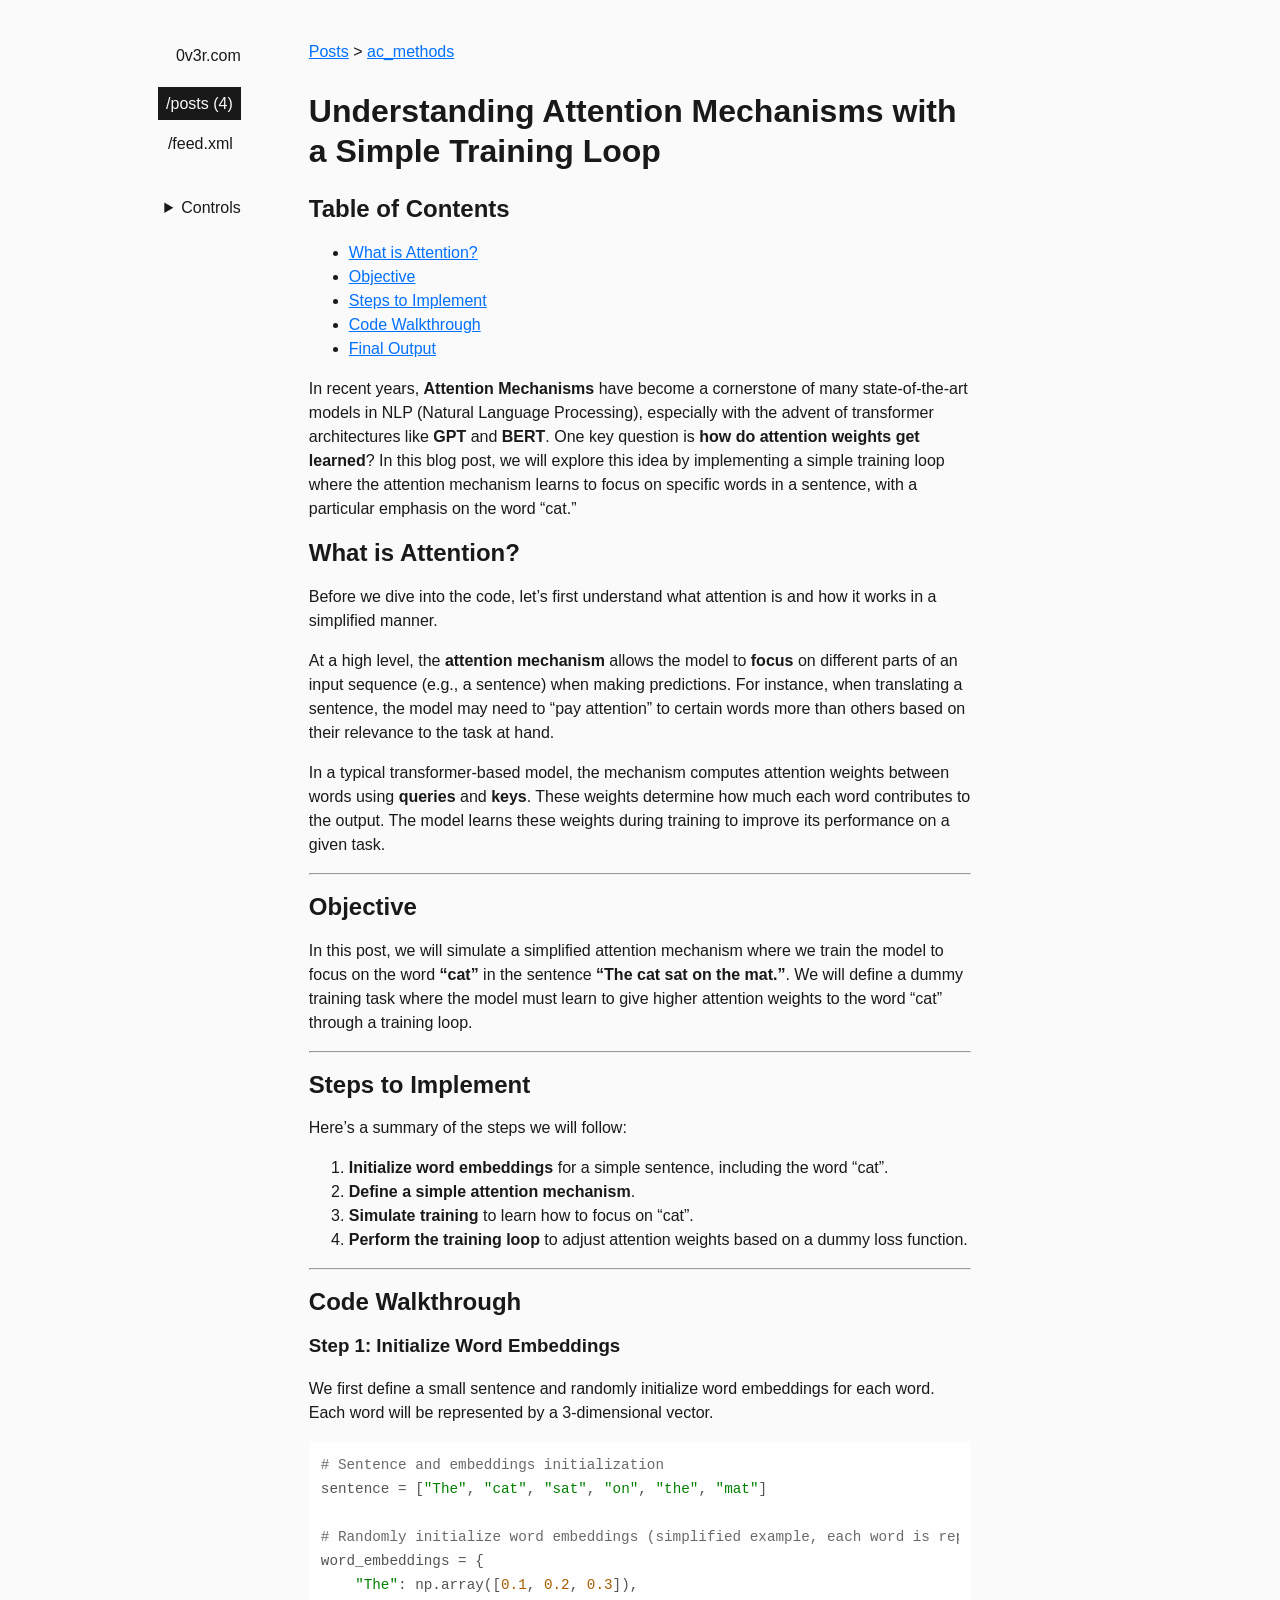
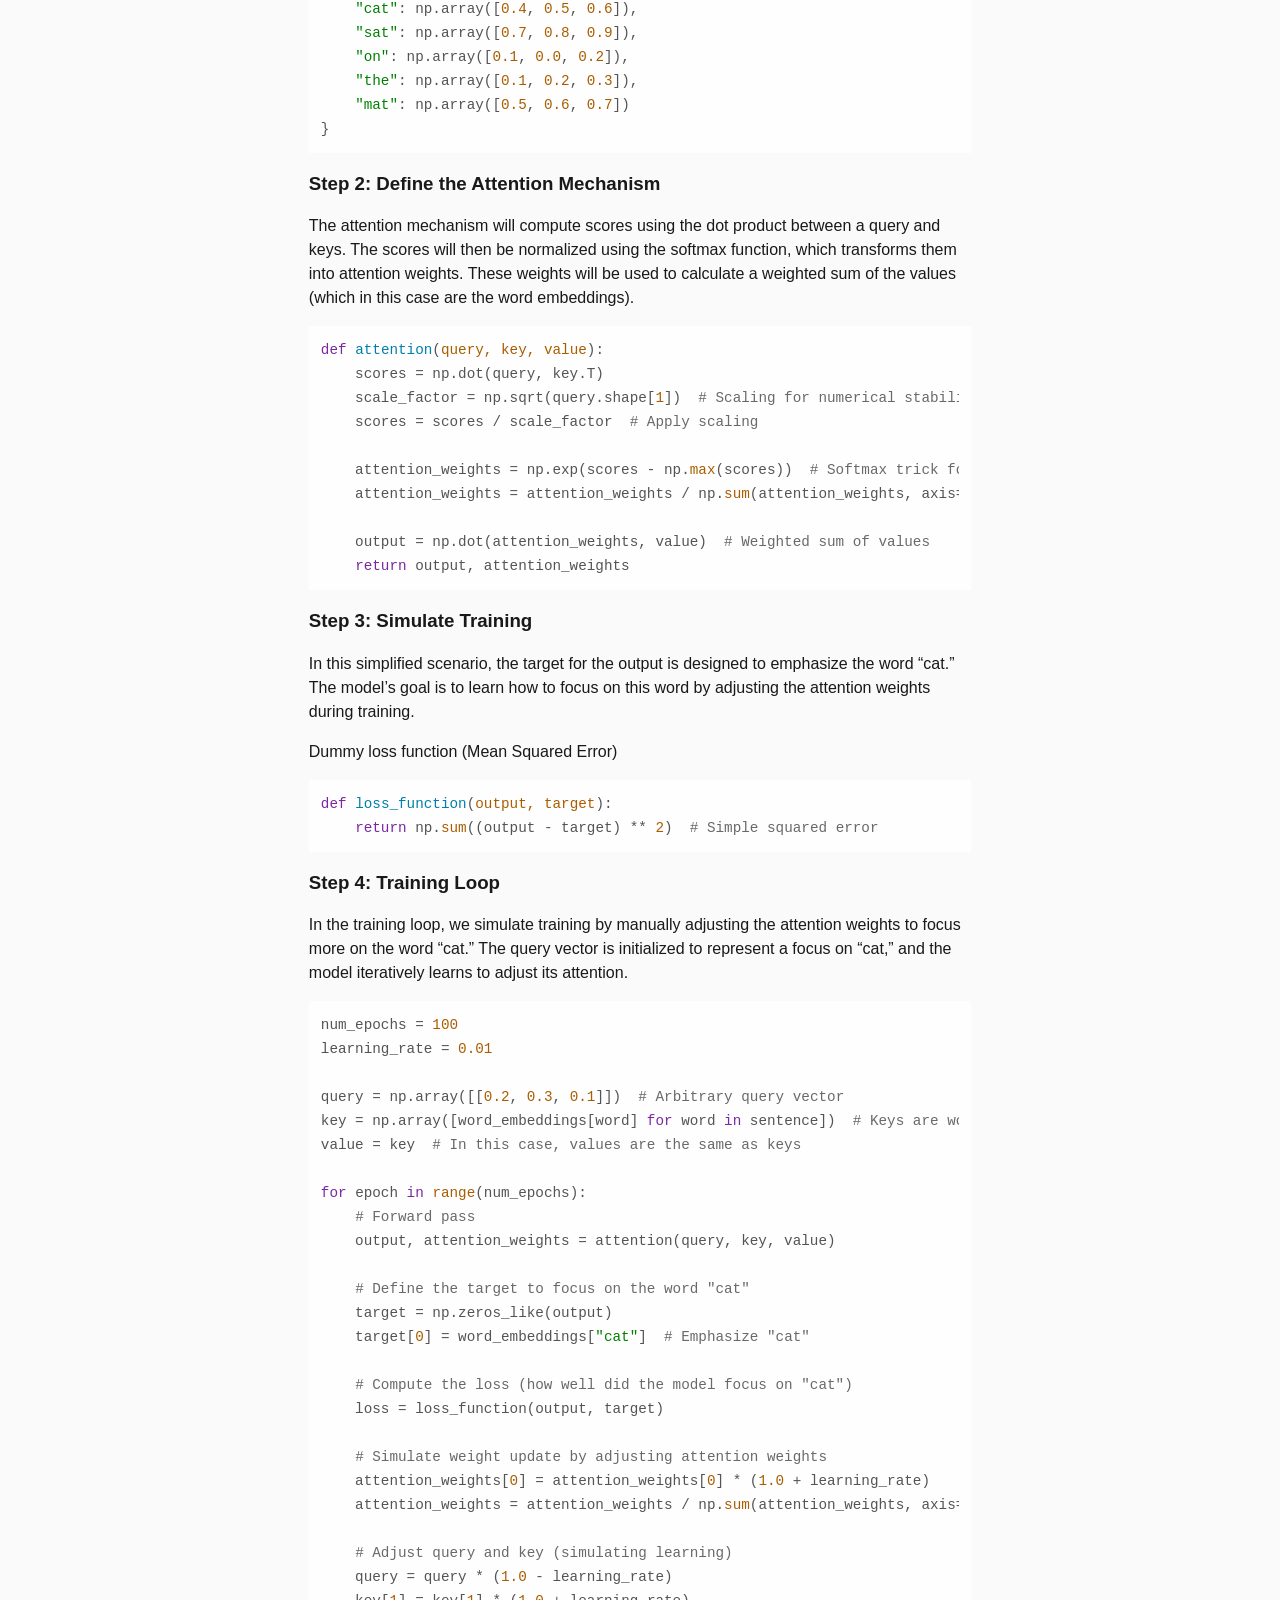
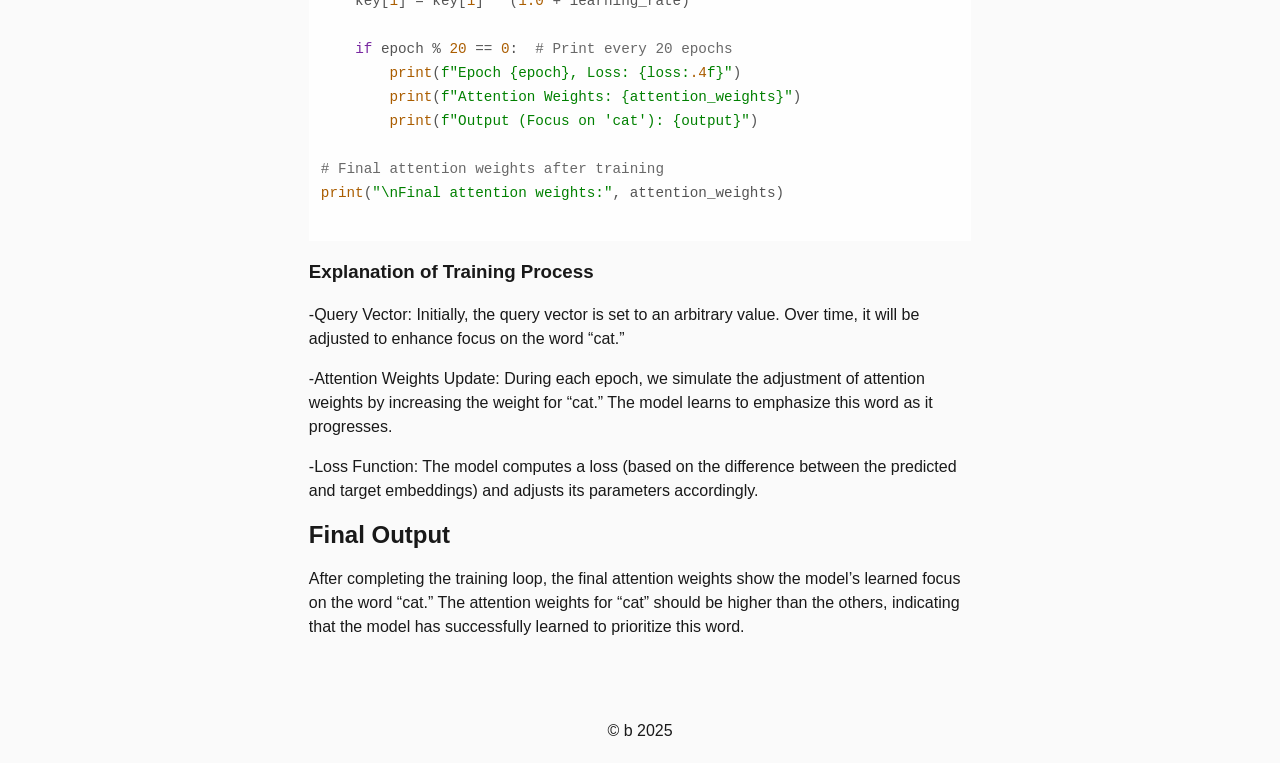
<file: posts/attention/index.html>
<!DOCTYPE html>
<html lang="en">
  <head>
  <meta charset="UTF-8" />
  <meta http-equiv="X-UA-Compatible" content="IE=edge" />
  <meta name="viewport" content="width=device-width, initial-scale=1.0" />
  <link rel="stylesheet" href="/styles/a11y-code.css">
  <link rel="icon" type="image/png" sizes="96x96" href="https://11ty.dev/img/favicon.png">
  <!-- add your favicons here -->
  <!-- <link rel="icon" type="image/png" sizes="32x32" href="/assets/icons/favicon-32x32.png"> -->
  <!-- <link rel="icon" type="image/png" sizes="16x16" href="/assets/icons/favicon-16x16.png"> -->
  
  <style>
  	:root{--white:#fafafa;--black:#191919;--gray:#212121;--gray-2:#a6a6a6;--blue:#0070ff;--blue-2:#61dcff;--ff-sans-serif:Roboto,Helvetica,sans-serif;--ff-serif:Garamond,serif;--ff-code:monospace}*{box-sizing:border-box}body{--clr-background:var(--white);--clr-text:var(--black);--clr-text-secondary:var(--gray-2);--clr-link:var(--blue);--ff-current:var(--ff-sans-serif);background:var(--clr-background);color:var(--clr-text);font-family:var(--ff-current);padding:12px;line-height:1.5rem}body.dark{--clr-background:var(--black);--clr-text:var(--white);--clr-link:var(--blue-2)}.main-container{max-width:1200px;margin:auto;display:grid;grid-template-columns:1fr 3fr 1fr;gap:3rem}main{min-height:86vh;padding-top:20px}.side-nav{text-align:end;line-height:2rem}.side-nav .site-title{all:unset}.side-nav .site-title:hover{all:unset;cursor:pointer}.side-nav a{all:unset;padding:8px;cursor:pointer}.side-nav a.active,.side-nav a:hover{background:var(--clr-text);color:var(--clr-background)}.side-nav ul{list-style:none}.side-nav ul li{margin:.5rem 0}.side-nav-inner{padding:20px;position:sticky;top:0}a{color:var(--clr-link)}.breadcrumbs{margin-bottom:1rem}article h1{font-size:2rem;line-height:2.5rem}article h1>a,article h2>a,article h3>a{color:var(--clr-text);text-decoration:none}article a:hover{color:var(--clr-link)}article img{max-width:100%}.thumbnail-container img{max-width:100%}.post-entries{padding:0;list-style:none}.post-entry{margin-bottom:4rem}.post-entry__title a{color:var(--clr-text)}.post-entry__title a:hover{color:var(--clr-link)}.post-entry__date{color:var(--clr-text-secondary)}.bibliography ul{padding:0;list-style:none}.bibliography li{padding-left:3rem;text-indent:-3rem;text-align:left;margin:1rem 0 .2rem 0}.main-footer{text-align:center;margin-top:4rem}.post-author{display:none}code{font-size:1.1em}pre{font-size:1em;overflow-x:auto;font-family:var(--ff-code);padding:12px;display:grid}pre code{overflow-x:auto}select{padding:2px;border:1px solid var(--clr-text);background-color:var(--clr-background);color:var(--clr-text);font-size:1em}button{padding:4px;border:1px solid var(--clr-text);color:var(--clr-text);background-color:transparent;cursor:pointer}.side-nav .controls{margin-top:2rem}@media (max-width:1200px){.main-container{grid-template-columns:1fr 3fr}}@media (max-width:720px){.main-container{grid-template-columns:1fr}}@media print{body.dark{--clr-background:#fff;--clr-text:#000;--clr-link:var(--blue)}.side-nav{display:none}.main-footer{display:none}.post-author{display:block}}
  </style>
  <meta property="og:title" content="Understanding Attention Mechanisms with a Simple Training Loop">
  <meta property="og:image" content="">
  <meta property="og:description" content="In recent years, **Attention Mechanisms** have become a cornerstone of many state-of-the-art models in NLP (Natural Language Processing), especially with the advent of transformer architectures like **GPT** and **BERT**. One key question is **how do attention weights get learned**? In this blog post, we will explore this idea by implementing a simple training loop where the attention mechanism learns to focus on specific words in a sentence, with a particular emphasis on the word cat.">
  <meta name="description" content="In recent years, **Attention Mechanisms** have become a cornerstone of many state-of-the-art models in NLP (Natural Language Processing), especially with the advent of transformer architectures like **GPT** and **BERT**. One key question is **how do attention weights get learned**? In this blog post, we will explore this idea by implementing a simple training loop where the attention mechanism learns to focus on specific words in a sentence, with a particular emphasis on the word cat.">
  <meta name="theme-color" content="#0f0f11">
  <title>Understanding Attention Mechanisms with a Simple Training Loop | 0v3r.com</title>
</head>

  <body>
    <div class="main-container">
      <aside class="side-nav">
        <div class="side-nav-inner">
          <a class="site-title" href="/">
            0v3r.com
          </a>
          <nav>
  <ul><li>
        <a
          class="nav-link
            
               active 
            
          "
          href="/posts"
        > /posts 
    (4)
  
   </a>
      </li><li>
        <a
          class="nav-link
            
              
            
          "
          href="/feed.xml"
        > /feed.xml 
   </a>
      </li></ul>
</nav>

          <div class="controls">
            <details>
              <summary>Controls</summary>
              <div>
  <label for="theme">Theme</label>
  <select name="theme" id="theme">
    <option value="system">system</option>
    <option value="light">light</option>
    <option value="dark">dark</option>
  </select>
</div>

              <div>
  <label for="font">Font</label>
  <select name="font" id="font">
    <option value="sansSerif">sans-serif</option>
    <option value="serif">serif</option>
  </select>
</div>

              <div>
                <button onclick="print()">Print this page</button>
              </div>
            </details>
          </div>
        </div>
      </aside>
      <main>
        


<nav class="breadcrumbs">
  
    <span><a href="/posts/">Posts</a></span>
    
      &gt;
    
  
    <span><a href="/posts/actor_critic_one_step_explanation/">ac_methods</a></span>
    
  
</nav>


        

<article>
    <h1>Understanding Attention Mechanisms with a Simple Training Loop</h1>
    <div class="post-author">
      by
      <strong>
        
          chat.,
        
      </strong>
    <span>Jan 3, 2025</span>
    </div>
    <p><div class="table-of-contents"><h2>Table of Contents</h2><ul><li><a href="#what-is-attention%3F">What is Attention?</a></li><li><a href="#objective">Objective</a></li><li><a href="#steps-to-implement">Steps to Implement</a></li><li><a href="#code-walkthrough">Code Walkthrough</a></li><li><a href="#final-output">Final Output</a></li></ul></div></p>
<p>In recent years, <strong>Attention Mechanisms</strong> have become a cornerstone of many state-of-the-art models in NLP (Natural Language Processing), especially with the advent of transformer architectures like <strong>GPT</strong> and <strong>BERT</strong>. One key question is <strong>how do attention weights get learned</strong>? In this blog post, we will explore this idea by implementing a simple training loop where the attention mechanism learns to focus on specific words in a sentence, with a particular emphasis on the word “cat.”</p>
<h2 id="what-is-attention%3F" tabindex="-1"><a class="header-anchor" href="#what-is-attention%3F">What is Attention?</a></h2>
<p>Before we dive into the code, let’s first understand what attention is and how it works in a simplified manner.</p>
<p>At a high level, the <strong>attention mechanism</strong> allows the model to <strong>focus</strong> on different parts of an input sequence (e.g., a sentence) when making predictions. For instance, when translating a sentence, the model may need to “pay attention” to certain words more than others based on their relevance to the task at hand.</p>
<p>In a typical transformer-based model, the mechanism computes attention weights between words using <strong>queries</strong> and <strong>keys</strong>. These weights determine how much each word contributes to the output. The model learns these weights during training to improve its performance on a given task.</p>
<hr>
<h2 id="objective" tabindex="-1"><a class="header-anchor" href="#objective">Objective</a></h2>
<p>In this post, we will simulate a simplified attention mechanism where we train the model to focus on the word <strong>“cat”</strong> in the sentence <strong>“The cat sat on the mat.”</strong>. We will define a dummy training task where the model must learn to give higher attention weights to the word “cat” through a training loop.</p>
<hr>
<h2 id="steps-to-implement" tabindex="-1"><a class="header-anchor" href="#steps-to-implement">Steps to Implement</a></h2>
<p>Here’s a summary of the steps we will follow:</p>
<ol>
<li><strong>Initialize word embeddings</strong> for a simple sentence, including the word “cat”.</li>
<li><strong>Define a simple attention mechanism</strong>.</li>
<li><strong>Simulate training</strong> to learn how to focus on “cat”.</li>
<li><strong>Perform the training loop</strong> to adjust attention weights based on a dummy loss function.</li>
</ol>
<hr>
<h2 id="code-walkthrough" tabindex="-1"><a class="header-anchor" href="#code-walkthrough">Code Walkthrough</a></h2>
<h3 id="step-1%3A-initialize-word-embeddings" tabindex="-1"><a class="header-anchor" href="#step-1%3A-initialize-word-embeddings">Step 1: Initialize Word Embeddings</a></h3>
<p>We first define a small sentence and randomly initialize word embeddings for each word. Each word will be represented by a 3-dimensional vector.</p>
<pre><code class="hljs language-python"><span class="hljs-comment"># Sentence and embeddings initialization</span>
sentence = [<span class="hljs-string">&quot;The&quot;</span>, <span class="hljs-string">&quot;cat&quot;</span>, <span class="hljs-string">&quot;sat&quot;</span>, <span class="hljs-string">&quot;on&quot;</span>, <span class="hljs-string">&quot;the&quot;</span>, <span class="hljs-string">&quot;mat&quot;</span>]

<span class="hljs-comment"># Randomly initialize word embeddings (simplified example, each word is represented by a 3D vector)</span>
word_embeddings = {
    <span class="hljs-string">&quot;The&quot;</span>: np.array([<span class="hljs-number">0.1</span>, <span class="hljs-number">0.2</span>, <span class="hljs-number">0.3</span>]),
    <span class="hljs-string">&quot;cat&quot;</span>: np.array([<span class="hljs-number">0.4</span>, <span class="hljs-number">0.5</span>, <span class="hljs-number">0.6</span>]),
    <span class="hljs-string">&quot;sat&quot;</span>: np.array([<span class="hljs-number">0.7</span>, <span class="hljs-number">0.8</span>, <span class="hljs-number">0.9</span>]),
    <span class="hljs-string">&quot;on&quot;</span>: np.array([<span class="hljs-number">0.1</span>, <span class="hljs-number">0.0</span>, <span class="hljs-number">0.2</span>]),
    <span class="hljs-string">&quot;the&quot;</span>: np.array([<span class="hljs-number">0.1</span>, <span class="hljs-number">0.2</span>, <span class="hljs-number">0.3</span>]),
    <span class="hljs-string">&quot;mat&quot;</span>: np.array([<span class="hljs-number">0.5</span>, <span class="hljs-number">0.6</span>, <span class="hljs-number">0.7</span>])
}
</code></pre>
<h3 id="step-2%3A-define-the-attention-mechanism" tabindex="-1"><a class="header-anchor" href="#step-2%3A-define-the-attention-mechanism">Step 2: Define the Attention Mechanism</a></h3>
<p>The attention mechanism will compute scores using the dot product between a query and keys. The scores will then be normalized using the softmax function, which transforms them into attention weights. These weights will be used to calculate a weighted sum of the values (which in this case are the word embeddings).</p>
<pre><code class="hljs language-python"><span class="hljs-keyword">def</span> <span class="hljs-title function_">attention</span>(<span class="hljs-params">query, key, value</span>):
    scores = np.dot(query, key.T)
    scale_factor = np.sqrt(query.shape[<span class="hljs-number">1</span>])  <span class="hljs-comment"># Scaling for numerical stability</span>
    scores = scores / scale_factor  <span class="hljs-comment"># Apply scaling</span>

    attention_weights = np.exp(scores - np.<span class="hljs-built_in">max</span>(scores))  <span class="hljs-comment"># Softmax trick for stability</span>
    attention_weights = attention_weights / np.<span class="hljs-built_in">sum</span>(attention_weights, axis=-<span class="hljs-number">1</span>, keepdims=<span class="hljs-literal">True</span>)

    output = np.dot(attention_weights, value)  <span class="hljs-comment"># Weighted sum of values</span>
    <span class="hljs-keyword">return</span> output, attention_weights
</code></pre>
<h3 id="step-3%3A-simulate-training" tabindex="-1"><a class="header-anchor" href="#step-3%3A-simulate-training">Step 3: Simulate Training</a></h3>
<p>In this simplified scenario, the target for the output is designed to emphasize the word “cat.” The model’s goal is to learn how to focus on this word by adjusting the attention weights during training.</p>
<p>Dummy loss function (Mean Squared Error)</p>
<pre><code class="hljs language-python"><span class="hljs-keyword">def</span> <span class="hljs-title function_">loss_function</span>(<span class="hljs-params">output, target</span>):
    <span class="hljs-keyword">return</span> np.<span class="hljs-built_in">sum</span>((output - target) ** <span class="hljs-number">2</span>)  <span class="hljs-comment"># Simple squared error</span>
</code></pre>
<h3 id="step-4%3A-training-loop" tabindex="-1"><a class="header-anchor" href="#step-4%3A-training-loop">Step 4: Training Loop</a></h3>
<p>In the training loop, we simulate training by manually adjusting the attention weights to focus more on the word “cat.” The query vector is initialized to represent a focus on “cat,” and the model iteratively learns to adjust its attention.</p>
<pre><code class="hljs language-python">num_epochs = <span class="hljs-number">100</span>
learning_rate = <span class="hljs-number">0.01</span>

query = np.array([[<span class="hljs-number">0.2</span>, <span class="hljs-number">0.3</span>, <span class="hljs-number">0.1</span>]])  <span class="hljs-comment"># Arbitrary query vector</span>
key = np.array([word_embeddings[word] <span class="hljs-keyword">for</span> word <span class="hljs-keyword">in</span> sentence])  <span class="hljs-comment"># Keys are word embeddings</span>
value = key  <span class="hljs-comment"># In this case, values are the same as keys</span>

<span class="hljs-keyword">for</span> epoch <span class="hljs-keyword">in</span> <span class="hljs-built_in">range</span>(num_epochs):
    <span class="hljs-comment"># Forward pass</span>
    output, attention_weights = attention(query, key, value)

    <span class="hljs-comment"># Define the target to focus on the word &quot;cat&quot;</span>
    target = np.zeros_like(output)
    target[<span class="hljs-number">0</span>] = word_embeddings[<span class="hljs-string">&quot;cat&quot;</span>]  <span class="hljs-comment"># Emphasize &quot;cat&quot;</span>

    <span class="hljs-comment"># Compute the loss (how well did the model focus on &quot;cat&quot;)</span>
    loss = loss_function(output, target)

    <span class="hljs-comment"># Simulate weight update by adjusting attention weights</span>
    attention_weights[<span class="hljs-number">0</span>] = attention_weights[<span class="hljs-number">0</span>] * (<span class="hljs-number">1.0</span> + learning_rate)
    attention_weights = attention_weights / np.<span class="hljs-built_in">sum</span>(attention_weights, axis=-<span class="hljs-number">1</span>, keepdims=<span class="hljs-literal">True</span>)

    <span class="hljs-comment"># Adjust query and key (simulating learning)</span>
    query = query * (<span class="hljs-number">1.0</span> - learning_rate)
    key[<span class="hljs-number">1</span>] = key[<span class="hljs-number">1</span>] * (<span class="hljs-number">1.0</span> + learning_rate)

    <span class="hljs-keyword">if</span> epoch % <span class="hljs-number">20</span> == <span class="hljs-number">0</span>:  <span class="hljs-comment"># Print every 20 epochs</span>
        <span class="hljs-built_in">print</span>(<span class="hljs-string">f&quot;Epoch <span class="hljs-subst">{epoch}</span>, Loss: <span class="hljs-subst">{loss:<span class="hljs-number">.4</span>f}</span>&quot;</span>)
        <span class="hljs-built_in">print</span>(<span class="hljs-string">f&quot;Attention Weights: <span class="hljs-subst">{attention_weights}</span>&quot;</span>)
        <span class="hljs-built_in">print</span>(<span class="hljs-string">f&quot;Output (Focus on &#x27;cat&#x27;): <span class="hljs-subst">{output}</span>&quot;</span>)

<span class="hljs-comment"># Final attention weights after training</span>
<span class="hljs-built_in">print</span>(<span class="hljs-string">&quot;\nFinal attention weights:&quot;</span>, attention_weights)

</code></pre>
<h3 id="explanation-of-training-process" tabindex="-1"><a class="header-anchor" href="#explanation-of-training-process">Explanation of Training Process</a></h3>
<p>-Query Vector: Initially, the query vector is set to an arbitrary value. Over time, it will be adjusted to enhance focus on the word “cat.”</p>
<p>-Attention Weights Update: During each epoch, we simulate the adjustment of attention weights by increasing the weight for “cat.” The model learns to emphasize this word as it progresses.</p>
<p>-Loss Function: The model computes a loss (based on the difference between the predicted and target embeddings) and adjusts its parameters accordingly.</p>
<h2 id="final-output" tabindex="-1"><a class="header-anchor" href="#final-output">Final Output</a></h2>
<p>After completing the training loop, the final attention weights show the model’s learned focus on the word “cat.” The attention weights for “cat” should be higher than the others, indicating that the model has successfully learned to prioritize this word.</p>

</article>

      </main>
    </div>
    <footer class="main-footer">
  &copy; b 2025
</footer>

  </body>
  
  <script>
  function initThemeHandler(){const e=document.querySelector('select[id="theme"]'),t=window.matchMedia("(prefers-color-scheme: dark)").matches?"dark":"light",o=localStorage.getItem("theme"),n=document.querySelector('meta[name="theme-color"]'),a=getComputedStyle(document.body);function r(e){"dark"===e?document.body.classList.add("dark"):document.body.classList.remove("dark");const t=a.getPropertyValue("--clr-background");n.setAttribute("content",t)}e.value=o||"system",r("dark"===o||"light"===o?o:t),e.addEventListener("change",(()=>{"system"===e.value?r(t):r(e.value),localStorage.setItem("theme",e.value)}))}function initFontHandler(){const e=getComputedStyle(document.body),t=e.getPropertyValue("--ff-sans-serif"),o=e.getPropertyValue("--ff-serif"),n=localStorage.getItem("font"),a=document.querySelector('select[id="font"]');function r(e){document.body.style.fontFamily="serif"===e?o:t}"serif"===n&&(r(n),a.value=n),a.addEventListener("change",(()=>{r(a.value),localStorage.setItem("font",a.value)}))}initThemeHandler(),initFontHandler();
  </script>
</html>
</file>
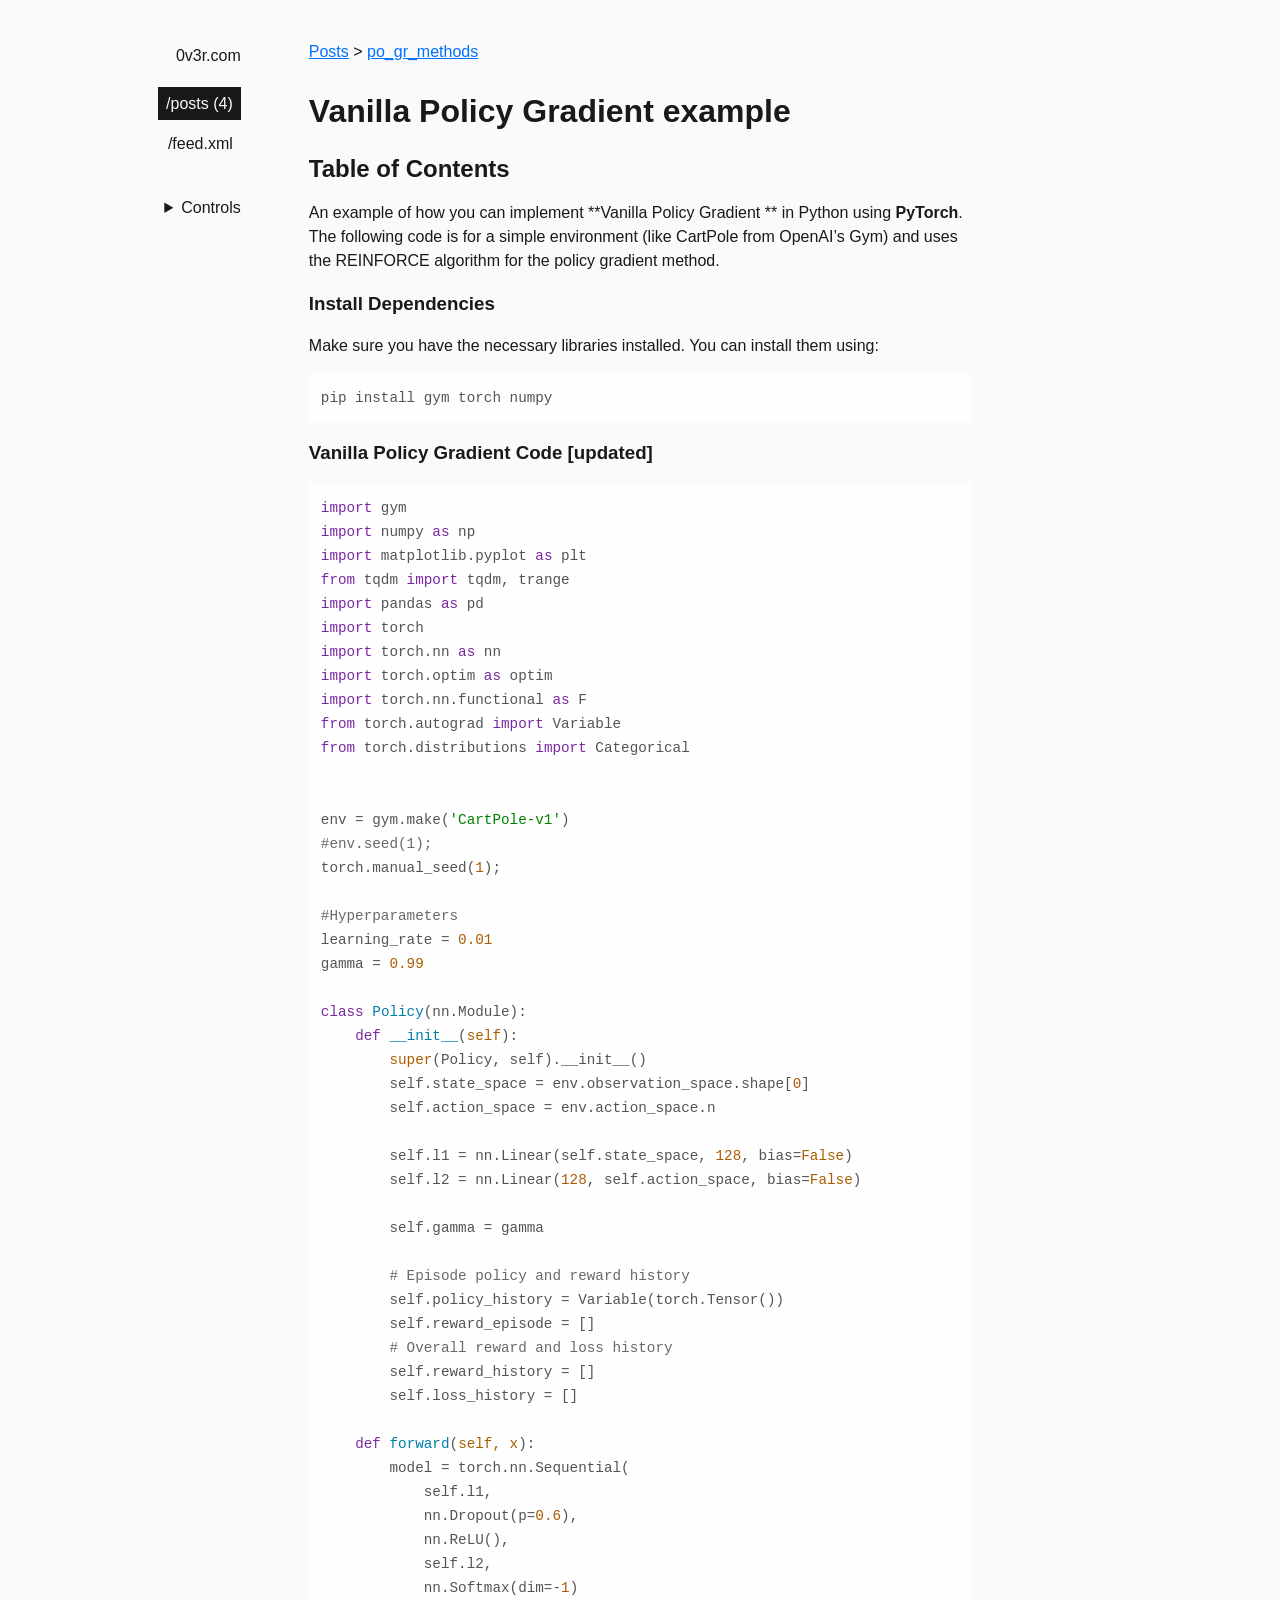
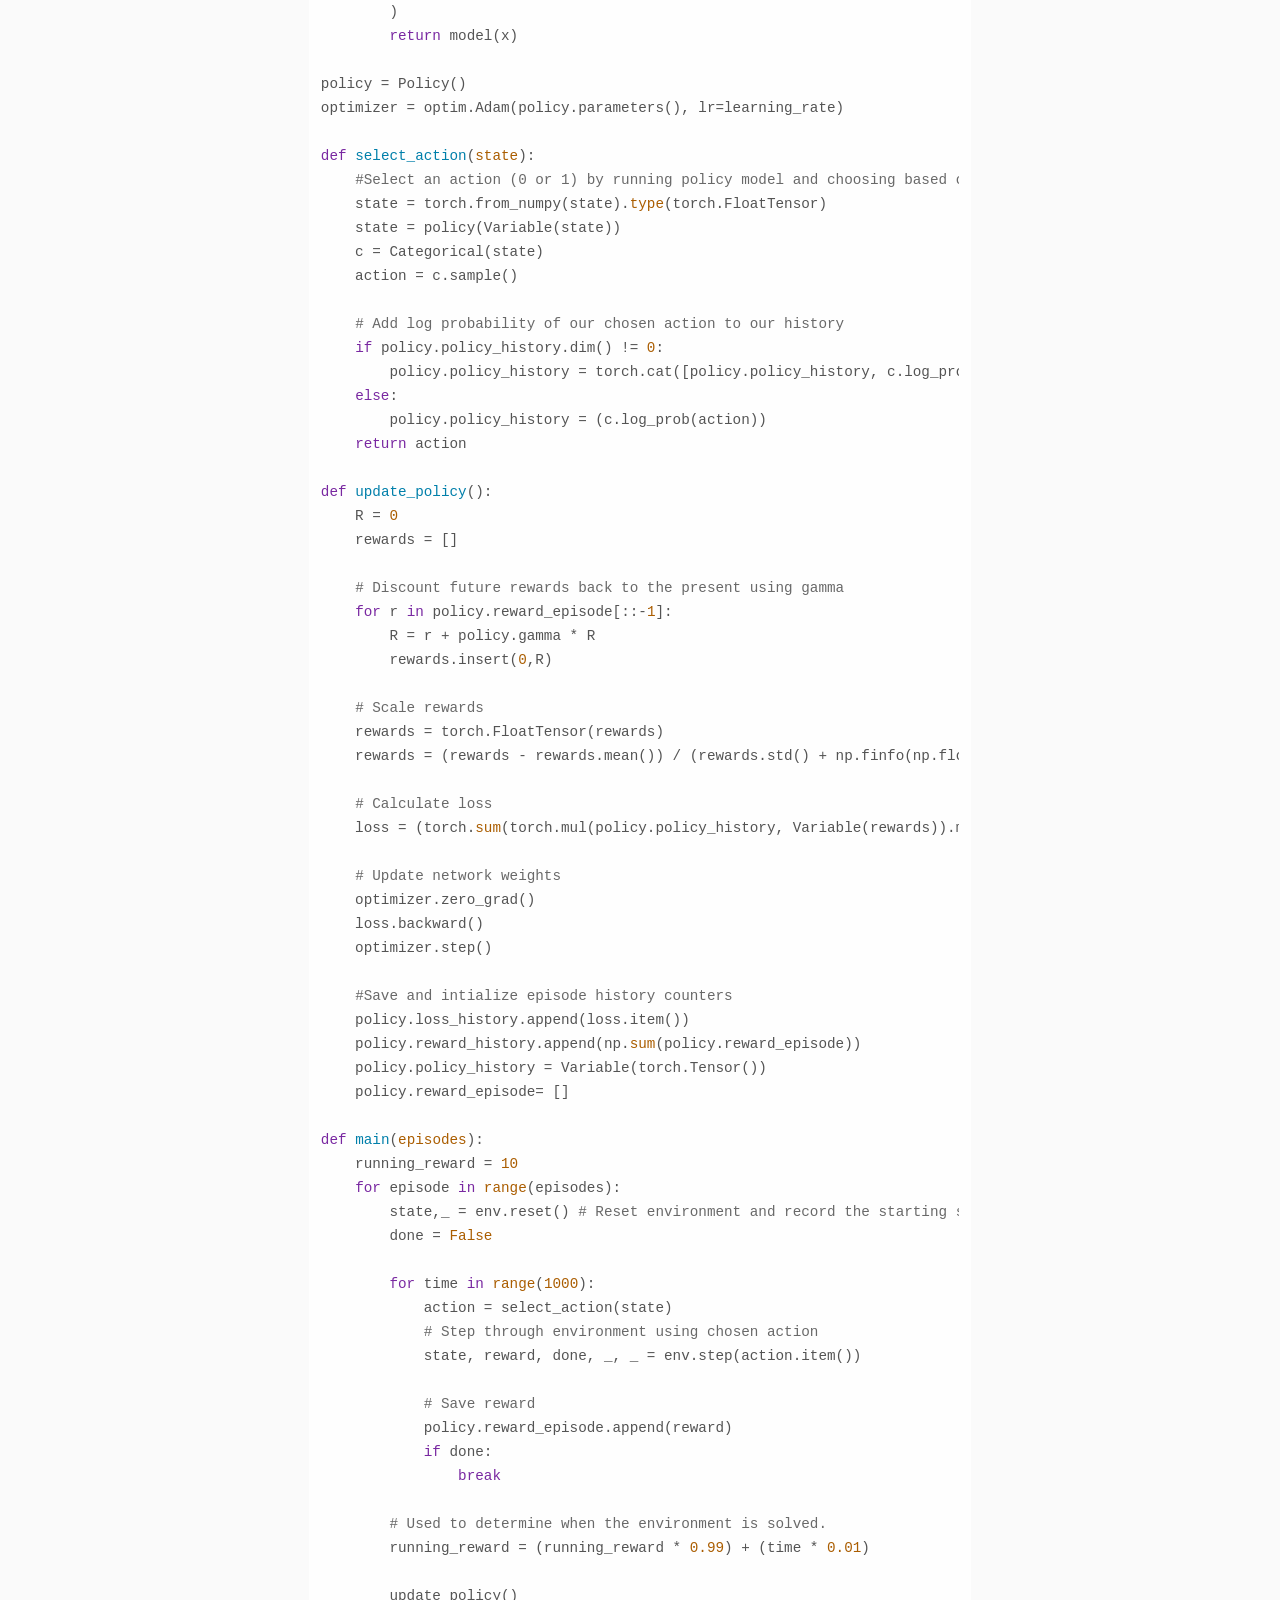
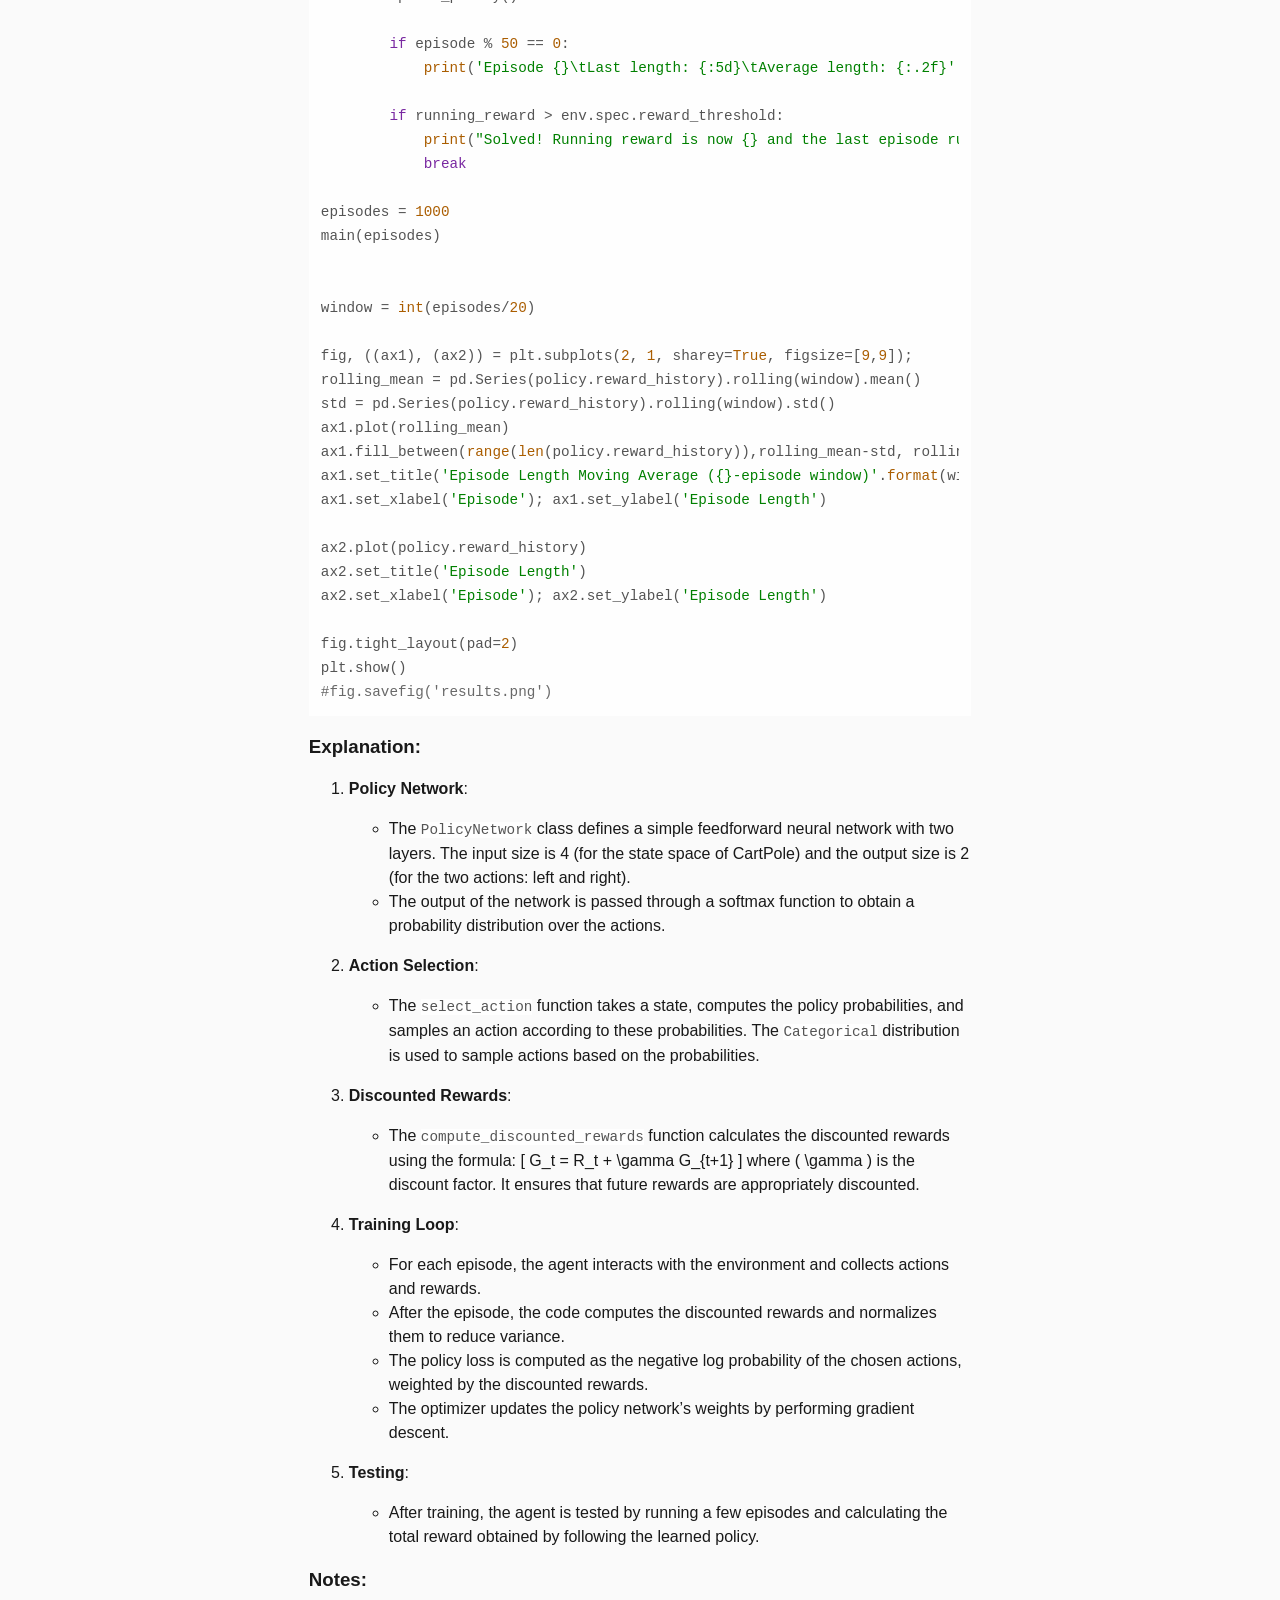
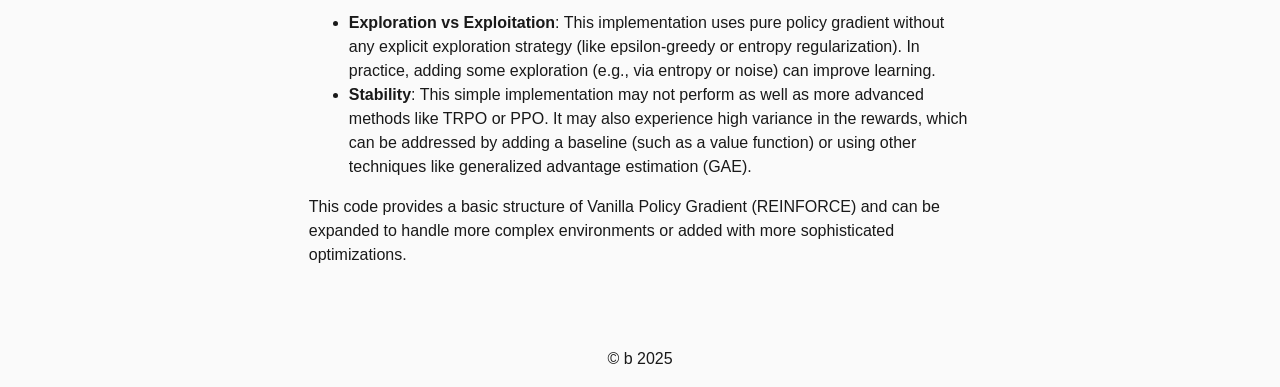
<file: posts/policy_gradient_example/index.html>
<!DOCTYPE html>
<html lang="en">
  <head>
  <meta charset="UTF-8" />
  <meta http-equiv="X-UA-Compatible" content="IE=edge" />
  <meta name="viewport" content="width=device-width, initial-scale=1.0" />
  <link rel="stylesheet" href="/styles/a11y-code.css">
  <link rel="icon" type="image/png" sizes="96x96" href="https://11ty.dev/img/favicon.png">
  <!-- add your favicons here -->
  <!-- <link rel="icon" type="image/png" sizes="32x32" href="/assets/icons/favicon-32x32.png"> -->
  <!-- <link rel="icon" type="image/png" sizes="16x16" href="/assets/icons/favicon-16x16.png"> -->
  
  <style>
  	:root{--white:#fafafa;--black:#191919;--gray:#212121;--gray-2:#a6a6a6;--blue:#0070ff;--blue-2:#61dcff;--ff-sans-serif:Roboto,Helvetica,sans-serif;--ff-serif:Garamond,serif;--ff-code:monospace}*{box-sizing:border-box}body{--clr-background:var(--white);--clr-text:var(--black);--clr-text-secondary:var(--gray-2);--clr-link:var(--blue);--ff-current:var(--ff-sans-serif);background:var(--clr-background);color:var(--clr-text);font-family:var(--ff-current);padding:12px;line-height:1.5rem}body.dark{--clr-background:var(--black);--clr-text:var(--white);--clr-link:var(--blue-2)}.main-container{max-width:1200px;margin:auto;display:grid;grid-template-columns:1fr 3fr 1fr;gap:3rem}main{min-height:86vh;padding-top:20px}.side-nav{text-align:end;line-height:2rem}.side-nav .site-title{all:unset}.side-nav .site-title:hover{all:unset;cursor:pointer}.side-nav a{all:unset;padding:8px;cursor:pointer}.side-nav a.active,.side-nav a:hover{background:var(--clr-text);color:var(--clr-background)}.side-nav ul{list-style:none}.side-nav ul li{margin:.5rem 0}.side-nav-inner{padding:20px;position:sticky;top:0}a{color:var(--clr-link)}.breadcrumbs{margin-bottom:1rem}article h1{font-size:2rem;line-height:2.5rem}article h1>a,article h2>a,article h3>a{color:var(--clr-text);text-decoration:none}article a:hover{color:var(--clr-link)}article img{max-width:100%}.thumbnail-container img{max-width:100%}.post-entries{padding:0;list-style:none}.post-entry{margin-bottom:4rem}.post-entry__title a{color:var(--clr-text)}.post-entry__title a:hover{color:var(--clr-link)}.post-entry__date{color:var(--clr-text-secondary)}.bibliography ul{padding:0;list-style:none}.bibliography li{padding-left:3rem;text-indent:-3rem;text-align:left;margin:1rem 0 .2rem 0}.main-footer{text-align:center;margin-top:4rem}.post-author{display:none}code{font-size:1.1em}pre{font-size:1em;overflow-x:auto;font-family:var(--ff-code);padding:12px;display:grid}pre code{overflow-x:auto}select{padding:2px;border:1px solid var(--clr-text);background-color:var(--clr-background);color:var(--clr-text);font-size:1em}button{padding:4px;border:1px solid var(--clr-text);color:var(--clr-text);background-color:transparent;cursor:pointer}.side-nav .controls{margin-top:2rem}@media (max-width:1200px){.main-container{grid-template-columns:1fr 3fr}}@media (max-width:720px){.main-container{grid-template-columns:1fr}}@media print{body.dark{--clr-background:#fff;--clr-text:#000;--clr-link:var(--blue)}.side-nav{display:none}.main-footer{display:none}.post-author{display:block}}
  </style>
  <meta property="og:title" content="Vanilla Policy Gradient example">
  <meta property="og:image" content="">
  <meta property="og:description" content="An example of how you can implement **Vanilla Policy Gradient ** in Python using **PyTorch**. The following code is for a simple environment (like CartPole from OpenAI&#39;s Gym) and uses the REINFORCE algorithm for the policy gradient method.">
  <meta name="description" content="An example of how you can implement **Vanilla Policy Gradient ** in Python using **PyTorch**. The following code is for a simple environment (like CartPole from OpenAI&#39;s Gym) and uses the REINFORCE algorithm for the policy gradient method.">
  <meta name="theme-color" content="#0f0f11">
  <title>Vanilla Policy Gradient example | 0v3r.com</title>
</head>

  <body>
    <div class="main-container">
      <aside class="side-nav">
        <div class="side-nav-inner">
          <a class="site-title" href="/">
            0v3r.com
          </a>
          <nav>
  <ul><li>
        <a
          class="nav-link
            
               active 
            
          "
          href="/posts"
        > /posts 
    (4)
  
   </a>
      </li><li>
        <a
          class="nav-link
            
              
            
          "
          href="/feed.xml"
        > /feed.xml 
   </a>
      </li></ul>
</nav>

          <div class="controls">
            <details>
              <summary>Controls</summary>
              <div>
  <label for="theme">Theme</label>
  <select name="theme" id="theme">
    <option value="system">system</option>
    <option value="light">light</option>
    <option value="dark">dark</option>
  </select>
</div>

              <div>
  <label for="font">Font</label>
  <select name="font" id="font">
    <option value="sansSerif">sans-serif</option>
    <option value="serif">serif</option>
  </select>
</div>

              <div>
                <button onclick="print()">Print this page</button>
              </div>
            </details>
          </div>
        </div>
      </aside>
      <main>
        


<nav class="breadcrumbs">
  
    <span><a href="/posts/">Posts</a></span>
    
      &gt;
    
  
    <span><a href="/posts/policy_gradient_example/">po_gr_methods</a></span>
    
  
</nav>


        

<article>
    <h1>Vanilla Policy Gradient example</h1>
    <div class="post-author">
      by
      <strong>
        
          chat.,
        
      </strong>
    <span>Jan 2, 2025</span>
    </div>
    <p><div class="table-of-contents"><h2>Table of Contents</h2><ul></ul></div>
An example of how you can implement **Vanilla Policy Gradient ** in Python using <strong>PyTorch</strong>. The following code is for a simple environment (like CartPole from OpenAI’s Gym) and uses the REINFORCE algorithm for the policy gradient method.</p>
<h3 id="install-dependencies" tabindex="-1"><a class="header-anchor" href="#install-dependencies">Install Dependencies</a></h3>
<p>Make sure you have the necessary libraries installed. You can install them using:</p>
<pre><code class="hljs language-bash">pip install gym torch numpy
</code></pre>
<h3 id="vanilla-policy-gradient-code-%5Bupdated%5D" tabindex="-1"><a class="header-anchor" href="#vanilla-policy-gradient-code-%5Bupdated%5D">Vanilla Policy Gradient Code [updated]</a></h3>
<pre><code class="hljs language-python"><span class="hljs-keyword">import</span> gym
<span class="hljs-keyword">import</span> numpy <span class="hljs-keyword">as</span> np
<span class="hljs-keyword">import</span> matplotlib.pyplot <span class="hljs-keyword">as</span> plt
<span class="hljs-keyword">from</span> tqdm <span class="hljs-keyword">import</span> tqdm, trange
<span class="hljs-keyword">import</span> pandas <span class="hljs-keyword">as</span> pd
<span class="hljs-keyword">import</span> torch
<span class="hljs-keyword">import</span> torch.nn <span class="hljs-keyword">as</span> nn
<span class="hljs-keyword">import</span> torch.optim <span class="hljs-keyword">as</span> optim
<span class="hljs-keyword">import</span> torch.nn.functional <span class="hljs-keyword">as</span> F
<span class="hljs-keyword">from</span> torch.autograd <span class="hljs-keyword">import</span> Variable
<span class="hljs-keyword">from</span> torch.distributions <span class="hljs-keyword">import</span> Categorical


env = gym.make(<span class="hljs-string">&#x27;CartPole-v1&#x27;</span>)
<span class="hljs-comment">#env.seed(1); </span>
torch.manual_seed(<span class="hljs-number">1</span>);

<span class="hljs-comment">#Hyperparameters</span>
learning_rate = <span class="hljs-number">0.01</span>
gamma = <span class="hljs-number">0.99</span>

<span class="hljs-keyword">class</span> <span class="hljs-title class_">Policy</span>(nn.Module):
    <span class="hljs-keyword">def</span> <span class="hljs-title function_">__init__</span>(<span class="hljs-params">self</span>):
        <span class="hljs-built_in">super</span>(Policy, self).__init__()
        self.state_space = env.observation_space.shape[<span class="hljs-number">0</span>]
        self.action_space = env.action_space.n
        
        self.l1 = nn.Linear(self.state_space, <span class="hljs-number">128</span>, bias=<span class="hljs-literal">False</span>)
        self.l2 = nn.Linear(<span class="hljs-number">128</span>, self.action_space, bias=<span class="hljs-literal">False</span>)
        
        self.gamma = gamma
        
        <span class="hljs-comment"># Episode policy and reward history </span>
        self.policy_history = Variable(torch.Tensor()) 
        self.reward_episode = []
        <span class="hljs-comment"># Overall reward and loss history</span>
        self.reward_history = []
        self.loss_history = []

    <span class="hljs-keyword">def</span> <span class="hljs-title function_">forward</span>(<span class="hljs-params">self, x</span>):    
        model = torch.nn.Sequential(
            self.l1,
            nn.Dropout(p=<span class="hljs-number">0.6</span>),
            nn.ReLU(),
            self.l2,
            nn.Softmax(dim=-<span class="hljs-number">1</span>)
        )
        <span class="hljs-keyword">return</span> model(x)

policy = Policy()
optimizer = optim.Adam(policy.parameters(), lr=learning_rate)

<span class="hljs-keyword">def</span> <span class="hljs-title function_">select_action</span>(<span class="hljs-params">state</span>):
    <span class="hljs-comment">#Select an action (0 or 1) by running policy model and choosing based on the probabilities in state</span>
    state = torch.from_numpy(state).<span class="hljs-built_in">type</span>(torch.FloatTensor)
    state = policy(Variable(state))
    c = Categorical(state)
    action = c.sample()
    
    <span class="hljs-comment"># Add log probability of our chosen action to our history    </span>
    <span class="hljs-keyword">if</span> policy.policy_history.dim() != <span class="hljs-number">0</span>:
        policy.policy_history = torch.cat([policy.policy_history, c.log_prob(action).unsqueeze(<span class="hljs-number">0</span>)])
    <span class="hljs-keyword">else</span>:
        policy.policy_history = (c.log_prob(action))
    <span class="hljs-keyword">return</span> action

<span class="hljs-keyword">def</span> <span class="hljs-title function_">update_policy</span>():
    R = <span class="hljs-number">0</span>
    rewards = []
    
    <span class="hljs-comment"># Discount future rewards back to the present using gamma</span>
    <span class="hljs-keyword">for</span> r <span class="hljs-keyword">in</span> policy.reward_episode[::-<span class="hljs-number">1</span>]:
        R = r + policy.gamma * R
        rewards.insert(<span class="hljs-number">0</span>,R)
        
    <span class="hljs-comment"># Scale rewards</span>
    rewards = torch.FloatTensor(rewards)
    rewards = (rewards - rewards.mean()) / (rewards.std() + np.finfo(np.float32).eps)
    
    <span class="hljs-comment"># Calculate loss</span>
    loss = (torch.<span class="hljs-built_in">sum</span>(torch.mul(policy.policy_history, Variable(rewards)).mul(-<span class="hljs-number">1</span>), -<span class="hljs-number">1</span>))
    
    <span class="hljs-comment"># Update network weights</span>
    optimizer.zero_grad()
    loss.backward()
    optimizer.step()
    
    <span class="hljs-comment">#Save and intialize episode history counters</span>
    policy.loss_history.append(loss.item())
    policy.reward_history.append(np.<span class="hljs-built_in">sum</span>(policy.reward_episode))
    policy.policy_history = Variable(torch.Tensor())
    policy.reward_episode= []

<span class="hljs-keyword">def</span> <span class="hljs-title function_">main</span>(<span class="hljs-params">episodes</span>):
    running_reward = <span class="hljs-number">10</span>
    <span class="hljs-keyword">for</span> episode <span class="hljs-keyword">in</span> <span class="hljs-built_in">range</span>(episodes):
        state,_ = env.reset() <span class="hljs-comment"># Reset environment and record the starting state</span>
        done = <span class="hljs-literal">False</span>       
    
        <span class="hljs-keyword">for</span> time <span class="hljs-keyword">in</span> <span class="hljs-built_in">range</span>(<span class="hljs-number">1000</span>):
            action = select_action(state)
            <span class="hljs-comment"># Step through environment using chosen action</span>
            state, reward, done, _, _ = env.step(action.item())

            <span class="hljs-comment"># Save reward</span>
            policy.reward_episode.append(reward)
            <span class="hljs-keyword">if</span> done:
                <span class="hljs-keyword">break</span>
        
        <span class="hljs-comment"># Used to determine when the environment is solved.</span>
        running_reward = (running_reward * <span class="hljs-number">0.99</span>) + (time * <span class="hljs-number">0.01</span>)

        update_policy()

        <span class="hljs-keyword">if</span> episode % <span class="hljs-number">50</span> == <span class="hljs-number">0</span>:
            <span class="hljs-built_in">print</span>(<span class="hljs-string">&#x27;Episode {}\tLast length: {:5d}\tAverage length: {:.2f}&#x27;</span>.<span class="hljs-built_in">format</span>(episode, time, running_reward))

        <span class="hljs-keyword">if</span> running_reward &gt; env.spec.reward_threshold:
            <span class="hljs-built_in">print</span>(<span class="hljs-string">&quot;Solved! Running reward is now {} and the last episode runs to {} time steps!&quot;</span>.<span class="hljs-built_in">format</span>(running_reward, time))
            <span class="hljs-keyword">break</span>

episodes = <span class="hljs-number">1000</span>
main(episodes)


window = <span class="hljs-built_in">int</span>(episodes/<span class="hljs-number">20</span>)

fig, ((ax1), (ax2)) = plt.subplots(<span class="hljs-number">2</span>, <span class="hljs-number">1</span>, sharey=<span class="hljs-literal">True</span>, figsize=[<span class="hljs-number">9</span>,<span class="hljs-number">9</span>]);
rolling_mean = pd.Series(policy.reward_history).rolling(window).mean()
std = pd.Series(policy.reward_history).rolling(window).std()
ax1.plot(rolling_mean)
ax1.fill_between(<span class="hljs-built_in">range</span>(<span class="hljs-built_in">len</span>(policy.reward_history)),rolling_mean-std, rolling_mean+std, color=<span class="hljs-string">&#x27;orange&#x27;</span>, alpha=<span class="hljs-number">0.2</span>)
ax1.set_title(<span class="hljs-string">&#x27;Episode Length Moving Average ({}-episode window)&#x27;</span>.<span class="hljs-built_in">format</span>(window))
ax1.set_xlabel(<span class="hljs-string">&#x27;Episode&#x27;</span>); ax1.set_ylabel(<span class="hljs-string">&#x27;Episode Length&#x27;</span>)

ax2.plot(policy.reward_history)
ax2.set_title(<span class="hljs-string">&#x27;Episode Length&#x27;</span>)
ax2.set_xlabel(<span class="hljs-string">&#x27;Episode&#x27;</span>); ax2.set_ylabel(<span class="hljs-string">&#x27;Episode Length&#x27;</span>)

fig.tight_layout(pad=<span class="hljs-number">2</span>)
plt.show()
<span class="hljs-comment">#fig.savefig(&#x27;results.png&#x27;)</span>
</code></pre>
<h3 id="explanation%3A" tabindex="-1"><a class="header-anchor" href="#explanation%3A">Explanation:</a></h3>
<ol>
<li>
<p><strong>Policy Network</strong>:</p>
<ul>
<li>The <code>PolicyNetwork</code> class defines a simple feedforward neural network with two layers. The input size is 4 (for the state space of CartPole) and the output size is 2 (for the two actions: left and right).</li>
<li>The output of the network is passed through a softmax function to obtain a probability distribution over the actions.</li>
</ul>
</li>
<li>
<p><strong>Action Selection</strong>:</p>
<ul>
<li>The <code>select_action</code> function takes a state, computes the policy probabilities, and samples an action according to these probabilities. The <code>Categorical</code> distribution is used to sample actions based on the probabilities.</li>
</ul>
</li>
<li>
<p><strong>Discounted Rewards</strong>:</p>
<ul>
<li>The <code>compute_discounted_rewards</code> function calculates the discounted rewards using the formula:
[
G_t = R_t + \gamma G_{t+1}
]
where ( \gamma ) is the discount factor. It ensures that future rewards are appropriately discounted.</li>
</ul>
</li>
<li>
<p><strong>Training Loop</strong>:</p>
<ul>
<li>For each episode, the agent interacts with the environment and collects actions and rewards.</li>
<li>After the episode, the code computes the discounted rewards and normalizes them to reduce variance.</li>
<li>The policy loss is computed as the negative log probability of the chosen actions, weighted by the discounted rewards.</li>
<li>The optimizer updates the policy network’s weights by performing gradient descent.</li>
</ul>
</li>
<li>
<p><strong>Testing</strong>:</p>
<ul>
<li>After training, the agent is tested by running a few episodes and calculating the total reward obtained by following the learned policy.</li>
</ul>
</li>
</ol>
<h3 id="notes%3A" tabindex="-1"><a class="header-anchor" href="#notes%3A">Notes:</a></h3>
<ul>
<li><strong>Exploration vs Exploitation</strong>: This implementation uses pure policy gradient without any explicit exploration strategy (like epsilon-greedy or entropy regularization). In practice, adding some exploration (e.g., via entropy or noise) can improve learning.</li>
<li><strong>Stability</strong>: This simple implementation may not perform as well as more advanced methods like TRPO or PPO. It may also experience high variance in the rewards, which can be addressed by adding a baseline (such as a value function) or using other techniques like generalized advantage estimation (GAE).</li>
</ul>
<p>This code provides a basic structure of Vanilla Policy Gradient (REINFORCE) and can be expanded to handle more complex environments or added with more sophisticated optimizations.</p>

</article>

      </main>
    </div>
    <footer class="main-footer">
  &copy; b 2025
</footer>

  </body>
  
  <script>
  function initThemeHandler(){const e=document.querySelector('select[id="theme"]'),t=window.matchMedia("(prefers-color-scheme: dark)").matches?"dark":"light",o=localStorage.getItem("theme"),n=document.querySelector('meta[name="theme-color"]'),a=getComputedStyle(document.body);function r(e){"dark"===e?document.body.classList.add("dark"):document.body.classList.remove("dark");const t=a.getPropertyValue("--clr-background");n.setAttribute("content",t)}e.value=o||"system",r("dark"===o||"light"===o?o:t),e.addEventListener("change",(()=>{"system"===e.value?r(t):r(e.value),localStorage.setItem("theme",e.value)}))}function initFontHandler(){const e=getComputedStyle(document.body),t=e.getPropertyValue("--ff-sans-serif"),o=e.getPropertyValue("--ff-serif"),n=localStorage.getItem("font"),a=document.querySelector('select[id="font"]');function r(e){document.body.style.fontFamily="serif"===e?o:t}"serif"===n&&(r(n),a.value=n),a.addEventListener("change",(()=>{r(a.value),localStorage.setItem("font",a.value)}))}initThemeHandler(),initFontHandler();
  </script>
</html>
</file>
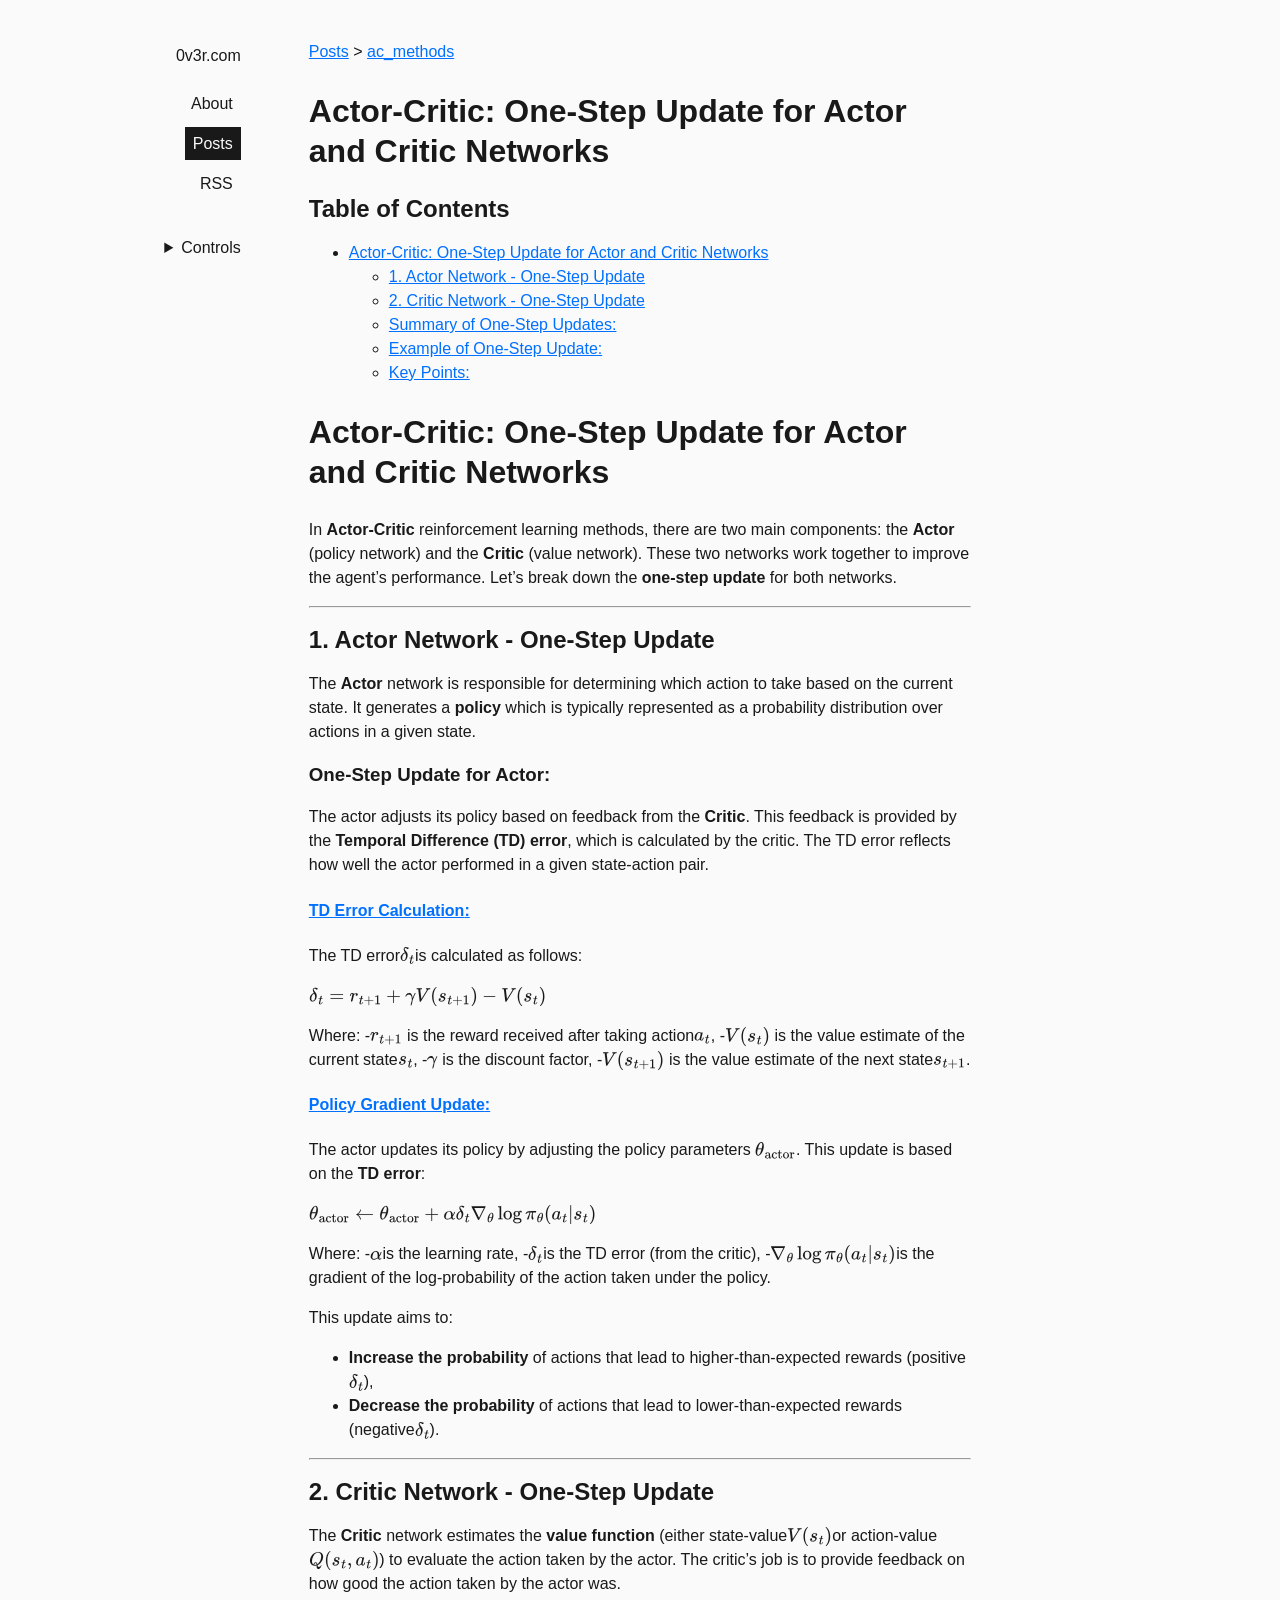
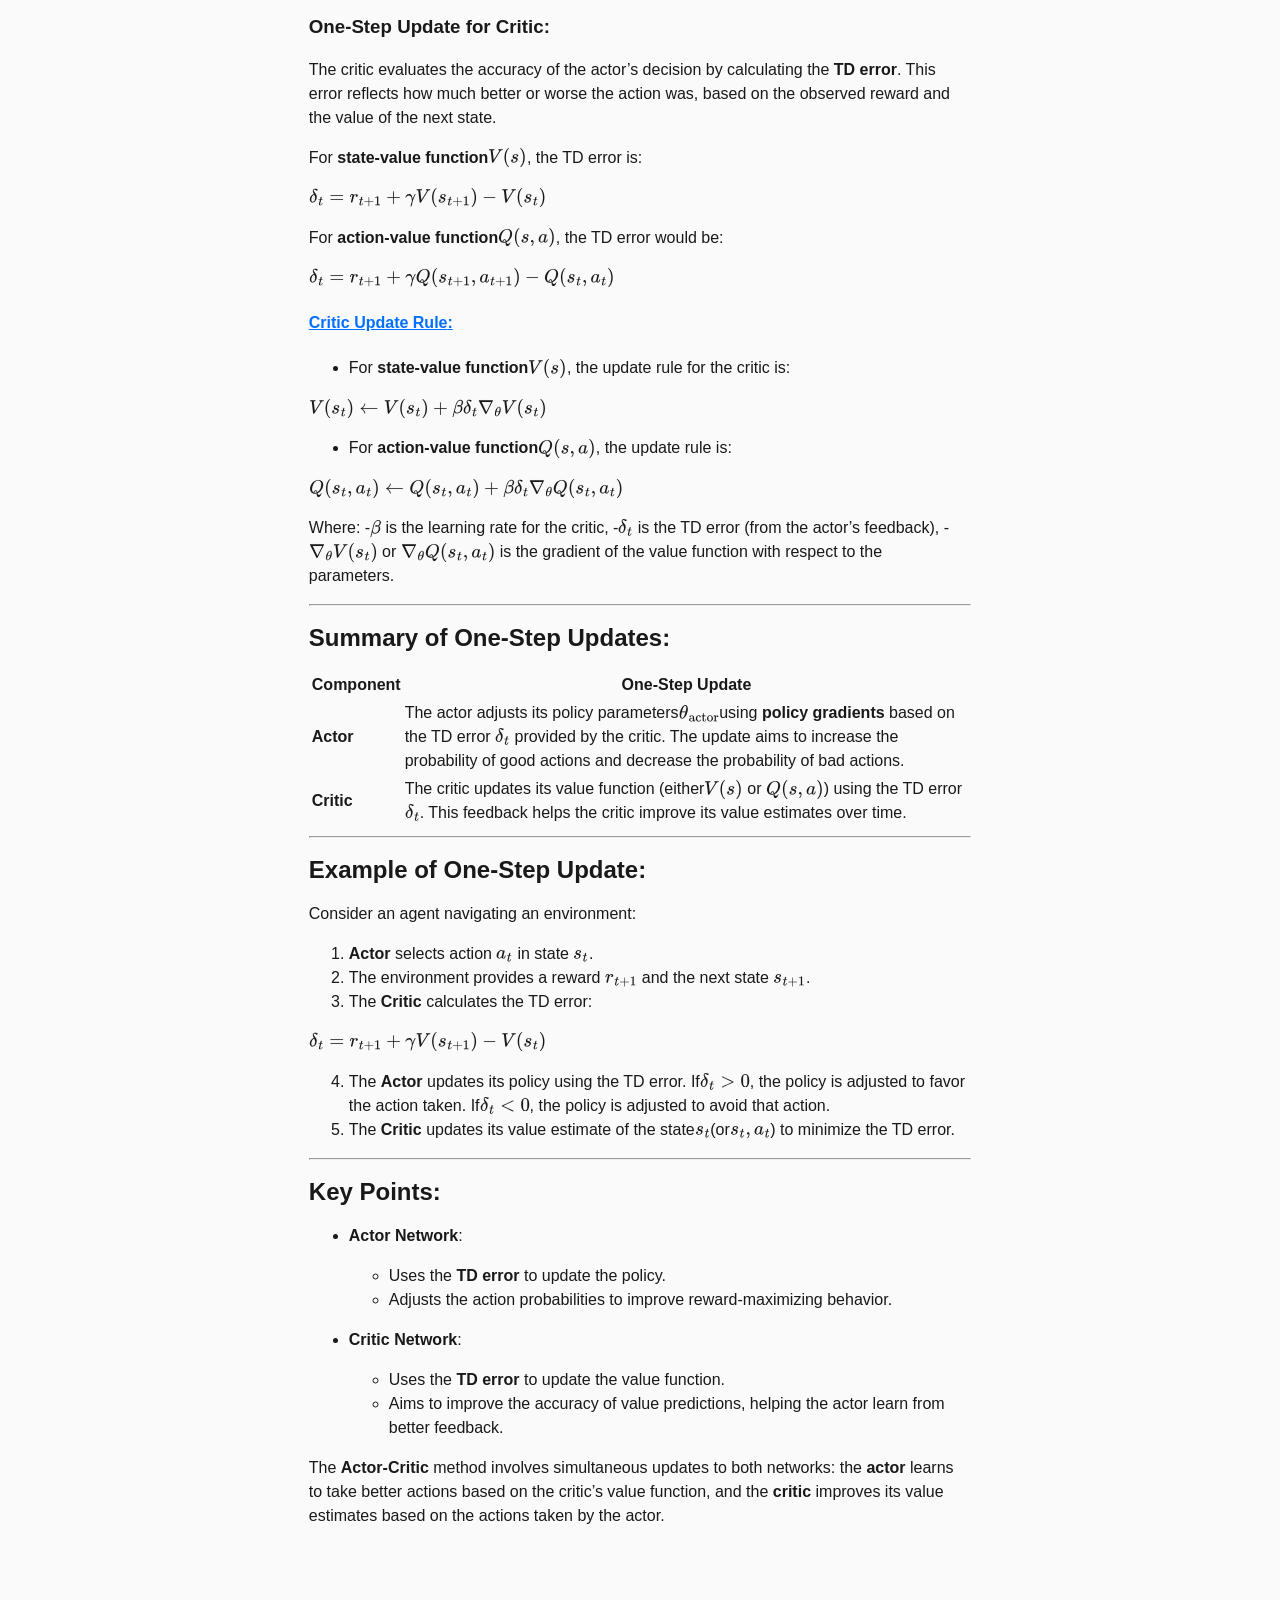
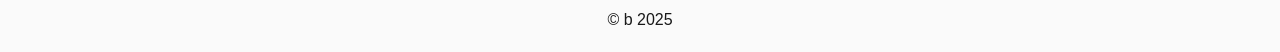
<file: posts/post-1/index.html>
<!DOCTYPE html>
<html lang="en">
  <head>
  <meta charset="UTF-8" />
  <meta http-equiv="X-UA-Compatible" content="IE=edge" />
  <meta name="viewport" content="width=device-width, initial-scale=1.0" />
  <link rel="stylesheet" href="/styles/a11y-code.css">
  <link rel="icon" type="image/png" sizes="96x96" href="https://11ty.dev/img/favicon.png">
  <!-- add your favicons here -->
  <!-- <link rel="icon" type="image/png" sizes="32x32" href="/assets/icons/favicon-32x32.png"> -->
  <!-- <link rel="icon" type="image/png" sizes="16x16" href="/assets/icons/favicon-16x16.png"> -->
  
  <style>
  	:root{--white:#fafafa;--black:#191919;--gray:#212121;--gray-2:#a6a6a6;--blue:#0070ff;--blue-2:#61dcff;--ff-sans-serif:Roboto,Helvetica,sans-serif;--ff-serif:Garamond,serif;--ff-code:monospace}*{box-sizing:border-box}body{--clr-background:var(--white);--clr-text:var(--black);--clr-text-secondary:var(--gray-2);--clr-link:var(--blue);--ff-current:var(--ff-sans-serif);background:var(--clr-background);color:var(--clr-text);font-family:var(--ff-current);padding:12px;line-height:1.5rem}body.dark{--clr-background:var(--black);--clr-text:var(--white);--clr-link:var(--blue-2)}.main-container{max-width:1200px;margin:auto;display:grid;grid-template-columns:1fr 3fr 1fr;gap:3rem}main{min-height:86vh;padding-top:20px}.side-nav{text-align:end;line-height:2rem}.side-nav .site-title{all:unset}.side-nav .site-title:hover{all:unset;cursor:pointer}.side-nav a{all:unset;padding:8px;cursor:pointer}.side-nav a.active,.side-nav a:hover{background:var(--clr-text);color:var(--clr-background)}.side-nav ul{list-style:none}.side-nav ul li{margin:.5rem 0}.side-nav-inner{padding:20px;position:sticky;top:0}a{color:var(--clr-link)}.breadcrumbs{margin-bottom:1rem}article h1{font-size:2rem;line-height:2.5rem}article h1>a,article h2>a,article h3>a{color:var(--clr-text);text-decoration:none}article a:hover{color:var(--clr-link)}article img{max-width:100%}.thumbnail-container img{max-width:100%}.post-entries{padding:0;list-style:none}.post-entry{margin-bottom:4rem}.post-entry__title a{color:var(--clr-text)}.post-entry__title a:hover{color:var(--clr-link)}.post-entry__date{color:var(--clr-text-secondary)}.bibliography ul{padding:0;list-style:none}.bibliography li{padding-left:3rem;text-indent:-3rem;text-align:left;margin:1rem 0 .2rem 0}.main-footer{text-align:center;margin-top:4rem}.post-author{display:none}code{font-size:1.1em}pre{font-size:1em;overflow-x:auto;font-family:var(--ff-code);padding:12px;display:grid}pre code{overflow-x:auto}select{padding:2px;border:1px solid var(--clr-text);background-color:var(--clr-background);color:var(--clr-text);font-size:1em}button{padding:4px;border:1px solid var(--clr-text);color:var(--clr-text);background-color:transparent;cursor:pointer}.side-nav .controls{margin-top:2rem}@media (max-width:1200px){.main-container{grid-template-columns:1fr 3fr}}@media (max-width:720px){.main-container{grid-template-columns:1fr}}@media print{body.dark{--clr-background:#fff;--clr-text:#000;--clr-link:var(--blue)}.side-nav{display:none}.main-footer{display:none}.post-author{display:block}}
  </style>
  <meta property="og:title" content="Actor-Critic: One-Step Update for Actor and Critic Networks">
  <meta property="og:image" content="">
  <meta property="og:description" content="In **Actor-Critic** reinforcement learning methods, there are two main components: the **Actor** (policy network) and the **Critic** (value network). These two networks work together to improve the agent&#39;s performance. Let&#39;s break down the **one-step update** for both networks.">
  <meta name="description" content="In **Actor-Critic** reinforcement learning methods, there are two main components: the **Actor** (policy network) and the **Critic** (value network). These two networks work together to improve the agent&#39;s performance. Let&#39;s break down the **one-step update** for both networks.">
  <meta name="theme-color" content="#0f0f11">
  <title>Actor-Critic: One-Step Update for Actor and Critic Networks | 0v3r.com</title>
</head>

  <body>
    <div class="main-container">
      <aside class="side-nav">
        <div class="side-nav-inner">
          <a class="site-title" href="/">
            0v3r.com
          </a>
          <nav>
  <ul><li>
        <a
          class="nav-link
            
              
            
          "
          href="/"
        > About</a>
      </li><li>
        <a
          class="nav-link
            
               active 
            
          "
          href="/posts"
        > Posts</a>
      </li><li>
        <a
          class="nav-link
            
              
            
          "
          href="/feed.xml"
        > RSS</a>
      </li></ul>
</nav>

          <div class="controls">
            <details>
              <summary>Controls</summary>
              <div>
  <label for="theme">Theme</label>
  <select name="theme" id="theme">
    <option value="system">system</option>
    <option value="light">light</option>
    <option value="dark">dark</option>
  </select>
</div>

              <div>
  <label for="font">Font</label>
  <select name="font" id="font">
    <option value="sansSerif">sans-serif</option>
    <option value="serif">serif</option>
  </select>
</div>

              <div>
                <button onclick="print()">Print this page</button>
              </div>
            </details>
          </div>
        </div>
      </aside>
      <main>
        


<nav class="breadcrumbs">
  
    <span><a href="/posts/">Posts</a></span>
    
      &gt;
    
  
    <span><a href="/posts/post-1/">ac_methods</a></span>
    
  
</nav>


        

<article>
    <h1>Actor-Critic: One-Step Update for Actor and Critic Networks</h1>
    <div class="post-author">
      by
      <strong>
        
          chat.,
        
      </strong>
    <span>Jan 2, 2025</span>
    </div>
    <p><div class="table-of-contents"><h2>Table of Contents</h2><ul><li><a href="#actor-critic%3A-one-step-update-for-actor-and-critic-networks">Actor-Critic: One-Step Update for Actor and Critic Networks</a><ul><li><a href="#1.-actor-network---one-step-update">1. Actor Network - One-Step Update</a></li><li><a href="#2.-critic-network---one-step-update">2. Critic Network - One-Step Update</a></li><li><a href="#summary-of-one-step-updates%3A">Summary of One-Step Updates:</a></li><li><a href="#example-of-one-step-update%3A">Example of One-Step Update:</a></li><li><a href="#key-points%3A">Key Points:</a></li></ul></li></ul></div></p>
<h1 id="actor-critic%3A-one-step-update-for-actor-and-critic-networks" tabindex="-1"><a class="header-anchor" href="#actor-critic%3A-one-step-update-for-actor-and-critic-networks">Actor-Critic: One-Step Update for Actor and Critic Networks</a></h1>
<p>In <strong>Actor-Critic</strong> reinforcement learning methods, there are two main components: the <strong>Actor</strong> (policy network) and the <strong>Critic</strong> (value network). These two networks work together to improve the agent’s performance. Let’s break down the <strong>one-step update</strong> for both networks.</p>
<hr>
<h2 id="1.-actor-network---one-step-update" tabindex="-1"><a class="header-anchor" href="#1.-actor-network---one-step-update">1. Actor Network - One-Step Update</a></h2>
<p>The <strong>Actor</strong> network is responsible for determining which action to take based on the current state. It generates a <strong>policy</strong> which is typically represented as a probability distribution over actions in a given state.</p>
<h3 id="one-step-update-for-actor%3A" tabindex="-1"><a class="header-anchor" href="#one-step-update-for-actor%3A">One-Step Update for Actor:</a></h3>
<p>The actor adjusts its policy based on feedback from the <strong>Critic</strong>. This feedback is provided by the <strong>Temporal Difference (TD) error</strong>, which is calculated by the critic. The TD error reflects how well the actor performed in a given state-action pair.</p>
<h4 id="td-error-calculation%3A" tabindex="-1"><a class="header-anchor" href="#td-error-calculation%3A"><strong>TD Error Calculation</strong>:</a></h4>
<p>The TD error<mjx-container class="MathJax" jax="SVG" style="direction: ltr; position: relative;"><svg style="overflow: visible; min-height: 1px; min-width: 1px; vertical-align: -0.357ex;" xmlns="http://www.w3.org/2000/svg" width="1.77ex" height="1.979ex" role="img" focusable="false" viewBox="0 -717 782.3 874.8" aria-hidden="true"><g stroke="currentColor" fill="currentColor" stroke-width="0" transform="scale(1,-1)"><g data-mml-node="math"><g data-mml-node="msub"><g data-mml-node="mi"><path data-c="1D6FF" d="M195 609Q195 656 227 686T302 717Q319 716 351 709T407 697T433 690Q451 682 451 662Q451 644 438 628T403 612Q382 612 348 641T288 671T249 657T235 628Q235 584 334 463Q401 379 401 292Q401 169 340 80T205 -10H198Q127 -10 83 36T36 153Q36 286 151 382Q191 413 252 434Q252 435 245 449T230 481T214 521T201 566T195 609ZM112 130Q112 83 136 55T204 27Q233 27 256 51T291 111T309 178T316 232Q316 267 309 298T295 344T269 400L259 396Q215 381 183 342T137 256T118 179T112 130Z" style="stroke-width: 3;"/></g><g data-mml-node="mi" transform="translate(477,-150) scale(0.707)"><path data-c="1D461" d="M26 385Q19 392 19 395Q19 399 22 411T27 425Q29 430 36 430T87 431H140L159 511Q162 522 166 540T173 566T179 586T187 603T197 615T211 624T229 626Q247 625 254 615T261 596Q261 589 252 549T232 470L222 433Q222 431 272 431H323Q330 424 330 420Q330 398 317 385H210L174 240Q135 80 135 68Q135 26 162 26Q197 26 230 60T283 144Q285 150 288 151T303 153H307Q322 153 322 145Q322 142 319 133Q314 117 301 95T267 48T216 6T155 -11Q125 -11 98 4T59 56Q57 64 57 83V101L92 241Q127 382 128 383Q128 385 77 385H26Z" style="stroke-width: 3;"/></g></g></g></g></svg><mjx-assistive-mml unselectable="on" display="inline" style="top: 0px; left: 0px; clip: rect(1px, 1px, 1px, 1px); -webkit-touch-callout: none; -webkit-user-select: none; -khtml-user-select: none; -moz-user-select: none; -ms-user-select: none; user-select: none; position: absolute; padding: 1px 0px 0px 0px; border: 0px; display: block; width: auto; overflow: hidden;"><math xmlns="http://www.w3.org/1998/Math/MathML"><msub><mi>δ</mi><mi>t</mi></msub></math></mjx-assistive-mml></mjx-container>is calculated as follows:</p>
<p><mjx-container class="MathJax" jax="SVG" style="direction: ltr; position: relative;"><svg style="overflow: visible; min-height: 1px; min-width: 1px; vertical-align: -0.566ex;" xmlns="http://www.w3.org/2000/svg" width="28.074ex" height="2.262ex" role="img" focusable="false" viewBox="0 -750 12408.9 1000" aria-hidden="true"><g stroke="currentColor" fill="currentColor" stroke-width="0" transform="scale(1,-1)"><g data-mml-node="math"><g data-mml-node="msub"><g data-mml-node="mi"><path data-c="1D6FF" d="M195 609Q195 656 227 686T302 717Q319 716 351 709T407 697T433 690Q451 682 451 662Q451 644 438 628T403 612Q382 612 348 641T288 671T249 657T235 628Q235 584 334 463Q401 379 401 292Q401 169 340 80T205 -10H198Q127 -10 83 36T36 153Q36 286 151 382Q191 413 252 434Q252 435 245 449T230 481T214 521T201 566T195 609ZM112 130Q112 83 136 55T204 27Q233 27 256 51T291 111T309 178T316 232Q316 267 309 298T295 344T269 400L259 396Q215 381 183 342T137 256T118 179T112 130Z" style="stroke-width: 3;"/></g><g data-mml-node="mi" transform="translate(477,-150) scale(0.707)"><path data-c="1D461" d="M26 385Q19 392 19 395Q19 399 22 411T27 425Q29 430 36 430T87 431H140L159 511Q162 522 166 540T173 566T179 586T187 603T197 615T211 624T229 626Q247 625 254 615T261 596Q261 589 252 549T232 470L222 433Q222 431 272 431H323Q330 424 330 420Q330 398 317 385H210L174 240Q135 80 135 68Q135 26 162 26Q197 26 230 60T283 144Q285 150 288 151T303 153H307Q322 153 322 145Q322 142 319 133Q314 117 301 95T267 48T216 6T155 -11Q125 -11 98 4T59 56Q57 64 57 83V101L92 241Q127 382 128 383Q128 385 77 385H26Z" style="stroke-width: 3;"/></g></g><g data-mml-node="mo" transform="translate(1060,0)"><path data-c="3D" d="M56 347Q56 360 70 367H707Q722 359 722 347Q722 336 708 328L390 327H72Q56 332 56 347ZM56 153Q56 168 72 173H708Q722 163 722 153Q722 140 707 133H70Q56 140 56 153Z" style="stroke-width: 3;"/></g><g data-mml-node="msub" transform="translate(2115.8,0)"><g data-mml-node="mi"><path data-c="1D45F" d="M21 287Q22 290 23 295T28 317T38 348T53 381T73 411T99 433T132 442Q161 442 183 430T214 408T225 388Q227 382 228 382T236 389Q284 441 347 441H350Q398 441 422 400Q430 381 430 363Q430 333 417 315T391 292T366 288Q346 288 334 299T322 328Q322 376 378 392Q356 405 342 405Q286 405 239 331Q229 315 224 298T190 165Q156 25 151 16Q138 -11 108 -11Q95 -11 87 -5T76 7T74 17Q74 30 114 189T154 366Q154 405 128 405Q107 405 92 377T68 316T57 280Q55 278 41 278H27Q21 284 21 287Z" style="stroke-width: 3;"/></g><g data-mml-node="TeXAtom" transform="translate(484,-150) scale(0.707)" data-mjx-texclass="ORD"><g data-mml-node="mi"><path data-c="1D461" d="M26 385Q19 392 19 395Q19 399 22 411T27 425Q29 430 36 430T87 431H140L159 511Q162 522 166 540T173 566T179 586T187 603T197 615T211 624T229 626Q247 625 254 615T261 596Q261 589 252 549T232 470L222 433Q222 431 272 431H323Q330 424 330 420Q330 398 317 385H210L174 240Q135 80 135 68Q135 26 162 26Q197 26 230 60T283 144Q285 150 288 151T303 153H307Q322 153 322 145Q322 142 319 133Q314 117 301 95T267 48T216 6T155 -11Q125 -11 98 4T59 56Q57 64 57 83V101L92 241Q127 382 128 383Q128 385 77 385H26Z" style="stroke-width: 3;"/></g><g data-mml-node="mo" transform="translate(361,0)"><path data-c="2B" d="M56 237T56 250T70 270H369V420L370 570Q380 583 389 583Q402 583 409 568V270H707Q722 262 722 250T707 230H409V-68Q401 -82 391 -82H389H387Q375 -82 369 -68V230H70Q56 237 56 250Z" style="stroke-width: 3;"/></g><g data-mml-node="mn" transform="translate(1139,0)"><path data-c="31" d="M213 578L200 573Q186 568 160 563T102 556H83V602H102Q149 604 189 617T245 641T273 663Q275 666 285 666Q294 666 302 660V361L303 61Q310 54 315 52T339 48T401 46H427V0H416Q395 3 257 3Q121 3 100 0H88V46H114Q136 46 152 46T177 47T193 50T201 52T207 57T213 61V578Z" style="stroke-width: 3;"/></g></g></g><g data-mml-node="mo" transform="translate(4031,0)"><path data-c="2B" d="M56 237T56 250T70 270H369V420L370 570Q380 583 389 583Q402 583 409 568V270H707Q722 262 722 250T707 230H409V-68Q401 -82 391 -82H389H387Q375 -82 369 -68V230H70Q56 237 56 250Z" style="stroke-width: 3;"/></g><g data-mml-node="mi" transform="translate(5031.2,0)"><path data-c="1D6FE" d="M31 249Q11 249 11 258Q11 275 26 304T66 365T129 418T206 441Q233 441 239 440Q287 429 318 386T371 255Q385 195 385 170Q385 166 386 166L398 193Q418 244 443 300T486 391T508 430Q510 431 524 431H537Q543 425 543 422Q543 418 522 378T463 251T391 71Q385 55 378 6T357 -100Q341 -165 330 -190T303 -216Q286 -216 286 -188Q286 -138 340 32L346 51L347 69Q348 79 348 100Q348 257 291 317Q251 355 196 355Q148 355 108 329T51 260Q49 251 47 251Q45 249 31 249Z" style="stroke-width: 3;"/></g><g data-mml-node="mi" transform="translate(5574.2,0)"><path data-c="1D449" d="M52 648Q52 670 65 683H76Q118 680 181 680Q299 680 320 683H330Q336 677 336 674T334 656Q329 641 325 637H304Q282 635 274 635Q245 630 242 620Q242 618 271 369T301 118L374 235Q447 352 520 471T595 594Q599 601 599 609Q599 633 555 637Q537 637 537 648Q537 649 539 661Q542 675 545 679T558 683Q560 683 570 683T604 682T668 681Q737 681 755 683H762Q769 676 769 672Q769 655 760 640Q757 637 743 637Q730 636 719 635T698 630T682 623T670 615T660 608T652 599T645 592L452 282Q272 -9 266 -16Q263 -18 259 -21L241 -22H234Q216 -22 216 -15Q213 -9 177 305Q139 623 138 626Q133 637 76 637H59Q52 642 52 648Z" style="stroke-width: 3;"/></g><g data-mml-node="mo" transform="translate(6343.2,0)"><path data-c="28" d="M94 250Q94 319 104 381T127 488T164 576T202 643T244 695T277 729T302 750H315H319Q333 750 333 741Q333 738 316 720T275 667T226 581T184 443T167 250T184 58T225 -81T274 -167T316 -220T333 -241Q333 -250 318 -250H315H302L274 -226Q180 -141 137 -14T94 250Z" style="stroke-width: 3;"/></g><g data-mml-node="msub" transform="translate(6732.2,0)"><g data-mml-node="mi"><path data-c="1D460" d="M131 289Q131 321 147 354T203 415T300 442Q362 442 390 415T419 355Q419 323 402 308T364 292Q351 292 340 300T328 326Q328 342 337 354T354 372T367 378Q368 378 368 379Q368 382 361 388T336 399T297 405Q249 405 227 379T204 326Q204 301 223 291T278 274T330 259Q396 230 396 163Q396 135 385 107T352 51T289 7T195 -10Q118 -10 86 19T53 87Q53 126 74 143T118 160Q133 160 146 151T160 120Q160 94 142 76T111 58Q109 57 108 57T107 55Q108 52 115 47T146 34T201 27Q237 27 263 38T301 66T318 97T323 122Q323 150 302 164T254 181T195 196T148 231Q131 256 131 289Z" style="stroke-width: 3;"/></g><g data-mml-node="TeXAtom" transform="translate(502,-150) scale(0.707)" data-mjx-texclass="ORD"><g data-mml-node="mi"><path data-c="1D461" d="M26 385Q19 392 19 395Q19 399 22 411T27 425Q29 430 36 430T87 431H140L159 511Q162 522 166 540T173 566T179 586T187 603T197 615T211 624T229 626Q247 625 254 615T261 596Q261 589 252 549T232 470L222 433Q222 431 272 431H323Q330 424 330 420Q330 398 317 385H210L174 240Q135 80 135 68Q135 26 162 26Q197 26 230 60T283 144Q285 150 288 151T303 153H307Q322 153 322 145Q322 142 319 133Q314 117 301 95T267 48T216 6T155 -11Q125 -11 98 4T59 56Q57 64 57 83V101L92 241Q127 382 128 383Q128 385 77 385H26Z" style="stroke-width: 3;"/></g><g data-mml-node="mo" transform="translate(361,0)"><path data-c="2B" d="M56 237T56 250T70 270H369V420L370 570Q380 583 389 583Q402 583 409 568V270H707Q722 262 722 250T707 230H409V-68Q401 -82 391 -82H389H387Q375 -82 369 -68V230H70Q56 237 56 250Z" style="stroke-width: 3;"/></g><g data-mml-node="mn" transform="translate(1139,0)"><path data-c="31" d="M213 578L200 573Q186 568 160 563T102 556H83V602H102Q149 604 189 617T245 641T273 663Q275 666 285 666Q294 666 302 660V361L303 61Q310 54 315 52T339 48T401 46H427V0H416Q395 3 257 3Q121 3 100 0H88V46H114Q136 46 152 46T177 47T193 50T201 52T207 57T213 61V578Z" style="stroke-width: 3;"/></g></g></g><g data-mml-node="mo" transform="translate(8443.2,0)"><path data-c="29" d="M60 749L64 750Q69 750 74 750H86L114 726Q208 641 251 514T294 250Q294 182 284 119T261 12T224 -76T186 -143T145 -194T113 -227T90 -246Q87 -249 86 -250H74Q66 -250 63 -250T58 -247T55 -238Q56 -237 66 -225Q221 -64 221 250T66 725Q56 737 55 738Q55 746 60 749Z" style="stroke-width: 3;"/></g><g data-mml-node="mo" transform="translate(9054.4,0)"><path data-c="2212" d="M84 237T84 250T98 270H679Q694 262 694 250T679 230H98Q84 237 84 250Z" style="stroke-width: 3;"/></g><g data-mml-node="mi" transform="translate(10054.6,0)"><path data-c="1D449" d="M52 648Q52 670 65 683H76Q118 680 181 680Q299 680 320 683H330Q336 677 336 674T334 656Q329 641 325 637H304Q282 635 274 635Q245 630 242 620Q242 618 271 369T301 118L374 235Q447 352 520 471T595 594Q599 601 599 609Q599 633 555 637Q537 637 537 648Q537 649 539 661Q542 675 545 679T558 683Q560 683 570 683T604 682T668 681Q737 681 755 683H762Q769 676 769 672Q769 655 760 640Q757 637 743 637Q730 636 719 635T698 630T682 623T670 615T660 608T652 599T645 592L452 282Q272 -9 266 -16Q263 -18 259 -21L241 -22H234Q216 -22 216 -15Q213 -9 177 305Q139 623 138 626Q133 637 76 637H59Q52 642 52 648Z" style="stroke-width: 3;"/></g><g data-mml-node="mo" transform="translate(10823.6,0)"><path data-c="28" d="M94 250Q94 319 104 381T127 488T164 576T202 643T244 695T277 729T302 750H315H319Q333 750 333 741Q333 738 316 720T275 667T226 581T184 443T167 250T184 58T225 -81T274 -167T316 -220T333 -241Q333 -250 318 -250H315H302L274 -226Q180 -141 137 -14T94 250Z" style="stroke-width: 3;"/></g><g data-mml-node="msub" transform="translate(11212.6,0)"><g data-mml-node="mi"><path data-c="1D460" d="M131 289Q131 321 147 354T203 415T300 442Q362 442 390 415T419 355Q419 323 402 308T364 292Q351 292 340 300T328 326Q328 342 337 354T354 372T367 378Q368 378 368 379Q368 382 361 388T336 399T297 405Q249 405 227 379T204 326Q204 301 223 291T278 274T330 259Q396 230 396 163Q396 135 385 107T352 51T289 7T195 -10Q118 -10 86 19T53 87Q53 126 74 143T118 160Q133 160 146 151T160 120Q160 94 142 76T111 58Q109 57 108 57T107 55Q108 52 115 47T146 34T201 27Q237 27 263 38T301 66T318 97T323 122Q323 150 302 164T254 181T195 196T148 231Q131 256 131 289Z" style="stroke-width: 3;"/></g><g data-mml-node="mi" transform="translate(502,-150) scale(0.707)"><path data-c="1D461" d="M26 385Q19 392 19 395Q19 399 22 411T27 425Q29 430 36 430T87 431H140L159 511Q162 522 166 540T173 566T179 586T187 603T197 615T211 624T229 626Q247 625 254 615T261 596Q261 589 252 549T232 470L222 433Q222 431 272 431H323Q330 424 330 420Q330 398 317 385H210L174 240Q135 80 135 68Q135 26 162 26Q197 26 230 60T283 144Q285 150 288 151T303 153H307Q322 153 322 145Q322 142 319 133Q314 117 301 95T267 48T216 6T155 -11Q125 -11 98 4T59 56Q57 64 57 83V101L92 241Q127 382 128 383Q128 385 77 385H26Z" style="stroke-width: 3;"/></g></g><g data-mml-node="mo" transform="translate(12019.9,0)"><path data-c="29" d="M60 749L64 750Q69 750 74 750H86L114 726Q208 641 251 514T294 250Q294 182 284 119T261 12T224 -76T186 -143T145 -194T113 -227T90 -246Q87 -249 86 -250H74Q66 -250 63 -250T58 -247T55 -238Q56 -237 66 -225Q221 -64 221 250T66 725Q56 737 55 738Q55 746 60 749Z" style="stroke-width: 3;"/></g></g></g></svg><mjx-assistive-mml unselectable="on" display="inline" style="top: 0px; left: 0px; clip: rect(1px, 1px, 1px, 1px); -webkit-touch-callout: none; -webkit-user-select: none; -khtml-user-select: none; -moz-user-select: none; -ms-user-select: none; user-select: none; position: absolute; padding: 1px 0px 0px 0px; border: 0px; display: block; width: auto; overflow: hidden;"><math xmlns="http://www.w3.org/1998/Math/MathML"><msub><mi>δ</mi><mi>t</mi></msub><mo>=</mo><msub><mi>r</mi><mrow data-mjx-texclass="ORD"><mi>t</mi><mo>+</mo><mn>1</mn></mrow></msub><mo>+</mo><mi>γ</mi><mi>V</mi><mo stretchy="false">(</mo><msub><mi>s</mi><mrow data-mjx-texclass="ORD"><mi>t</mi><mo>+</mo><mn>1</mn></mrow></msub><mo stretchy="false">)</mo><mo>−</mo><mi>V</mi><mo stretchy="false">(</mo><msub><mi>s</mi><mi>t</mi></msub><mo stretchy="false">)</mo></math></mjx-assistive-mml></mjx-container></p>
<p>Where:
-<mjx-container class="MathJax" jax="SVG" style="direction: ltr; position: relative;"><svg style="overflow: visible; min-height: 1px; min-width: 1px; vertical-align: -0.471ex;" xmlns="http://www.w3.org/2000/svg" width="3.83ex" height="1.471ex" role="img" focusable="false" viewBox="0 -442 1692.9 650" aria-hidden="true"><g stroke="currentColor" fill="currentColor" stroke-width="0" transform="scale(1,-1)"><g data-mml-node="math"><g data-mml-node="msub"><g data-mml-node="mi"><path data-c="1D45F" d="M21 287Q22 290 23 295T28 317T38 348T53 381T73 411T99 433T132 442Q161 442 183 430T214 408T225 388Q227 382 228 382T236 389Q284 441 347 441H350Q398 441 422 400Q430 381 430 363Q430 333 417 315T391 292T366 288Q346 288 334 299T322 328Q322 376 378 392Q356 405 342 405Q286 405 239 331Q229 315 224 298T190 165Q156 25 151 16Q138 -11 108 -11Q95 -11 87 -5T76 7T74 17Q74 30 114 189T154 366Q154 405 128 405Q107 405 92 377T68 316T57 280Q55 278 41 278H27Q21 284 21 287Z" style="stroke-width: 3;"/></g><g data-mml-node="TeXAtom" transform="translate(484,-150) scale(0.707)" data-mjx-texclass="ORD"><g data-mml-node="mi"><path data-c="1D461" d="M26 385Q19 392 19 395Q19 399 22 411T27 425Q29 430 36 430T87 431H140L159 511Q162 522 166 540T173 566T179 586T187 603T197 615T211 624T229 626Q247 625 254 615T261 596Q261 589 252 549T232 470L222 433Q222 431 272 431H323Q330 424 330 420Q330 398 317 385H210L174 240Q135 80 135 68Q135 26 162 26Q197 26 230 60T283 144Q285 150 288 151T303 153H307Q322 153 322 145Q322 142 319 133Q314 117 301 95T267 48T216 6T155 -11Q125 -11 98 4T59 56Q57 64 57 83V101L92 241Q127 382 128 383Q128 385 77 385H26Z" style="stroke-width: 3;"/></g><g data-mml-node="mo" transform="translate(361,0)"><path data-c="2B" d="M56 237T56 250T70 270H369V420L370 570Q380 583 389 583Q402 583 409 568V270H707Q722 262 722 250T707 230H409V-68Q401 -82 391 -82H389H387Q375 -82 369 -68V230H70Q56 237 56 250Z" style="stroke-width: 3;"/></g><g data-mml-node="mn" transform="translate(1139,0)"><path data-c="31" d="M213 578L200 573Q186 568 160 563T102 556H83V602H102Q149 604 189 617T245 641T273 663Q275 666 285 666Q294 666 302 660V361L303 61Q310 54 315 52T339 48T401 46H427V0H416Q395 3 257 3Q121 3 100 0H88V46H114Q136 46 152 46T177 47T193 50T201 52T207 57T213 61V578Z" style="stroke-width: 3;"/></g></g></g></g></g></svg><mjx-assistive-mml unselectable="on" display="inline" style="top: 0px; left: 0px; clip: rect(1px, 1px, 1px, 1px); -webkit-touch-callout: none; -webkit-user-select: none; -khtml-user-select: none; -moz-user-select: none; -ms-user-select: none; user-select: none; position: absolute; padding: 1px 0px 0px 0px; border: 0px; display: block; width: auto; overflow: hidden;"><math xmlns="http://www.w3.org/1998/Math/MathML"><msub><mi>r</mi><mrow data-mjx-texclass="ORD"><mi>t</mi><mo>+</mo><mn>1</mn></mrow></msub></math></mjx-assistive-mml></mjx-container> is the reward received after taking action<mjx-container class="MathJax" jax="SVG" style="direction: ltr; position: relative;"><svg style="overflow: visible; min-height: 1px; min-width: 1px; vertical-align: -0.357ex;" xmlns="http://www.w3.org/2000/svg" width="1.962ex" height="1.355ex" role="img" focusable="false" viewBox="0 -441 867.3 598.8" aria-hidden="true"><g stroke="currentColor" fill="currentColor" stroke-width="0" transform="scale(1,-1)"><g data-mml-node="math"><g data-mml-node="msub"><g data-mml-node="mi"><path data-c="1D44E" d="M33 157Q33 258 109 349T280 441Q331 441 370 392Q386 422 416 422Q429 422 439 414T449 394Q449 381 412 234T374 68Q374 43 381 35T402 26Q411 27 422 35Q443 55 463 131Q469 151 473 152Q475 153 483 153H487Q506 153 506 144Q506 138 501 117T481 63T449 13Q436 0 417 -8Q409 -10 393 -10Q359 -10 336 5T306 36L300 51Q299 52 296 50Q294 48 292 46Q233 -10 172 -10Q117 -10 75 30T33 157ZM351 328Q351 334 346 350T323 385T277 405Q242 405 210 374T160 293Q131 214 119 129Q119 126 119 118T118 106Q118 61 136 44T179 26Q217 26 254 59T298 110Q300 114 325 217T351 328Z" style="stroke-width: 3;"/></g><g data-mml-node="mi" transform="translate(562,-150) scale(0.707)"><path data-c="1D461" d="M26 385Q19 392 19 395Q19 399 22 411T27 425Q29 430 36 430T87 431H140L159 511Q162 522 166 540T173 566T179 586T187 603T197 615T211 624T229 626Q247 625 254 615T261 596Q261 589 252 549T232 470L222 433Q222 431 272 431H323Q330 424 330 420Q330 398 317 385H210L174 240Q135 80 135 68Q135 26 162 26Q197 26 230 60T283 144Q285 150 288 151T303 153H307Q322 153 322 145Q322 142 319 133Q314 117 301 95T267 48T216 6T155 -11Q125 -11 98 4T59 56Q57 64 57 83V101L92 241Q127 382 128 383Q128 385 77 385H26Z" style="stroke-width: 3;"/></g></g></g></g></svg><mjx-assistive-mml unselectable="on" display="inline" style="top: 0px; left: 0px; clip: rect(1px, 1px, 1px, 1px); -webkit-touch-callout: none; -webkit-user-select: none; -khtml-user-select: none; -moz-user-select: none; -ms-user-select: none; user-select: none; position: absolute; padding: 1px 0px 0px 0px; border: 0px; display: block; width: auto; overflow: hidden;"><math xmlns="http://www.w3.org/1998/Math/MathML"><msub><mi>a</mi><mi>t</mi></msub></math></mjx-assistive-mml></mjx-container>,
-<mjx-container class="MathJax" jax="SVG" style="direction: ltr; position: relative;"><svg style="overflow: visible; min-height: 1px; min-width: 1px; vertical-align: -0.566ex;" xmlns="http://www.w3.org/2000/svg" width="5.326ex" height="2.262ex" role="img" focusable="false" viewBox="0 -750 2354.3 1000" aria-hidden="true"><g stroke="currentColor" fill="currentColor" stroke-width="0" transform="scale(1,-1)"><g data-mml-node="math"><g data-mml-node="mi"><path data-c="1D449" d="M52 648Q52 670 65 683H76Q118 680 181 680Q299 680 320 683H330Q336 677 336 674T334 656Q329 641 325 637H304Q282 635 274 635Q245 630 242 620Q242 618 271 369T301 118L374 235Q447 352 520 471T595 594Q599 601 599 609Q599 633 555 637Q537 637 537 648Q537 649 539 661Q542 675 545 679T558 683Q560 683 570 683T604 682T668 681Q737 681 755 683H762Q769 676 769 672Q769 655 760 640Q757 637 743 637Q730 636 719 635T698 630T682 623T670 615T660 608T652 599T645 592L452 282Q272 -9 266 -16Q263 -18 259 -21L241 -22H234Q216 -22 216 -15Q213 -9 177 305Q139 623 138 626Q133 637 76 637H59Q52 642 52 648Z" style="stroke-width: 3;"/></g><g data-mml-node="mo" transform="translate(769,0)"><path data-c="28" d="M94 250Q94 319 104 381T127 488T164 576T202 643T244 695T277 729T302 750H315H319Q333 750 333 741Q333 738 316 720T275 667T226 581T184 443T167 250T184 58T225 -81T274 -167T316 -220T333 -241Q333 -250 318 -250H315H302L274 -226Q180 -141 137 -14T94 250Z" style="stroke-width: 3;"/></g><g data-mml-node="msub" transform="translate(1158,0)"><g data-mml-node="mi"><path data-c="1D460" d="M131 289Q131 321 147 354T203 415T300 442Q362 442 390 415T419 355Q419 323 402 308T364 292Q351 292 340 300T328 326Q328 342 337 354T354 372T367 378Q368 378 368 379Q368 382 361 388T336 399T297 405Q249 405 227 379T204 326Q204 301 223 291T278 274T330 259Q396 230 396 163Q396 135 385 107T352 51T289 7T195 -10Q118 -10 86 19T53 87Q53 126 74 143T118 160Q133 160 146 151T160 120Q160 94 142 76T111 58Q109 57 108 57T107 55Q108 52 115 47T146 34T201 27Q237 27 263 38T301 66T318 97T323 122Q323 150 302 164T254 181T195 196T148 231Q131 256 131 289Z" style="stroke-width: 3;"/></g><g data-mml-node="mi" transform="translate(502,-150) scale(0.707)"><path data-c="1D461" d="M26 385Q19 392 19 395Q19 399 22 411T27 425Q29 430 36 430T87 431H140L159 511Q162 522 166 540T173 566T179 586T187 603T197 615T211 624T229 626Q247 625 254 615T261 596Q261 589 252 549T232 470L222 433Q222 431 272 431H323Q330 424 330 420Q330 398 317 385H210L174 240Q135 80 135 68Q135 26 162 26Q197 26 230 60T283 144Q285 150 288 151T303 153H307Q322 153 322 145Q322 142 319 133Q314 117 301 95T267 48T216 6T155 -11Q125 -11 98 4T59 56Q57 64 57 83V101L92 241Q127 382 128 383Q128 385 77 385H26Z" style="stroke-width: 3;"/></g></g><g data-mml-node="mo" transform="translate(1965.3,0)"><path data-c="29" d="M60 749L64 750Q69 750 74 750H86L114 726Q208 641 251 514T294 250Q294 182 284 119T261 12T224 -76T186 -143T145 -194T113 -227T90 -246Q87 -249 86 -250H74Q66 -250 63 -250T58 -247T55 -238Q56 -237 66 -225Q221 -64 221 250T66 725Q56 737 55 738Q55 746 60 749Z" style="stroke-width: 3;"/></g></g></g></svg><mjx-assistive-mml unselectable="on" display="inline" style="top: 0px; left: 0px; clip: rect(1px, 1px, 1px, 1px); -webkit-touch-callout: none; -webkit-user-select: none; -khtml-user-select: none; -moz-user-select: none; -ms-user-select: none; user-select: none; position: absolute; padding: 1px 0px 0px 0px; border: 0px; display: block; width: auto; overflow: hidden;"><math xmlns="http://www.w3.org/1998/Math/MathML"><mi>V</mi><mo stretchy="false">(</mo><msub><mi>s</mi><mi>t</mi></msub><mo stretchy="false">)</mo></math></mjx-assistive-mml></mjx-container> is the value estimate of the current state<mjx-container class="MathJax" jax="SVG" style="direction: ltr; position: relative;"><svg style="overflow: visible; min-height: 1px; min-width: 1px; vertical-align: -0.357ex;" xmlns="http://www.w3.org/2000/svg" width="1.826ex" height="1.357ex" role="img" focusable="false" viewBox="0 -442 807.3 599.8" aria-hidden="true"><g stroke="currentColor" fill="currentColor" stroke-width="0" transform="scale(1,-1)"><g data-mml-node="math"><g data-mml-node="msub"><g data-mml-node="mi"><path data-c="1D460" d="M131 289Q131 321 147 354T203 415T300 442Q362 442 390 415T419 355Q419 323 402 308T364 292Q351 292 340 300T328 326Q328 342 337 354T354 372T367 378Q368 378 368 379Q368 382 361 388T336 399T297 405Q249 405 227 379T204 326Q204 301 223 291T278 274T330 259Q396 230 396 163Q396 135 385 107T352 51T289 7T195 -10Q118 -10 86 19T53 87Q53 126 74 143T118 160Q133 160 146 151T160 120Q160 94 142 76T111 58Q109 57 108 57T107 55Q108 52 115 47T146 34T201 27Q237 27 263 38T301 66T318 97T323 122Q323 150 302 164T254 181T195 196T148 231Q131 256 131 289Z" style="stroke-width: 3;"/></g><g data-mml-node="mi" transform="translate(502,-150) scale(0.707)"><path data-c="1D461" d="M26 385Q19 392 19 395Q19 399 22 411T27 425Q29 430 36 430T87 431H140L159 511Q162 522 166 540T173 566T179 586T187 603T197 615T211 624T229 626Q247 625 254 615T261 596Q261 589 252 549T232 470L222 433Q222 431 272 431H323Q330 424 330 420Q330 398 317 385H210L174 240Q135 80 135 68Q135 26 162 26Q197 26 230 60T283 144Q285 150 288 151T303 153H307Q322 153 322 145Q322 142 319 133Q314 117 301 95T267 48T216 6T155 -11Q125 -11 98 4T59 56Q57 64 57 83V101L92 241Q127 382 128 383Q128 385 77 385H26Z" style="stroke-width: 3;"/></g></g></g></g></svg><mjx-assistive-mml unselectable="on" display="inline" style="top: 0px; left: 0px; clip: rect(1px, 1px, 1px, 1px); -webkit-touch-callout: none; -webkit-user-select: none; -khtml-user-select: none; -moz-user-select: none; -ms-user-select: none; user-select: none; position: absolute; padding: 1px 0px 0px 0px; border: 0px; display: block; width: auto; overflow: hidden;"><math xmlns="http://www.w3.org/1998/Math/MathML"><msub><mi>s</mi><mi>t</mi></msub></math></mjx-assistive-mml></mjx-container>,
-<mjx-container class="MathJax" jax="SVG" style="direction: ltr; position: relative;"><svg style="overflow: visible; min-height: 1px; min-width: 1px; vertical-align: -0.489ex;" xmlns="http://www.w3.org/2000/svg" width="1.229ex" height="1.486ex" role="img" focusable="false" viewBox="0 -441 543 657" aria-hidden="true"><g stroke="currentColor" fill="currentColor" stroke-width="0" transform="scale(1,-1)"><g data-mml-node="math"><g data-mml-node="mi"><path data-c="1D6FE" d="M31 249Q11 249 11 258Q11 275 26 304T66 365T129 418T206 441Q233 441 239 440Q287 429 318 386T371 255Q385 195 385 170Q385 166 386 166L398 193Q418 244 443 300T486 391T508 430Q510 431 524 431H537Q543 425 543 422Q543 418 522 378T463 251T391 71Q385 55 378 6T357 -100Q341 -165 330 -190T303 -216Q286 -216 286 -188Q286 -138 340 32L346 51L347 69Q348 79 348 100Q348 257 291 317Q251 355 196 355Q148 355 108 329T51 260Q49 251 47 251Q45 249 31 249Z" style="stroke-width: 3;"/></g></g></g></svg><mjx-assistive-mml unselectable="on" display="inline" style="top: 0px; left: 0px; clip: rect(1px, 1px, 1px, 1px); -webkit-touch-callout: none; -webkit-user-select: none; -khtml-user-select: none; -moz-user-select: none; -ms-user-select: none; user-select: none; position: absolute; padding: 1px 0px 0px 0px; border: 0px; display: block; width: auto; overflow: hidden;"><math xmlns="http://www.w3.org/1998/Math/MathML"><mi>γ</mi></math></mjx-assistive-mml></mjx-container> is the discount factor,
-<mjx-container class="MathJax" jax="SVG" style="direction: ltr; position: relative;"><svg style="overflow: visible; min-height: 1px; min-width: 1px; vertical-align: -0.566ex;" xmlns="http://www.w3.org/2000/svg" width="7.371ex" height="2.262ex" role="img" focusable="false" viewBox="0 -750 3257.9 1000" aria-hidden="true"><g stroke="currentColor" fill="currentColor" stroke-width="0" transform="scale(1,-1)"><g data-mml-node="math"><g data-mml-node="mi"><path data-c="1D449" d="M52 648Q52 670 65 683H76Q118 680 181 680Q299 680 320 683H330Q336 677 336 674T334 656Q329 641 325 637H304Q282 635 274 635Q245 630 242 620Q242 618 271 369T301 118L374 235Q447 352 520 471T595 594Q599 601 599 609Q599 633 555 637Q537 637 537 648Q537 649 539 661Q542 675 545 679T558 683Q560 683 570 683T604 682T668 681Q737 681 755 683H762Q769 676 769 672Q769 655 760 640Q757 637 743 637Q730 636 719 635T698 630T682 623T670 615T660 608T652 599T645 592L452 282Q272 -9 266 -16Q263 -18 259 -21L241 -22H234Q216 -22 216 -15Q213 -9 177 305Q139 623 138 626Q133 637 76 637H59Q52 642 52 648Z" style="stroke-width: 3;"/></g><g data-mml-node="mo" transform="translate(769,0)"><path data-c="28" d="M94 250Q94 319 104 381T127 488T164 576T202 643T244 695T277 729T302 750H315H319Q333 750 333 741Q333 738 316 720T275 667T226 581T184 443T167 250T184 58T225 -81T274 -167T316 -220T333 -241Q333 -250 318 -250H315H302L274 -226Q180 -141 137 -14T94 250Z" style="stroke-width: 3;"/></g><g data-mml-node="msub" transform="translate(1158,0)"><g data-mml-node="mi"><path data-c="1D460" d="M131 289Q131 321 147 354T203 415T300 442Q362 442 390 415T419 355Q419 323 402 308T364 292Q351 292 340 300T328 326Q328 342 337 354T354 372T367 378Q368 378 368 379Q368 382 361 388T336 399T297 405Q249 405 227 379T204 326Q204 301 223 291T278 274T330 259Q396 230 396 163Q396 135 385 107T352 51T289 7T195 -10Q118 -10 86 19T53 87Q53 126 74 143T118 160Q133 160 146 151T160 120Q160 94 142 76T111 58Q109 57 108 57T107 55Q108 52 115 47T146 34T201 27Q237 27 263 38T301 66T318 97T323 122Q323 150 302 164T254 181T195 196T148 231Q131 256 131 289Z" style="stroke-width: 3;"/></g><g data-mml-node="TeXAtom" transform="translate(502,-150) scale(0.707)" data-mjx-texclass="ORD"><g data-mml-node="mi"><path data-c="1D461" d="M26 385Q19 392 19 395Q19 399 22 411T27 425Q29 430 36 430T87 431H140L159 511Q162 522 166 540T173 566T179 586T187 603T197 615T211 624T229 626Q247 625 254 615T261 596Q261 589 252 549T232 470L222 433Q222 431 272 431H323Q330 424 330 420Q330 398 317 385H210L174 240Q135 80 135 68Q135 26 162 26Q197 26 230 60T283 144Q285 150 288 151T303 153H307Q322 153 322 145Q322 142 319 133Q314 117 301 95T267 48T216 6T155 -11Q125 -11 98 4T59 56Q57 64 57 83V101L92 241Q127 382 128 383Q128 385 77 385H26Z" style="stroke-width: 3;"/></g><g data-mml-node="mo" transform="translate(361,0)"><path data-c="2B" d="M56 237T56 250T70 270H369V420L370 570Q380 583 389 583Q402 583 409 568V270H707Q722 262 722 250T707 230H409V-68Q401 -82 391 -82H389H387Q375 -82 369 -68V230H70Q56 237 56 250Z" style="stroke-width: 3;"/></g><g data-mml-node="mn" transform="translate(1139,0)"><path data-c="31" d="M213 578L200 573Q186 568 160 563T102 556H83V602H102Q149 604 189 617T245 641T273 663Q275 666 285 666Q294 666 302 660V361L303 61Q310 54 315 52T339 48T401 46H427V0H416Q395 3 257 3Q121 3 100 0H88V46H114Q136 46 152 46T177 47T193 50T201 52T207 57T213 61V578Z" style="stroke-width: 3;"/></g></g></g><g data-mml-node="mo" transform="translate(2868.9,0)"><path data-c="29" d="M60 749L64 750Q69 750 74 750H86L114 726Q208 641 251 514T294 250Q294 182 284 119T261 12T224 -76T186 -143T145 -194T113 -227T90 -246Q87 -249 86 -250H74Q66 -250 63 -250T58 -247T55 -238Q56 -237 66 -225Q221 -64 221 250T66 725Q56 737 55 738Q55 746 60 749Z" style="stroke-width: 3;"/></g></g></g></svg><mjx-assistive-mml unselectable="on" display="inline" style="top: 0px; left: 0px; clip: rect(1px, 1px, 1px, 1px); -webkit-touch-callout: none; -webkit-user-select: none; -khtml-user-select: none; -moz-user-select: none; -ms-user-select: none; user-select: none; position: absolute; padding: 1px 0px 0px 0px; border: 0px; display: block; width: auto; overflow: hidden;"><math xmlns="http://www.w3.org/1998/Math/MathML"><mi>V</mi><mo stretchy="false">(</mo><msub><mi>s</mi><mrow data-mjx-texclass="ORD"><mi>t</mi><mo>+</mo><mn>1</mn></mrow></msub><mo stretchy="false">)</mo></math></mjx-assistive-mml></mjx-container> is the value estimate of the next state<mjx-container class="MathJax" jax="SVG" style="direction: ltr; position: relative;"><svg style="overflow: visible; min-height: 1px; min-width: 1px; vertical-align: -0.471ex;" xmlns="http://www.w3.org/2000/svg" width="3.871ex" height="1.471ex" role="img" focusable="false" viewBox="0 -442 1710.9 650" aria-hidden="true"><g stroke="currentColor" fill="currentColor" stroke-width="0" transform="scale(1,-1)"><g data-mml-node="math"><g data-mml-node="msub"><g data-mml-node="mi"><path data-c="1D460" d="M131 289Q131 321 147 354T203 415T300 442Q362 442 390 415T419 355Q419 323 402 308T364 292Q351 292 340 300T328 326Q328 342 337 354T354 372T367 378Q368 378 368 379Q368 382 361 388T336 399T297 405Q249 405 227 379T204 326Q204 301 223 291T278 274T330 259Q396 230 396 163Q396 135 385 107T352 51T289 7T195 -10Q118 -10 86 19T53 87Q53 126 74 143T118 160Q133 160 146 151T160 120Q160 94 142 76T111 58Q109 57 108 57T107 55Q108 52 115 47T146 34T201 27Q237 27 263 38T301 66T318 97T323 122Q323 150 302 164T254 181T195 196T148 231Q131 256 131 289Z" style="stroke-width: 3;"/></g><g data-mml-node="TeXAtom" transform="translate(502,-150) scale(0.707)" data-mjx-texclass="ORD"><g data-mml-node="mi"><path data-c="1D461" d="M26 385Q19 392 19 395Q19 399 22 411T27 425Q29 430 36 430T87 431H140L159 511Q162 522 166 540T173 566T179 586T187 603T197 615T211 624T229 626Q247 625 254 615T261 596Q261 589 252 549T232 470L222 433Q222 431 272 431H323Q330 424 330 420Q330 398 317 385H210L174 240Q135 80 135 68Q135 26 162 26Q197 26 230 60T283 144Q285 150 288 151T303 153H307Q322 153 322 145Q322 142 319 133Q314 117 301 95T267 48T216 6T155 -11Q125 -11 98 4T59 56Q57 64 57 83V101L92 241Q127 382 128 383Q128 385 77 385H26Z" style="stroke-width: 3;"/></g><g data-mml-node="mo" transform="translate(361,0)"><path data-c="2B" d="M56 237T56 250T70 270H369V420L370 570Q380 583 389 583Q402 583 409 568V270H707Q722 262 722 250T707 230H409V-68Q401 -82 391 -82H389H387Q375 -82 369 -68V230H70Q56 237 56 250Z" style="stroke-width: 3;"/></g><g data-mml-node="mn" transform="translate(1139,0)"><path data-c="31" d="M213 578L200 573Q186 568 160 563T102 556H83V602H102Q149 604 189 617T245 641T273 663Q275 666 285 666Q294 666 302 660V361L303 61Q310 54 315 52T339 48T401 46H427V0H416Q395 3 257 3Q121 3 100 0H88V46H114Q136 46 152 46T177 47T193 50T201 52T207 57T213 61V578Z" style="stroke-width: 3;"/></g></g></g></g></g></svg><mjx-assistive-mml unselectable="on" display="inline" style="top: 0px; left: 0px; clip: rect(1px, 1px, 1px, 1px); -webkit-touch-callout: none; -webkit-user-select: none; -khtml-user-select: none; -moz-user-select: none; -ms-user-select: none; user-select: none; position: absolute; padding: 1px 0px 0px 0px; border: 0px; display: block; width: auto; overflow: hidden;"><math xmlns="http://www.w3.org/1998/Math/MathML"><msub><mi>s</mi><mrow data-mjx-texclass="ORD"><mi>t</mi><mo>+</mo><mn>1</mn></mrow></msub></math></mjx-assistive-mml></mjx-container>.</p>
<h4 id="policy-gradient-update%3A" tabindex="-1"><a class="header-anchor" href="#policy-gradient-update%3A"><strong>Policy Gradient Update</strong>:</a></h4>
<p>The actor updates its policy by adjusting the policy parameters <mjx-container class="MathJax" jax="SVG" style="direction: ltr; position: relative;"><svg style="overflow: visible; min-height: 1px; min-width: 1px; vertical-align: -0.357ex;" xmlns="http://www.w3.org/2000/svg" width="4.808ex" height="1.952ex" role="img" focusable="false" viewBox="0 -705 2125.3 862.8" aria-hidden="true"><g stroke="currentColor" fill="currentColor" stroke-width="0" transform="scale(1,-1)"><g data-mml-node="math"><g data-mml-node="msub"><g data-mml-node="mi"><path data-c="1D703" d="M35 200Q35 302 74 415T180 610T319 704Q320 704 327 704T339 705Q393 701 423 656Q462 596 462 495Q462 380 417 261T302 66T168 -10H161Q125 -10 99 10T60 63T41 130T35 200ZM383 566Q383 668 330 668Q294 668 260 623T204 521T170 421T157 371Q206 370 254 370L351 371Q352 372 359 404T375 484T383 566ZM113 132Q113 26 166 26Q181 26 198 36T239 74T287 161T335 307L340 324H145Q145 321 136 286T120 208T113 132Z" style="stroke-width: 3;"/></g><g data-mml-node="TeXAtom" transform="translate(502,-150) scale(0.707)" data-mjx-texclass="ORD"><g data-mml-node="mtext"><path data-c="61" d="M137 305T115 305T78 320T63 359Q63 394 97 421T218 448Q291 448 336 416T396 340Q401 326 401 309T402 194V124Q402 76 407 58T428 40Q443 40 448 56T453 109V145H493V106Q492 66 490 59Q481 29 455 12T400 -6T353 12T329 54V58L327 55Q325 52 322 49T314 40T302 29T287 17T269 6T247 -2T221 -8T190 -11Q130 -11 82 20T34 107Q34 128 41 147T68 188T116 225T194 253T304 268H318V290Q318 324 312 340Q290 411 215 411Q197 411 181 410T156 406T148 403Q170 388 170 359Q170 334 154 320ZM126 106Q126 75 150 51T209 26Q247 26 276 49T315 109Q317 116 318 175Q318 233 317 233Q309 233 296 232T251 223T193 203T147 166T126 106Z" style="stroke-width: 3;"/><path data-c="63" d="M370 305T349 305T313 320T297 358Q297 381 312 396Q317 401 317 402T307 404Q281 408 258 408Q209 408 178 376Q131 329 131 219Q131 137 162 90Q203 29 272 29Q313 29 338 55T374 117Q376 125 379 127T395 129H409Q415 123 415 120Q415 116 411 104T395 71T366 33T318 2T249 -11Q163 -11 99 53T34 214Q34 318 99 383T250 448T370 421T404 357Q404 334 387 320Z" transform="translate(500,0)" style="stroke-width: 3;"/><path data-c="74" d="M27 422Q80 426 109 478T141 600V615H181V431H316V385H181V241Q182 116 182 100T189 68Q203 29 238 29Q282 29 292 100Q293 108 293 146V181H333V146V134Q333 57 291 17Q264 -10 221 -10Q187 -10 162 2T124 33T105 68T98 100Q97 107 97 248V385H18V422H27Z" transform="translate(944,0)" style="stroke-width: 3;"/><path data-c="6F" d="M28 214Q28 309 93 378T250 448Q340 448 405 380T471 215Q471 120 407 55T250 -10Q153 -10 91 57T28 214ZM250 30Q372 30 372 193V225V250Q372 272 371 288T364 326T348 362T317 390T268 410Q263 411 252 411Q222 411 195 399Q152 377 139 338T126 246V226Q126 130 145 91Q177 30 250 30Z" transform="translate(1333,0)" style="stroke-width: 3;"/><path data-c="72" d="M36 46H50Q89 46 97 60V68Q97 77 97 91T98 122T98 161T98 203Q98 234 98 269T98 328L97 351Q94 370 83 376T38 385H20V408Q20 431 22 431L32 432Q42 433 60 434T96 436Q112 437 131 438T160 441T171 442H174V373Q213 441 271 441H277Q322 441 343 419T364 373Q364 352 351 337T313 322Q288 322 276 338T263 372Q263 381 265 388T270 400T273 405Q271 407 250 401Q234 393 226 386Q179 341 179 207V154Q179 141 179 127T179 101T180 81T180 66V61Q181 59 183 57T188 54T193 51T200 49T207 48T216 47T225 47T235 46T245 46H276V0H267Q249 3 140 3Q37 3 28 0H20V46H36Z" transform="translate(1833,0)" style="stroke-width: 3;"/></g></g></g></g></g></svg><mjx-assistive-mml unselectable="on" display="inline" style="top: 0px; left: 0px; clip: rect(1px, 1px, 1px, 1px); -webkit-touch-callout: none; -webkit-user-select: none; -khtml-user-select: none; -moz-user-select: none; -ms-user-select: none; user-select: none; position: absolute; padding: 1px 0px 0px 0px; border: 0px; display: block; width: auto; overflow: hidden;"><math xmlns="http://www.w3.org/1998/Math/MathML"><msub><mi>θ</mi><mrow data-mjx-texclass="ORD"><mtext>actor</mtext></mrow></msub></math></mjx-assistive-mml></mjx-container>. This update is based on the <strong>TD error</strong>:</p>
<p><mjx-container class="MathJax" jax="SVG" style="direction: ltr; position: relative;"><svg style="overflow: visible; min-height: 1px; min-width: 1px; vertical-align: -0.566ex;" xmlns="http://www.w3.org/2000/svg" width="33.993ex" height="2.262ex" role="img" focusable="false" viewBox="0 -750 15025 1000" aria-hidden="true"><g stroke="currentColor" fill="currentColor" stroke-width="0" transform="scale(1,-1)"><g data-mml-node="math"><g data-mml-node="msub"><g data-mml-node="mi"><path data-c="1D703" d="M35 200Q35 302 74 415T180 610T319 704Q320 704 327 704T339 705Q393 701 423 656Q462 596 462 495Q462 380 417 261T302 66T168 -10H161Q125 -10 99 10T60 63T41 130T35 200ZM383 566Q383 668 330 668Q294 668 260 623T204 521T170 421T157 371Q206 370 254 370L351 371Q352 372 359 404T375 484T383 566ZM113 132Q113 26 166 26Q181 26 198 36T239 74T287 161T335 307L340 324H145Q145 321 136 286T120 208T113 132Z" style="stroke-width: 3;"/></g><g data-mml-node="TeXAtom" transform="translate(502,-150) scale(0.707)" data-mjx-texclass="ORD"><g data-mml-node="mtext"><path data-c="61" d="M137 305T115 305T78 320T63 359Q63 394 97 421T218 448Q291 448 336 416T396 340Q401 326 401 309T402 194V124Q402 76 407 58T428 40Q443 40 448 56T453 109V145H493V106Q492 66 490 59Q481 29 455 12T400 -6T353 12T329 54V58L327 55Q325 52 322 49T314 40T302 29T287 17T269 6T247 -2T221 -8T190 -11Q130 -11 82 20T34 107Q34 128 41 147T68 188T116 225T194 253T304 268H318V290Q318 324 312 340Q290 411 215 411Q197 411 181 410T156 406T148 403Q170 388 170 359Q170 334 154 320ZM126 106Q126 75 150 51T209 26Q247 26 276 49T315 109Q317 116 318 175Q318 233 317 233Q309 233 296 232T251 223T193 203T147 166T126 106Z" style="stroke-width: 3;"/><path data-c="63" d="M370 305T349 305T313 320T297 358Q297 381 312 396Q317 401 317 402T307 404Q281 408 258 408Q209 408 178 376Q131 329 131 219Q131 137 162 90Q203 29 272 29Q313 29 338 55T374 117Q376 125 379 127T395 129H409Q415 123 415 120Q415 116 411 104T395 71T366 33T318 2T249 -11Q163 -11 99 53T34 214Q34 318 99 383T250 448T370 421T404 357Q404 334 387 320Z" transform="translate(500,0)" style="stroke-width: 3;"/><path data-c="74" d="M27 422Q80 426 109 478T141 600V615H181V431H316V385H181V241Q182 116 182 100T189 68Q203 29 238 29Q282 29 292 100Q293 108 293 146V181H333V146V134Q333 57 291 17Q264 -10 221 -10Q187 -10 162 2T124 33T105 68T98 100Q97 107 97 248V385H18V422H27Z" transform="translate(944,0)" style="stroke-width: 3;"/><path data-c="6F" d="M28 214Q28 309 93 378T250 448Q340 448 405 380T471 215Q471 120 407 55T250 -10Q153 -10 91 57T28 214ZM250 30Q372 30 372 193V225V250Q372 272 371 288T364 326T348 362T317 390T268 410Q263 411 252 411Q222 411 195 399Q152 377 139 338T126 246V226Q126 130 145 91Q177 30 250 30Z" transform="translate(1333,0)" style="stroke-width: 3;"/><path data-c="72" d="M36 46H50Q89 46 97 60V68Q97 77 97 91T98 122T98 161T98 203Q98 234 98 269T98 328L97 351Q94 370 83 376T38 385H20V408Q20 431 22 431L32 432Q42 433 60 434T96 436Q112 437 131 438T160 441T171 442H174V373Q213 441 271 441H277Q322 441 343 419T364 373Q364 352 351 337T313 322Q288 322 276 338T263 372Q263 381 265 388T270 400T273 405Q271 407 250 401Q234 393 226 386Q179 341 179 207V154Q179 141 179 127T179 101T180 81T180 66V61Q181 59 183 57T188 54T193 51T200 49T207 48T216 47T225 47T235 46T245 46H276V0H267Q249 3 140 3Q37 3 28 0H20V46H36Z" transform="translate(1833,0)" style="stroke-width: 3;"/></g></g></g><g data-mml-node="mo" transform="translate(2403.1,0)"><path data-c="2190" d="M944 261T944 250T929 230H165Q167 228 182 216T211 189T244 152T277 96T303 25Q308 7 308 0Q308 -11 288 -11Q281 -11 278 -11T272 -7T267 2T263 21Q245 94 195 151T73 236Q58 242 55 247Q55 254 59 257T73 264Q121 283 158 314T215 375T247 434T264 480L267 497Q269 503 270 505T275 509T288 511Q308 511 308 500Q308 493 303 475Q293 438 278 406T246 352T215 315T185 287T165 270H929Q944 261 944 250Z" style="stroke-width: 3;"/></g><g data-mml-node="msub" transform="translate(3680.9,0)"><g data-mml-node="mi"><path data-c="1D703" d="M35 200Q35 302 74 415T180 610T319 704Q320 704 327 704T339 705Q393 701 423 656Q462 596 462 495Q462 380 417 261T302 66T168 -10H161Q125 -10 99 10T60 63T41 130T35 200ZM383 566Q383 668 330 668Q294 668 260 623T204 521T170 421T157 371Q206 370 254 370L351 371Q352 372 359 404T375 484T383 566ZM113 132Q113 26 166 26Q181 26 198 36T239 74T287 161T335 307L340 324H145Q145 321 136 286T120 208T113 132Z" style="stroke-width: 3;"/></g><g data-mml-node="TeXAtom" transform="translate(502,-150) scale(0.707)" data-mjx-texclass="ORD"><g data-mml-node="mtext"><path data-c="61" d="M137 305T115 305T78 320T63 359Q63 394 97 421T218 448Q291 448 336 416T396 340Q401 326 401 309T402 194V124Q402 76 407 58T428 40Q443 40 448 56T453 109V145H493V106Q492 66 490 59Q481 29 455 12T400 -6T353 12T329 54V58L327 55Q325 52 322 49T314 40T302 29T287 17T269 6T247 -2T221 -8T190 -11Q130 -11 82 20T34 107Q34 128 41 147T68 188T116 225T194 253T304 268H318V290Q318 324 312 340Q290 411 215 411Q197 411 181 410T156 406T148 403Q170 388 170 359Q170 334 154 320ZM126 106Q126 75 150 51T209 26Q247 26 276 49T315 109Q317 116 318 175Q318 233 317 233Q309 233 296 232T251 223T193 203T147 166T126 106Z" style="stroke-width: 3;"/><path data-c="63" d="M370 305T349 305T313 320T297 358Q297 381 312 396Q317 401 317 402T307 404Q281 408 258 408Q209 408 178 376Q131 329 131 219Q131 137 162 90Q203 29 272 29Q313 29 338 55T374 117Q376 125 379 127T395 129H409Q415 123 415 120Q415 116 411 104T395 71T366 33T318 2T249 -11Q163 -11 99 53T34 214Q34 318 99 383T250 448T370 421T404 357Q404 334 387 320Z" transform="translate(500,0)" style="stroke-width: 3;"/><path data-c="74" d="M27 422Q80 426 109 478T141 600V615H181V431H316V385H181V241Q182 116 182 100T189 68Q203 29 238 29Q282 29 292 100Q293 108 293 146V181H333V146V134Q333 57 291 17Q264 -10 221 -10Q187 -10 162 2T124 33T105 68T98 100Q97 107 97 248V385H18V422H27Z" transform="translate(944,0)" style="stroke-width: 3;"/><path data-c="6F" d="M28 214Q28 309 93 378T250 448Q340 448 405 380T471 215Q471 120 407 55T250 -10Q153 -10 91 57T28 214ZM250 30Q372 30 372 193V225V250Q372 272 371 288T364 326T348 362T317 390T268 410Q263 411 252 411Q222 411 195 399Q152 377 139 338T126 246V226Q126 130 145 91Q177 30 250 30Z" transform="translate(1333,0)" style="stroke-width: 3;"/><path data-c="72" d="M36 46H50Q89 46 97 60V68Q97 77 97 91T98 122T98 161T98 203Q98 234 98 269T98 328L97 351Q94 370 83 376T38 385H20V408Q20 431 22 431L32 432Q42 433 60 434T96 436Q112 437 131 438T160 441T171 442H174V373Q213 441 271 441H277Q322 441 343 419T364 373Q364 352 351 337T313 322Q288 322 276 338T263 372Q263 381 265 388T270 400T273 405Q271 407 250 401Q234 393 226 386Q179 341 179 207V154Q179 141 179 127T179 101T180 81T180 66V61Q181 59 183 57T188 54T193 51T200 49T207 48T216 47T225 47T235 46T245 46H276V0H267Q249 3 140 3Q37 3 28 0H20V46H36Z" transform="translate(1833,0)" style="stroke-width: 3;"/></g></g></g><g data-mml-node="mo" transform="translate(6028.4,0)"><path data-c="2B" d="M56 237T56 250T70 270H369V420L370 570Q380 583 389 583Q402 583 409 568V270H707Q722 262 722 250T707 230H409V-68Q401 -82 391 -82H389H387Q375 -82 369 -68V230H70Q56 237 56 250Z" style="stroke-width: 3;"/></g><g data-mml-node="mi" transform="translate(7028.6,0)"><path data-c="1D6FC" d="M34 156Q34 270 120 356T309 442Q379 442 421 402T478 304Q484 275 485 237V208Q534 282 560 374Q564 388 566 390T582 393Q603 393 603 385Q603 376 594 346T558 261T497 161L486 147L487 123Q489 67 495 47T514 26Q528 28 540 37T557 60Q559 67 562 68T577 70Q597 70 597 62Q597 56 591 43Q579 19 556 5T512 -10H505Q438 -10 414 62L411 69L400 61Q390 53 370 41T325 18T267 -2T203 -11Q124 -11 79 39T34 156ZM208 26Q257 26 306 47T379 90L403 112Q401 255 396 290Q382 405 304 405Q235 405 183 332Q156 292 139 224T121 120Q121 71 146 49T208 26Z" style="stroke-width: 3;"/></g><g data-mml-node="msub" transform="translate(7668.6,0)"><g data-mml-node="mi"><path data-c="1D6FF" d="M195 609Q195 656 227 686T302 717Q319 716 351 709T407 697T433 690Q451 682 451 662Q451 644 438 628T403 612Q382 612 348 641T288 671T249 657T235 628Q235 584 334 463Q401 379 401 292Q401 169 340 80T205 -10H198Q127 -10 83 36T36 153Q36 286 151 382Q191 413 252 434Q252 435 245 449T230 481T214 521T201 566T195 609ZM112 130Q112 83 136 55T204 27Q233 27 256 51T291 111T309 178T316 232Q316 267 309 298T295 344T269 400L259 396Q215 381 183 342T137 256T118 179T112 130Z" style="stroke-width: 3;"/></g><g data-mml-node="mi" transform="translate(477,-150) scale(0.707)"><path data-c="1D461" d="M26 385Q19 392 19 395Q19 399 22 411T27 425Q29 430 36 430T87 431H140L159 511Q162 522 166 540T173 566T179 586T187 603T197 615T211 624T229 626Q247 625 254 615T261 596Q261 589 252 549T232 470L222 433Q222 431 272 431H323Q330 424 330 420Q330 398 317 385H210L174 240Q135 80 135 68Q135 26 162 26Q197 26 230 60T283 144Q285 150 288 151T303 153H307Q322 153 322 145Q322 142 319 133Q314 117 301 95T267 48T216 6T155 -11Q125 -11 98 4T59 56Q57 64 57 83V101L92 241Q127 382 128 383Q128 385 77 385H26Z" style="stroke-width: 3;"/></g></g><g data-mml-node="msub" transform="translate(8450.9,0)"><g data-mml-node="mi"><path data-c="2207" d="M46 676Q46 679 51 683H781Q786 679 786 676Q786 674 617 326T444 -26Q439 -33 416 -33T388 -26Q385 -22 216 326T46 676ZM697 596Q697 597 445 597T193 596Q195 591 319 336T445 80L697 596Z" style="stroke-width: 3;"/></g><g data-mml-node="mi" transform="translate(866,-150) scale(0.707)"><path data-c="1D703" d="M35 200Q35 302 74 415T180 610T319 704Q320 704 327 704T339 705Q393 701 423 656Q462 596 462 495Q462 380 417 261T302 66T168 -10H161Q125 -10 99 10T60 63T41 130T35 200ZM383 566Q383 668 330 668Q294 668 260 623T204 521T170 421T157 371Q206 370 254 370L351 371Q352 372 359 404T375 484T383 566ZM113 132Q113 26 166 26Q181 26 198 36T239 74T287 161T335 307L340 324H145Q145 321 136 286T120 208T113 132Z" style="stroke-width: 3;"/></g></g><g data-mml-node="mi" transform="translate(9865.2,0)"><path data-c="6C" d="M42 46H56Q95 46 103 60V68Q103 77 103 91T103 124T104 167T104 217T104 272T104 329Q104 366 104 407T104 482T104 542T103 586T103 603Q100 622 89 628T44 637H26V660Q26 683 28 683L38 684Q48 685 67 686T104 688Q121 689 141 690T171 693T182 694H185V379Q185 62 186 60Q190 52 198 49Q219 46 247 46H263V0H255L232 1Q209 2 183 2T145 3T107 3T57 1L34 0H26V46H42Z" style="stroke-width: 3;"/><path data-c="6F" d="M28 214Q28 309 93 378T250 448Q340 448 405 380T471 215Q471 120 407 55T250 -10Q153 -10 91 57T28 214ZM250 30Q372 30 372 193V225V250Q372 272 371 288T364 326T348 362T317 390T268 410Q263 411 252 411Q222 411 195 399Q152 377 139 338T126 246V226Q126 130 145 91Q177 30 250 30Z" transform="translate(278,0)" style="stroke-width: 3;"/><path data-c="67" d="M329 409Q373 453 429 453Q459 453 472 434T485 396Q485 382 476 371T449 360Q416 360 412 390Q410 404 415 411Q415 412 416 414V415Q388 412 363 393Q355 388 355 386Q355 385 359 381T368 369T379 351T388 325T392 292Q392 230 343 187T222 143Q172 143 123 171Q112 153 112 133Q112 98 138 81Q147 75 155 75T227 73Q311 72 335 67Q396 58 431 26Q470 -13 470 -72Q470 -139 392 -175Q332 -206 250 -206Q167 -206 107 -175Q29 -140 29 -75Q29 -39 50 -15T92 18L103 24Q67 55 67 108Q67 155 96 193Q52 237 52 292Q52 355 102 398T223 442Q274 442 318 416L329 409ZM299 343Q294 371 273 387T221 404Q192 404 171 388T145 343Q142 326 142 292Q142 248 149 227T179 192Q196 182 222 182Q244 182 260 189T283 207T294 227T299 242Q302 258 302 292T299 343ZM403 -75Q403 -50 389 -34T348 -11T299 -2T245 0H218Q151 0 138 -6Q118 -15 107 -34T95 -74Q95 -84 101 -97T122 -127T170 -155T250 -167Q319 -167 361 -139T403 -75Z" transform="translate(778,0)" style="stroke-width: 3;"/></g><g data-mml-node="mo" transform="translate(11143.2,0)"><path data-c="2061" d="" style="stroke-width: 3;"/></g><g data-mml-node="msub" transform="translate(11309.9,0)"><g data-mml-node="mi"><path data-c="1D70B" d="M132 -11Q98 -11 98 22V33L111 61Q186 219 220 334L228 358H196Q158 358 142 355T103 336Q92 329 81 318T62 297T53 285Q51 284 38 284Q19 284 19 294Q19 300 38 329T93 391T164 429Q171 431 389 431Q549 431 553 430Q573 423 573 402Q573 371 541 360Q535 358 472 358H408L405 341Q393 269 393 222Q393 170 402 129T421 65T431 37Q431 20 417 5T381 -10Q370 -10 363 -7T347 17T331 77Q330 86 330 121Q330 170 339 226T357 318T367 358H269L268 354Q268 351 249 275T206 114T175 17Q164 -11 132 -11Z" style="stroke-width: 3;"/></g><g data-mml-node="TeXAtom" transform="translate(603,-150) scale(0.707)" data-mjx-texclass="ORD"><g data-mml-node="mi"><path data-c="1D703" d="M35 200Q35 302 74 415T180 610T319 704Q320 704 327 704T339 705Q393 701 423 656Q462 596 462 495Q462 380 417 261T302 66T168 -10H161Q125 -10 99 10T60 63T41 130T35 200ZM383 566Q383 668 330 668Q294 668 260 623T204 521T170 421T157 371Q206 370 254 370L351 371Q352 372 359 404T375 484T383 566ZM113 132Q113 26 166 26Q181 26 198 36T239 74T287 161T335 307L340 324H145Q145 321 136 286T120 208T113 132Z" style="stroke-width: 3;"/></g></g></g><g data-mml-node="mo" transform="translate(12294.5,0)"><path data-c="28" d="M94 250Q94 319 104 381T127 488T164 576T202 643T244 695T277 729T302 750H315H319Q333 750 333 741Q333 738 316 720T275 667T226 581T184 443T167 250T184 58T225 -81T274 -167T316 -220T333 -241Q333 -250 318 -250H315H302L274 -226Q180 -141 137 -14T94 250Z" style="stroke-width: 3;"/></g><g data-mml-node="msub" transform="translate(12683.5,0)"><g data-mml-node="mi"><path data-c="1D44E" d="M33 157Q33 258 109 349T280 441Q331 441 370 392Q386 422 416 422Q429 422 439 414T449 394Q449 381 412 234T374 68Q374 43 381 35T402 26Q411 27 422 35Q443 55 463 131Q469 151 473 152Q475 153 483 153H487Q506 153 506 144Q506 138 501 117T481 63T449 13Q436 0 417 -8Q409 -10 393 -10Q359 -10 336 5T306 36L300 51Q299 52 296 50Q294 48 292 46Q233 -10 172 -10Q117 -10 75 30T33 157ZM351 328Q351 334 346 350T323 385T277 405Q242 405 210 374T160 293Q131 214 119 129Q119 126 119 118T118 106Q118 61 136 44T179 26Q217 26 254 59T298 110Q300 114 325 217T351 328Z" style="stroke-width: 3;"/></g><g data-mml-node="mi" transform="translate(562,-150) scale(0.707)"><path data-c="1D461" d="M26 385Q19 392 19 395Q19 399 22 411T27 425Q29 430 36 430T87 431H140L159 511Q162 522 166 540T173 566T179 586T187 603T197 615T211 624T229 626Q247 625 254 615T261 596Q261 589 252 549T232 470L222 433Q222 431 272 431H323Q330 424 330 420Q330 398 317 385H210L174 240Q135 80 135 68Q135 26 162 26Q197 26 230 60T283 144Q285 150 288 151T303 153H307Q322 153 322 145Q322 142 319 133Q314 117 301 95T267 48T216 6T155 -11Q125 -11 98 4T59 56Q57 64 57 83V101L92 241Q127 382 128 383Q128 385 77 385H26Z" style="stroke-width: 3;"/></g></g><g data-mml-node="mo" transform="translate(13550.8,0) translate(0 -0.5)"><path data-c="7C" d="M139 -249H137Q125 -249 119 -235V251L120 737Q130 750 139 750Q152 750 159 735V-235Q151 -249 141 -249H139Z" style="stroke-width: 3;"/></g><g data-mml-node="msub" transform="translate(13828.8,0)"><g data-mml-node="mi"><path data-c="1D460" d="M131 289Q131 321 147 354T203 415T300 442Q362 442 390 415T419 355Q419 323 402 308T364 292Q351 292 340 300T328 326Q328 342 337 354T354 372T367 378Q368 378 368 379Q368 382 361 388T336 399T297 405Q249 405 227 379T204 326Q204 301 223 291T278 274T330 259Q396 230 396 163Q396 135 385 107T352 51T289 7T195 -10Q118 -10 86 19T53 87Q53 126 74 143T118 160Q133 160 146 151T160 120Q160 94 142 76T111 58Q109 57 108 57T107 55Q108 52 115 47T146 34T201 27Q237 27 263 38T301 66T318 97T323 122Q323 150 302 164T254 181T195 196T148 231Q131 256 131 289Z" style="stroke-width: 3;"/></g><g data-mml-node="mi" transform="translate(502,-150) scale(0.707)"><path data-c="1D461" d="M26 385Q19 392 19 395Q19 399 22 411T27 425Q29 430 36 430T87 431H140L159 511Q162 522 166 540T173 566T179 586T187 603T197 615T211 624T229 626Q247 625 254 615T261 596Q261 589 252 549T232 470L222 433Q222 431 272 431H323Q330 424 330 420Q330 398 317 385H210L174 240Q135 80 135 68Q135 26 162 26Q197 26 230 60T283 144Q285 150 288 151T303 153H307Q322 153 322 145Q322 142 319 133Q314 117 301 95T267 48T216 6T155 -11Q125 -11 98 4T59 56Q57 64 57 83V101L92 241Q127 382 128 383Q128 385 77 385H26Z" style="stroke-width: 3;"/></g></g><g data-mml-node="mo" transform="translate(14636,0)"><path data-c="29" d="M60 749L64 750Q69 750 74 750H86L114 726Q208 641 251 514T294 250Q294 182 284 119T261 12T224 -76T186 -143T145 -194T113 -227T90 -246Q87 -249 86 -250H74Q66 -250 63 -250T58 -247T55 -238Q56 -237 66 -225Q221 -64 221 250T66 725Q56 737 55 738Q55 746 60 749Z" style="stroke-width: 3;"/></g></g></g></svg><mjx-assistive-mml unselectable="on" display="inline" style="top: 0px; left: 0px; clip: rect(1px, 1px, 1px, 1px); -webkit-touch-callout: none; -webkit-user-select: none; -khtml-user-select: none; -moz-user-select: none; -ms-user-select: none; user-select: none; position: absolute; padding: 1px 0px 0px 0px; border: 0px; display: block; width: auto; overflow: hidden;"><math xmlns="http://www.w3.org/1998/Math/MathML"><msub><mi>θ</mi><mrow data-mjx-texclass="ORD"><mtext>actor</mtext></mrow></msub><mo stretchy="false">←</mo><msub><mi>θ</mi><mrow data-mjx-texclass="ORD"><mtext>actor</mtext></mrow></msub><mo>+</mo><mi>α</mi><msub><mi>δ</mi><mi>t</mi></msub><msub><mi mathvariant="normal">∇</mi><mi>θ</mi></msub><mi>log</mi><mo data-mjx-texclass="NONE">⁡</mo><msub><mi>π</mi><mrow data-mjx-texclass="ORD"><mi>θ</mi></mrow></msub><mo stretchy="false">(</mo><msub><mi>a</mi><mi>t</mi></msub><mo data-mjx-texclass="ORD" stretchy="false">|</mo><msub><mi>s</mi><mi>t</mi></msub><mo stretchy="false">)</mo></math></mjx-assistive-mml></mjx-container></p>
<p>Where:
-<mjx-container class="MathJax" jax="SVG" style="direction: ltr; position: relative;"><svg style="overflow: visible; min-height: 1px; min-width: 1px; vertical-align: -0.025ex;" xmlns="http://www.w3.org/2000/svg" width="1.448ex" height="1.025ex" role="img" focusable="false" viewBox="0 -442 640 453" aria-hidden="true"><g stroke="currentColor" fill="currentColor" stroke-width="0" transform="scale(1,-1)"><g data-mml-node="math"><g data-mml-node="mi"><path data-c="1D6FC" d="M34 156Q34 270 120 356T309 442Q379 442 421 402T478 304Q484 275 485 237V208Q534 282 560 374Q564 388 566 390T582 393Q603 393 603 385Q603 376 594 346T558 261T497 161L486 147L487 123Q489 67 495 47T514 26Q528 28 540 37T557 60Q559 67 562 68T577 70Q597 70 597 62Q597 56 591 43Q579 19 556 5T512 -10H505Q438 -10 414 62L411 69L400 61Q390 53 370 41T325 18T267 -2T203 -11Q124 -11 79 39T34 156ZM208 26Q257 26 306 47T379 90L403 112Q401 255 396 290Q382 405 304 405Q235 405 183 332Q156 292 139 224T121 120Q121 71 146 49T208 26Z" style="stroke-width: 3;"/></g></g></g></svg><mjx-assistive-mml unselectable="on" display="inline" style="top: 0px; left: 0px; clip: rect(1px, 1px, 1px, 1px); -webkit-touch-callout: none; -webkit-user-select: none; -khtml-user-select: none; -moz-user-select: none; -ms-user-select: none; user-select: none; position: absolute; padding: 1px 0px 0px 0px; border: 0px; display: block; width: auto; overflow: hidden;"><math xmlns="http://www.w3.org/1998/Math/MathML"><mi>α</mi></math></mjx-assistive-mml></mjx-container>is the learning rate,
-<mjx-container class="MathJax" jax="SVG" style="direction: ltr; position: relative;"><svg style="overflow: visible; min-height: 1px; min-width: 1px; vertical-align: -0.357ex;" xmlns="http://www.w3.org/2000/svg" width="1.77ex" height="1.979ex" role="img" focusable="false" viewBox="0 -717 782.3 874.8" aria-hidden="true"><g stroke="currentColor" fill="currentColor" stroke-width="0" transform="scale(1,-1)"><g data-mml-node="math"><g data-mml-node="msub"><g data-mml-node="mi"><path data-c="1D6FF" d="M195 609Q195 656 227 686T302 717Q319 716 351 709T407 697T433 690Q451 682 451 662Q451 644 438 628T403 612Q382 612 348 641T288 671T249 657T235 628Q235 584 334 463Q401 379 401 292Q401 169 340 80T205 -10H198Q127 -10 83 36T36 153Q36 286 151 382Q191 413 252 434Q252 435 245 449T230 481T214 521T201 566T195 609ZM112 130Q112 83 136 55T204 27Q233 27 256 51T291 111T309 178T316 232Q316 267 309 298T295 344T269 400L259 396Q215 381 183 342T137 256T118 179T112 130Z" style="stroke-width: 3;"/></g><g data-mml-node="mi" transform="translate(477,-150) scale(0.707)"><path data-c="1D461" d="M26 385Q19 392 19 395Q19 399 22 411T27 425Q29 430 36 430T87 431H140L159 511Q162 522 166 540T173 566T179 586T187 603T197 615T211 624T229 626Q247 625 254 615T261 596Q261 589 252 549T232 470L222 433Q222 431 272 431H323Q330 424 330 420Q330 398 317 385H210L174 240Q135 80 135 68Q135 26 162 26Q197 26 230 60T283 144Q285 150 288 151T303 153H307Q322 153 322 145Q322 142 319 133Q314 117 301 95T267 48T216 6T155 -11Q125 -11 98 4T59 56Q57 64 57 83V101L92 241Q127 382 128 383Q128 385 77 385H26Z" style="stroke-width: 3;"/></g></g></g></g></svg><mjx-assistive-mml unselectable="on" display="inline" style="top: 0px; left: 0px; clip: rect(1px, 1px, 1px, 1px); -webkit-touch-callout: none; -webkit-user-select: none; -khtml-user-select: none; -moz-user-select: none; -ms-user-select: none; user-select: none; position: absolute; padding: 1px 0px 0px 0px; border: 0px; display: block; width: auto; overflow: hidden;"><math xmlns="http://www.w3.org/1998/Math/MathML"><msub><mi>δ</mi><mi>t</mi></msub></math></mjx-assistive-mml></mjx-container>is the TD error (from the critic),
-<mjx-container class="MathJax" jax="SVG" style="direction: ltr; position: relative;"><svg style="overflow: visible; min-height: 1px; min-width: 1px; vertical-align: -0.566ex;" xmlns="http://www.w3.org/2000/svg" width="14.874ex" height="2.262ex" role="img" focusable="false" viewBox="0 -750 6574.1 1000" aria-hidden="true"><g stroke="currentColor" fill="currentColor" stroke-width="0" transform="scale(1,-1)"><g data-mml-node="math"><g data-mml-node="msub"><g data-mml-node="mi"><path data-c="2207" d="M46 676Q46 679 51 683H781Q786 679 786 676Q786 674 617 326T444 -26Q439 -33 416 -33T388 -26Q385 -22 216 326T46 676ZM697 596Q697 597 445 597T193 596Q195 591 319 336T445 80L697 596Z" style="stroke-width: 3;"/></g><g data-mml-node="mi" transform="translate(866,-150) scale(0.707)"><path data-c="1D703" d="M35 200Q35 302 74 415T180 610T319 704Q320 704 327 704T339 705Q393 701 423 656Q462 596 462 495Q462 380 417 261T302 66T168 -10H161Q125 -10 99 10T60 63T41 130T35 200ZM383 566Q383 668 330 668Q294 668 260 623T204 521T170 421T157 371Q206 370 254 370L351 371Q352 372 359 404T375 484T383 566ZM113 132Q113 26 166 26Q181 26 198 36T239 74T287 161T335 307L340 324H145Q145 321 136 286T120 208T113 132Z" style="stroke-width: 3;"/></g></g><g data-mml-node="mi" transform="translate(1414.3,0)"><path data-c="6C" d="M42 46H56Q95 46 103 60V68Q103 77 103 91T103 124T104 167T104 217T104 272T104 329Q104 366 104 407T104 482T104 542T103 586T103 603Q100 622 89 628T44 637H26V660Q26 683 28 683L38 684Q48 685 67 686T104 688Q121 689 141 690T171 693T182 694H185V379Q185 62 186 60Q190 52 198 49Q219 46 247 46H263V0H255L232 1Q209 2 183 2T145 3T107 3T57 1L34 0H26V46H42Z" style="stroke-width: 3;"/><path data-c="6F" d="M28 214Q28 309 93 378T250 448Q340 448 405 380T471 215Q471 120 407 55T250 -10Q153 -10 91 57T28 214ZM250 30Q372 30 372 193V225V250Q372 272 371 288T364 326T348 362T317 390T268 410Q263 411 252 411Q222 411 195 399Q152 377 139 338T126 246V226Q126 130 145 91Q177 30 250 30Z" transform="translate(278,0)" style="stroke-width: 3;"/><path data-c="67" d="M329 409Q373 453 429 453Q459 453 472 434T485 396Q485 382 476 371T449 360Q416 360 412 390Q410 404 415 411Q415 412 416 414V415Q388 412 363 393Q355 388 355 386Q355 385 359 381T368 369T379 351T388 325T392 292Q392 230 343 187T222 143Q172 143 123 171Q112 153 112 133Q112 98 138 81Q147 75 155 75T227 73Q311 72 335 67Q396 58 431 26Q470 -13 470 -72Q470 -139 392 -175Q332 -206 250 -206Q167 -206 107 -175Q29 -140 29 -75Q29 -39 50 -15T92 18L103 24Q67 55 67 108Q67 155 96 193Q52 237 52 292Q52 355 102 398T223 442Q274 442 318 416L329 409ZM299 343Q294 371 273 387T221 404Q192 404 171 388T145 343Q142 326 142 292Q142 248 149 227T179 192Q196 182 222 182Q244 182 260 189T283 207T294 227T299 242Q302 258 302 292T299 343ZM403 -75Q403 -50 389 -34T348 -11T299 -2T245 0H218Q151 0 138 -6Q118 -15 107 -34T95 -74Q95 -84 101 -97T122 -127T170 -155T250 -167Q319 -167 361 -139T403 -75Z" transform="translate(778,0)" style="stroke-width: 3;"/></g><g data-mml-node="mo" transform="translate(2692.3,0)"><path data-c="2061" d="" style="stroke-width: 3;"/></g><g data-mml-node="msub" transform="translate(2859,0)"><g data-mml-node="mi"><path data-c="1D70B" d="M132 -11Q98 -11 98 22V33L111 61Q186 219 220 334L228 358H196Q158 358 142 355T103 336Q92 329 81 318T62 297T53 285Q51 284 38 284Q19 284 19 294Q19 300 38 329T93 391T164 429Q171 431 389 431Q549 431 553 430Q573 423 573 402Q573 371 541 360Q535 358 472 358H408L405 341Q393 269 393 222Q393 170 402 129T421 65T431 37Q431 20 417 5T381 -10Q370 -10 363 -7T347 17T331 77Q330 86 330 121Q330 170 339 226T357 318T367 358H269L268 354Q268 351 249 275T206 114T175 17Q164 -11 132 -11Z" style="stroke-width: 3;"/></g><g data-mml-node="TeXAtom" transform="translate(603,-150) scale(0.707)" data-mjx-texclass="ORD"><g data-mml-node="mi"><path data-c="1D703" d="M35 200Q35 302 74 415T180 610T319 704Q320 704 327 704T339 705Q393 701 423 656Q462 596 462 495Q462 380 417 261T302 66T168 -10H161Q125 -10 99 10T60 63T41 130T35 200ZM383 566Q383 668 330 668Q294 668 260 623T204 521T170 421T157 371Q206 370 254 370L351 371Q352 372 359 404T375 484T383 566ZM113 132Q113 26 166 26Q181 26 198 36T239 74T287 161T335 307L340 324H145Q145 321 136 286T120 208T113 132Z" style="stroke-width: 3;"/></g></g></g><g data-mml-node="mo" transform="translate(3843.6,0)"><path data-c="28" d="M94 250Q94 319 104 381T127 488T164 576T202 643T244 695T277 729T302 750H315H319Q333 750 333 741Q333 738 316 720T275 667T226 581T184 443T167 250T184 58T225 -81T274 -167T316 -220T333 -241Q333 -250 318 -250H315H302L274 -226Q180 -141 137 -14T94 250Z" style="stroke-width: 3;"/></g><g data-mml-node="msub" transform="translate(4232.6,0)"><g data-mml-node="mi"><path data-c="1D44E" d="M33 157Q33 258 109 349T280 441Q331 441 370 392Q386 422 416 422Q429 422 439 414T449 394Q449 381 412 234T374 68Q374 43 381 35T402 26Q411 27 422 35Q443 55 463 131Q469 151 473 152Q475 153 483 153H487Q506 153 506 144Q506 138 501 117T481 63T449 13Q436 0 417 -8Q409 -10 393 -10Q359 -10 336 5T306 36L300 51Q299 52 296 50Q294 48 292 46Q233 -10 172 -10Q117 -10 75 30T33 157ZM351 328Q351 334 346 350T323 385T277 405Q242 405 210 374T160 293Q131 214 119 129Q119 126 119 118T118 106Q118 61 136 44T179 26Q217 26 254 59T298 110Q300 114 325 217T351 328Z" style="stroke-width: 3;"/></g><g data-mml-node="mi" transform="translate(562,-150) scale(0.707)"><path data-c="1D461" d="M26 385Q19 392 19 395Q19 399 22 411T27 425Q29 430 36 430T87 431H140L159 511Q162 522 166 540T173 566T179 586T187 603T197 615T211 624T229 626Q247 625 254 615T261 596Q261 589 252 549T232 470L222 433Q222 431 272 431H323Q330 424 330 420Q330 398 317 385H210L174 240Q135 80 135 68Q135 26 162 26Q197 26 230 60T283 144Q285 150 288 151T303 153H307Q322 153 322 145Q322 142 319 133Q314 117 301 95T267 48T216 6T155 -11Q125 -11 98 4T59 56Q57 64 57 83V101L92 241Q127 382 128 383Q128 385 77 385H26Z" style="stroke-width: 3;"/></g></g><g data-mml-node="mo" transform="translate(5099.9,0) translate(0 -0.5)"><path data-c="7C" d="M139 -249H137Q125 -249 119 -235V251L120 737Q130 750 139 750Q152 750 159 735V-235Q151 -249 141 -249H139Z" style="stroke-width: 3;"/></g><g data-mml-node="msub" transform="translate(5377.9,0)"><g data-mml-node="mi"><path data-c="1D460" d="M131 289Q131 321 147 354T203 415T300 442Q362 442 390 415T419 355Q419 323 402 308T364 292Q351 292 340 300T328 326Q328 342 337 354T354 372T367 378Q368 378 368 379Q368 382 361 388T336 399T297 405Q249 405 227 379T204 326Q204 301 223 291T278 274T330 259Q396 230 396 163Q396 135 385 107T352 51T289 7T195 -10Q118 -10 86 19T53 87Q53 126 74 143T118 160Q133 160 146 151T160 120Q160 94 142 76T111 58Q109 57 108 57T107 55Q108 52 115 47T146 34T201 27Q237 27 263 38T301 66T318 97T323 122Q323 150 302 164T254 181T195 196T148 231Q131 256 131 289Z" style="stroke-width: 3;"/></g><g data-mml-node="mi" transform="translate(502,-150) scale(0.707)"><path data-c="1D461" d="M26 385Q19 392 19 395Q19 399 22 411T27 425Q29 430 36 430T87 431H140L159 511Q162 522 166 540T173 566T179 586T187 603T197 615T211 624T229 626Q247 625 254 615T261 596Q261 589 252 549T232 470L222 433Q222 431 272 431H323Q330 424 330 420Q330 398 317 385H210L174 240Q135 80 135 68Q135 26 162 26Q197 26 230 60T283 144Q285 150 288 151T303 153H307Q322 153 322 145Q322 142 319 133Q314 117 301 95T267 48T216 6T155 -11Q125 -11 98 4T59 56Q57 64 57 83V101L92 241Q127 382 128 383Q128 385 77 385H26Z" style="stroke-width: 3;"/></g></g><g data-mml-node="mo" transform="translate(6185.1,0)"><path data-c="29" d="M60 749L64 750Q69 750 74 750H86L114 726Q208 641 251 514T294 250Q294 182 284 119T261 12T224 -76T186 -143T145 -194T113 -227T90 -246Q87 -249 86 -250H74Q66 -250 63 -250T58 -247T55 -238Q56 -237 66 -225Q221 -64 221 250T66 725Q56 737 55 738Q55 746 60 749Z" style="stroke-width: 3;"/></g></g></g></svg><mjx-assistive-mml unselectable="on" display="inline" style="top: 0px; left: 0px; clip: rect(1px, 1px, 1px, 1px); -webkit-touch-callout: none; -webkit-user-select: none; -khtml-user-select: none; -moz-user-select: none; -ms-user-select: none; user-select: none; position: absolute; padding: 1px 0px 0px 0px; border: 0px; display: block; width: auto; overflow: hidden;"><math xmlns="http://www.w3.org/1998/Math/MathML"><msub><mi mathvariant="normal">∇</mi><mi>θ</mi></msub><mi>log</mi><mo data-mjx-texclass="NONE">⁡</mo><msub><mi>π</mi><mrow data-mjx-texclass="ORD"><mi>θ</mi></mrow></msub><mo stretchy="false">(</mo><msub><mi>a</mi><mi>t</mi></msub><mo data-mjx-texclass="ORD" stretchy="false">|</mo><msub><mi>s</mi><mi>t</mi></msub><mo stretchy="false">)</mo></math></mjx-assistive-mml></mjx-container>is the gradient of the log-probability of the action taken under the policy.</p>
<p>This update aims to:</p>
<ul>
<li><strong>Increase the probability</strong> of actions that lead to higher-than-expected rewards (positive<mjx-container class="MathJax" jax="SVG" style="direction: ltr; position: relative;"><svg style="overflow: visible; min-height: 1px; min-width: 1px; vertical-align: -0.357ex;" xmlns="http://www.w3.org/2000/svg" width="1.77ex" height="1.979ex" role="img" focusable="false" viewBox="0 -717 782.3 874.8" aria-hidden="true"><g stroke="currentColor" fill="currentColor" stroke-width="0" transform="scale(1,-1)"><g data-mml-node="math"><g data-mml-node="msub"><g data-mml-node="mi"><path data-c="1D6FF" d="M195 609Q195 656 227 686T302 717Q319 716 351 709T407 697T433 690Q451 682 451 662Q451 644 438 628T403 612Q382 612 348 641T288 671T249 657T235 628Q235 584 334 463Q401 379 401 292Q401 169 340 80T205 -10H198Q127 -10 83 36T36 153Q36 286 151 382Q191 413 252 434Q252 435 245 449T230 481T214 521T201 566T195 609ZM112 130Q112 83 136 55T204 27Q233 27 256 51T291 111T309 178T316 232Q316 267 309 298T295 344T269 400L259 396Q215 381 183 342T137 256T118 179T112 130Z" style="stroke-width: 3;"/></g><g data-mml-node="mi" transform="translate(477,-150) scale(0.707)"><path data-c="1D461" d="M26 385Q19 392 19 395Q19 399 22 411T27 425Q29 430 36 430T87 431H140L159 511Q162 522 166 540T173 566T179 586T187 603T197 615T211 624T229 626Q247 625 254 615T261 596Q261 589 252 549T232 470L222 433Q222 431 272 431H323Q330 424 330 420Q330 398 317 385H210L174 240Q135 80 135 68Q135 26 162 26Q197 26 230 60T283 144Q285 150 288 151T303 153H307Q322 153 322 145Q322 142 319 133Q314 117 301 95T267 48T216 6T155 -11Q125 -11 98 4T59 56Q57 64 57 83V101L92 241Q127 382 128 383Q128 385 77 385H26Z" style="stroke-width: 3;"/></g></g></g></g></svg><mjx-assistive-mml unselectable="on" display="inline" style="top: 0px; left: 0px; clip: rect(1px, 1px, 1px, 1px); -webkit-touch-callout: none; -webkit-user-select: none; -khtml-user-select: none; -moz-user-select: none; -ms-user-select: none; user-select: none; position: absolute; padding: 1px 0px 0px 0px; border: 0px; display: block; width: auto; overflow: hidden;"><math xmlns="http://www.w3.org/1998/Math/MathML"><msub><mi>δ</mi><mi>t</mi></msub></math></mjx-assistive-mml></mjx-container>),</li>
<li><strong>Decrease the probability</strong> of actions that lead to lower-than-expected rewards (negative<mjx-container class="MathJax" jax="SVG" style="direction: ltr; position: relative;"><svg style="overflow: visible; min-height: 1px; min-width: 1px; vertical-align: -0.357ex;" xmlns="http://www.w3.org/2000/svg" width="1.77ex" height="1.979ex" role="img" focusable="false" viewBox="0 -717 782.3 874.8" aria-hidden="true"><g stroke="currentColor" fill="currentColor" stroke-width="0" transform="scale(1,-1)"><g data-mml-node="math"><g data-mml-node="msub"><g data-mml-node="mi"><path data-c="1D6FF" d="M195 609Q195 656 227 686T302 717Q319 716 351 709T407 697T433 690Q451 682 451 662Q451 644 438 628T403 612Q382 612 348 641T288 671T249 657T235 628Q235 584 334 463Q401 379 401 292Q401 169 340 80T205 -10H198Q127 -10 83 36T36 153Q36 286 151 382Q191 413 252 434Q252 435 245 449T230 481T214 521T201 566T195 609ZM112 130Q112 83 136 55T204 27Q233 27 256 51T291 111T309 178T316 232Q316 267 309 298T295 344T269 400L259 396Q215 381 183 342T137 256T118 179T112 130Z" style="stroke-width: 3;"/></g><g data-mml-node="mi" transform="translate(477,-150) scale(0.707)"><path data-c="1D461" d="M26 385Q19 392 19 395Q19 399 22 411T27 425Q29 430 36 430T87 431H140L159 511Q162 522 166 540T173 566T179 586T187 603T197 615T211 624T229 626Q247 625 254 615T261 596Q261 589 252 549T232 470L222 433Q222 431 272 431H323Q330 424 330 420Q330 398 317 385H210L174 240Q135 80 135 68Q135 26 162 26Q197 26 230 60T283 144Q285 150 288 151T303 153H307Q322 153 322 145Q322 142 319 133Q314 117 301 95T267 48T216 6T155 -11Q125 -11 98 4T59 56Q57 64 57 83V101L92 241Q127 382 128 383Q128 385 77 385H26Z" style="stroke-width: 3;"/></g></g></g></g></svg><mjx-assistive-mml unselectable="on" display="inline" style="top: 0px; left: 0px; clip: rect(1px, 1px, 1px, 1px); -webkit-touch-callout: none; -webkit-user-select: none; -khtml-user-select: none; -moz-user-select: none; -ms-user-select: none; user-select: none; position: absolute; padding: 1px 0px 0px 0px; border: 0px; display: block; width: auto; overflow: hidden;"><math xmlns="http://www.w3.org/1998/Math/MathML"><msub><mi>δ</mi><mi>t</mi></msub></math></mjx-assistive-mml></mjx-container>).</li>
</ul>
<hr>
<h2 id="2.-critic-network---one-step-update" tabindex="-1"><a class="header-anchor" href="#2.-critic-network---one-step-update">2. Critic Network - One-Step Update</a></h2>
<p>The <strong>Critic</strong> network estimates the <strong>value function</strong> (either state-value<mjx-container class="MathJax" jax="SVG" style="direction: ltr; position: relative;"><svg style="overflow: visible; min-height: 1px; min-width: 1px; vertical-align: -0.566ex;" xmlns="http://www.w3.org/2000/svg" width="5.326ex" height="2.262ex" role="img" focusable="false" viewBox="0 -750 2354.3 1000" aria-hidden="true"><g stroke="currentColor" fill="currentColor" stroke-width="0" transform="scale(1,-1)"><g data-mml-node="math"><g data-mml-node="mi"><path data-c="1D449" d="M52 648Q52 670 65 683H76Q118 680 181 680Q299 680 320 683H330Q336 677 336 674T334 656Q329 641 325 637H304Q282 635 274 635Q245 630 242 620Q242 618 271 369T301 118L374 235Q447 352 520 471T595 594Q599 601 599 609Q599 633 555 637Q537 637 537 648Q537 649 539 661Q542 675 545 679T558 683Q560 683 570 683T604 682T668 681Q737 681 755 683H762Q769 676 769 672Q769 655 760 640Q757 637 743 637Q730 636 719 635T698 630T682 623T670 615T660 608T652 599T645 592L452 282Q272 -9 266 -16Q263 -18 259 -21L241 -22H234Q216 -22 216 -15Q213 -9 177 305Q139 623 138 626Q133 637 76 637H59Q52 642 52 648Z" style="stroke-width: 3;"/></g><g data-mml-node="mo" transform="translate(769,0)"><path data-c="28" d="M94 250Q94 319 104 381T127 488T164 576T202 643T244 695T277 729T302 750H315H319Q333 750 333 741Q333 738 316 720T275 667T226 581T184 443T167 250T184 58T225 -81T274 -167T316 -220T333 -241Q333 -250 318 -250H315H302L274 -226Q180 -141 137 -14T94 250Z" style="stroke-width: 3;"/></g><g data-mml-node="msub" transform="translate(1158,0)"><g data-mml-node="mi"><path data-c="1D460" d="M131 289Q131 321 147 354T203 415T300 442Q362 442 390 415T419 355Q419 323 402 308T364 292Q351 292 340 300T328 326Q328 342 337 354T354 372T367 378Q368 378 368 379Q368 382 361 388T336 399T297 405Q249 405 227 379T204 326Q204 301 223 291T278 274T330 259Q396 230 396 163Q396 135 385 107T352 51T289 7T195 -10Q118 -10 86 19T53 87Q53 126 74 143T118 160Q133 160 146 151T160 120Q160 94 142 76T111 58Q109 57 108 57T107 55Q108 52 115 47T146 34T201 27Q237 27 263 38T301 66T318 97T323 122Q323 150 302 164T254 181T195 196T148 231Q131 256 131 289Z" style="stroke-width: 3;"/></g><g data-mml-node="mi" transform="translate(502,-150) scale(0.707)"><path data-c="1D461" d="M26 385Q19 392 19 395Q19 399 22 411T27 425Q29 430 36 430T87 431H140L159 511Q162 522 166 540T173 566T179 586T187 603T197 615T211 624T229 626Q247 625 254 615T261 596Q261 589 252 549T232 470L222 433Q222 431 272 431H323Q330 424 330 420Q330 398 317 385H210L174 240Q135 80 135 68Q135 26 162 26Q197 26 230 60T283 144Q285 150 288 151T303 153H307Q322 153 322 145Q322 142 319 133Q314 117 301 95T267 48T216 6T155 -11Q125 -11 98 4T59 56Q57 64 57 83V101L92 241Q127 382 128 383Q128 385 77 385H26Z" style="stroke-width: 3;"/></g></g><g data-mml-node="mo" transform="translate(1965.3,0)"><path data-c="29" d="M60 749L64 750Q69 750 74 750H86L114 726Q208 641 251 514T294 250Q294 182 284 119T261 12T224 -76T186 -143T145 -194T113 -227T90 -246Q87 -249 86 -250H74Q66 -250 63 -250T58 -247T55 -238Q56 -237 66 -225Q221 -64 221 250T66 725Q56 737 55 738Q55 746 60 749Z" style="stroke-width: 3;"/></g></g></g></svg><mjx-assistive-mml unselectable="on" display="inline" style="top: 0px; left: 0px; clip: rect(1px, 1px, 1px, 1px); -webkit-touch-callout: none; -webkit-user-select: none; -khtml-user-select: none; -moz-user-select: none; -ms-user-select: none; user-select: none; position: absolute; padding: 1px 0px 0px 0px; border: 0px; display: block; width: auto; overflow: hidden;"><math xmlns="http://www.w3.org/1998/Math/MathML"><mi>V</mi><mo stretchy="false">(</mo><msub><mi>s</mi><mi>t</mi></msub><mo stretchy="false">)</mo></math></mjx-assistive-mml></mjx-container>or action-value<mjx-container class="MathJax" jax="SVG" style="direction: ltr; position: relative;"><svg style="overflow: visible; min-height: 1px; min-width: 1px; vertical-align: -0.566ex;" xmlns="http://www.w3.org/2000/svg" width="8.344ex" height="2.262ex" role="img" focusable="false" viewBox="0 -750 3688.2 1000" aria-hidden="true"><g stroke="currentColor" fill="currentColor" stroke-width="0" transform="scale(1,-1)"><g data-mml-node="math"><g data-mml-node="mi"><path data-c="1D444" d="M399 -80Q399 -47 400 -30T402 -11V-7L387 -11Q341 -22 303 -22Q208 -22 138 35T51 201Q50 209 50 244Q50 346 98 438T227 601Q351 704 476 704Q514 704 524 703Q621 689 680 617T740 435Q740 255 592 107Q529 47 461 16L444 8V3Q444 2 449 -24T470 -66T516 -82Q551 -82 583 -60T625 -3Q631 11 638 11Q647 11 649 2Q649 -6 639 -34T611 -100T557 -165T481 -194Q399 -194 399 -87V-80ZM636 468Q636 523 621 564T580 625T530 655T477 665Q429 665 379 640Q277 591 215 464T153 216Q153 110 207 59Q231 38 236 38V46Q236 86 269 120T347 155Q372 155 390 144T417 114T429 82T435 55L448 64Q512 108 557 185T619 334T636 468ZM314 18Q362 18 404 39L403 49Q399 104 366 115Q354 117 347 117Q344 117 341 117T337 118Q317 118 296 98T274 52Q274 18 314 18Z" style="stroke-width: 3;"/></g><g data-mml-node="mo" transform="translate(791,0)"><path data-c="28" d="M94 250Q94 319 104 381T127 488T164 576T202 643T244 695T277 729T302 750H315H319Q333 750 333 741Q333 738 316 720T275 667T226 581T184 443T167 250T184 58T225 -81T274 -167T316 -220T333 -241Q333 -250 318 -250H315H302L274 -226Q180 -141 137 -14T94 250Z" style="stroke-width: 3;"/></g><g data-mml-node="msub" transform="translate(1180,0)"><g data-mml-node="mi"><path data-c="1D460" d="M131 289Q131 321 147 354T203 415T300 442Q362 442 390 415T419 355Q419 323 402 308T364 292Q351 292 340 300T328 326Q328 342 337 354T354 372T367 378Q368 378 368 379Q368 382 361 388T336 399T297 405Q249 405 227 379T204 326Q204 301 223 291T278 274T330 259Q396 230 396 163Q396 135 385 107T352 51T289 7T195 -10Q118 -10 86 19T53 87Q53 126 74 143T118 160Q133 160 146 151T160 120Q160 94 142 76T111 58Q109 57 108 57T107 55Q108 52 115 47T146 34T201 27Q237 27 263 38T301 66T318 97T323 122Q323 150 302 164T254 181T195 196T148 231Q131 256 131 289Z" style="stroke-width: 3;"/></g><g data-mml-node="mi" transform="translate(502,-150) scale(0.707)"><path data-c="1D461" d="M26 385Q19 392 19 395Q19 399 22 411T27 425Q29 430 36 430T87 431H140L159 511Q162 522 166 540T173 566T179 586T187 603T197 615T211 624T229 626Q247 625 254 615T261 596Q261 589 252 549T232 470L222 433Q222 431 272 431H323Q330 424 330 420Q330 398 317 385H210L174 240Q135 80 135 68Q135 26 162 26Q197 26 230 60T283 144Q285 150 288 151T303 153H307Q322 153 322 145Q322 142 319 133Q314 117 301 95T267 48T216 6T155 -11Q125 -11 98 4T59 56Q57 64 57 83V101L92 241Q127 382 128 383Q128 385 77 385H26Z" style="stroke-width: 3;"/></g></g><g data-mml-node="mo" transform="translate(1987.3,0)"><path data-c="2C" d="M78 35T78 60T94 103T137 121Q165 121 187 96T210 8Q210 -27 201 -60T180 -117T154 -158T130 -185T117 -194Q113 -194 104 -185T95 -172Q95 -168 106 -156T131 -126T157 -76T173 -3V9L172 8Q170 7 167 6T161 3T152 1T140 0Q113 0 96 17Z" style="stroke-width: 3;"/></g><g data-mml-node="msub" transform="translate(2431.9,0)"><g data-mml-node="mi"><path data-c="1D44E" d="M33 157Q33 258 109 349T280 441Q331 441 370 392Q386 422 416 422Q429 422 439 414T449 394Q449 381 412 234T374 68Q374 43 381 35T402 26Q411 27 422 35Q443 55 463 131Q469 151 473 152Q475 153 483 153H487Q506 153 506 144Q506 138 501 117T481 63T449 13Q436 0 417 -8Q409 -10 393 -10Q359 -10 336 5T306 36L300 51Q299 52 296 50Q294 48 292 46Q233 -10 172 -10Q117 -10 75 30T33 157ZM351 328Q351 334 346 350T323 385T277 405Q242 405 210 374T160 293Q131 214 119 129Q119 126 119 118T118 106Q118 61 136 44T179 26Q217 26 254 59T298 110Q300 114 325 217T351 328Z" style="stroke-width: 3;"/></g><g data-mml-node="mi" transform="translate(562,-150) scale(0.707)"><path data-c="1D461" d="M26 385Q19 392 19 395Q19 399 22 411T27 425Q29 430 36 430T87 431H140L159 511Q162 522 166 540T173 566T179 586T187 603T197 615T211 624T229 626Q247 625 254 615T261 596Q261 589 252 549T232 470L222 433Q222 431 272 431H323Q330 424 330 420Q330 398 317 385H210L174 240Q135 80 135 68Q135 26 162 26Q197 26 230 60T283 144Q285 150 288 151T303 153H307Q322 153 322 145Q322 142 319 133Q314 117 301 95T267 48T216 6T155 -11Q125 -11 98 4T59 56Q57 64 57 83V101L92 241Q127 382 128 383Q128 385 77 385H26Z" style="stroke-width: 3;"/></g></g><g data-mml-node="mo" transform="translate(3299.2,0)"><path data-c="29" d="M60 749L64 750Q69 750 74 750H86L114 726Q208 641 251 514T294 250Q294 182 284 119T261 12T224 -76T186 -143T145 -194T113 -227T90 -246Q87 -249 86 -250H74Q66 -250 63 -250T58 -247T55 -238Q56 -237 66 -225Q221 -64 221 250T66 725Q56 737 55 738Q55 746 60 749Z" style="stroke-width: 3;"/></g></g></g></svg><mjx-assistive-mml unselectable="on" display="inline" style="top: 0px; left: 0px; clip: rect(1px, 1px, 1px, 1px); -webkit-touch-callout: none; -webkit-user-select: none; -khtml-user-select: none; -moz-user-select: none; -ms-user-select: none; user-select: none; position: absolute; padding: 1px 0px 0px 0px; border: 0px; display: block; width: auto; overflow: hidden;"><math xmlns="http://www.w3.org/1998/Math/MathML"><mi>Q</mi><mo stretchy="false">(</mo><msub><mi>s</mi><mi>t</mi></msub><mo>,</mo><msub><mi>a</mi><mi>t</mi></msub><mo stretchy="false">)</mo></math></mjx-assistive-mml></mjx-container>) to evaluate the action taken by the actor. The critic’s job is to provide feedback on how good the action taken by the actor was.</p>
<h3 id="one-step-update-for-critic%3A" tabindex="-1"><a class="header-anchor" href="#one-step-update-for-critic%3A">One-Step Update for Critic:</a></h3>
<p>The critic evaluates the accuracy of the actor’s decision by calculating the <strong>TD error</strong>. This error reflects how much better or worse the action was, based on the observed reward and the value of the next state.</p>
<p>For <strong>state-value function</strong><mjx-container class="MathJax" jax="SVG" style="direction: ltr; position: relative;"><svg style="overflow: visible; min-height: 1px; min-width: 1px; vertical-align: -0.566ex;" xmlns="http://www.w3.org/2000/svg" width="4.561ex" height="2.262ex" role="img" focusable="false" viewBox="0 -750 2016 1000" aria-hidden="true"><g stroke="currentColor" fill="currentColor" stroke-width="0" transform="scale(1,-1)"><g data-mml-node="math"><g data-mml-node="mi"><path data-c="1D449" d="M52 648Q52 670 65 683H76Q118 680 181 680Q299 680 320 683H330Q336 677 336 674T334 656Q329 641 325 637H304Q282 635 274 635Q245 630 242 620Q242 618 271 369T301 118L374 235Q447 352 520 471T595 594Q599 601 599 609Q599 633 555 637Q537 637 537 648Q537 649 539 661Q542 675 545 679T558 683Q560 683 570 683T604 682T668 681Q737 681 755 683H762Q769 676 769 672Q769 655 760 640Q757 637 743 637Q730 636 719 635T698 630T682 623T670 615T660 608T652 599T645 592L452 282Q272 -9 266 -16Q263 -18 259 -21L241 -22H234Q216 -22 216 -15Q213 -9 177 305Q139 623 138 626Q133 637 76 637H59Q52 642 52 648Z" style="stroke-width: 3;"/></g><g data-mml-node="mo" transform="translate(769,0)"><path data-c="28" d="M94 250Q94 319 104 381T127 488T164 576T202 643T244 695T277 729T302 750H315H319Q333 750 333 741Q333 738 316 720T275 667T226 581T184 443T167 250T184 58T225 -81T274 -167T316 -220T333 -241Q333 -250 318 -250H315H302L274 -226Q180 -141 137 -14T94 250Z" style="stroke-width: 3;"/></g><g data-mml-node="mi" transform="translate(1158,0)"><path data-c="1D460" d="M131 289Q131 321 147 354T203 415T300 442Q362 442 390 415T419 355Q419 323 402 308T364 292Q351 292 340 300T328 326Q328 342 337 354T354 372T367 378Q368 378 368 379Q368 382 361 388T336 399T297 405Q249 405 227 379T204 326Q204 301 223 291T278 274T330 259Q396 230 396 163Q396 135 385 107T352 51T289 7T195 -10Q118 -10 86 19T53 87Q53 126 74 143T118 160Q133 160 146 151T160 120Q160 94 142 76T111 58Q109 57 108 57T107 55Q108 52 115 47T146 34T201 27Q237 27 263 38T301 66T318 97T323 122Q323 150 302 164T254 181T195 196T148 231Q131 256 131 289Z" style="stroke-width: 3;"/></g><g data-mml-node="mo" transform="translate(1627,0)"><path data-c="29" d="M60 749L64 750Q69 750 74 750H86L114 726Q208 641 251 514T294 250Q294 182 284 119T261 12T224 -76T186 -143T145 -194T113 -227T90 -246Q87 -249 86 -250H74Q66 -250 63 -250T58 -247T55 -238Q56 -237 66 -225Q221 -64 221 250T66 725Q56 737 55 738Q55 746 60 749Z" style="stroke-width: 3;"/></g></g></g></svg><mjx-assistive-mml unselectable="on" display="inline" style="top: 0px; left: 0px; clip: rect(1px, 1px, 1px, 1px); -webkit-touch-callout: none; -webkit-user-select: none; -khtml-user-select: none; -moz-user-select: none; -ms-user-select: none; user-select: none; position: absolute; padding: 1px 0px 0px 0px; border: 0px; display: block; width: auto; overflow: hidden;"><math xmlns="http://www.w3.org/1998/Math/MathML"><mi>V</mi><mo stretchy="false">(</mo><mi>s</mi><mo stretchy="false">)</mo></math></mjx-assistive-mml></mjx-container>, the TD error is:</p>
<p><mjx-container class="MathJax" jax="SVG" style="direction: ltr; position: relative;"><svg style="overflow: visible; min-height: 1px; min-width: 1px; vertical-align: -0.566ex;" xmlns="http://www.w3.org/2000/svg" width="28.074ex" height="2.262ex" role="img" focusable="false" viewBox="0 -750 12408.9 1000" aria-hidden="true"><g stroke="currentColor" fill="currentColor" stroke-width="0" transform="scale(1,-1)"><g data-mml-node="math"><g data-mml-node="msub"><g data-mml-node="mi"><path data-c="1D6FF" d="M195 609Q195 656 227 686T302 717Q319 716 351 709T407 697T433 690Q451 682 451 662Q451 644 438 628T403 612Q382 612 348 641T288 671T249 657T235 628Q235 584 334 463Q401 379 401 292Q401 169 340 80T205 -10H198Q127 -10 83 36T36 153Q36 286 151 382Q191 413 252 434Q252 435 245 449T230 481T214 521T201 566T195 609ZM112 130Q112 83 136 55T204 27Q233 27 256 51T291 111T309 178T316 232Q316 267 309 298T295 344T269 400L259 396Q215 381 183 342T137 256T118 179T112 130Z" style="stroke-width: 3;"/></g><g data-mml-node="mi" transform="translate(477,-150) scale(0.707)"><path data-c="1D461" d="M26 385Q19 392 19 395Q19 399 22 411T27 425Q29 430 36 430T87 431H140L159 511Q162 522 166 540T173 566T179 586T187 603T197 615T211 624T229 626Q247 625 254 615T261 596Q261 589 252 549T232 470L222 433Q222 431 272 431H323Q330 424 330 420Q330 398 317 385H210L174 240Q135 80 135 68Q135 26 162 26Q197 26 230 60T283 144Q285 150 288 151T303 153H307Q322 153 322 145Q322 142 319 133Q314 117 301 95T267 48T216 6T155 -11Q125 -11 98 4T59 56Q57 64 57 83V101L92 241Q127 382 128 383Q128 385 77 385H26Z" style="stroke-width: 3;"/></g></g><g data-mml-node="mo" transform="translate(1060,0)"><path data-c="3D" d="M56 347Q56 360 70 367H707Q722 359 722 347Q722 336 708 328L390 327H72Q56 332 56 347ZM56 153Q56 168 72 173H708Q722 163 722 153Q722 140 707 133H70Q56 140 56 153Z" style="stroke-width: 3;"/></g><g data-mml-node="msub" transform="translate(2115.8,0)"><g data-mml-node="mi"><path data-c="1D45F" d="M21 287Q22 290 23 295T28 317T38 348T53 381T73 411T99 433T132 442Q161 442 183 430T214 408T225 388Q227 382 228 382T236 389Q284 441 347 441H350Q398 441 422 400Q430 381 430 363Q430 333 417 315T391 292T366 288Q346 288 334 299T322 328Q322 376 378 392Q356 405 342 405Q286 405 239 331Q229 315 224 298T190 165Q156 25 151 16Q138 -11 108 -11Q95 -11 87 -5T76 7T74 17Q74 30 114 189T154 366Q154 405 128 405Q107 405 92 377T68 316T57 280Q55 278 41 278H27Q21 284 21 287Z" style="stroke-width: 3;"/></g><g data-mml-node="TeXAtom" transform="translate(484,-150) scale(0.707)" data-mjx-texclass="ORD"><g data-mml-node="mi"><path data-c="1D461" d="M26 385Q19 392 19 395Q19 399 22 411T27 425Q29 430 36 430T87 431H140L159 511Q162 522 166 540T173 566T179 586T187 603T197 615T211 624T229 626Q247 625 254 615T261 596Q261 589 252 549T232 470L222 433Q222 431 272 431H323Q330 424 330 420Q330 398 317 385H210L174 240Q135 80 135 68Q135 26 162 26Q197 26 230 60T283 144Q285 150 288 151T303 153H307Q322 153 322 145Q322 142 319 133Q314 117 301 95T267 48T216 6T155 -11Q125 -11 98 4T59 56Q57 64 57 83V101L92 241Q127 382 128 383Q128 385 77 385H26Z" style="stroke-width: 3;"/></g><g data-mml-node="mo" transform="translate(361,0)"><path data-c="2B" d="M56 237T56 250T70 270H369V420L370 570Q380 583 389 583Q402 583 409 568V270H707Q722 262 722 250T707 230H409V-68Q401 -82 391 -82H389H387Q375 -82 369 -68V230H70Q56 237 56 250Z" style="stroke-width: 3;"/></g><g data-mml-node="mn" transform="translate(1139,0)"><path data-c="31" d="M213 578L200 573Q186 568 160 563T102 556H83V602H102Q149 604 189 617T245 641T273 663Q275 666 285 666Q294 666 302 660V361L303 61Q310 54 315 52T339 48T401 46H427V0H416Q395 3 257 3Q121 3 100 0H88V46H114Q136 46 152 46T177 47T193 50T201 52T207 57T213 61V578Z" style="stroke-width: 3;"/></g></g></g><g data-mml-node="mo" transform="translate(4031,0)"><path data-c="2B" d="M56 237T56 250T70 270H369V420L370 570Q380 583 389 583Q402 583 409 568V270H707Q722 262 722 250T707 230H409V-68Q401 -82 391 -82H389H387Q375 -82 369 -68V230H70Q56 237 56 250Z" style="stroke-width: 3;"/></g><g data-mml-node="mi" transform="translate(5031.2,0)"><path data-c="1D6FE" d="M31 249Q11 249 11 258Q11 275 26 304T66 365T129 418T206 441Q233 441 239 440Q287 429 318 386T371 255Q385 195 385 170Q385 166 386 166L398 193Q418 244 443 300T486 391T508 430Q510 431 524 431H537Q543 425 543 422Q543 418 522 378T463 251T391 71Q385 55 378 6T357 -100Q341 -165 330 -190T303 -216Q286 -216 286 -188Q286 -138 340 32L346 51L347 69Q348 79 348 100Q348 257 291 317Q251 355 196 355Q148 355 108 329T51 260Q49 251 47 251Q45 249 31 249Z" style="stroke-width: 3;"/></g><g data-mml-node="mi" transform="translate(5574.2,0)"><path data-c="1D449" d="M52 648Q52 670 65 683H76Q118 680 181 680Q299 680 320 683H330Q336 677 336 674T334 656Q329 641 325 637H304Q282 635 274 635Q245 630 242 620Q242 618 271 369T301 118L374 235Q447 352 520 471T595 594Q599 601 599 609Q599 633 555 637Q537 637 537 648Q537 649 539 661Q542 675 545 679T558 683Q560 683 570 683T604 682T668 681Q737 681 755 683H762Q769 676 769 672Q769 655 760 640Q757 637 743 637Q730 636 719 635T698 630T682 623T670 615T660 608T652 599T645 592L452 282Q272 -9 266 -16Q263 -18 259 -21L241 -22H234Q216 -22 216 -15Q213 -9 177 305Q139 623 138 626Q133 637 76 637H59Q52 642 52 648Z" style="stroke-width: 3;"/></g><g data-mml-node="mo" transform="translate(6343.2,0)"><path data-c="28" d="M94 250Q94 319 104 381T127 488T164 576T202 643T244 695T277 729T302 750H315H319Q333 750 333 741Q333 738 316 720T275 667T226 581T184 443T167 250T184 58T225 -81T274 -167T316 -220T333 -241Q333 -250 318 -250H315H302L274 -226Q180 -141 137 -14T94 250Z" style="stroke-width: 3;"/></g><g data-mml-node="msub" transform="translate(6732.2,0)"><g data-mml-node="mi"><path data-c="1D460" d="M131 289Q131 321 147 354T203 415T300 442Q362 442 390 415T419 355Q419 323 402 308T364 292Q351 292 340 300T328 326Q328 342 337 354T354 372T367 378Q368 378 368 379Q368 382 361 388T336 399T297 405Q249 405 227 379T204 326Q204 301 223 291T278 274T330 259Q396 230 396 163Q396 135 385 107T352 51T289 7T195 -10Q118 -10 86 19T53 87Q53 126 74 143T118 160Q133 160 146 151T160 120Q160 94 142 76T111 58Q109 57 108 57T107 55Q108 52 115 47T146 34T201 27Q237 27 263 38T301 66T318 97T323 122Q323 150 302 164T254 181T195 196T148 231Q131 256 131 289Z" style="stroke-width: 3;"/></g><g data-mml-node="TeXAtom" transform="translate(502,-150) scale(0.707)" data-mjx-texclass="ORD"><g data-mml-node="mi"><path data-c="1D461" d="M26 385Q19 392 19 395Q19 399 22 411T27 425Q29 430 36 430T87 431H140L159 511Q162 522 166 540T173 566T179 586T187 603T197 615T211 624T229 626Q247 625 254 615T261 596Q261 589 252 549T232 470L222 433Q222 431 272 431H323Q330 424 330 420Q330 398 317 385H210L174 240Q135 80 135 68Q135 26 162 26Q197 26 230 60T283 144Q285 150 288 151T303 153H307Q322 153 322 145Q322 142 319 133Q314 117 301 95T267 48T216 6T155 -11Q125 -11 98 4T59 56Q57 64 57 83V101L92 241Q127 382 128 383Q128 385 77 385H26Z" style="stroke-width: 3;"/></g><g data-mml-node="mo" transform="translate(361,0)"><path data-c="2B" d="M56 237T56 250T70 270H369V420L370 570Q380 583 389 583Q402 583 409 568V270H707Q722 262 722 250T707 230H409V-68Q401 -82 391 -82H389H387Q375 -82 369 -68V230H70Q56 237 56 250Z" style="stroke-width: 3;"/></g><g data-mml-node="mn" transform="translate(1139,0)"><path data-c="31" d="M213 578L200 573Q186 568 160 563T102 556H83V602H102Q149 604 189 617T245 641T273 663Q275 666 285 666Q294 666 302 660V361L303 61Q310 54 315 52T339 48T401 46H427V0H416Q395 3 257 3Q121 3 100 0H88V46H114Q136 46 152 46T177 47T193 50T201 52T207 57T213 61V578Z" style="stroke-width: 3;"/></g></g></g><g data-mml-node="mo" transform="translate(8443.2,0)"><path data-c="29" d="M60 749L64 750Q69 750 74 750H86L114 726Q208 641 251 514T294 250Q294 182 284 119T261 12T224 -76T186 -143T145 -194T113 -227T90 -246Q87 -249 86 -250H74Q66 -250 63 -250T58 -247T55 -238Q56 -237 66 -225Q221 -64 221 250T66 725Q56 737 55 738Q55 746 60 749Z" style="stroke-width: 3;"/></g><g data-mml-node="mo" transform="translate(9054.4,0)"><path data-c="2212" d="M84 237T84 250T98 270H679Q694 262 694 250T679 230H98Q84 237 84 250Z" style="stroke-width: 3;"/></g><g data-mml-node="mi" transform="translate(10054.6,0)"><path data-c="1D449" d="M52 648Q52 670 65 683H76Q118 680 181 680Q299 680 320 683H330Q336 677 336 674T334 656Q329 641 325 637H304Q282 635 274 635Q245 630 242 620Q242 618 271 369T301 118L374 235Q447 352 520 471T595 594Q599 601 599 609Q599 633 555 637Q537 637 537 648Q537 649 539 661Q542 675 545 679T558 683Q560 683 570 683T604 682T668 681Q737 681 755 683H762Q769 676 769 672Q769 655 760 640Q757 637 743 637Q730 636 719 635T698 630T682 623T670 615T660 608T652 599T645 592L452 282Q272 -9 266 -16Q263 -18 259 -21L241 -22H234Q216 -22 216 -15Q213 -9 177 305Q139 623 138 626Q133 637 76 637H59Q52 642 52 648Z" style="stroke-width: 3;"/></g><g data-mml-node="mo" transform="translate(10823.6,0)"><path data-c="28" d="M94 250Q94 319 104 381T127 488T164 576T202 643T244 695T277 729T302 750H315H319Q333 750 333 741Q333 738 316 720T275 667T226 581T184 443T167 250T184 58T225 -81T274 -167T316 -220T333 -241Q333 -250 318 -250H315H302L274 -226Q180 -141 137 -14T94 250Z" style="stroke-width: 3;"/></g><g data-mml-node="msub" transform="translate(11212.6,0)"><g data-mml-node="mi"><path data-c="1D460" d="M131 289Q131 321 147 354T203 415T300 442Q362 442 390 415T419 355Q419 323 402 308T364 292Q351 292 340 300T328 326Q328 342 337 354T354 372T367 378Q368 378 368 379Q368 382 361 388T336 399T297 405Q249 405 227 379T204 326Q204 301 223 291T278 274T330 259Q396 230 396 163Q396 135 385 107T352 51T289 7T195 -10Q118 -10 86 19T53 87Q53 126 74 143T118 160Q133 160 146 151T160 120Q160 94 142 76T111 58Q109 57 108 57T107 55Q108 52 115 47T146 34T201 27Q237 27 263 38T301 66T318 97T323 122Q323 150 302 164T254 181T195 196T148 231Q131 256 131 289Z" style="stroke-width: 3;"/></g><g data-mml-node="mi" transform="translate(502,-150) scale(0.707)"><path data-c="1D461" d="M26 385Q19 392 19 395Q19 399 22 411T27 425Q29 430 36 430T87 431H140L159 511Q162 522 166 540T173 566T179 586T187 603T197 615T211 624T229 626Q247 625 254 615T261 596Q261 589 252 549T232 470L222 433Q222 431 272 431H323Q330 424 330 420Q330 398 317 385H210L174 240Q135 80 135 68Q135 26 162 26Q197 26 230 60T283 144Q285 150 288 151T303 153H307Q322 153 322 145Q322 142 319 133Q314 117 301 95T267 48T216 6T155 -11Q125 -11 98 4T59 56Q57 64 57 83V101L92 241Q127 382 128 383Q128 385 77 385H26Z" style="stroke-width: 3;"/></g></g><g data-mml-node="mo" transform="translate(12019.9,0)"><path data-c="29" d="M60 749L64 750Q69 750 74 750H86L114 726Q208 641 251 514T294 250Q294 182 284 119T261 12T224 -76T186 -143T145 -194T113 -227T90 -246Q87 -249 86 -250H74Q66 -250 63 -250T58 -247T55 -238Q56 -237 66 -225Q221 -64 221 250T66 725Q56 737 55 738Q55 746 60 749Z" style="stroke-width: 3;"/></g></g></g></svg><mjx-assistive-mml unselectable="on" display="inline" style="top: 0px; left: 0px; clip: rect(1px, 1px, 1px, 1px); -webkit-touch-callout: none; -webkit-user-select: none; -khtml-user-select: none; -moz-user-select: none; -ms-user-select: none; user-select: none; position: absolute; padding: 1px 0px 0px 0px; border: 0px; display: block; width: auto; overflow: hidden;"><math xmlns="http://www.w3.org/1998/Math/MathML"><msub><mi>δ</mi><mi>t</mi></msub><mo>=</mo><msub><mi>r</mi><mrow data-mjx-texclass="ORD"><mi>t</mi><mo>+</mo><mn>1</mn></mrow></msub><mo>+</mo><mi>γ</mi><mi>V</mi><mo stretchy="false">(</mo><msub><mi>s</mi><mrow data-mjx-texclass="ORD"><mi>t</mi><mo>+</mo><mn>1</mn></mrow></msub><mo stretchy="false">)</mo><mo>−</mo><mi>V</mi><mo stretchy="false">(</mo><msub><mi>s</mi><mi>t</mi></msub><mo stretchy="false">)</mo></math></mjx-assistive-mml></mjx-container></p>
<p>For <strong>action-value function</strong><mjx-container class="MathJax" jax="SVG" style="direction: ltr; position: relative;"><svg style="overflow: visible; min-height: 1px; min-width: 1px; vertical-align: -0.566ex;" xmlns="http://www.w3.org/2000/svg" width="6.814ex" height="2.262ex" role="img" focusable="false" viewBox="0 -750 3011.7 1000" aria-hidden="true"><g stroke="currentColor" fill="currentColor" stroke-width="0" transform="scale(1,-1)"><g data-mml-node="math"><g data-mml-node="mi"><path data-c="1D444" d="M399 -80Q399 -47 400 -30T402 -11V-7L387 -11Q341 -22 303 -22Q208 -22 138 35T51 201Q50 209 50 244Q50 346 98 438T227 601Q351 704 476 704Q514 704 524 703Q621 689 680 617T740 435Q740 255 592 107Q529 47 461 16L444 8V3Q444 2 449 -24T470 -66T516 -82Q551 -82 583 -60T625 -3Q631 11 638 11Q647 11 649 2Q649 -6 639 -34T611 -100T557 -165T481 -194Q399 -194 399 -87V-80ZM636 468Q636 523 621 564T580 625T530 655T477 665Q429 665 379 640Q277 591 215 464T153 216Q153 110 207 59Q231 38 236 38V46Q236 86 269 120T347 155Q372 155 390 144T417 114T429 82T435 55L448 64Q512 108 557 185T619 334T636 468ZM314 18Q362 18 404 39L403 49Q399 104 366 115Q354 117 347 117Q344 117 341 117T337 118Q317 118 296 98T274 52Q274 18 314 18Z" style="stroke-width: 3;"/></g><g data-mml-node="mo" transform="translate(791,0)"><path data-c="28" d="M94 250Q94 319 104 381T127 488T164 576T202 643T244 695T277 729T302 750H315H319Q333 750 333 741Q333 738 316 720T275 667T226 581T184 443T167 250T184 58T225 -81T274 -167T316 -220T333 -241Q333 -250 318 -250H315H302L274 -226Q180 -141 137 -14T94 250Z" style="stroke-width: 3;"/></g><g data-mml-node="mi" transform="translate(1180,0)"><path data-c="1D460" d="M131 289Q131 321 147 354T203 415T300 442Q362 442 390 415T419 355Q419 323 402 308T364 292Q351 292 340 300T328 326Q328 342 337 354T354 372T367 378Q368 378 368 379Q368 382 361 388T336 399T297 405Q249 405 227 379T204 326Q204 301 223 291T278 274T330 259Q396 230 396 163Q396 135 385 107T352 51T289 7T195 -10Q118 -10 86 19T53 87Q53 126 74 143T118 160Q133 160 146 151T160 120Q160 94 142 76T111 58Q109 57 108 57T107 55Q108 52 115 47T146 34T201 27Q237 27 263 38T301 66T318 97T323 122Q323 150 302 164T254 181T195 196T148 231Q131 256 131 289Z" style="stroke-width: 3;"/></g><g data-mml-node="mo" transform="translate(1649,0)"><path data-c="2C" d="M78 35T78 60T94 103T137 121Q165 121 187 96T210 8Q210 -27 201 -60T180 -117T154 -158T130 -185T117 -194Q113 -194 104 -185T95 -172Q95 -168 106 -156T131 -126T157 -76T173 -3V9L172 8Q170 7 167 6T161 3T152 1T140 0Q113 0 96 17Z" style="stroke-width: 3;"/></g><g data-mml-node="mi" transform="translate(2093.7,0)"><path data-c="1D44E" d="M33 157Q33 258 109 349T280 441Q331 441 370 392Q386 422 416 422Q429 422 439 414T449 394Q449 381 412 234T374 68Q374 43 381 35T402 26Q411 27 422 35Q443 55 463 131Q469 151 473 152Q475 153 483 153H487Q506 153 506 144Q506 138 501 117T481 63T449 13Q436 0 417 -8Q409 -10 393 -10Q359 -10 336 5T306 36L300 51Q299 52 296 50Q294 48 292 46Q233 -10 172 -10Q117 -10 75 30T33 157ZM351 328Q351 334 346 350T323 385T277 405Q242 405 210 374T160 293Q131 214 119 129Q119 126 119 118T118 106Q118 61 136 44T179 26Q217 26 254 59T298 110Q300 114 325 217T351 328Z" style="stroke-width: 3;"/></g><g data-mml-node="mo" transform="translate(2622.7,0)"><path data-c="29" d="M60 749L64 750Q69 750 74 750H86L114 726Q208 641 251 514T294 250Q294 182 284 119T261 12T224 -76T186 -143T145 -194T113 -227T90 -246Q87 -249 86 -250H74Q66 -250 63 -250T58 -247T55 -238Q56 -237 66 -225Q221 -64 221 250T66 725Q56 737 55 738Q55 746 60 749Z" style="stroke-width: 3;"/></g></g></g></svg><mjx-assistive-mml unselectable="on" display="inline" style="top: 0px; left: 0px; clip: rect(1px, 1px, 1px, 1px); -webkit-touch-callout: none; -webkit-user-select: none; -khtml-user-select: none; -moz-user-select: none; -ms-user-select: none; user-select: none; position: absolute; padding: 1px 0px 0px 0px; border: 0px; display: block; width: auto; overflow: hidden;"><math xmlns="http://www.w3.org/1998/Math/MathML"><mi>Q</mi><mo stretchy="false">(</mo><mi>s</mi><mo>,</mo><mi>a</mi><mo stretchy="false">)</mo></math></mjx-assistive-mml></mjx-container>, the TD error would be:</p>
<p><mjx-container class="MathJax" jax="SVG" style="direction: ltr; position: relative;"><svg style="overflow: visible; min-height: 1px; min-width: 1px; vertical-align: -0.566ex;" xmlns="http://www.w3.org/2000/svg" width="36.155ex" height="2.262ex" role="img" focusable="false" viewBox="0 -750 15980.4 1000" aria-hidden="true"><g stroke="currentColor" fill="currentColor" stroke-width="0" transform="scale(1,-1)"><g data-mml-node="math"><g data-mml-node="msub"><g data-mml-node="mi"><path data-c="1D6FF" d="M195 609Q195 656 227 686T302 717Q319 716 351 709T407 697T433 690Q451 682 451 662Q451 644 438 628T403 612Q382 612 348 641T288 671T249 657T235 628Q235 584 334 463Q401 379 401 292Q401 169 340 80T205 -10H198Q127 -10 83 36T36 153Q36 286 151 382Q191 413 252 434Q252 435 245 449T230 481T214 521T201 566T195 609ZM112 130Q112 83 136 55T204 27Q233 27 256 51T291 111T309 178T316 232Q316 267 309 298T295 344T269 400L259 396Q215 381 183 342T137 256T118 179T112 130Z" style="stroke-width: 3;"/></g><g data-mml-node="mi" transform="translate(477,-150) scale(0.707)"><path data-c="1D461" d="M26 385Q19 392 19 395Q19 399 22 411T27 425Q29 430 36 430T87 431H140L159 511Q162 522 166 540T173 566T179 586T187 603T197 615T211 624T229 626Q247 625 254 615T261 596Q261 589 252 549T232 470L222 433Q222 431 272 431H323Q330 424 330 420Q330 398 317 385H210L174 240Q135 80 135 68Q135 26 162 26Q197 26 230 60T283 144Q285 150 288 151T303 153H307Q322 153 322 145Q322 142 319 133Q314 117 301 95T267 48T216 6T155 -11Q125 -11 98 4T59 56Q57 64 57 83V101L92 241Q127 382 128 383Q128 385 77 385H26Z" style="stroke-width: 3;"/></g></g><g data-mml-node="mo" transform="translate(1060,0)"><path data-c="3D" d="M56 347Q56 360 70 367H707Q722 359 722 347Q722 336 708 328L390 327H72Q56 332 56 347ZM56 153Q56 168 72 173H708Q722 163 722 153Q722 140 707 133H70Q56 140 56 153Z" style="stroke-width: 3;"/></g><g data-mml-node="msub" transform="translate(2115.8,0)"><g data-mml-node="mi"><path data-c="1D45F" d="M21 287Q22 290 23 295T28 317T38 348T53 381T73 411T99 433T132 442Q161 442 183 430T214 408T225 388Q227 382 228 382T236 389Q284 441 347 441H350Q398 441 422 400Q430 381 430 363Q430 333 417 315T391 292T366 288Q346 288 334 299T322 328Q322 376 378 392Q356 405 342 405Q286 405 239 331Q229 315 224 298T190 165Q156 25 151 16Q138 -11 108 -11Q95 -11 87 -5T76 7T74 17Q74 30 114 189T154 366Q154 405 128 405Q107 405 92 377T68 316T57 280Q55 278 41 278H27Q21 284 21 287Z" style="stroke-width: 3;"/></g><g data-mml-node="TeXAtom" transform="translate(484,-150) scale(0.707)" data-mjx-texclass="ORD"><g data-mml-node="mi"><path data-c="1D461" d="M26 385Q19 392 19 395Q19 399 22 411T27 425Q29 430 36 430T87 431H140L159 511Q162 522 166 540T173 566T179 586T187 603T197 615T211 624T229 626Q247 625 254 615T261 596Q261 589 252 549T232 470L222 433Q222 431 272 431H323Q330 424 330 420Q330 398 317 385H210L174 240Q135 80 135 68Q135 26 162 26Q197 26 230 60T283 144Q285 150 288 151T303 153H307Q322 153 322 145Q322 142 319 133Q314 117 301 95T267 48T216 6T155 -11Q125 -11 98 4T59 56Q57 64 57 83V101L92 241Q127 382 128 383Q128 385 77 385H26Z" style="stroke-width: 3;"/></g><g data-mml-node="mo" transform="translate(361,0)"><path data-c="2B" d="M56 237T56 250T70 270H369V420L370 570Q380 583 389 583Q402 583 409 568V270H707Q722 262 722 250T707 230H409V-68Q401 -82 391 -82H389H387Q375 -82 369 -68V230H70Q56 237 56 250Z" style="stroke-width: 3;"/></g><g data-mml-node="mn" transform="translate(1139,0)"><path data-c="31" d="M213 578L200 573Q186 568 160 563T102 556H83V602H102Q149 604 189 617T245 641T273 663Q275 666 285 666Q294 666 302 660V361L303 61Q310 54 315 52T339 48T401 46H427V0H416Q395 3 257 3Q121 3 100 0H88V46H114Q136 46 152 46T177 47T193 50T201 52T207 57T213 61V578Z" style="stroke-width: 3;"/></g></g></g><g data-mml-node="mo" transform="translate(4031,0)"><path data-c="2B" d="M56 237T56 250T70 270H369V420L370 570Q380 583 389 583Q402 583 409 568V270H707Q722 262 722 250T707 230H409V-68Q401 -82 391 -82H389H387Q375 -82 369 -68V230H70Q56 237 56 250Z" style="stroke-width: 3;"/></g><g data-mml-node="mi" transform="translate(5031.2,0)"><path data-c="1D6FE" d="M31 249Q11 249 11 258Q11 275 26 304T66 365T129 418T206 441Q233 441 239 440Q287 429 318 386T371 255Q385 195 385 170Q385 166 386 166L398 193Q418 244 443 300T486 391T508 430Q510 431 524 431H537Q543 425 543 422Q543 418 522 378T463 251T391 71Q385 55 378 6T357 -100Q341 -165 330 -190T303 -216Q286 -216 286 -188Q286 -138 340 32L346 51L347 69Q348 79 348 100Q348 257 291 317Q251 355 196 355Q148 355 108 329T51 260Q49 251 47 251Q45 249 31 249Z" style="stroke-width: 3;"/></g><g data-mml-node="mi" transform="translate(5574.2,0)"><path data-c="1D444" d="M399 -80Q399 -47 400 -30T402 -11V-7L387 -11Q341 -22 303 -22Q208 -22 138 35T51 201Q50 209 50 244Q50 346 98 438T227 601Q351 704 476 704Q514 704 524 703Q621 689 680 617T740 435Q740 255 592 107Q529 47 461 16L444 8V3Q444 2 449 -24T470 -66T516 -82Q551 -82 583 -60T625 -3Q631 11 638 11Q647 11 649 2Q649 -6 639 -34T611 -100T557 -165T481 -194Q399 -194 399 -87V-80ZM636 468Q636 523 621 564T580 625T530 655T477 665Q429 665 379 640Q277 591 215 464T153 216Q153 110 207 59Q231 38 236 38V46Q236 86 269 120T347 155Q372 155 390 144T417 114T429 82T435 55L448 64Q512 108 557 185T619 334T636 468ZM314 18Q362 18 404 39L403 49Q399 104 366 115Q354 117 347 117Q344 117 341 117T337 118Q317 118 296 98T274 52Q274 18 314 18Z" style="stroke-width: 3;"/></g><g data-mml-node="mo" transform="translate(6365.2,0)"><path data-c="28" d="M94 250Q94 319 104 381T127 488T164 576T202 643T244 695T277 729T302 750H315H319Q333 750 333 741Q333 738 316 720T275 667T226 581T184 443T167 250T184 58T225 -81T274 -167T316 -220T333 -241Q333 -250 318 -250H315H302L274 -226Q180 -141 137 -14T94 250Z" style="stroke-width: 3;"/></g><g data-mml-node="msub" transform="translate(6754.2,0)"><g data-mml-node="mi"><path data-c="1D460" d="M131 289Q131 321 147 354T203 415T300 442Q362 442 390 415T419 355Q419 323 402 308T364 292Q351 292 340 300T328 326Q328 342 337 354T354 372T367 378Q368 378 368 379Q368 382 361 388T336 399T297 405Q249 405 227 379T204 326Q204 301 223 291T278 274T330 259Q396 230 396 163Q396 135 385 107T352 51T289 7T195 -10Q118 -10 86 19T53 87Q53 126 74 143T118 160Q133 160 146 151T160 120Q160 94 142 76T111 58Q109 57 108 57T107 55Q108 52 115 47T146 34T201 27Q237 27 263 38T301 66T318 97T323 122Q323 150 302 164T254 181T195 196T148 231Q131 256 131 289Z" style="stroke-width: 3;"/></g><g data-mml-node="TeXAtom" transform="translate(502,-150) scale(0.707)" data-mjx-texclass="ORD"><g data-mml-node="mi"><path data-c="1D461" d="M26 385Q19 392 19 395Q19 399 22 411T27 425Q29 430 36 430T87 431H140L159 511Q162 522 166 540T173 566T179 586T187 603T197 615T211 624T229 626Q247 625 254 615T261 596Q261 589 252 549T232 470L222 433Q222 431 272 431H323Q330 424 330 420Q330 398 317 385H210L174 240Q135 80 135 68Q135 26 162 26Q197 26 230 60T283 144Q285 150 288 151T303 153H307Q322 153 322 145Q322 142 319 133Q314 117 301 95T267 48T216 6T155 -11Q125 -11 98 4T59 56Q57 64 57 83V101L92 241Q127 382 128 383Q128 385 77 385H26Z" style="stroke-width: 3;"/></g><g data-mml-node="mo" transform="translate(361,0)"><path data-c="2B" d="M56 237T56 250T70 270H369V420L370 570Q380 583 389 583Q402 583 409 568V270H707Q722 262 722 250T707 230H409V-68Q401 -82 391 -82H389H387Q375 -82 369 -68V230H70Q56 237 56 250Z" style="stroke-width: 3;"/></g><g data-mml-node="mn" transform="translate(1139,0)"><path data-c="31" d="M213 578L200 573Q186 568 160 563T102 556H83V602H102Q149 604 189 617T245 641T273 663Q275 666 285 666Q294 666 302 660V361L303 61Q310 54 315 52T339 48T401 46H427V0H416Q395 3 257 3Q121 3 100 0H88V46H114Q136 46 152 46T177 47T193 50T201 52T207 57T213 61V578Z" style="stroke-width: 3;"/></g></g></g><g data-mml-node="mo" transform="translate(8465.2,0)"><path data-c="2C" d="M78 35T78 60T94 103T137 121Q165 121 187 96T210 8Q210 -27 201 -60T180 -117T154 -158T130 -185T117 -194Q113 -194 104 -185T95 -172Q95 -168 106 -156T131 -126T157 -76T173 -3V9L172 8Q170 7 167 6T161 3T152 1T140 0Q113 0 96 17Z" style="stroke-width: 3;"/></g><g data-mml-node="msub" transform="translate(8909.8,0)"><g data-mml-node="mi"><path data-c="1D44E" d="M33 157Q33 258 109 349T280 441Q331 441 370 392Q386 422 416 422Q429 422 439 414T449 394Q449 381 412 234T374 68Q374 43 381 35T402 26Q411 27 422 35Q443 55 463 131Q469 151 473 152Q475 153 483 153H487Q506 153 506 144Q506 138 501 117T481 63T449 13Q436 0 417 -8Q409 -10 393 -10Q359 -10 336 5T306 36L300 51Q299 52 296 50Q294 48 292 46Q233 -10 172 -10Q117 -10 75 30T33 157ZM351 328Q351 334 346 350T323 385T277 405Q242 405 210 374T160 293Q131 214 119 129Q119 126 119 118T118 106Q118 61 136 44T179 26Q217 26 254 59T298 110Q300 114 325 217T351 328Z" style="stroke-width: 3;"/></g><g data-mml-node="TeXAtom" transform="translate(562,-150) scale(0.707)" data-mjx-texclass="ORD"><g data-mml-node="mi"><path data-c="1D461" d="M26 385Q19 392 19 395Q19 399 22 411T27 425Q29 430 36 430T87 431H140L159 511Q162 522 166 540T173 566T179 586T187 603T197 615T211 624T229 626Q247 625 254 615T261 596Q261 589 252 549T232 470L222 433Q222 431 272 431H323Q330 424 330 420Q330 398 317 385H210L174 240Q135 80 135 68Q135 26 162 26Q197 26 230 60T283 144Q285 150 288 151T303 153H307Q322 153 322 145Q322 142 319 133Q314 117 301 95T267 48T216 6T155 -11Q125 -11 98 4T59 56Q57 64 57 83V101L92 241Q127 382 128 383Q128 385 77 385H26Z" style="stroke-width: 3;"/></g><g data-mml-node="mo" transform="translate(361,0)"><path data-c="2B" d="M56 237T56 250T70 270H369V420L370 570Q380 583 389 583Q402 583 409 568V270H707Q722 262 722 250T707 230H409V-68Q401 -82 391 -82H389H387Q375 -82 369 -68V230H70Q56 237 56 250Z" style="stroke-width: 3;"/></g><g data-mml-node="mn" transform="translate(1139,0)"><path data-c="31" d="M213 578L200 573Q186 568 160 563T102 556H83V602H102Q149 604 189 617T245 641T273 663Q275 666 285 666Q294 666 302 660V361L303 61Q310 54 315 52T339 48T401 46H427V0H416Q395 3 257 3Q121 3 100 0H88V46H114Q136 46 152 46T177 47T193 50T201 52T207 57T213 61V578Z" style="stroke-width: 3;"/></g></g></g><g data-mml-node="mo" transform="translate(10680.8,0)"><path data-c="29" d="M60 749L64 750Q69 750 74 750H86L114 726Q208 641 251 514T294 250Q294 182 284 119T261 12T224 -76T186 -143T145 -194T113 -227T90 -246Q87 -249 86 -250H74Q66 -250 63 -250T58 -247T55 -238Q56 -237 66 -225Q221 -64 221 250T66 725Q56 737 55 738Q55 746 60 749Z" style="stroke-width: 3;"/></g><g data-mml-node="mo" transform="translate(11292,0)"><path data-c="2212" d="M84 237T84 250T98 270H679Q694 262 694 250T679 230H98Q84 237 84 250Z" style="stroke-width: 3;"/></g><g data-mml-node="mi" transform="translate(12292.2,0)"><path data-c="1D444" d="M399 -80Q399 -47 400 -30T402 -11V-7L387 -11Q341 -22 303 -22Q208 -22 138 35T51 201Q50 209 50 244Q50 346 98 438T227 601Q351 704 476 704Q514 704 524 703Q621 689 680 617T740 435Q740 255 592 107Q529 47 461 16L444 8V3Q444 2 449 -24T470 -66T516 -82Q551 -82 583 -60T625 -3Q631 11 638 11Q647 11 649 2Q649 -6 639 -34T611 -100T557 -165T481 -194Q399 -194 399 -87V-80ZM636 468Q636 523 621 564T580 625T530 655T477 665Q429 665 379 640Q277 591 215 464T153 216Q153 110 207 59Q231 38 236 38V46Q236 86 269 120T347 155Q372 155 390 144T417 114T429 82T435 55L448 64Q512 108 557 185T619 334T636 468ZM314 18Q362 18 404 39L403 49Q399 104 366 115Q354 117 347 117Q344 117 341 117T337 118Q317 118 296 98T274 52Q274 18 314 18Z" style="stroke-width: 3;"/></g><g data-mml-node="mo" transform="translate(13083.2,0)"><path data-c="28" d="M94 250Q94 319 104 381T127 488T164 576T202 643T244 695T277 729T302 750H315H319Q333 750 333 741Q333 738 316 720T275 667T226 581T184 443T167 250T184 58T225 -81T274 -167T316 -220T333 -241Q333 -250 318 -250H315H302L274 -226Q180 -141 137 -14T94 250Z" style="stroke-width: 3;"/></g><g data-mml-node="msub" transform="translate(13472.2,0)"><g data-mml-node="mi"><path data-c="1D460" d="M131 289Q131 321 147 354T203 415T300 442Q362 442 390 415T419 355Q419 323 402 308T364 292Q351 292 340 300T328 326Q328 342 337 354T354 372T367 378Q368 378 368 379Q368 382 361 388T336 399T297 405Q249 405 227 379T204 326Q204 301 223 291T278 274T330 259Q396 230 396 163Q396 135 385 107T352 51T289 7T195 -10Q118 -10 86 19T53 87Q53 126 74 143T118 160Q133 160 146 151T160 120Q160 94 142 76T111 58Q109 57 108 57T107 55Q108 52 115 47T146 34T201 27Q237 27 263 38T301 66T318 97T323 122Q323 150 302 164T254 181T195 196T148 231Q131 256 131 289Z" style="stroke-width: 3;"/></g><g data-mml-node="mi" transform="translate(502,-150) scale(0.707)"><path data-c="1D461" d="M26 385Q19 392 19 395Q19 399 22 411T27 425Q29 430 36 430T87 431H140L159 511Q162 522 166 540T173 566T179 586T187 603T197 615T211 624T229 626Q247 625 254 615T261 596Q261 589 252 549T232 470L222 433Q222 431 272 431H323Q330 424 330 420Q330 398 317 385H210L174 240Q135 80 135 68Q135 26 162 26Q197 26 230 60T283 144Q285 150 288 151T303 153H307Q322 153 322 145Q322 142 319 133Q314 117 301 95T267 48T216 6T155 -11Q125 -11 98 4T59 56Q57 64 57 83V101L92 241Q127 382 128 383Q128 385 77 385H26Z" style="stroke-width: 3;"/></g></g><g data-mml-node="mo" transform="translate(14279.5,0)"><path data-c="2C" d="M78 35T78 60T94 103T137 121Q165 121 187 96T210 8Q210 -27 201 -60T180 -117T154 -158T130 -185T117 -194Q113 -194 104 -185T95 -172Q95 -168 106 -156T131 -126T157 -76T173 -3V9L172 8Q170 7 167 6T161 3T152 1T140 0Q113 0 96 17Z" style="stroke-width: 3;"/></g><g data-mml-node="msub" transform="translate(14724.2,0)"><g data-mml-node="mi"><path data-c="1D44E" d="M33 157Q33 258 109 349T280 441Q331 441 370 392Q386 422 416 422Q429 422 439 414T449 394Q449 381 412 234T374 68Q374 43 381 35T402 26Q411 27 422 35Q443 55 463 131Q469 151 473 152Q475 153 483 153H487Q506 153 506 144Q506 138 501 117T481 63T449 13Q436 0 417 -8Q409 -10 393 -10Q359 -10 336 5T306 36L300 51Q299 52 296 50Q294 48 292 46Q233 -10 172 -10Q117 -10 75 30T33 157ZM351 328Q351 334 346 350T323 385T277 405Q242 405 210 374T160 293Q131 214 119 129Q119 126 119 118T118 106Q118 61 136 44T179 26Q217 26 254 59T298 110Q300 114 325 217T351 328Z" style="stroke-width: 3;"/></g><g data-mml-node="mi" transform="translate(562,-150) scale(0.707)"><path data-c="1D461" d="M26 385Q19 392 19 395Q19 399 22 411T27 425Q29 430 36 430T87 431H140L159 511Q162 522 166 540T173 566T179 586T187 603T197 615T211 624T229 626Q247 625 254 615T261 596Q261 589 252 549T232 470L222 433Q222 431 272 431H323Q330 424 330 420Q330 398 317 385H210L174 240Q135 80 135 68Q135 26 162 26Q197 26 230 60T283 144Q285 150 288 151T303 153H307Q322 153 322 145Q322 142 319 133Q314 117 301 95T267 48T216 6T155 -11Q125 -11 98 4T59 56Q57 64 57 83V101L92 241Q127 382 128 383Q128 385 77 385H26Z" style="stroke-width: 3;"/></g></g><g data-mml-node="mo" transform="translate(15591.4,0)"><path data-c="29" d="M60 749L64 750Q69 750 74 750H86L114 726Q208 641 251 514T294 250Q294 182 284 119T261 12T224 -76T186 -143T145 -194T113 -227T90 -246Q87 -249 86 -250H74Q66 -250 63 -250T58 -247T55 -238Q56 -237 66 -225Q221 -64 221 250T66 725Q56 737 55 738Q55 746 60 749Z" style="stroke-width: 3;"/></g></g></g></svg><mjx-assistive-mml unselectable="on" display="inline" style="top: 0px; left: 0px; clip: rect(1px, 1px, 1px, 1px); -webkit-touch-callout: none; -webkit-user-select: none; -khtml-user-select: none; -moz-user-select: none; -ms-user-select: none; user-select: none; position: absolute; padding: 1px 0px 0px 0px; border: 0px; display: block; width: auto; overflow: hidden;"><math xmlns="http://www.w3.org/1998/Math/MathML"><msub><mi>δ</mi><mi>t</mi></msub><mo>=</mo><msub><mi>r</mi><mrow data-mjx-texclass="ORD"><mi>t</mi><mo>+</mo><mn>1</mn></mrow></msub><mo>+</mo><mi>γ</mi><mi>Q</mi><mo stretchy="false">(</mo><msub><mi>s</mi><mrow data-mjx-texclass="ORD"><mi>t</mi><mo>+</mo><mn>1</mn></mrow></msub><mo>,</mo><msub><mi>a</mi><mrow data-mjx-texclass="ORD"><mi>t</mi><mo>+</mo><mn>1</mn></mrow></msub><mo stretchy="false">)</mo><mo>−</mo><mi>Q</mi><mo stretchy="false">(</mo><msub><mi>s</mi><mi>t</mi></msub><mo>,</mo><msub><mi>a</mi><mi>t</mi></msub><mo stretchy="false">)</mo></math></mjx-assistive-mml></mjx-container></p>
<h4 id="critic-update-rule%3A" tabindex="-1"><a class="header-anchor" href="#critic-update-rule%3A"><strong>Critic Update Rule</strong>:</a></h4>
<ul>
<li>For <strong>state-value function</strong><mjx-container class="MathJax" jax="SVG" style="direction: ltr; position: relative;"><svg style="overflow: visible; min-height: 1px; min-width: 1px; vertical-align: -0.566ex;" xmlns="http://www.w3.org/2000/svg" width="4.561ex" height="2.262ex" role="img" focusable="false" viewBox="0 -750 2016 1000" aria-hidden="true"><g stroke="currentColor" fill="currentColor" stroke-width="0" transform="scale(1,-1)"><g data-mml-node="math"><g data-mml-node="mi"><path data-c="1D449" d="M52 648Q52 670 65 683H76Q118 680 181 680Q299 680 320 683H330Q336 677 336 674T334 656Q329 641 325 637H304Q282 635 274 635Q245 630 242 620Q242 618 271 369T301 118L374 235Q447 352 520 471T595 594Q599 601 599 609Q599 633 555 637Q537 637 537 648Q537 649 539 661Q542 675 545 679T558 683Q560 683 570 683T604 682T668 681Q737 681 755 683H762Q769 676 769 672Q769 655 760 640Q757 637 743 637Q730 636 719 635T698 630T682 623T670 615T660 608T652 599T645 592L452 282Q272 -9 266 -16Q263 -18 259 -21L241 -22H234Q216 -22 216 -15Q213 -9 177 305Q139 623 138 626Q133 637 76 637H59Q52 642 52 648Z" style="stroke-width: 3;"/></g><g data-mml-node="mo" transform="translate(769,0)"><path data-c="28" d="M94 250Q94 319 104 381T127 488T164 576T202 643T244 695T277 729T302 750H315H319Q333 750 333 741Q333 738 316 720T275 667T226 581T184 443T167 250T184 58T225 -81T274 -167T316 -220T333 -241Q333 -250 318 -250H315H302L274 -226Q180 -141 137 -14T94 250Z" style="stroke-width: 3;"/></g><g data-mml-node="mi" transform="translate(1158,0)"><path data-c="1D460" d="M131 289Q131 321 147 354T203 415T300 442Q362 442 390 415T419 355Q419 323 402 308T364 292Q351 292 340 300T328 326Q328 342 337 354T354 372T367 378Q368 378 368 379Q368 382 361 388T336 399T297 405Q249 405 227 379T204 326Q204 301 223 291T278 274T330 259Q396 230 396 163Q396 135 385 107T352 51T289 7T195 -10Q118 -10 86 19T53 87Q53 126 74 143T118 160Q133 160 146 151T160 120Q160 94 142 76T111 58Q109 57 108 57T107 55Q108 52 115 47T146 34T201 27Q237 27 263 38T301 66T318 97T323 122Q323 150 302 164T254 181T195 196T148 231Q131 256 131 289Z" style="stroke-width: 3;"/></g><g data-mml-node="mo" transform="translate(1627,0)"><path data-c="29" d="M60 749L64 750Q69 750 74 750H86L114 726Q208 641 251 514T294 250Q294 182 284 119T261 12T224 -76T186 -143T145 -194T113 -227T90 -246Q87 -249 86 -250H74Q66 -250 63 -250T58 -247T55 -238Q56 -237 66 -225Q221 -64 221 250T66 725Q56 737 55 738Q55 746 60 749Z" style="stroke-width: 3;"/></g></g></g></svg><mjx-assistive-mml unselectable="on" display="inline" style="top: 0px; left: 0px; clip: rect(1px, 1px, 1px, 1px); -webkit-touch-callout: none; -webkit-user-select: none; -khtml-user-select: none; -moz-user-select: none; -ms-user-select: none; user-select: none; position: absolute; padding: 1px 0px 0px 0px; border: 0px; display: block; width: auto; overflow: hidden;"><math xmlns="http://www.w3.org/1998/Math/MathML"><mi>V</mi><mo stretchy="false">(</mo><mi>s</mi><mo stretchy="false">)</mo></math></mjx-assistive-mml></mjx-container>, the update rule for the critic is:</li>
</ul>
<p><mjx-container class="MathJax" jax="SVG" style="direction: ltr; position: relative;"><svg style="overflow: visible; min-height: 1px; min-width: 1px; vertical-align: -0.566ex;" xmlns="http://www.w3.org/2000/svg" width="28.137ex" height="2.262ex" role="img" focusable="false" viewBox="0 -750 12436.7 1000" aria-hidden="true"><g stroke="currentColor" fill="currentColor" stroke-width="0" transform="scale(1,-1)"><g data-mml-node="math"><g data-mml-node="mi"><path data-c="1D449" d="M52 648Q52 670 65 683H76Q118 680 181 680Q299 680 320 683H330Q336 677 336 674T334 656Q329 641 325 637H304Q282 635 274 635Q245 630 242 620Q242 618 271 369T301 118L374 235Q447 352 520 471T595 594Q599 601 599 609Q599 633 555 637Q537 637 537 648Q537 649 539 661Q542 675 545 679T558 683Q560 683 570 683T604 682T668 681Q737 681 755 683H762Q769 676 769 672Q769 655 760 640Q757 637 743 637Q730 636 719 635T698 630T682 623T670 615T660 608T652 599T645 592L452 282Q272 -9 266 -16Q263 -18 259 -21L241 -22H234Q216 -22 216 -15Q213 -9 177 305Q139 623 138 626Q133 637 76 637H59Q52 642 52 648Z" style="stroke-width: 3;"/></g><g data-mml-node="mo" transform="translate(769,0)"><path data-c="28" d="M94 250Q94 319 104 381T127 488T164 576T202 643T244 695T277 729T302 750H315H319Q333 750 333 741Q333 738 316 720T275 667T226 581T184 443T167 250T184 58T225 -81T274 -167T316 -220T333 -241Q333 -250 318 -250H315H302L274 -226Q180 -141 137 -14T94 250Z" style="stroke-width: 3;"/></g><g data-mml-node="msub" transform="translate(1158,0)"><g data-mml-node="mi"><path data-c="1D460" d="M131 289Q131 321 147 354T203 415T300 442Q362 442 390 415T419 355Q419 323 402 308T364 292Q351 292 340 300T328 326Q328 342 337 354T354 372T367 378Q368 378 368 379Q368 382 361 388T336 399T297 405Q249 405 227 379T204 326Q204 301 223 291T278 274T330 259Q396 230 396 163Q396 135 385 107T352 51T289 7T195 -10Q118 -10 86 19T53 87Q53 126 74 143T118 160Q133 160 146 151T160 120Q160 94 142 76T111 58Q109 57 108 57T107 55Q108 52 115 47T146 34T201 27Q237 27 263 38T301 66T318 97T323 122Q323 150 302 164T254 181T195 196T148 231Q131 256 131 289Z" style="stroke-width: 3;"/></g><g data-mml-node="mi" transform="translate(502,-150) scale(0.707)"><path data-c="1D461" d="M26 385Q19 392 19 395Q19 399 22 411T27 425Q29 430 36 430T87 431H140L159 511Q162 522 166 540T173 566T179 586T187 603T197 615T211 624T229 626Q247 625 254 615T261 596Q261 589 252 549T232 470L222 433Q222 431 272 431H323Q330 424 330 420Q330 398 317 385H210L174 240Q135 80 135 68Q135 26 162 26Q197 26 230 60T283 144Q285 150 288 151T303 153H307Q322 153 322 145Q322 142 319 133Q314 117 301 95T267 48T216 6T155 -11Q125 -11 98 4T59 56Q57 64 57 83V101L92 241Q127 382 128 383Q128 385 77 385H26Z" style="stroke-width: 3;"/></g></g><g data-mml-node="mo" transform="translate(1965.3,0)"><path data-c="29" d="M60 749L64 750Q69 750 74 750H86L114 726Q208 641 251 514T294 250Q294 182 284 119T261 12T224 -76T186 -143T145 -194T113 -227T90 -246Q87 -249 86 -250H74Q66 -250 63 -250T58 -247T55 -238Q56 -237 66 -225Q221 -64 221 250T66 725Q56 737 55 738Q55 746 60 749Z" style="stroke-width: 3;"/></g><g data-mml-node="mo" transform="translate(2632,0)"><path data-c="2190" d="M944 261T944 250T929 230H165Q167 228 182 216T211 189T244 152T277 96T303 25Q308 7 308 0Q308 -11 288 -11Q281 -11 278 -11T272 -7T267 2T263 21Q245 94 195 151T73 236Q58 242 55 247Q55 254 59 257T73 264Q121 283 158 314T215 375T247 434T264 480L267 497Q269 503 270 505T275 509T288 511Q308 511 308 500Q308 493 303 475Q293 438 278 406T246 352T215 315T185 287T165 270H929Q944 261 944 250Z" style="stroke-width: 3;"/></g><g data-mml-node="mi" transform="translate(3909.8,0)"><path data-c="1D449" d="M52 648Q52 670 65 683H76Q118 680 181 680Q299 680 320 683H330Q336 677 336 674T334 656Q329 641 325 637H304Q282 635 274 635Q245 630 242 620Q242 618 271 369T301 118L374 235Q447 352 520 471T595 594Q599 601 599 609Q599 633 555 637Q537 637 537 648Q537 649 539 661Q542 675 545 679T558 683Q560 683 570 683T604 682T668 681Q737 681 755 683H762Q769 676 769 672Q769 655 760 640Q757 637 743 637Q730 636 719 635T698 630T682 623T670 615T660 608T652 599T645 592L452 282Q272 -9 266 -16Q263 -18 259 -21L241 -22H234Q216 -22 216 -15Q213 -9 177 305Q139 623 138 626Q133 637 76 637H59Q52 642 52 648Z" style="stroke-width: 3;"/></g><g data-mml-node="mo" transform="translate(4678.8,0)"><path data-c="28" d="M94 250Q94 319 104 381T127 488T164 576T202 643T244 695T277 729T302 750H315H319Q333 750 333 741Q333 738 316 720T275 667T226 581T184 443T167 250T184 58T225 -81T274 -167T316 -220T333 -241Q333 -250 318 -250H315H302L274 -226Q180 -141 137 -14T94 250Z" style="stroke-width: 3;"/></g><g data-mml-node="msub" transform="translate(5067.8,0)"><g data-mml-node="mi"><path data-c="1D460" d="M131 289Q131 321 147 354T203 415T300 442Q362 442 390 415T419 355Q419 323 402 308T364 292Q351 292 340 300T328 326Q328 342 337 354T354 372T367 378Q368 378 368 379Q368 382 361 388T336 399T297 405Q249 405 227 379T204 326Q204 301 223 291T278 274T330 259Q396 230 396 163Q396 135 385 107T352 51T289 7T195 -10Q118 -10 86 19T53 87Q53 126 74 143T118 160Q133 160 146 151T160 120Q160 94 142 76T111 58Q109 57 108 57T107 55Q108 52 115 47T146 34T201 27Q237 27 263 38T301 66T318 97T323 122Q323 150 302 164T254 181T195 196T148 231Q131 256 131 289Z" style="stroke-width: 3;"/></g><g data-mml-node="mi" transform="translate(502,-150) scale(0.707)"><path data-c="1D461" d="M26 385Q19 392 19 395Q19 399 22 411T27 425Q29 430 36 430T87 431H140L159 511Q162 522 166 540T173 566T179 586T187 603T197 615T211 624T229 626Q247 625 254 615T261 596Q261 589 252 549T232 470L222 433Q222 431 272 431H323Q330 424 330 420Q330 398 317 385H210L174 240Q135 80 135 68Q135 26 162 26Q197 26 230 60T283 144Q285 150 288 151T303 153H307Q322 153 322 145Q322 142 319 133Q314 117 301 95T267 48T216 6T155 -11Q125 -11 98 4T59 56Q57 64 57 83V101L92 241Q127 382 128 383Q128 385 77 385H26Z" style="stroke-width: 3;"/></g></g><g data-mml-node="mo" transform="translate(5875.1,0)"><path data-c="29" d="M60 749L64 750Q69 750 74 750H86L114 726Q208 641 251 514T294 250Q294 182 284 119T261 12T224 -76T186 -143T145 -194T113 -227T90 -246Q87 -249 86 -250H74Q66 -250 63 -250T58 -247T55 -238Q56 -237 66 -225Q221 -64 221 250T66 725Q56 737 55 738Q55 746 60 749Z" style="stroke-width: 3;"/></g><g data-mml-node="mo" transform="translate(6486.3,0)"><path data-c="2B" d="M56 237T56 250T70 270H369V420L370 570Q380 583 389 583Q402 583 409 568V270H707Q722 262 722 250T707 230H409V-68Q401 -82 391 -82H389H387Q375 -82 369 -68V230H70Q56 237 56 250Z" style="stroke-width: 3;"/></g><g data-mml-node="mi" transform="translate(7486.5,0)"><path data-c="1D6FD" d="M29 -194Q23 -188 23 -186Q23 -183 102 134T186 465Q208 533 243 584T309 658Q365 705 429 705H431Q493 705 533 667T573 570Q573 465 469 396L482 383Q533 332 533 252Q533 139 448 65T257 -10Q227 -10 203 -2T165 17T143 40T131 59T126 65L62 -188Q60 -194 42 -194H29ZM353 431Q392 431 427 419L432 422Q436 426 439 429T449 439T461 453T472 471T484 495T493 524T501 560Q503 569 503 593Q503 611 502 616Q487 667 426 667Q384 667 347 643T286 582T247 514T224 455Q219 439 186 308T152 168Q151 163 151 147Q151 99 173 68Q204 26 260 26Q302 26 349 51T425 137Q441 171 449 214T457 279Q457 337 422 372Q380 358 347 358H337Q258 358 258 389Q258 396 261 403Q275 431 353 431Z" style="stroke-width: 3;"/></g><g data-mml-node="msub" transform="translate(8052.5,0)"><g data-mml-node="mi"><path data-c="1D6FF" d="M195 609Q195 656 227 686T302 717Q319 716 351 709T407 697T433 690Q451 682 451 662Q451 644 438 628T403 612Q382 612 348 641T288 671T249 657T235 628Q235 584 334 463Q401 379 401 292Q401 169 340 80T205 -10H198Q127 -10 83 36T36 153Q36 286 151 382Q191 413 252 434Q252 435 245 449T230 481T214 521T201 566T195 609ZM112 130Q112 83 136 55T204 27Q233 27 256 51T291 111T309 178T316 232Q316 267 309 298T295 344T269 400L259 396Q215 381 183 342T137 256T118 179T112 130Z" style="stroke-width: 3;"/></g><g data-mml-node="mi" transform="translate(477,-150) scale(0.707)"><path data-c="1D461" d="M26 385Q19 392 19 395Q19 399 22 411T27 425Q29 430 36 430T87 431H140L159 511Q162 522 166 540T173 566T179 586T187 603T197 615T211 624T229 626Q247 625 254 615T261 596Q261 589 252 549T232 470L222 433Q222 431 272 431H323Q330 424 330 420Q330 398 317 385H210L174 240Q135 80 135 68Q135 26 162 26Q197 26 230 60T283 144Q285 150 288 151T303 153H307Q322 153 322 145Q322 142 319 133Q314 117 301 95T267 48T216 6T155 -11Q125 -11 98 4T59 56Q57 64 57 83V101L92 241Q127 382 128 383Q128 385 77 385H26Z" style="stroke-width: 3;"/></g></g><g data-mml-node="msub" transform="translate(8834.8,0)"><g data-mml-node="mi"><path data-c="2207" d="M46 676Q46 679 51 683H781Q786 679 786 676Q786 674 617 326T444 -26Q439 -33 416 -33T388 -26Q385 -22 216 326T46 676ZM697 596Q697 597 445 597T193 596Q195 591 319 336T445 80L697 596Z" style="stroke-width: 3;"/></g><g data-mml-node="mi" transform="translate(866,-150) scale(0.707)"><path data-c="1D703" d="M35 200Q35 302 74 415T180 610T319 704Q320 704 327 704T339 705Q393 701 423 656Q462 596 462 495Q462 380 417 261T302 66T168 -10H161Q125 -10 99 10T60 63T41 130T35 200ZM383 566Q383 668 330 668Q294 668 260 623T204 521T170 421T157 371Q206 370 254 370L351 371Q352 372 359 404T375 484T383 566ZM113 132Q113 26 166 26Q181 26 198 36T239 74T287 161T335 307L340 324H145Q145 321 136 286T120 208T113 132Z" style="stroke-width: 3;"/></g></g><g data-mml-node="mi" transform="translate(10082.4,0)"><path data-c="1D449" d="M52 648Q52 670 65 683H76Q118 680 181 680Q299 680 320 683H330Q336 677 336 674T334 656Q329 641 325 637H304Q282 635 274 635Q245 630 242 620Q242 618 271 369T301 118L374 235Q447 352 520 471T595 594Q599 601 599 609Q599 633 555 637Q537 637 537 648Q537 649 539 661Q542 675 545 679T558 683Q560 683 570 683T604 682T668 681Q737 681 755 683H762Q769 676 769 672Q769 655 760 640Q757 637 743 637Q730 636 719 635T698 630T682 623T670 615T660 608T652 599T645 592L452 282Q272 -9 266 -16Q263 -18 259 -21L241 -22H234Q216 -22 216 -15Q213 -9 177 305Q139 623 138 626Q133 637 76 637H59Q52 642 52 648Z" style="stroke-width: 3;"/></g><g data-mml-node="mo" transform="translate(10851.4,0)"><path data-c="28" d="M94 250Q94 319 104 381T127 488T164 576T202 643T244 695T277 729T302 750H315H319Q333 750 333 741Q333 738 316 720T275 667T226 581T184 443T167 250T184 58T225 -81T274 -167T316 -220T333 -241Q333 -250 318 -250H315H302L274 -226Q180 -141 137 -14T94 250Z" style="stroke-width: 3;"/></g><g data-mml-node="msub" transform="translate(11240.4,0)"><g data-mml-node="mi"><path data-c="1D460" d="M131 289Q131 321 147 354T203 415T300 442Q362 442 390 415T419 355Q419 323 402 308T364 292Q351 292 340 300T328 326Q328 342 337 354T354 372T367 378Q368 378 368 379Q368 382 361 388T336 399T297 405Q249 405 227 379T204 326Q204 301 223 291T278 274T330 259Q396 230 396 163Q396 135 385 107T352 51T289 7T195 -10Q118 -10 86 19T53 87Q53 126 74 143T118 160Q133 160 146 151T160 120Q160 94 142 76T111 58Q109 57 108 57T107 55Q108 52 115 47T146 34T201 27Q237 27 263 38T301 66T318 97T323 122Q323 150 302 164T254 181T195 196T148 231Q131 256 131 289Z" style="stroke-width: 3;"/></g><g data-mml-node="mi" transform="translate(502,-150) scale(0.707)"><path data-c="1D461" d="M26 385Q19 392 19 395Q19 399 22 411T27 425Q29 430 36 430T87 431H140L159 511Q162 522 166 540T173 566T179 586T187 603T197 615T211 624T229 626Q247 625 254 615T261 596Q261 589 252 549T232 470L222 433Q222 431 272 431H323Q330 424 330 420Q330 398 317 385H210L174 240Q135 80 135 68Q135 26 162 26Q197 26 230 60T283 144Q285 150 288 151T303 153H307Q322 153 322 145Q322 142 319 133Q314 117 301 95T267 48T216 6T155 -11Q125 -11 98 4T59 56Q57 64 57 83V101L92 241Q127 382 128 383Q128 385 77 385H26Z" style="stroke-width: 3;"/></g></g><g data-mml-node="mo" transform="translate(12047.7,0)"><path data-c="29" d="M60 749L64 750Q69 750 74 750H86L114 726Q208 641 251 514T294 250Q294 182 284 119T261 12T224 -76T186 -143T145 -194T113 -227T90 -246Q87 -249 86 -250H74Q66 -250 63 -250T58 -247T55 -238Q56 -237 66 -225Q221 -64 221 250T66 725Q56 737 55 738Q55 746 60 749Z" style="stroke-width: 3;"/></g></g></g></svg><mjx-assistive-mml unselectable="on" display="inline" style="top: 0px; left: 0px; clip: rect(1px, 1px, 1px, 1px); -webkit-touch-callout: none; -webkit-user-select: none; -khtml-user-select: none; -moz-user-select: none; -ms-user-select: none; user-select: none; position: absolute; padding: 1px 0px 0px 0px; border: 0px; display: block; width: auto; overflow: hidden;"><math xmlns="http://www.w3.org/1998/Math/MathML"><mi>V</mi><mo stretchy="false">(</mo><msub><mi>s</mi><mi>t</mi></msub><mo stretchy="false">)</mo><mo stretchy="false">←</mo><mi>V</mi><mo stretchy="false">(</mo><msub><mi>s</mi><mi>t</mi></msub><mo stretchy="false">)</mo><mo>+</mo><mi>β</mi><msub><mi>δ</mi><mi>t</mi></msub><msub><mi mathvariant="normal">∇</mi><mi>θ</mi></msub><mi>V</mi><mo stretchy="false">(</mo><msub><mi>s</mi><mi>t</mi></msub><mo stretchy="false">)</mo></math></mjx-assistive-mml></mjx-container></p>
<ul>
<li>For <strong>action-value function</strong><mjx-container class="MathJax" jax="SVG" style="direction: ltr; position: relative;"><svg style="overflow: visible; min-height: 1px; min-width: 1px; vertical-align: -0.566ex;" xmlns="http://www.w3.org/2000/svg" width="6.814ex" height="2.262ex" role="img" focusable="false" viewBox="0 -750 3011.7 1000" aria-hidden="true"><g stroke="currentColor" fill="currentColor" stroke-width="0" transform="scale(1,-1)"><g data-mml-node="math"><g data-mml-node="mi"><path data-c="1D444" d="M399 -80Q399 -47 400 -30T402 -11V-7L387 -11Q341 -22 303 -22Q208 -22 138 35T51 201Q50 209 50 244Q50 346 98 438T227 601Q351 704 476 704Q514 704 524 703Q621 689 680 617T740 435Q740 255 592 107Q529 47 461 16L444 8V3Q444 2 449 -24T470 -66T516 -82Q551 -82 583 -60T625 -3Q631 11 638 11Q647 11 649 2Q649 -6 639 -34T611 -100T557 -165T481 -194Q399 -194 399 -87V-80ZM636 468Q636 523 621 564T580 625T530 655T477 665Q429 665 379 640Q277 591 215 464T153 216Q153 110 207 59Q231 38 236 38V46Q236 86 269 120T347 155Q372 155 390 144T417 114T429 82T435 55L448 64Q512 108 557 185T619 334T636 468ZM314 18Q362 18 404 39L403 49Q399 104 366 115Q354 117 347 117Q344 117 341 117T337 118Q317 118 296 98T274 52Q274 18 314 18Z" style="stroke-width: 3;"/></g><g data-mml-node="mo" transform="translate(791,0)"><path data-c="28" d="M94 250Q94 319 104 381T127 488T164 576T202 643T244 695T277 729T302 750H315H319Q333 750 333 741Q333 738 316 720T275 667T226 581T184 443T167 250T184 58T225 -81T274 -167T316 -220T333 -241Q333 -250 318 -250H315H302L274 -226Q180 -141 137 -14T94 250Z" style="stroke-width: 3;"/></g><g data-mml-node="mi" transform="translate(1180,0)"><path data-c="1D460" d="M131 289Q131 321 147 354T203 415T300 442Q362 442 390 415T419 355Q419 323 402 308T364 292Q351 292 340 300T328 326Q328 342 337 354T354 372T367 378Q368 378 368 379Q368 382 361 388T336 399T297 405Q249 405 227 379T204 326Q204 301 223 291T278 274T330 259Q396 230 396 163Q396 135 385 107T352 51T289 7T195 -10Q118 -10 86 19T53 87Q53 126 74 143T118 160Q133 160 146 151T160 120Q160 94 142 76T111 58Q109 57 108 57T107 55Q108 52 115 47T146 34T201 27Q237 27 263 38T301 66T318 97T323 122Q323 150 302 164T254 181T195 196T148 231Q131 256 131 289Z" style="stroke-width: 3;"/></g><g data-mml-node="mo" transform="translate(1649,0)"><path data-c="2C" d="M78 35T78 60T94 103T137 121Q165 121 187 96T210 8Q210 -27 201 -60T180 -117T154 -158T130 -185T117 -194Q113 -194 104 -185T95 -172Q95 -168 106 -156T131 -126T157 -76T173 -3V9L172 8Q170 7 167 6T161 3T152 1T140 0Q113 0 96 17Z" style="stroke-width: 3;"/></g><g data-mml-node="mi" transform="translate(2093.7,0)"><path data-c="1D44E" d="M33 157Q33 258 109 349T280 441Q331 441 370 392Q386 422 416 422Q429 422 439 414T449 394Q449 381 412 234T374 68Q374 43 381 35T402 26Q411 27 422 35Q443 55 463 131Q469 151 473 152Q475 153 483 153H487Q506 153 506 144Q506 138 501 117T481 63T449 13Q436 0 417 -8Q409 -10 393 -10Q359 -10 336 5T306 36L300 51Q299 52 296 50Q294 48 292 46Q233 -10 172 -10Q117 -10 75 30T33 157ZM351 328Q351 334 346 350T323 385T277 405Q242 405 210 374T160 293Q131 214 119 129Q119 126 119 118T118 106Q118 61 136 44T179 26Q217 26 254 59T298 110Q300 114 325 217T351 328Z" style="stroke-width: 3;"/></g><g data-mml-node="mo" transform="translate(2622.7,0)"><path data-c="29" d="M60 749L64 750Q69 750 74 750H86L114 726Q208 641 251 514T294 250Q294 182 284 119T261 12T224 -76T186 -143T145 -194T113 -227T90 -246Q87 -249 86 -250H74Q66 -250 63 -250T58 -247T55 -238Q56 -237 66 -225Q221 -64 221 250T66 725Q56 737 55 738Q55 746 60 749Z" style="stroke-width: 3;"/></g></g></g></svg><mjx-assistive-mml unselectable="on" display="inline" style="top: 0px; left: 0px; clip: rect(1px, 1px, 1px, 1px); -webkit-touch-callout: none; -webkit-user-select: none; -khtml-user-select: none; -moz-user-select: none; -ms-user-select: none; user-select: none; position: absolute; padding: 1px 0px 0px 0px; border: 0px; display: block; width: auto; overflow: hidden;"><math xmlns="http://www.w3.org/1998/Math/MathML"><mi>Q</mi><mo stretchy="false">(</mo><mi>s</mi><mo>,</mo><mi>a</mi><mo stretchy="false">)</mo></math></mjx-assistive-mml></mjx-container>, the update rule is:</li>
</ul>
<p><mjx-container class="MathJax" jax="SVG" style="direction: ltr; position: relative;"><svg style="overflow: visible; min-height: 1px; min-width: 1px; vertical-align: -0.566ex;" xmlns="http://www.w3.org/2000/svg" width="37.191ex" height="2.262ex" role="img" focusable="false" viewBox="0 -750 16438.5 1000" aria-hidden="true"><g stroke="currentColor" fill="currentColor" stroke-width="0" transform="scale(1,-1)"><g data-mml-node="math"><g data-mml-node="mi"><path data-c="1D444" d="M399 -80Q399 -47 400 -30T402 -11V-7L387 -11Q341 -22 303 -22Q208 -22 138 35T51 201Q50 209 50 244Q50 346 98 438T227 601Q351 704 476 704Q514 704 524 703Q621 689 680 617T740 435Q740 255 592 107Q529 47 461 16L444 8V3Q444 2 449 -24T470 -66T516 -82Q551 -82 583 -60T625 -3Q631 11 638 11Q647 11 649 2Q649 -6 639 -34T611 -100T557 -165T481 -194Q399 -194 399 -87V-80ZM636 468Q636 523 621 564T580 625T530 655T477 665Q429 665 379 640Q277 591 215 464T153 216Q153 110 207 59Q231 38 236 38V46Q236 86 269 120T347 155Q372 155 390 144T417 114T429 82T435 55L448 64Q512 108 557 185T619 334T636 468ZM314 18Q362 18 404 39L403 49Q399 104 366 115Q354 117 347 117Q344 117 341 117T337 118Q317 118 296 98T274 52Q274 18 314 18Z" style="stroke-width: 3;"/></g><g data-mml-node="mo" transform="translate(791,0)"><path data-c="28" d="M94 250Q94 319 104 381T127 488T164 576T202 643T244 695T277 729T302 750H315H319Q333 750 333 741Q333 738 316 720T275 667T226 581T184 443T167 250T184 58T225 -81T274 -167T316 -220T333 -241Q333 -250 318 -250H315H302L274 -226Q180 -141 137 -14T94 250Z" style="stroke-width: 3;"/></g><g data-mml-node="msub" transform="translate(1180,0)"><g data-mml-node="mi"><path data-c="1D460" d="M131 289Q131 321 147 354T203 415T300 442Q362 442 390 415T419 355Q419 323 402 308T364 292Q351 292 340 300T328 326Q328 342 337 354T354 372T367 378Q368 378 368 379Q368 382 361 388T336 399T297 405Q249 405 227 379T204 326Q204 301 223 291T278 274T330 259Q396 230 396 163Q396 135 385 107T352 51T289 7T195 -10Q118 -10 86 19T53 87Q53 126 74 143T118 160Q133 160 146 151T160 120Q160 94 142 76T111 58Q109 57 108 57T107 55Q108 52 115 47T146 34T201 27Q237 27 263 38T301 66T318 97T323 122Q323 150 302 164T254 181T195 196T148 231Q131 256 131 289Z" style="stroke-width: 3;"/></g><g data-mml-node="mi" transform="translate(502,-150) scale(0.707)"><path data-c="1D461" d="M26 385Q19 392 19 395Q19 399 22 411T27 425Q29 430 36 430T87 431H140L159 511Q162 522 166 540T173 566T179 586T187 603T197 615T211 624T229 626Q247 625 254 615T261 596Q261 589 252 549T232 470L222 433Q222 431 272 431H323Q330 424 330 420Q330 398 317 385H210L174 240Q135 80 135 68Q135 26 162 26Q197 26 230 60T283 144Q285 150 288 151T303 153H307Q322 153 322 145Q322 142 319 133Q314 117 301 95T267 48T216 6T155 -11Q125 -11 98 4T59 56Q57 64 57 83V101L92 241Q127 382 128 383Q128 385 77 385H26Z" style="stroke-width: 3;"/></g></g><g data-mml-node="mo" transform="translate(1987.3,0)"><path data-c="2C" d="M78 35T78 60T94 103T137 121Q165 121 187 96T210 8Q210 -27 201 -60T180 -117T154 -158T130 -185T117 -194Q113 -194 104 -185T95 -172Q95 -168 106 -156T131 -126T157 -76T173 -3V9L172 8Q170 7 167 6T161 3T152 1T140 0Q113 0 96 17Z" style="stroke-width: 3;"/></g><g data-mml-node="msub" transform="translate(2431.9,0)"><g data-mml-node="mi"><path data-c="1D44E" d="M33 157Q33 258 109 349T280 441Q331 441 370 392Q386 422 416 422Q429 422 439 414T449 394Q449 381 412 234T374 68Q374 43 381 35T402 26Q411 27 422 35Q443 55 463 131Q469 151 473 152Q475 153 483 153H487Q506 153 506 144Q506 138 501 117T481 63T449 13Q436 0 417 -8Q409 -10 393 -10Q359 -10 336 5T306 36L300 51Q299 52 296 50Q294 48 292 46Q233 -10 172 -10Q117 -10 75 30T33 157ZM351 328Q351 334 346 350T323 385T277 405Q242 405 210 374T160 293Q131 214 119 129Q119 126 119 118T118 106Q118 61 136 44T179 26Q217 26 254 59T298 110Q300 114 325 217T351 328Z" style="stroke-width: 3;"/></g><g data-mml-node="mi" transform="translate(562,-150) scale(0.707)"><path data-c="1D461" d="M26 385Q19 392 19 395Q19 399 22 411T27 425Q29 430 36 430T87 431H140L159 511Q162 522 166 540T173 566T179 586T187 603T197 615T211 624T229 626Q247 625 254 615T261 596Q261 589 252 549T232 470L222 433Q222 431 272 431H323Q330 424 330 420Q330 398 317 385H210L174 240Q135 80 135 68Q135 26 162 26Q197 26 230 60T283 144Q285 150 288 151T303 153H307Q322 153 322 145Q322 142 319 133Q314 117 301 95T267 48T216 6T155 -11Q125 -11 98 4T59 56Q57 64 57 83V101L92 241Q127 382 128 383Q128 385 77 385H26Z" style="stroke-width: 3;"/></g></g><g data-mml-node="mo" transform="translate(3299.2,0)"><path data-c="29" d="M60 749L64 750Q69 750 74 750H86L114 726Q208 641 251 514T294 250Q294 182 284 119T261 12T224 -76T186 -143T145 -194T113 -227T90 -246Q87 -249 86 -250H74Q66 -250 63 -250T58 -247T55 -238Q56 -237 66 -225Q221 -64 221 250T66 725Q56 737 55 738Q55 746 60 749Z" style="stroke-width: 3;"/></g><g data-mml-node="mo" transform="translate(3966,0)"><path data-c="2190" d="M944 261T944 250T929 230H165Q167 228 182 216T211 189T244 152T277 96T303 25Q308 7 308 0Q308 -11 288 -11Q281 -11 278 -11T272 -7T267 2T263 21Q245 94 195 151T73 236Q58 242 55 247Q55 254 59 257T73 264Q121 283 158 314T215 375T247 434T264 480L267 497Q269 503 270 505T275 509T288 511Q308 511 308 500Q308 493 303 475Q293 438 278 406T246 352T215 315T185 287T165 270H929Q944 261 944 250Z" style="stroke-width: 3;"/></g><g data-mml-node="mi" transform="translate(5243.8,0)"><path data-c="1D444" d="M399 -80Q399 -47 400 -30T402 -11V-7L387 -11Q341 -22 303 -22Q208 -22 138 35T51 201Q50 209 50 244Q50 346 98 438T227 601Q351 704 476 704Q514 704 524 703Q621 689 680 617T740 435Q740 255 592 107Q529 47 461 16L444 8V3Q444 2 449 -24T470 -66T516 -82Q551 -82 583 -60T625 -3Q631 11 638 11Q647 11 649 2Q649 -6 639 -34T611 -100T557 -165T481 -194Q399 -194 399 -87V-80ZM636 468Q636 523 621 564T580 625T530 655T477 665Q429 665 379 640Q277 591 215 464T153 216Q153 110 207 59Q231 38 236 38V46Q236 86 269 120T347 155Q372 155 390 144T417 114T429 82T435 55L448 64Q512 108 557 185T619 334T636 468ZM314 18Q362 18 404 39L403 49Q399 104 366 115Q354 117 347 117Q344 117 341 117T337 118Q317 118 296 98T274 52Q274 18 314 18Z" style="stroke-width: 3;"/></g><g data-mml-node="mo" transform="translate(6034.8,0)"><path data-c="28" d="M94 250Q94 319 104 381T127 488T164 576T202 643T244 695T277 729T302 750H315H319Q333 750 333 741Q333 738 316 720T275 667T226 581T184 443T167 250T184 58T225 -81T274 -167T316 -220T333 -241Q333 -250 318 -250H315H302L274 -226Q180 -141 137 -14T94 250Z" style="stroke-width: 3;"/></g><g data-mml-node="msub" transform="translate(6423.8,0)"><g data-mml-node="mi"><path data-c="1D460" d="M131 289Q131 321 147 354T203 415T300 442Q362 442 390 415T419 355Q419 323 402 308T364 292Q351 292 340 300T328 326Q328 342 337 354T354 372T367 378Q368 378 368 379Q368 382 361 388T336 399T297 405Q249 405 227 379T204 326Q204 301 223 291T278 274T330 259Q396 230 396 163Q396 135 385 107T352 51T289 7T195 -10Q118 -10 86 19T53 87Q53 126 74 143T118 160Q133 160 146 151T160 120Q160 94 142 76T111 58Q109 57 108 57T107 55Q108 52 115 47T146 34T201 27Q237 27 263 38T301 66T318 97T323 122Q323 150 302 164T254 181T195 196T148 231Q131 256 131 289Z" style="stroke-width: 3;"/></g><g data-mml-node="mi" transform="translate(502,-150) scale(0.707)"><path data-c="1D461" d="M26 385Q19 392 19 395Q19 399 22 411T27 425Q29 430 36 430T87 431H140L159 511Q162 522 166 540T173 566T179 586T187 603T197 615T211 624T229 626Q247 625 254 615T261 596Q261 589 252 549T232 470L222 433Q222 431 272 431H323Q330 424 330 420Q330 398 317 385H210L174 240Q135 80 135 68Q135 26 162 26Q197 26 230 60T283 144Q285 150 288 151T303 153H307Q322 153 322 145Q322 142 319 133Q314 117 301 95T267 48T216 6T155 -11Q125 -11 98 4T59 56Q57 64 57 83V101L92 241Q127 382 128 383Q128 385 77 385H26Z" style="stroke-width: 3;"/></g></g><g data-mml-node="mo" transform="translate(7231,0)"><path data-c="2C" d="M78 35T78 60T94 103T137 121Q165 121 187 96T210 8Q210 -27 201 -60T180 -117T154 -158T130 -185T117 -194Q113 -194 104 -185T95 -172Q95 -168 106 -156T131 -126T157 -76T173 -3V9L172 8Q170 7 167 6T161 3T152 1T140 0Q113 0 96 17Z" style="stroke-width: 3;"/></g><g data-mml-node="msub" transform="translate(7675.7,0)"><g data-mml-node="mi"><path data-c="1D44E" d="M33 157Q33 258 109 349T280 441Q331 441 370 392Q386 422 416 422Q429 422 439 414T449 394Q449 381 412 234T374 68Q374 43 381 35T402 26Q411 27 422 35Q443 55 463 131Q469 151 473 152Q475 153 483 153H487Q506 153 506 144Q506 138 501 117T481 63T449 13Q436 0 417 -8Q409 -10 393 -10Q359 -10 336 5T306 36L300 51Q299 52 296 50Q294 48 292 46Q233 -10 172 -10Q117 -10 75 30T33 157ZM351 328Q351 334 346 350T323 385T277 405Q242 405 210 374T160 293Q131 214 119 129Q119 126 119 118T118 106Q118 61 136 44T179 26Q217 26 254 59T298 110Q300 114 325 217T351 328Z" style="stroke-width: 3;"/></g><g data-mml-node="mi" transform="translate(562,-150) scale(0.707)"><path data-c="1D461" d="M26 385Q19 392 19 395Q19 399 22 411T27 425Q29 430 36 430T87 431H140L159 511Q162 522 166 540T173 566T179 586T187 603T197 615T211 624T229 626Q247 625 254 615T261 596Q261 589 252 549T232 470L222 433Q222 431 272 431H323Q330 424 330 420Q330 398 317 385H210L174 240Q135 80 135 68Q135 26 162 26Q197 26 230 60T283 144Q285 150 288 151T303 153H307Q322 153 322 145Q322 142 319 133Q314 117 301 95T267 48T216 6T155 -11Q125 -11 98 4T59 56Q57 64 57 83V101L92 241Q127 382 128 383Q128 385 77 385H26Z" style="stroke-width: 3;"/></g></g><g data-mml-node="mo" transform="translate(8543,0)"><path data-c="29" d="M60 749L64 750Q69 750 74 750H86L114 726Q208 641 251 514T294 250Q294 182 284 119T261 12T224 -76T186 -143T145 -194T113 -227T90 -246Q87 -249 86 -250H74Q66 -250 63 -250T58 -247T55 -238Q56 -237 66 -225Q221 -64 221 250T66 725Q56 737 55 738Q55 746 60 749Z" style="stroke-width: 3;"/></g><g data-mml-node="mo" transform="translate(9154.2,0)"><path data-c="2B" d="M56 237T56 250T70 270H369V420L370 570Q380 583 389 583Q402 583 409 568V270H707Q722 262 722 250T707 230H409V-68Q401 -82 391 -82H389H387Q375 -82 369 -68V230H70Q56 237 56 250Z" style="stroke-width: 3;"/></g><g data-mml-node="mi" transform="translate(10154.4,0)"><path data-c="1D6FD" d="M29 -194Q23 -188 23 -186Q23 -183 102 134T186 465Q208 533 243 584T309 658Q365 705 429 705H431Q493 705 533 667T573 570Q573 465 469 396L482 383Q533 332 533 252Q533 139 448 65T257 -10Q227 -10 203 -2T165 17T143 40T131 59T126 65L62 -188Q60 -194 42 -194H29ZM353 431Q392 431 427 419L432 422Q436 426 439 429T449 439T461 453T472 471T484 495T493 524T501 560Q503 569 503 593Q503 611 502 616Q487 667 426 667Q384 667 347 643T286 582T247 514T224 455Q219 439 186 308T152 168Q151 163 151 147Q151 99 173 68Q204 26 260 26Q302 26 349 51T425 137Q441 171 449 214T457 279Q457 337 422 372Q380 358 347 358H337Q258 358 258 389Q258 396 261 403Q275 431 353 431Z" style="stroke-width: 3;"/></g><g data-mml-node="msub" transform="translate(10720.4,0)"><g data-mml-node="mi"><path data-c="1D6FF" d="M195 609Q195 656 227 686T302 717Q319 716 351 709T407 697T433 690Q451 682 451 662Q451 644 438 628T403 612Q382 612 348 641T288 671T249 657T235 628Q235 584 334 463Q401 379 401 292Q401 169 340 80T205 -10H198Q127 -10 83 36T36 153Q36 286 151 382Q191 413 252 434Q252 435 245 449T230 481T214 521T201 566T195 609ZM112 130Q112 83 136 55T204 27Q233 27 256 51T291 111T309 178T316 232Q316 267 309 298T295 344T269 400L259 396Q215 381 183 342T137 256T118 179T112 130Z" style="stroke-width: 3;"/></g><g data-mml-node="mi" transform="translate(477,-150) scale(0.707)"><path data-c="1D461" d="M26 385Q19 392 19 395Q19 399 22 411T27 425Q29 430 36 430T87 431H140L159 511Q162 522 166 540T173 566T179 586T187 603T197 615T211 624T229 626Q247 625 254 615T261 596Q261 589 252 549T232 470L222 433Q222 431 272 431H323Q330 424 330 420Q330 398 317 385H210L174 240Q135 80 135 68Q135 26 162 26Q197 26 230 60T283 144Q285 150 288 151T303 153H307Q322 153 322 145Q322 142 319 133Q314 117 301 95T267 48T216 6T155 -11Q125 -11 98 4T59 56Q57 64 57 83V101L92 241Q127 382 128 383Q128 385 77 385H26Z" style="stroke-width: 3;"/></g></g><g data-mml-node="msub" transform="translate(11502.7,0)"><g data-mml-node="mi"><path data-c="2207" d="M46 676Q46 679 51 683H781Q786 679 786 676Q786 674 617 326T444 -26Q439 -33 416 -33T388 -26Q385 -22 216 326T46 676ZM697 596Q697 597 445 597T193 596Q195 591 319 336T445 80L697 596Z" style="stroke-width: 3;"/></g><g data-mml-node="mi" transform="translate(866,-150) scale(0.707)"><path data-c="1D703" d="M35 200Q35 302 74 415T180 610T319 704Q320 704 327 704T339 705Q393 701 423 656Q462 596 462 495Q462 380 417 261T302 66T168 -10H161Q125 -10 99 10T60 63T41 130T35 200ZM383 566Q383 668 330 668Q294 668 260 623T204 521T170 421T157 371Q206 370 254 370L351 371Q352 372 359 404T375 484T383 566ZM113 132Q113 26 166 26Q181 26 198 36T239 74T287 161T335 307L340 324H145Q145 321 136 286T120 208T113 132Z" style="stroke-width: 3;"/></g></g><g data-mml-node="mi" transform="translate(12750.3,0)"><path data-c="1D444" d="M399 -80Q399 -47 400 -30T402 -11V-7L387 -11Q341 -22 303 -22Q208 -22 138 35T51 201Q50 209 50 244Q50 346 98 438T227 601Q351 704 476 704Q514 704 524 703Q621 689 680 617T740 435Q740 255 592 107Q529 47 461 16L444 8V3Q444 2 449 -24T470 -66T516 -82Q551 -82 583 -60T625 -3Q631 11 638 11Q647 11 649 2Q649 -6 639 -34T611 -100T557 -165T481 -194Q399 -194 399 -87V-80ZM636 468Q636 523 621 564T580 625T530 655T477 665Q429 665 379 640Q277 591 215 464T153 216Q153 110 207 59Q231 38 236 38V46Q236 86 269 120T347 155Q372 155 390 144T417 114T429 82T435 55L448 64Q512 108 557 185T619 334T636 468ZM314 18Q362 18 404 39L403 49Q399 104 366 115Q354 117 347 117Q344 117 341 117T337 118Q317 118 296 98T274 52Q274 18 314 18Z" style="stroke-width: 3;"/></g><g data-mml-node="mo" transform="translate(13541.3,0)"><path data-c="28" d="M94 250Q94 319 104 381T127 488T164 576T202 643T244 695T277 729T302 750H315H319Q333 750 333 741Q333 738 316 720T275 667T226 581T184 443T167 250T184 58T225 -81T274 -167T316 -220T333 -241Q333 -250 318 -250H315H302L274 -226Q180 -141 137 -14T94 250Z" style="stroke-width: 3;"/></g><g data-mml-node="msub" transform="translate(13930.3,0)"><g data-mml-node="mi"><path data-c="1D460" d="M131 289Q131 321 147 354T203 415T300 442Q362 442 390 415T419 355Q419 323 402 308T364 292Q351 292 340 300T328 326Q328 342 337 354T354 372T367 378Q368 378 368 379Q368 382 361 388T336 399T297 405Q249 405 227 379T204 326Q204 301 223 291T278 274T330 259Q396 230 396 163Q396 135 385 107T352 51T289 7T195 -10Q118 -10 86 19T53 87Q53 126 74 143T118 160Q133 160 146 151T160 120Q160 94 142 76T111 58Q109 57 108 57T107 55Q108 52 115 47T146 34T201 27Q237 27 263 38T301 66T318 97T323 122Q323 150 302 164T254 181T195 196T148 231Q131 256 131 289Z" style="stroke-width: 3;"/></g><g data-mml-node="mi" transform="translate(502,-150) scale(0.707)"><path data-c="1D461" d="M26 385Q19 392 19 395Q19 399 22 411T27 425Q29 430 36 430T87 431H140L159 511Q162 522 166 540T173 566T179 586T187 603T197 615T211 624T229 626Q247 625 254 615T261 596Q261 589 252 549T232 470L222 433Q222 431 272 431H323Q330 424 330 420Q330 398 317 385H210L174 240Q135 80 135 68Q135 26 162 26Q197 26 230 60T283 144Q285 150 288 151T303 153H307Q322 153 322 145Q322 142 319 133Q314 117 301 95T267 48T216 6T155 -11Q125 -11 98 4T59 56Q57 64 57 83V101L92 241Q127 382 128 383Q128 385 77 385H26Z" style="stroke-width: 3;"/></g></g><g data-mml-node="mo" transform="translate(14737.6,0)"><path data-c="2C" d="M78 35T78 60T94 103T137 121Q165 121 187 96T210 8Q210 -27 201 -60T180 -117T154 -158T130 -185T117 -194Q113 -194 104 -185T95 -172Q95 -168 106 -156T131 -126T157 -76T173 -3V9L172 8Q170 7 167 6T161 3T152 1T140 0Q113 0 96 17Z" style="stroke-width: 3;"/></g><g data-mml-node="msub" transform="translate(15182.2,0)"><g data-mml-node="mi"><path data-c="1D44E" d="M33 157Q33 258 109 349T280 441Q331 441 370 392Q386 422 416 422Q429 422 439 414T449 394Q449 381 412 234T374 68Q374 43 381 35T402 26Q411 27 422 35Q443 55 463 131Q469 151 473 152Q475 153 483 153H487Q506 153 506 144Q506 138 501 117T481 63T449 13Q436 0 417 -8Q409 -10 393 -10Q359 -10 336 5T306 36L300 51Q299 52 296 50Q294 48 292 46Q233 -10 172 -10Q117 -10 75 30T33 157ZM351 328Q351 334 346 350T323 385T277 405Q242 405 210 374T160 293Q131 214 119 129Q119 126 119 118T118 106Q118 61 136 44T179 26Q217 26 254 59T298 110Q300 114 325 217T351 328Z" style="stroke-width: 3;"/></g><g data-mml-node="mi" transform="translate(562,-150) scale(0.707)"><path data-c="1D461" d="M26 385Q19 392 19 395Q19 399 22 411T27 425Q29 430 36 430T87 431H140L159 511Q162 522 166 540T173 566T179 586T187 603T197 615T211 624T229 626Q247 625 254 615T261 596Q261 589 252 549T232 470L222 433Q222 431 272 431H323Q330 424 330 420Q330 398 317 385H210L174 240Q135 80 135 68Q135 26 162 26Q197 26 230 60T283 144Q285 150 288 151T303 153H307Q322 153 322 145Q322 142 319 133Q314 117 301 95T267 48T216 6T155 -11Q125 -11 98 4T59 56Q57 64 57 83V101L92 241Q127 382 128 383Q128 385 77 385H26Z" style="stroke-width: 3;"/></g></g><g data-mml-node="mo" transform="translate(16049.5,0)"><path data-c="29" d="M60 749L64 750Q69 750 74 750H86L114 726Q208 641 251 514T294 250Q294 182 284 119T261 12T224 -76T186 -143T145 -194T113 -227T90 -246Q87 -249 86 -250H74Q66 -250 63 -250T58 -247T55 -238Q56 -237 66 -225Q221 -64 221 250T66 725Q56 737 55 738Q55 746 60 749Z" style="stroke-width: 3;"/></g></g></g></svg><mjx-assistive-mml unselectable="on" display="inline" style="top: 0px; left: 0px; clip: rect(1px, 1px, 1px, 1px); -webkit-touch-callout: none; -webkit-user-select: none; -khtml-user-select: none; -moz-user-select: none; -ms-user-select: none; user-select: none; position: absolute; padding: 1px 0px 0px 0px; border: 0px; display: block; width: auto; overflow: hidden;"><math xmlns="http://www.w3.org/1998/Math/MathML"><mi>Q</mi><mo stretchy="false">(</mo><msub><mi>s</mi><mi>t</mi></msub><mo>,</mo><msub><mi>a</mi><mi>t</mi></msub><mo stretchy="false">)</mo><mo stretchy="false">←</mo><mi>Q</mi><mo stretchy="false">(</mo><msub><mi>s</mi><mi>t</mi></msub><mo>,</mo><msub><mi>a</mi><mi>t</mi></msub><mo stretchy="false">)</mo><mo>+</mo><mi>β</mi><msub><mi>δ</mi><mi>t</mi></msub><msub><mi mathvariant="normal">∇</mi><mi>θ</mi></msub><mi>Q</mi><mo stretchy="false">(</mo><msub><mi>s</mi><mi>t</mi></msub><mo>,</mo><msub><mi>a</mi><mi>t</mi></msub><mo stretchy="false">)</mo></math></mjx-assistive-mml></mjx-container></p>
<p>Where:
-<mjx-container class="MathJax" jax="SVG" style="direction: ltr; position: relative;"><svg style="overflow: visible; min-height: 1px; min-width: 1px; vertical-align: -0.439ex;" xmlns="http://www.w3.org/2000/svg" width="1.281ex" height="2.034ex" role="img" focusable="false" viewBox="0 -705 566 899" aria-hidden="true"><g stroke="currentColor" fill="currentColor" stroke-width="0" transform="scale(1,-1)"><g data-mml-node="math"><g data-mml-node="mi"><path data-c="1D6FD" d="M29 -194Q23 -188 23 -186Q23 -183 102 134T186 465Q208 533 243 584T309 658Q365 705 429 705H431Q493 705 533 667T573 570Q573 465 469 396L482 383Q533 332 533 252Q533 139 448 65T257 -10Q227 -10 203 -2T165 17T143 40T131 59T126 65L62 -188Q60 -194 42 -194H29ZM353 431Q392 431 427 419L432 422Q436 426 439 429T449 439T461 453T472 471T484 495T493 524T501 560Q503 569 503 593Q503 611 502 616Q487 667 426 667Q384 667 347 643T286 582T247 514T224 455Q219 439 186 308T152 168Q151 163 151 147Q151 99 173 68Q204 26 260 26Q302 26 349 51T425 137Q441 171 449 214T457 279Q457 337 422 372Q380 358 347 358H337Q258 358 258 389Q258 396 261 403Q275 431 353 431Z" style="stroke-width: 3;"/></g></g></g></svg><mjx-assistive-mml unselectable="on" display="inline" style="top: 0px; left: 0px; clip: rect(1px, 1px, 1px, 1px); -webkit-touch-callout: none; -webkit-user-select: none; -khtml-user-select: none; -moz-user-select: none; -ms-user-select: none; user-select: none; position: absolute; padding: 1px 0px 0px 0px; border: 0px; display: block; width: auto; overflow: hidden;"><math xmlns="http://www.w3.org/1998/Math/MathML"><mi>β</mi></math></mjx-assistive-mml></mjx-container> is the learning rate for the critic,
-<mjx-container class="MathJax" jax="SVG" style="direction: ltr; position: relative;"><svg style="overflow: visible; min-height: 1px; min-width: 1px; vertical-align: -0.357ex;" xmlns="http://www.w3.org/2000/svg" width="1.77ex" height="1.979ex" role="img" focusable="false" viewBox="0 -717 782.3 874.8" aria-hidden="true"><g stroke="currentColor" fill="currentColor" stroke-width="0" transform="scale(1,-1)"><g data-mml-node="math"><g data-mml-node="msub"><g data-mml-node="mi"><path data-c="1D6FF" d="M195 609Q195 656 227 686T302 717Q319 716 351 709T407 697T433 690Q451 682 451 662Q451 644 438 628T403 612Q382 612 348 641T288 671T249 657T235 628Q235 584 334 463Q401 379 401 292Q401 169 340 80T205 -10H198Q127 -10 83 36T36 153Q36 286 151 382Q191 413 252 434Q252 435 245 449T230 481T214 521T201 566T195 609ZM112 130Q112 83 136 55T204 27Q233 27 256 51T291 111T309 178T316 232Q316 267 309 298T295 344T269 400L259 396Q215 381 183 342T137 256T118 179T112 130Z" style="stroke-width: 3;"/></g><g data-mml-node="mi" transform="translate(477,-150) scale(0.707)"><path data-c="1D461" d="M26 385Q19 392 19 395Q19 399 22 411T27 425Q29 430 36 430T87 431H140L159 511Q162 522 166 540T173 566T179 586T187 603T197 615T211 624T229 626Q247 625 254 615T261 596Q261 589 252 549T232 470L222 433Q222 431 272 431H323Q330 424 330 420Q330 398 317 385H210L174 240Q135 80 135 68Q135 26 162 26Q197 26 230 60T283 144Q285 150 288 151T303 153H307Q322 153 322 145Q322 142 319 133Q314 117 301 95T267 48T216 6T155 -11Q125 -11 98 4T59 56Q57 64 57 83V101L92 241Q127 382 128 383Q128 385 77 385H26Z" style="stroke-width: 3;"/></g></g></g></g></svg><mjx-assistive-mml unselectable="on" display="inline" style="top: 0px; left: 0px; clip: rect(1px, 1px, 1px, 1px); -webkit-touch-callout: none; -webkit-user-select: none; -khtml-user-select: none; -moz-user-select: none; -ms-user-select: none; user-select: none; position: absolute; padding: 1px 0px 0px 0px; border: 0px; display: block; width: auto; overflow: hidden;"><math xmlns="http://www.w3.org/1998/Math/MathML"><msub><mi>δ</mi><mi>t</mi></msub></math></mjx-assistive-mml></mjx-container> is the TD error (from the actor’s feedback),
-<mjx-container class="MathJax" jax="SVG" style="direction: ltr; position: relative;"><svg style="overflow: visible; min-height: 1px; min-width: 1px; vertical-align: -0.566ex;" xmlns="http://www.w3.org/2000/svg" width="8.149ex" height="2.262ex" role="img" focusable="false" viewBox="0 -750 3601.9 1000" aria-hidden="true"><g stroke="currentColor" fill="currentColor" stroke-width="0" transform="scale(1,-1)"><g data-mml-node="math"><g data-mml-node="msub"><g data-mml-node="mi"><path data-c="2207" d="M46 676Q46 679 51 683H781Q786 679 786 676Q786 674 617 326T444 -26Q439 -33 416 -33T388 -26Q385 -22 216 326T46 676ZM697 596Q697 597 445 597T193 596Q195 591 319 336T445 80L697 596Z" style="stroke-width: 3;"/></g><g data-mml-node="mi" transform="translate(866,-150) scale(0.707)"><path data-c="1D703" d="M35 200Q35 302 74 415T180 610T319 704Q320 704 327 704T339 705Q393 701 423 656Q462 596 462 495Q462 380 417 261T302 66T168 -10H161Q125 -10 99 10T60 63T41 130T35 200ZM383 566Q383 668 330 668Q294 668 260 623T204 521T170 421T157 371Q206 370 254 370L351 371Q352 372 359 404T375 484T383 566ZM113 132Q113 26 166 26Q181 26 198 36T239 74T287 161T335 307L340 324H145Q145 321 136 286T120 208T113 132Z" style="stroke-width: 3;"/></g></g><g data-mml-node="mi" transform="translate(1247.6,0)"><path data-c="1D449" d="M52 648Q52 670 65 683H76Q118 680 181 680Q299 680 320 683H330Q336 677 336 674T334 656Q329 641 325 637H304Q282 635 274 635Q245 630 242 620Q242 618 271 369T301 118L374 235Q447 352 520 471T595 594Q599 601 599 609Q599 633 555 637Q537 637 537 648Q537 649 539 661Q542 675 545 679T558 683Q560 683 570 683T604 682T668 681Q737 681 755 683H762Q769 676 769 672Q769 655 760 640Q757 637 743 637Q730 636 719 635T698 630T682 623T670 615T660 608T652 599T645 592L452 282Q272 -9 266 -16Q263 -18 259 -21L241 -22H234Q216 -22 216 -15Q213 -9 177 305Q139 623 138 626Q133 637 76 637H59Q52 642 52 648Z" style="stroke-width: 3;"/></g><g data-mml-node="mo" transform="translate(2016.6,0)"><path data-c="28" d="M94 250Q94 319 104 381T127 488T164 576T202 643T244 695T277 729T302 750H315H319Q333 750 333 741Q333 738 316 720T275 667T226 581T184 443T167 250T184 58T225 -81T274 -167T316 -220T333 -241Q333 -250 318 -250H315H302L274 -226Q180 -141 137 -14T94 250Z" style="stroke-width: 3;"/></g><g data-mml-node="msub" transform="translate(2405.6,0)"><g data-mml-node="mi"><path data-c="1D460" d="M131 289Q131 321 147 354T203 415T300 442Q362 442 390 415T419 355Q419 323 402 308T364 292Q351 292 340 300T328 326Q328 342 337 354T354 372T367 378Q368 378 368 379Q368 382 361 388T336 399T297 405Q249 405 227 379T204 326Q204 301 223 291T278 274T330 259Q396 230 396 163Q396 135 385 107T352 51T289 7T195 -10Q118 -10 86 19T53 87Q53 126 74 143T118 160Q133 160 146 151T160 120Q160 94 142 76T111 58Q109 57 108 57T107 55Q108 52 115 47T146 34T201 27Q237 27 263 38T301 66T318 97T323 122Q323 150 302 164T254 181T195 196T148 231Q131 256 131 289Z" style="stroke-width: 3;"/></g><g data-mml-node="mi" transform="translate(502,-150) scale(0.707)"><path data-c="1D461" d="M26 385Q19 392 19 395Q19 399 22 411T27 425Q29 430 36 430T87 431H140L159 511Q162 522 166 540T173 566T179 586T187 603T197 615T211 624T229 626Q247 625 254 615T261 596Q261 589 252 549T232 470L222 433Q222 431 272 431H323Q330 424 330 420Q330 398 317 385H210L174 240Q135 80 135 68Q135 26 162 26Q197 26 230 60T283 144Q285 150 288 151T303 153H307Q322 153 322 145Q322 142 319 133Q314 117 301 95T267 48T216 6T155 -11Q125 -11 98 4T59 56Q57 64 57 83V101L92 241Q127 382 128 383Q128 385 77 385H26Z" style="stroke-width: 3;"/></g></g><g data-mml-node="mo" transform="translate(3212.9,0)"><path data-c="29" d="M60 749L64 750Q69 750 74 750H86L114 726Q208 641 251 514T294 250Q294 182 284 119T261 12T224 -76T186 -143T145 -194T113 -227T90 -246Q87 -249 86 -250H74Q66 -250 63 -250T58 -247T55 -238Q56 -237 66 -225Q221 -64 221 250T66 725Q56 737 55 738Q55 746 60 749Z" style="stroke-width: 3;"/></g></g></g></svg><mjx-assistive-mml unselectable="on" display="inline" style="top: 0px; left: 0px; clip: rect(1px, 1px, 1px, 1px); -webkit-touch-callout: none; -webkit-user-select: none; -khtml-user-select: none; -moz-user-select: none; -ms-user-select: none; user-select: none; position: absolute; padding: 1px 0px 0px 0px; border: 0px; display: block; width: auto; overflow: hidden;"><math xmlns="http://www.w3.org/1998/Math/MathML"><msub><mi mathvariant="normal">∇</mi><mi>θ</mi></msub><mi>V</mi><mo stretchy="false">(</mo><msub><mi>s</mi><mi>t</mi></msub><mo stretchy="false">)</mo></math></mjx-assistive-mml></mjx-container> or <mjx-container class="MathJax" jax="SVG" style="direction: ltr; position: relative;"><svg style="overflow: visible; min-height: 1px; min-width: 1px; vertical-align: -0.566ex;" xmlns="http://www.w3.org/2000/svg" width="11.167ex" height="2.262ex" role="img" focusable="false" viewBox="0 -750 4935.8 1000" aria-hidden="true"><g stroke="currentColor" fill="currentColor" stroke-width="0" transform="scale(1,-1)"><g data-mml-node="math"><g data-mml-node="msub"><g data-mml-node="mi"><path data-c="2207" d="M46 676Q46 679 51 683H781Q786 679 786 676Q786 674 617 326T444 -26Q439 -33 416 -33T388 -26Q385 -22 216 326T46 676ZM697 596Q697 597 445 597T193 596Q195 591 319 336T445 80L697 596Z" style="stroke-width: 3;"/></g><g data-mml-node="mi" transform="translate(866,-150) scale(0.707)"><path data-c="1D703" d="M35 200Q35 302 74 415T180 610T319 704Q320 704 327 704T339 705Q393 701 423 656Q462 596 462 495Q462 380 417 261T302 66T168 -10H161Q125 -10 99 10T60 63T41 130T35 200ZM383 566Q383 668 330 668Q294 668 260 623T204 521T170 421T157 371Q206 370 254 370L351 371Q352 372 359 404T375 484T383 566ZM113 132Q113 26 166 26Q181 26 198 36T239 74T287 161T335 307L340 324H145Q145 321 136 286T120 208T113 132Z" style="stroke-width: 3;"/></g></g><g data-mml-node="mi" transform="translate(1247.6,0)"><path data-c="1D444" d="M399 -80Q399 -47 400 -30T402 -11V-7L387 -11Q341 -22 303 -22Q208 -22 138 35T51 201Q50 209 50 244Q50 346 98 438T227 601Q351 704 476 704Q514 704 524 703Q621 689 680 617T740 435Q740 255 592 107Q529 47 461 16L444 8V3Q444 2 449 -24T470 -66T516 -82Q551 -82 583 -60T625 -3Q631 11 638 11Q647 11 649 2Q649 -6 639 -34T611 -100T557 -165T481 -194Q399 -194 399 -87V-80ZM636 468Q636 523 621 564T580 625T530 655T477 665Q429 665 379 640Q277 591 215 464T153 216Q153 110 207 59Q231 38 236 38V46Q236 86 269 120T347 155Q372 155 390 144T417 114T429 82T435 55L448 64Q512 108 557 185T619 334T636 468ZM314 18Q362 18 404 39L403 49Q399 104 366 115Q354 117 347 117Q344 117 341 117T337 118Q317 118 296 98T274 52Q274 18 314 18Z" style="stroke-width: 3;"/></g><g data-mml-node="mo" transform="translate(2038.6,0)"><path data-c="28" d="M94 250Q94 319 104 381T127 488T164 576T202 643T244 695T277 729T302 750H315H319Q333 750 333 741Q333 738 316 720T275 667T226 581T184 443T167 250T184 58T225 -81T274 -167T316 -220T333 -241Q333 -250 318 -250H315H302L274 -226Q180 -141 137 -14T94 250Z" style="stroke-width: 3;"/></g><g data-mml-node="msub" transform="translate(2427.6,0)"><g data-mml-node="mi"><path data-c="1D460" d="M131 289Q131 321 147 354T203 415T300 442Q362 442 390 415T419 355Q419 323 402 308T364 292Q351 292 340 300T328 326Q328 342 337 354T354 372T367 378Q368 378 368 379Q368 382 361 388T336 399T297 405Q249 405 227 379T204 326Q204 301 223 291T278 274T330 259Q396 230 396 163Q396 135 385 107T352 51T289 7T195 -10Q118 -10 86 19T53 87Q53 126 74 143T118 160Q133 160 146 151T160 120Q160 94 142 76T111 58Q109 57 108 57T107 55Q108 52 115 47T146 34T201 27Q237 27 263 38T301 66T318 97T323 122Q323 150 302 164T254 181T195 196T148 231Q131 256 131 289Z" style="stroke-width: 3;"/></g><g data-mml-node="mi" transform="translate(502,-150) scale(0.707)"><path data-c="1D461" d="M26 385Q19 392 19 395Q19 399 22 411T27 425Q29 430 36 430T87 431H140L159 511Q162 522 166 540T173 566T179 586T187 603T197 615T211 624T229 626Q247 625 254 615T261 596Q261 589 252 549T232 470L222 433Q222 431 272 431H323Q330 424 330 420Q330 398 317 385H210L174 240Q135 80 135 68Q135 26 162 26Q197 26 230 60T283 144Q285 150 288 151T303 153H307Q322 153 322 145Q322 142 319 133Q314 117 301 95T267 48T216 6T155 -11Q125 -11 98 4T59 56Q57 64 57 83V101L92 241Q127 382 128 383Q128 385 77 385H26Z" style="stroke-width: 3;"/></g></g><g data-mml-node="mo" transform="translate(3234.9,0)"><path data-c="2C" d="M78 35T78 60T94 103T137 121Q165 121 187 96T210 8Q210 -27 201 -60T180 -117T154 -158T130 -185T117 -194Q113 -194 104 -185T95 -172Q95 -168 106 -156T131 -126T157 -76T173 -3V9L172 8Q170 7 167 6T161 3T152 1T140 0Q113 0 96 17Z" style="stroke-width: 3;"/></g><g data-mml-node="msub" transform="translate(3679.6,0)"><g data-mml-node="mi"><path data-c="1D44E" d="M33 157Q33 258 109 349T280 441Q331 441 370 392Q386 422 416 422Q429 422 439 414T449 394Q449 381 412 234T374 68Q374 43 381 35T402 26Q411 27 422 35Q443 55 463 131Q469 151 473 152Q475 153 483 153H487Q506 153 506 144Q506 138 501 117T481 63T449 13Q436 0 417 -8Q409 -10 393 -10Q359 -10 336 5T306 36L300 51Q299 52 296 50Q294 48 292 46Q233 -10 172 -10Q117 -10 75 30T33 157ZM351 328Q351 334 346 350T323 385T277 405Q242 405 210 374T160 293Q131 214 119 129Q119 126 119 118T118 106Q118 61 136 44T179 26Q217 26 254 59T298 110Q300 114 325 217T351 328Z" style="stroke-width: 3;"/></g><g data-mml-node="mi" transform="translate(562,-150) scale(0.707)"><path data-c="1D461" d="M26 385Q19 392 19 395Q19 399 22 411T27 425Q29 430 36 430T87 431H140L159 511Q162 522 166 540T173 566T179 586T187 603T197 615T211 624T229 626Q247 625 254 615T261 596Q261 589 252 549T232 470L222 433Q222 431 272 431H323Q330 424 330 420Q330 398 317 385H210L174 240Q135 80 135 68Q135 26 162 26Q197 26 230 60T283 144Q285 150 288 151T303 153H307Q322 153 322 145Q322 142 319 133Q314 117 301 95T267 48T216 6T155 -11Q125 -11 98 4T59 56Q57 64 57 83V101L92 241Q127 382 128 383Q128 385 77 385H26Z" style="stroke-width: 3;"/></g></g><g data-mml-node="mo" transform="translate(4546.8,0)"><path data-c="29" d="M60 749L64 750Q69 750 74 750H86L114 726Q208 641 251 514T294 250Q294 182 284 119T261 12T224 -76T186 -143T145 -194T113 -227T90 -246Q87 -249 86 -250H74Q66 -250 63 -250T58 -247T55 -238Q56 -237 66 -225Q221 -64 221 250T66 725Q56 737 55 738Q55 746 60 749Z" style="stroke-width: 3;"/></g></g></g></svg><mjx-assistive-mml unselectable="on" display="inline" style="top: 0px; left: 0px; clip: rect(1px, 1px, 1px, 1px); -webkit-touch-callout: none; -webkit-user-select: none; -khtml-user-select: none; -moz-user-select: none; -ms-user-select: none; user-select: none; position: absolute; padding: 1px 0px 0px 0px; border: 0px; display: block; width: auto; overflow: hidden;"><math xmlns="http://www.w3.org/1998/Math/MathML"><msub><mi mathvariant="normal">∇</mi><mi>θ</mi></msub><mi>Q</mi><mo stretchy="false">(</mo><msub><mi>s</mi><mi>t</mi></msub><mo>,</mo><msub><mi>a</mi><mi>t</mi></msub><mo stretchy="false">)</mo></math></mjx-assistive-mml></mjx-container> is the gradient of the value function with respect to the parameters.</p>
<hr>
<h2 id="summary-of-one-step-updates%3A" tabindex="-1"><a class="header-anchor" href="#summary-of-one-step-updates%3A">Summary of One-Step Updates:</a></h2>
<table>
<thead>
<tr>
<th><strong>Component</strong></th>
<th><strong>One-Step Update</strong></th>
</tr>
</thead>
<tbody>
<tr>
<td><strong>Actor</strong></td>
<td>The actor adjusts its policy parameters<mjx-container class="MathJax" jax="SVG" style="direction: ltr; position: relative;"><svg style="overflow: visible; min-height: 1px; min-width: 1px; vertical-align: -0.357ex;" xmlns="http://www.w3.org/2000/svg" width="4.808ex" height="1.952ex" role="img" focusable="false" viewBox="0 -705 2125.3 862.8" aria-hidden="true"><g stroke="currentColor" fill="currentColor" stroke-width="0" transform="scale(1,-1)"><g data-mml-node="math"><g data-mml-node="msub"><g data-mml-node="mi"><path data-c="1D703" d="M35 200Q35 302 74 415T180 610T319 704Q320 704 327 704T339 705Q393 701 423 656Q462 596 462 495Q462 380 417 261T302 66T168 -10H161Q125 -10 99 10T60 63T41 130T35 200ZM383 566Q383 668 330 668Q294 668 260 623T204 521T170 421T157 371Q206 370 254 370L351 371Q352 372 359 404T375 484T383 566ZM113 132Q113 26 166 26Q181 26 198 36T239 74T287 161T335 307L340 324H145Q145 321 136 286T120 208T113 132Z" style="stroke-width: 3;"/></g><g data-mml-node="TeXAtom" transform="translate(502,-150) scale(0.707)" data-mjx-texclass="ORD"><g data-mml-node="mtext"><path data-c="61" d="M137 305T115 305T78 320T63 359Q63 394 97 421T218 448Q291 448 336 416T396 340Q401 326 401 309T402 194V124Q402 76 407 58T428 40Q443 40 448 56T453 109V145H493V106Q492 66 490 59Q481 29 455 12T400 -6T353 12T329 54V58L327 55Q325 52 322 49T314 40T302 29T287 17T269 6T247 -2T221 -8T190 -11Q130 -11 82 20T34 107Q34 128 41 147T68 188T116 225T194 253T304 268H318V290Q318 324 312 340Q290 411 215 411Q197 411 181 410T156 406T148 403Q170 388 170 359Q170 334 154 320ZM126 106Q126 75 150 51T209 26Q247 26 276 49T315 109Q317 116 318 175Q318 233 317 233Q309 233 296 232T251 223T193 203T147 166T126 106Z" style="stroke-width: 3;"/><path data-c="63" d="M370 305T349 305T313 320T297 358Q297 381 312 396Q317 401 317 402T307 404Q281 408 258 408Q209 408 178 376Q131 329 131 219Q131 137 162 90Q203 29 272 29Q313 29 338 55T374 117Q376 125 379 127T395 129H409Q415 123 415 120Q415 116 411 104T395 71T366 33T318 2T249 -11Q163 -11 99 53T34 214Q34 318 99 383T250 448T370 421T404 357Q404 334 387 320Z" transform="translate(500,0)" style="stroke-width: 3;"/><path data-c="74" d="M27 422Q80 426 109 478T141 600V615H181V431H316V385H181V241Q182 116 182 100T189 68Q203 29 238 29Q282 29 292 100Q293 108 293 146V181H333V146V134Q333 57 291 17Q264 -10 221 -10Q187 -10 162 2T124 33T105 68T98 100Q97 107 97 248V385H18V422H27Z" transform="translate(944,0)" style="stroke-width: 3;"/><path data-c="6F" d="M28 214Q28 309 93 378T250 448Q340 448 405 380T471 215Q471 120 407 55T250 -10Q153 -10 91 57T28 214ZM250 30Q372 30 372 193V225V250Q372 272 371 288T364 326T348 362T317 390T268 410Q263 411 252 411Q222 411 195 399Q152 377 139 338T126 246V226Q126 130 145 91Q177 30 250 30Z" transform="translate(1333,0)" style="stroke-width: 3;"/><path data-c="72" d="M36 46H50Q89 46 97 60V68Q97 77 97 91T98 122T98 161T98 203Q98 234 98 269T98 328L97 351Q94 370 83 376T38 385H20V408Q20 431 22 431L32 432Q42 433 60 434T96 436Q112 437 131 438T160 441T171 442H174V373Q213 441 271 441H277Q322 441 343 419T364 373Q364 352 351 337T313 322Q288 322 276 338T263 372Q263 381 265 388T270 400T273 405Q271 407 250 401Q234 393 226 386Q179 341 179 207V154Q179 141 179 127T179 101T180 81T180 66V61Q181 59 183 57T188 54T193 51T200 49T207 48T216 47T225 47T235 46T245 46H276V0H267Q249 3 140 3Q37 3 28 0H20V46H36Z" transform="translate(1833,0)" style="stroke-width: 3;"/></g></g></g></g></g></svg><mjx-assistive-mml unselectable="on" display="inline" style="top: 0px; left: 0px; clip: rect(1px, 1px, 1px, 1px); -webkit-touch-callout: none; -webkit-user-select: none; -khtml-user-select: none; -moz-user-select: none; -ms-user-select: none; user-select: none; position: absolute; padding: 1px 0px 0px 0px; border: 0px; display: block; width: auto; overflow: hidden;"><math xmlns="http://www.w3.org/1998/Math/MathML"><msub><mi>θ</mi><mrow data-mjx-texclass="ORD"><mtext>actor</mtext></mrow></msub></math></mjx-assistive-mml></mjx-container>using <strong>policy gradients</strong> based on the TD error <mjx-container class="MathJax" jax="SVG" style="direction: ltr; position: relative;"><svg style="overflow: visible; min-height: 1px; min-width: 1px; vertical-align: -0.357ex;" xmlns="http://www.w3.org/2000/svg" width="1.77ex" height="1.979ex" role="img" focusable="false" viewBox="0 -717 782.3 874.8" aria-hidden="true"><g stroke="currentColor" fill="currentColor" stroke-width="0" transform="scale(1,-1)"><g data-mml-node="math"><g data-mml-node="msub"><g data-mml-node="mi"><path data-c="1D6FF" d="M195 609Q195 656 227 686T302 717Q319 716 351 709T407 697T433 690Q451 682 451 662Q451 644 438 628T403 612Q382 612 348 641T288 671T249 657T235 628Q235 584 334 463Q401 379 401 292Q401 169 340 80T205 -10H198Q127 -10 83 36T36 153Q36 286 151 382Q191 413 252 434Q252 435 245 449T230 481T214 521T201 566T195 609ZM112 130Q112 83 136 55T204 27Q233 27 256 51T291 111T309 178T316 232Q316 267 309 298T295 344T269 400L259 396Q215 381 183 342T137 256T118 179T112 130Z" style="stroke-width: 3;"/></g><g data-mml-node="mi" transform="translate(477,-150) scale(0.707)"><path data-c="1D461" d="M26 385Q19 392 19 395Q19 399 22 411T27 425Q29 430 36 430T87 431H140L159 511Q162 522 166 540T173 566T179 586T187 603T197 615T211 624T229 626Q247 625 254 615T261 596Q261 589 252 549T232 470L222 433Q222 431 272 431H323Q330 424 330 420Q330 398 317 385H210L174 240Q135 80 135 68Q135 26 162 26Q197 26 230 60T283 144Q285 150 288 151T303 153H307Q322 153 322 145Q322 142 319 133Q314 117 301 95T267 48T216 6T155 -11Q125 -11 98 4T59 56Q57 64 57 83V101L92 241Q127 382 128 383Q128 385 77 385H26Z" style="stroke-width: 3;"/></g></g></g></g></svg><mjx-assistive-mml unselectable="on" display="inline" style="top: 0px; left: 0px; clip: rect(1px, 1px, 1px, 1px); -webkit-touch-callout: none; -webkit-user-select: none; -khtml-user-select: none; -moz-user-select: none; -ms-user-select: none; user-select: none; position: absolute; padding: 1px 0px 0px 0px; border: 0px; display: block; width: auto; overflow: hidden;"><math xmlns="http://www.w3.org/1998/Math/MathML"><msub><mi>δ</mi><mi>t</mi></msub></math></mjx-assistive-mml></mjx-container> provided by the critic. The update aims to increase the probability of good actions and decrease the probability of bad actions.</td>
</tr>
<tr>
<td><strong>Critic</strong></td>
<td>The critic updates its value function (either<mjx-container class="MathJax" jax="SVG" style="direction: ltr; position: relative;"><svg style="overflow: visible; min-height: 1px; min-width: 1px; vertical-align: -0.566ex;" xmlns="http://www.w3.org/2000/svg" width="4.561ex" height="2.262ex" role="img" focusable="false" viewBox="0 -750 2016 1000" aria-hidden="true"><g stroke="currentColor" fill="currentColor" stroke-width="0" transform="scale(1,-1)"><g data-mml-node="math"><g data-mml-node="mi"><path data-c="1D449" d="M52 648Q52 670 65 683H76Q118 680 181 680Q299 680 320 683H330Q336 677 336 674T334 656Q329 641 325 637H304Q282 635 274 635Q245 630 242 620Q242 618 271 369T301 118L374 235Q447 352 520 471T595 594Q599 601 599 609Q599 633 555 637Q537 637 537 648Q537 649 539 661Q542 675 545 679T558 683Q560 683 570 683T604 682T668 681Q737 681 755 683H762Q769 676 769 672Q769 655 760 640Q757 637 743 637Q730 636 719 635T698 630T682 623T670 615T660 608T652 599T645 592L452 282Q272 -9 266 -16Q263 -18 259 -21L241 -22H234Q216 -22 216 -15Q213 -9 177 305Q139 623 138 626Q133 637 76 637H59Q52 642 52 648Z" style="stroke-width: 3;"/></g><g data-mml-node="mo" transform="translate(769,0)"><path data-c="28" d="M94 250Q94 319 104 381T127 488T164 576T202 643T244 695T277 729T302 750H315H319Q333 750 333 741Q333 738 316 720T275 667T226 581T184 443T167 250T184 58T225 -81T274 -167T316 -220T333 -241Q333 -250 318 -250H315H302L274 -226Q180 -141 137 -14T94 250Z" style="stroke-width: 3;"/></g><g data-mml-node="mi" transform="translate(1158,0)"><path data-c="1D460" d="M131 289Q131 321 147 354T203 415T300 442Q362 442 390 415T419 355Q419 323 402 308T364 292Q351 292 340 300T328 326Q328 342 337 354T354 372T367 378Q368 378 368 379Q368 382 361 388T336 399T297 405Q249 405 227 379T204 326Q204 301 223 291T278 274T330 259Q396 230 396 163Q396 135 385 107T352 51T289 7T195 -10Q118 -10 86 19T53 87Q53 126 74 143T118 160Q133 160 146 151T160 120Q160 94 142 76T111 58Q109 57 108 57T107 55Q108 52 115 47T146 34T201 27Q237 27 263 38T301 66T318 97T323 122Q323 150 302 164T254 181T195 196T148 231Q131 256 131 289Z" style="stroke-width: 3;"/></g><g data-mml-node="mo" transform="translate(1627,0)"><path data-c="29" d="M60 749L64 750Q69 750 74 750H86L114 726Q208 641 251 514T294 250Q294 182 284 119T261 12T224 -76T186 -143T145 -194T113 -227T90 -246Q87 -249 86 -250H74Q66 -250 63 -250T58 -247T55 -238Q56 -237 66 -225Q221 -64 221 250T66 725Q56 737 55 738Q55 746 60 749Z" style="stroke-width: 3;"/></g></g></g></svg><mjx-assistive-mml unselectable="on" display="inline" style="top: 0px; left: 0px; clip: rect(1px, 1px, 1px, 1px); -webkit-touch-callout: none; -webkit-user-select: none; -khtml-user-select: none; -moz-user-select: none; -ms-user-select: none; user-select: none; position: absolute; padding: 1px 0px 0px 0px; border: 0px; display: block; width: auto; overflow: hidden;"><math xmlns="http://www.w3.org/1998/Math/MathML"><mi>V</mi><mo stretchy="false">(</mo><mi>s</mi><mo stretchy="false">)</mo></math></mjx-assistive-mml></mjx-container> or <mjx-container class="MathJax" jax="SVG" style="direction: ltr; position: relative;"><svg style="overflow: visible; min-height: 1px; min-width: 1px; vertical-align: -0.566ex;" xmlns="http://www.w3.org/2000/svg" width="6.814ex" height="2.262ex" role="img" focusable="false" viewBox="0 -750 3011.7 1000" aria-hidden="true"><g stroke="currentColor" fill="currentColor" stroke-width="0" transform="scale(1,-1)"><g data-mml-node="math"><g data-mml-node="mi"><path data-c="1D444" d="M399 -80Q399 -47 400 -30T402 -11V-7L387 -11Q341 -22 303 -22Q208 -22 138 35T51 201Q50 209 50 244Q50 346 98 438T227 601Q351 704 476 704Q514 704 524 703Q621 689 680 617T740 435Q740 255 592 107Q529 47 461 16L444 8V3Q444 2 449 -24T470 -66T516 -82Q551 -82 583 -60T625 -3Q631 11 638 11Q647 11 649 2Q649 -6 639 -34T611 -100T557 -165T481 -194Q399 -194 399 -87V-80ZM636 468Q636 523 621 564T580 625T530 655T477 665Q429 665 379 640Q277 591 215 464T153 216Q153 110 207 59Q231 38 236 38V46Q236 86 269 120T347 155Q372 155 390 144T417 114T429 82T435 55L448 64Q512 108 557 185T619 334T636 468ZM314 18Q362 18 404 39L403 49Q399 104 366 115Q354 117 347 117Q344 117 341 117T337 118Q317 118 296 98T274 52Q274 18 314 18Z" style="stroke-width: 3;"/></g><g data-mml-node="mo" transform="translate(791,0)"><path data-c="28" d="M94 250Q94 319 104 381T127 488T164 576T202 643T244 695T277 729T302 750H315H319Q333 750 333 741Q333 738 316 720T275 667T226 581T184 443T167 250T184 58T225 -81T274 -167T316 -220T333 -241Q333 -250 318 -250H315H302L274 -226Q180 -141 137 -14T94 250Z" style="stroke-width: 3;"/></g><g data-mml-node="mi" transform="translate(1180,0)"><path data-c="1D460" d="M131 289Q131 321 147 354T203 415T300 442Q362 442 390 415T419 355Q419 323 402 308T364 292Q351 292 340 300T328 326Q328 342 337 354T354 372T367 378Q368 378 368 379Q368 382 361 388T336 399T297 405Q249 405 227 379T204 326Q204 301 223 291T278 274T330 259Q396 230 396 163Q396 135 385 107T352 51T289 7T195 -10Q118 -10 86 19T53 87Q53 126 74 143T118 160Q133 160 146 151T160 120Q160 94 142 76T111 58Q109 57 108 57T107 55Q108 52 115 47T146 34T201 27Q237 27 263 38T301 66T318 97T323 122Q323 150 302 164T254 181T195 196T148 231Q131 256 131 289Z" style="stroke-width: 3;"/></g><g data-mml-node="mo" transform="translate(1649,0)"><path data-c="2C" d="M78 35T78 60T94 103T137 121Q165 121 187 96T210 8Q210 -27 201 -60T180 -117T154 -158T130 -185T117 -194Q113 -194 104 -185T95 -172Q95 -168 106 -156T131 -126T157 -76T173 -3V9L172 8Q170 7 167 6T161 3T152 1T140 0Q113 0 96 17Z" style="stroke-width: 3;"/></g><g data-mml-node="mi" transform="translate(2093.7,0)"><path data-c="1D44E" d="M33 157Q33 258 109 349T280 441Q331 441 370 392Q386 422 416 422Q429 422 439 414T449 394Q449 381 412 234T374 68Q374 43 381 35T402 26Q411 27 422 35Q443 55 463 131Q469 151 473 152Q475 153 483 153H487Q506 153 506 144Q506 138 501 117T481 63T449 13Q436 0 417 -8Q409 -10 393 -10Q359 -10 336 5T306 36L300 51Q299 52 296 50Q294 48 292 46Q233 -10 172 -10Q117 -10 75 30T33 157ZM351 328Q351 334 346 350T323 385T277 405Q242 405 210 374T160 293Q131 214 119 129Q119 126 119 118T118 106Q118 61 136 44T179 26Q217 26 254 59T298 110Q300 114 325 217T351 328Z" style="stroke-width: 3;"/></g><g data-mml-node="mo" transform="translate(2622.7,0)"><path data-c="29" d="M60 749L64 750Q69 750 74 750H86L114 726Q208 641 251 514T294 250Q294 182 284 119T261 12T224 -76T186 -143T145 -194T113 -227T90 -246Q87 -249 86 -250H74Q66 -250 63 -250T58 -247T55 -238Q56 -237 66 -225Q221 -64 221 250T66 725Q56 737 55 738Q55 746 60 749Z" style="stroke-width: 3;"/></g></g></g></svg><mjx-assistive-mml unselectable="on" display="inline" style="top: 0px; left: 0px; clip: rect(1px, 1px, 1px, 1px); -webkit-touch-callout: none; -webkit-user-select: none; -khtml-user-select: none; -moz-user-select: none; -ms-user-select: none; user-select: none; position: absolute; padding: 1px 0px 0px 0px; border: 0px; display: block; width: auto; overflow: hidden;"><math xmlns="http://www.w3.org/1998/Math/MathML"><mi>Q</mi><mo stretchy="false">(</mo><mi>s</mi><mo>,</mo><mi>a</mi><mo stretchy="false">)</mo></math></mjx-assistive-mml></mjx-container>) using the TD error<mjx-container class="MathJax" jax="SVG" style="direction: ltr; position: relative;"><svg style="overflow: visible; min-height: 1px; min-width: 1px; vertical-align: -0.357ex;" xmlns="http://www.w3.org/2000/svg" width="1.77ex" height="1.979ex" role="img" focusable="false" viewBox="0 -717 782.3 874.8" aria-hidden="true"><g stroke="currentColor" fill="currentColor" stroke-width="0" transform="scale(1,-1)"><g data-mml-node="math"><g data-mml-node="msub"><g data-mml-node="mi"><path data-c="1D6FF" d="M195 609Q195 656 227 686T302 717Q319 716 351 709T407 697T433 690Q451 682 451 662Q451 644 438 628T403 612Q382 612 348 641T288 671T249 657T235 628Q235 584 334 463Q401 379 401 292Q401 169 340 80T205 -10H198Q127 -10 83 36T36 153Q36 286 151 382Q191 413 252 434Q252 435 245 449T230 481T214 521T201 566T195 609ZM112 130Q112 83 136 55T204 27Q233 27 256 51T291 111T309 178T316 232Q316 267 309 298T295 344T269 400L259 396Q215 381 183 342T137 256T118 179T112 130Z" style="stroke-width: 3;"/></g><g data-mml-node="mi" transform="translate(477,-150) scale(0.707)"><path data-c="1D461" d="M26 385Q19 392 19 395Q19 399 22 411T27 425Q29 430 36 430T87 431H140L159 511Q162 522 166 540T173 566T179 586T187 603T197 615T211 624T229 626Q247 625 254 615T261 596Q261 589 252 549T232 470L222 433Q222 431 272 431H323Q330 424 330 420Q330 398 317 385H210L174 240Q135 80 135 68Q135 26 162 26Q197 26 230 60T283 144Q285 150 288 151T303 153H307Q322 153 322 145Q322 142 319 133Q314 117 301 95T267 48T216 6T155 -11Q125 -11 98 4T59 56Q57 64 57 83V101L92 241Q127 382 128 383Q128 385 77 385H26Z" style="stroke-width: 3;"/></g></g></g></g></svg><mjx-assistive-mml unselectable="on" display="inline" style="top: 0px; left: 0px; clip: rect(1px, 1px, 1px, 1px); -webkit-touch-callout: none; -webkit-user-select: none; -khtml-user-select: none; -moz-user-select: none; -ms-user-select: none; user-select: none; position: absolute; padding: 1px 0px 0px 0px; border: 0px; display: block; width: auto; overflow: hidden;"><math xmlns="http://www.w3.org/1998/Math/MathML"><msub><mi>δ</mi><mi>t</mi></msub></math></mjx-assistive-mml></mjx-container>. This feedback helps the critic improve its value estimates over time.</td>
</tr>
</tbody>
</table>
<hr>
<h2 id="example-of-one-step-update%3A" tabindex="-1"><a class="header-anchor" href="#example-of-one-step-update%3A">Example of One-Step Update:</a></h2>
<p>Consider an agent navigating an environment:</p>
<ol>
<li><strong>Actor</strong> selects action <mjx-container class="MathJax" jax="SVG" style="direction: ltr; position: relative;"><svg style="overflow: visible; min-height: 1px; min-width: 1px; vertical-align: -0.357ex;" xmlns="http://www.w3.org/2000/svg" width="1.962ex" height="1.355ex" role="img" focusable="false" viewBox="0 -441 867.3 598.8" aria-hidden="true"><g stroke="currentColor" fill="currentColor" stroke-width="0" transform="scale(1,-1)"><g data-mml-node="math"><g data-mml-node="msub"><g data-mml-node="mi"><path data-c="1D44E" d="M33 157Q33 258 109 349T280 441Q331 441 370 392Q386 422 416 422Q429 422 439 414T449 394Q449 381 412 234T374 68Q374 43 381 35T402 26Q411 27 422 35Q443 55 463 131Q469 151 473 152Q475 153 483 153H487Q506 153 506 144Q506 138 501 117T481 63T449 13Q436 0 417 -8Q409 -10 393 -10Q359 -10 336 5T306 36L300 51Q299 52 296 50Q294 48 292 46Q233 -10 172 -10Q117 -10 75 30T33 157ZM351 328Q351 334 346 350T323 385T277 405Q242 405 210 374T160 293Q131 214 119 129Q119 126 119 118T118 106Q118 61 136 44T179 26Q217 26 254 59T298 110Q300 114 325 217T351 328Z" style="stroke-width: 3;"/></g><g data-mml-node="mi" transform="translate(562,-150) scale(0.707)"><path data-c="1D461" d="M26 385Q19 392 19 395Q19 399 22 411T27 425Q29 430 36 430T87 431H140L159 511Q162 522 166 540T173 566T179 586T187 603T197 615T211 624T229 626Q247 625 254 615T261 596Q261 589 252 549T232 470L222 433Q222 431 272 431H323Q330 424 330 420Q330 398 317 385H210L174 240Q135 80 135 68Q135 26 162 26Q197 26 230 60T283 144Q285 150 288 151T303 153H307Q322 153 322 145Q322 142 319 133Q314 117 301 95T267 48T216 6T155 -11Q125 -11 98 4T59 56Q57 64 57 83V101L92 241Q127 382 128 383Q128 385 77 385H26Z" style="stroke-width: 3;"/></g></g></g></g></svg><mjx-assistive-mml unselectable="on" display="inline" style="top: 0px; left: 0px; clip: rect(1px, 1px, 1px, 1px); -webkit-touch-callout: none; -webkit-user-select: none; -khtml-user-select: none; -moz-user-select: none; -ms-user-select: none; user-select: none; position: absolute; padding: 1px 0px 0px 0px; border: 0px; display: block; width: auto; overflow: hidden;"><math xmlns="http://www.w3.org/1998/Math/MathML"><msub><mi>a</mi><mi>t</mi></msub></math></mjx-assistive-mml></mjx-container> in state <mjx-container class="MathJax" jax="SVG" style="direction: ltr; position: relative;"><svg style="overflow: visible; min-height: 1px; min-width: 1px; vertical-align: -0.357ex;" xmlns="http://www.w3.org/2000/svg" width="1.826ex" height="1.357ex" role="img" focusable="false" viewBox="0 -442 807.3 599.8" aria-hidden="true"><g stroke="currentColor" fill="currentColor" stroke-width="0" transform="scale(1,-1)"><g data-mml-node="math"><g data-mml-node="msub"><g data-mml-node="mi"><path data-c="1D460" d="M131 289Q131 321 147 354T203 415T300 442Q362 442 390 415T419 355Q419 323 402 308T364 292Q351 292 340 300T328 326Q328 342 337 354T354 372T367 378Q368 378 368 379Q368 382 361 388T336 399T297 405Q249 405 227 379T204 326Q204 301 223 291T278 274T330 259Q396 230 396 163Q396 135 385 107T352 51T289 7T195 -10Q118 -10 86 19T53 87Q53 126 74 143T118 160Q133 160 146 151T160 120Q160 94 142 76T111 58Q109 57 108 57T107 55Q108 52 115 47T146 34T201 27Q237 27 263 38T301 66T318 97T323 122Q323 150 302 164T254 181T195 196T148 231Q131 256 131 289Z" style="stroke-width: 3;"/></g><g data-mml-node="mi" transform="translate(502,-150) scale(0.707)"><path data-c="1D461" d="M26 385Q19 392 19 395Q19 399 22 411T27 425Q29 430 36 430T87 431H140L159 511Q162 522 166 540T173 566T179 586T187 603T197 615T211 624T229 626Q247 625 254 615T261 596Q261 589 252 549T232 470L222 433Q222 431 272 431H323Q330 424 330 420Q330 398 317 385H210L174 240Q135 80 135 68Q135 26 162 26Q197 26 230 60T283 144Q285 150 288 151T303 153H307Q322 153 322 145Q322 142 319 133Q314 117 301 95T267 48T216 6T155 -11Q125 -11 98 4T59 56Q57 64 57 83V101L92 241Q127 382 128 383Q128 385 77 385H26Z" style="stroke-width: 3;"/></g></g></g></g></svg><mjx-assistive-mml unselectable="on" display="inline" style="top: 0px; left: 0px; clip: rect(1px, 1px, 1px, 1px); -webkit-touch-callout: none; -webkit-user-select: none; -khtml-user-select: none; -moz-user-select: none; -ms-user-select: none; user-select: none; position: absolute; padding: 1px 0px 0px 0px; border: 0px; display: block; width: auto; overflow: hidden;"><math xmlns="http://www.w3.org/1998/Math/MathML"><msub><mi>s</mi><mi>t</mi></msub></math></mjx-assistive-mml></mjx-container>.</li>
<li>The environment provides a reward <mjx-container class="MathJax" jax="SVG" style="direction: ltr; position: relative;"><svg style="overflow: visible; min-height: 1px; min-width: 1px; vertical-align: -0.471ex;" xmlns="http://www.w3.org/2000/svg" width="3.83ex" height="1.471ex" role="img" focusable="false" viewBox="0 -442 1692.9 650" aria-hidden="true"><g stroke="currentColor" fill="currentColor" stroke-width="0" transform="scale(1,-1)"><g data-mml-node="math"><g data-mml-node="msub"><g data-mml-node="mi"><path data-c="1D45F" d="M21 287Q22 290 23 295T28 317T38 348T53 381T73 411T99 433T132 442Q161 442 183 430T214 408T225 388Q227 382 228 382T236 389Q284 441 347 441H350Q398 441 422 400Q430 381 430 363Q430 333 417 315T391 292T366 288Q346 288 334 299T322 328Q322 376 378 392Q356 405 342 405Q286 405 239 331Q229 315 224 298T190 165Q156 25 151 16Q138 -11 108 -11Q95 -11 87 -5T76 7T74 17Q74 30 114 189T154 366Q154 405 128 405Q107 405 92 377T68 316T57 280Q55 278 41 278H27Q21 284 21 287Z" style="stroke-width: 3;"/></g><g data-mml-node="TeXAtom" transform="translate(484,-150) scale(0.707)" data-mjx-texclass="ORD"><g data-mml-node="mi"><path data-c="1D461" d="M26 385Q19 392 19 395Q19 399 22 411T27 425Q29 430 36 430T87 431H140L159 511Q162 522 166 540T173 566T179 586T187 603T197 615T211 624T229 626Q247 625 254 615T261 596Q261 589 252 549T232 470L222 433Q222 431 272 431H323Q330 424 330 420Q330 398 317 385H210L174 240Q135 80 135 68Q135 26 162 26Q197 26 230 60T283 144Q285 150 288 151T303 153H307Q322 153 322 145Q322 142 319 133Q314 117 301 95T267 48T216 6T155 -11Q125 -11 98 4T59 56Q57 64 57 83V101L92 241Q127 382 128 383Q128 385 77 385H26Z" style="stroke-width: 3;"/></g><g data-mml-node="mo" transform="translate(361,0)"><path data-c="2B" d="M56 237T56 250T70 270H369V420L370 570Q380 583 389 583Q402 583 409 568V270H707Q722 262 722 250T707 230H409V-68Q401 -82 391 -82H389H387Q375 -82 369 -68V230H70Q56 237 56 250Z" style="stroke-width: 3;"/></g><g data-mml-node="mn" transform="translate(1139,0)"><path data-c="31" d="M213 578L200 573Q186 568 160 563T102 556H83V602H102Q149 604 189 617T245 641T273 663Q275 666 285 666Q294 666 302 660V361L303 61Q310 54 315 52T339 48T401 46H427V0H416Q395 3 257 3Q121 3 100 0H88V46H114Q136 46 152 46T177 47T193 50T201 52T207 57T213 61V578Z" style="stroke-width: 3;"/></g></g></g></g></g></svg><mjx-assistive-mml unselectable="on" display="inline" style="top: 0px; left: 0px; clip: rect(1px, 1px, 1px, 1px); -webkit-touch-callout: none; -webkit-user-select: none; -khtml-user-select: none; -moz-user-select: none; -ms-user-select: none; user-select: none; position: absolute; padding: 1px 0px 0px 0px; border: 0px; display: block; width: auto; overflow: hidden;"><math xmlns="http://www.w3.org/1998/Math/MathML"><msub><mi>r</mi><mrow data-mjx-texclass="ORD"><mi>t</mi><mo>+</mo><mn>1</mn></mrow></msub></math></mjx-assistive-mml></mjx-container> and the next state <mjx-container class="MathJax" jax="SVG" style="direction: ltr; position: relative;"><svg style="overflow: visible; min-height: 1px; min-width: 1px; vertical-align: -0.471ex;" xmlns="http://www.w3.org/2000/svg" width="3.871ex" height="1.471ex" role="img" focusable="false" viewBox="0 -442 1710.9 650" aria-hidden="true"><g stroke="currentColor" fill="currentColor" stroke-width="0" transform="scale(1,-1)"><g data-mml-node="math"><g data-mml-node="msub"><g data-mml-node="mi"><path data-c="1D460" d="M131 289Q131 321 147 354T203 415T300 442Q362 442 390 415T419 355Q419 323 402 308T364 292Q351 292 340 300T328 326Q328 342 337 354T354 372T367 378Q368 378 368 379Q368 382 361 388T336 399T297 405Q249 405 227 379T204 326Q204 301 223 291T278 274T330 259Q396 230 396 163Q396 135 385 107T352 51T289 7T195 -10Q118 -10 86 19T53 87Q53 126 74 143T118 160Q133 160 146 151T160 120Q160 94 142 76T111 58Q109 57 108 57T107 55Q108 52 115 47T146 34T201 27Q237 27 263 38T301 66T318 97T323 122Q323 150 302 164T254 181T195 196T148 231Q131 256 131 289Z" style="stroke-width: 3;"/></g><g data-mml-node="TeXAtom" transform="translate(502,-150) scale(0.707)" data-mjx-texclass="ORD"><g data-mml-node="mi"><path data-c="1D461" d="M26 385Q19 392 19 395Q19 399 22 411T27 425Q29 430 36 430T87 431H140L159 511Q162 522 166 540T173 566T179 586T187 603T197 615T211 624T229 626Q247 625 254 615T261 596Q261 589 252 549T232 470L222 433Q222 431 272 431H323Q330 424 330 420Q330 398 317 385H210L174 240Q135 80 135 68Q135 26 162 26Q197 26 230 60T283 144Q285 150 288 151T303 153H307Q322 153 322 145Q322 142 319 133Q314 117 301 95T267 48T216 6T155 -11Q125 -11 98 4T59 56Q57 64 57 83V101L92 241Q127 382 128 383Q128 385 77 385H26Z" style="stroke-width: 3;"/></g><g data-mml-node="mo" transform="translate(361,0)"><path data-c="2B" d="M56 237T56 250T70 270H369V420L370 570Q380 583 389 583Q402 583 409 568V270H707Q722 262 722 250T707 230H409V-68Q401 -82 391 -82H389H387Q375 -82 369 -68V230H70Q56 237 56 250Z" style="stroke-width: 3;"/></g><g data-mml-node="mn" transform="translate(1139,0)"><path data-c="31" d="M213 578L200 573Q186 568 160 563T102 556H83V602H102Q149 604 189 617T245 641T273 663Q275 666 285 666Q294 666 302 660V361L303 61Q310 54 315 52T339 48T401 46H427V0H416Q395 3 257 3Q121 3 100 0H88V46H114Q136 46 152 46T177 47T193 50T201 52T207 57T213 61V578Z" style="stroke-width: 3;"/></g></g></g></g></g></svg><mjx-assistive-mml unselectable="on" display="inline" style="top: 0px; left: 0px; clip: rect(1px, 1px, 1px, 1px); -webkit-touch-callout: none; -webkit-user-select: none; -khtml-user-select: none; -moz-user-select: none; -ms-user-select: none; user-select: none; position: absolute; padding: 1px 0px 0px 0px; border: 0px; display: block; width: auto; overflow: hidden;"><math xmlns="http://www.w3.org/1998/Math/MathML"><msub><mi>s</mi><mrow data-mjx-texclass="ORD"><mi>t</mi><mo>+</mo><mn>1</mn></mrow></msub></math></mjx-assistive-mml></mjx-container>.</li>
<li>The <strong>Critic</strong> calculates the TD error:</li>
</ol>
<p><mjx-container class="MathJax" jax="SVG" style="direction: ltr; position: relative;"><svg style="overflow: visible; min-height: 1px; min-width: 1px; vertical-align: -0.566ex;" xmlns="http://www.w3.org/2000/svg" width="28.074ex" height="2.262ex" role="img" focusable="false" viewBox="0 -750 12408.9 1000" aria-hidden="true"><g stroke="currentColor" fill="currentColor" stroke-width="0" transform="scale(1,-1)"><g data-mml-node="math"><g data-mml-node="msub"><g data-mml-node="mi"><path data-c="1D6FF" d="M195 609Q195 656 227 686T302 717Q319 716 351 709T407 697T433 690Q451 682 451 662Q451 644 438 628T403 612Q382 612 348 641T288 671T249 657T235 628Q235 584 334 463Q401 379 401 292Q401 169 340 80T205 -10H198Q127 -10 83 36T36 153Q36 286 151 382Q191 413 252 434Q252 435 245 449T230 481T214 521T201 566T195 609ZM112 130Q112 83 136 55T204 27Q233 27 256 51T291 111T309 178T316 232Q316 267 309 298T295 344T269 400L259 396Q215 381 183 342T137 256T118 179T112 130Z" style="stroke-width: 3;"/></g><g data-mml-node="mi" transform="translate(477,-150) scale(0.707)"><path data-c="1D461" d="M26 385Q19 392 19 395Q19 399 22 411T27 425Q29 430 36 430T87 431H140L159 511Q162 522 166 540T173 566T179 586T187 603T197 615T211 624T229 626Q247 625 254 615T261 596Q261 589 252 549T232 470L222 433Q222 431 272 431H323Q330 424 330 420Q330 398 317 385H210L174 240Q135 80 135 68Q135 26 162 26Q197 26 230 60T283 144Q285 150 288 151T303 153H307Q322 153 322 145Q322 142 319 133Q314 117 301 95T267 48T216 6T155 -11Q125 -11 98 4T59 56Q57 64 57 83V101L92 241Q127 382 128 383Q128 385 77 385H26Z" style="stroke-width: 3;"/></g></g><g data-mml-node="mo" transform="translate(1060,0)"><path data-c="3D" d="M56 347Q56 360 70 367H707Q722 359 722 347Q722 336 708 328L390 327H72Q56 332 56 347ZM56 153Q56 168 72 173H708Q722 163 722 153Q722 140 707 133H70Q56 140 56 153Z" style="stroke-width: 3;"/></g><g data-mml-node="msub" transform="translate(2115.8,0)"><g data-mml-node="mi"><path data-c="1D45F" d="M21 287Q22 290 23 295T28 317T38 348T53 381T73 411T99 433T132 442Q161 442 183 430T214 408T225 388Q227 382 228 382T236 389Q284 441 347 441H350Q398 441 422 400Q430 381 430 363Q430 333 417 315T391 292T366 288Q346 288 334 299T322 328Q322 376 378 392Q356 405 342 405Q286 405 239 331Q229 315 224 298T190 165Q156 25 151 16Q138 -11 108 -11Q95 -11 87 -5T76 7T74 17Q74 30 114 189T154 366Q154 405 128 405Q107 405 92 377T68 316T57 280Q55 278 41 278H27Q21 284 21 287Z" style="stroke-width: 3;"/></g><g data-mml-node="TeXAtom" transform="translate(484,-150) scale(0.707)" data-mjx-texclass="ORD"><g data-mml-node="mi"><path data-c="1D461" d="M26 385Q19 392 19 395Q19 399 22 411T27 425Q29 430 36 430T87 431H140L159 511Q162 522 166 540T173 566T179 586T187 603T197 615T211 624T229 626Q247 625 254 615T261 596Q261 589 252 549T232 470L222 433Q222 431 272 431H323Q330 424 330 420Q330 398 317 385H210L174 240Q135 80 135 68Q135 26 162 26Q197 26 230 60T283 144Q285 150 288 151T303 153H307Q322 153 322 145Q322 142 319 133Q314 117 301 95T267 48T216 6T155 -11Q125 -11 98 4T59 56Q57 64 57 83V101L92 241Q127 382 128 383Q128 385 77 385H26Z" style="stroke-width: 3;"/></g><g data-mml-node="mo" transform="translate(361,0)"><path data-c="2B" d="M56 237T56 250T70 270H369V420L370 570Q380 583 389 583Q402 583 409 568V270H707Q722 262 722 250T707 230H409V-68Q401 -82 391 -82H389H387Q375 -82 369 -68V230H70Q56 237 56 250Z" style="stroke-width: 3;"/></g><g data-mml-node="mn" transform="translate(1139,0)"><path data-c="31" d="M213 578L200 573Q186 568 160 563T102 556H83V602H102Q149 604 189 617T245 641T273 663Q275 666 285 666Q294 666 302 660V361L303 61Q310 54 315 52T339 48T401 46H427V0H416Q395 3 257 3Q121 3 100 0H88V46H114Q136 46 152 46T177 47T193 50T201 52T207 57T213 61V578Z" style="stroke-width: 3;"/></g></g></g><g data-mml-node="mo" transform="translate(4031,0)"><path data-c="2B" d="M56 237T56 250T70 270H369V420L370 570Q380 583 389 583Q402 583 409 568V270H707Q722 262 722 250T707 230H409V-68Q401 -82 391 -82H389H387Q375 -82 369 -68V230H70Q56 237 56 250Z" style="stroke-width: 3;"/></g><g data-mml-node="mi" transform="translate(5031.2,0)"><path data-c="1D6FE" d="M31 249Q11 249 11 258Q11 275 26 304T66 365T129 418T206 441Q233 441 239 440Q287 429 318 386T371 255Q385 195 385 170Q385 166 386 166L398 193Q418 244 443 300T486 391T508 430Q510 431 524 431H537Q543 425 543 422Q543 418 522 378T463 251T391 71Q385 55 378 6T357 -100Q341 -165 330 -190T303 -216Q286 -216 286 -188Q286 -138 340 32L346 51L347 69Q348 79 348 100Q348 257 291 317Q251 355 196 355Q148 355 108 329T51 260Q49 251 47 251Q45 249 31 249Z" style="stroke-width: 3;"/></g><g data-mml-node="mi" transform="translate(5574.2,0)"><path data-c="1D449" d="M52 648Q52 670 65 683H76Q118 680 181 680Q299 680 320 683H330Q336 677 336 674T334 656Q329 641 325 637H304Q282 635 274 635Q245 630 242 620Q242 618 271 369T301 118L374 235Q447 352 520 471T595 594Q599 601 599 609Q599 633 555 637Q537 637 537 648Q537 649 539 661Q542 675 545 679T558 683Q560 683 570 683T604 682T668 681Q737 681 755 683H762Q769 676 769 672Q769 655 760 640Q757 637 743 637Q730 636 719 635T698 630T682 623T670 615T660 608T652 599T645 592L452 282Q272 -9 266 -16Q263 -18 259 -21L241 -22H234Q216 -22 216 -15Q213 -9 177 305Q139 623 138 626Q133 637 76 637H59Q52 642 52 648Z" style="stroke-width: 3;"/></g><g data-mml-node="mo" transform="translate(6343.2,0)"><path data-c="28" d="M94 250Q94 319 104 381T127 488T164 576T202 643T244 695T277 729T302 750H315H319Q333 750 333 741Q333 738 316 720T275 667T226 581T184 443T167 250T184 58T225 -81T274 -167T316 -220T333 -241Q333 -250 318 -250H315H302L274 -226Q180 -141 137 -14T94 250Z" style="stroke-width: 3;"/></g><g data-mml-node="msub" transform="translate(6732.2,0)"><g data-mml-node="mi"><path data-c="1D460" d="M131 289Q131 321 147 354T203 415T300 442Q362 442 390 415T419 355Q419 323 402 308T364 292Q351 292 340 300T328 326Q328 342 337 354T354 372T367 378Q368 378 368 379Q368 382 361 388T336 399T297 405Q249 405 227 379T204 326Q204 301 223 291T278 274T330 259Q396 230 396 163Q396 135 385 107T352 51T289 7T195 -10Q118 -10 86 19T53 87Q53 126 74 143T118 160Q133 160 146 151T160 120Q160 94 142 76T111 58Q109 57 108 57T107 55Q108 52 115 47T146 34T201 27Q237 27 263 38T301 66T318 97T323 122Q323 150 302 164T254 181T195 196T148 231Q131 256 131 289Z" style="stroke-width: 3;"/></g><g data-mml-node="TeXAtom" transform="translate(502,-150) scale(0.707)" data-mjx-texclass="ORD"><g data-mml-node="mi"><path data-c="1D461" d="M26 385Q19 392 19 395Q19 399 22 411T27 425Q29 430 36 430T87 431H140L159 511Q162 522 166 540T173 566T179 586T187 603T197 615T211 624T229 626Q247 625 254 615T261 596Q261 589 252 549T232 470L222 433Q222 431 272 431H323Q330 424 330 420Q330 398 317 385H210L174 240Q135 80 135 68Q135 26 162 26Q197 26 230 60T283 144Q285 150 288 151T303 153H307Q322 153 322 145Q322 142 319 133Q314 117 301 95T267 48T216 6T155 -11Q125 -11 98 4T59 56Q57 64 57 83V101L92 241Q127 382 128 383Q128 385 77 385H26Z" style="stroke-width: 3;"/></g><g data-mml-node="mo" transform="translate(361,0)"><path data-c="2B" d="M56 237T56 250T70 270H369V420L370 570Q380 583 389 583Q402 583 409 568V270H707Q722 262 722 250T707 230H409V-68Q401 -82 391 -82H389H387Q375 -82 369 -68V230H70Q56 237 56 250Z" style="stroke-width: 3;"/></g><g data-mml-node="mn" transform="translate(1139,0)"><path data-c="31" d="M213 578L200 573Q186 568 160 563T102 556H83V602H102Q149 604 189 617T245 641T273 663Q275 666 285 666Q294 666 302 660V361L303 61Q310 54 315 52T339 48T401 46H427V0H416Q395 3 257 3Q121 3 100 0H88V46H114Q136 46 152 46T177 47T193 50T201 52T207 57T213 61V578Z" style="stroke-width: 3;"/></g></g></g><g data-mml-node="mo" transform="translate(8443.2,0)"><path data-c="29" d="M60 749L64 750Q69 750 74 750H86L114 726Q208 641 251 514T294 250Q294 182 284 119T261 12T224 -76T186 -143T145 -194T113 -227T90 -246Q87 -249 86 -250H74Q66 -250 63 -250T58 -247T55 -238Q56 -237 66 -225Q221 -64 221 250T66 725Q56 737 55 738Q55 746 60 749Z" style="stroke-width: 3;"/></g><g data-mml-node="mo" transform="translate(9054.4,0)"><path data-c="2212" d="M84 237T84 250T98 270H679Q694 262 694 250T679 230H98Q84 237 84 250Z" style="stroke-width: 3;"/></g><g data-mml-node="mi" transform="translate(10054.6,0)"><path data-c="1D449" d="M52 648Q52 670 65 683H76Q118 680 181 680Q299 680 320 683H330Q336 677 336 674T334 656Q329 641 325 637H304Q282 635 274 635Q245 630 242 620Q242 618 271 369T301 118L374 235Q447 352 520 471T595 594Q599 601 599 609Q599 633 555 637Q537 637 537 648Q537 649 539 661Q542 675 545 679T558 683Q560 683 570 683T604 682T668 681Q737 681 755 683H762Q769 676 769 672Q769 655 760 640Q757 637 743 637Q730 636 719 635T698 630T682 623T670 615T660 608T652 599T645 592L452 282Q272 -9 266 -16Q263 -18 259 -21L241 -22H234Q216 -22 216 -15Q213 -9 177 305Q139 623 138 626Q133 637 76 637H59Q52 642 52 648Z" style="stroke-width: 3;"/></g><g data-mml-node="mo" transform="translate(10823.6,0)"><path data-c="28" d="M94 250Q94 319 104 381T127 488T164 576T202 643T244 695T277 729T302 750H315H319Q333 750 333 741Q333 738 316 720T275 667T226 581T184 443T167 250T184 58T225 -81T274 -167T316 -220T333 -241Q333 -250 318 -250H315H302L274 -226Q180 -141 137 -14T94 250Z" style="stroke-width: 3;"/></g><g data-mml-node="msub" transform="translate(11212.6,0)"><g data-mml-node="mi"><path data-c="1D460" d="M131 289Q131 321 147 354T203 415T300 442Q362 442 390 415T419 355Q419 323 402 308T364 292Q351 292 340 300T328 326Q328 342 337 354T354 372T367 378Q368 378 368 379Q368 382 361 388T336 399T297 405Q249 405 227 379T204 326Q204 301 223 291T278 274T330 259Q396 230 396 163Q396 135 385 107T352 51T289 7T195 -10Q118 -10 86 19T53 87Q53 126 74 143T118 160Q133 160 146 151T160 120Q160 94 142 76T111 58Q109 57 108 57T107 55Q108 52 115 47T146 34T201 27Q237 27 263 38T301 66T318 97T323 122Q323 150 302 164T254 181T195 196T148 231Q131 256 131 289Z" style="stroke-width: 3;"/></g><g data-mml-node="mi" transform="translate(502,-150) scale(0.707)"><path data-c="1D461" d="M26 385Q19 392 19 395Q19 399 22 411T27 425Q29 430 36 430T87 431H140L159 511Q162 522 166 540T173 566T179 586T187 603T197 615T211 624T229 626Q247 625 254 615T261 596Q261 589 252 549T232 470L222 433Q222 431 272 431H323Q330 424 330 420Q330 398 317 385H210L174 240Q135 80 135 68Q135 26 162 26Q197 26 230 60T283 144Q285 150 288 151T303 153H307Q322 153 322 145Q322 142 319 133Q314 117 301 95T267 48T216 6T155 -11Q125 -11 98 4T59 56Q57 64 57 83V101L92 241Q127 382 128 383Q128 385 77 385H26Z" style="stroke-width: 3;"/></g></g><g data-mml-node="mo" transform="translate(12019.9,0)"><path data-c="29" d="M60 749L64 750Q69 750 74 750H86L114 726Q208 641 251 514T294 250Q294 182 284 119T261 12T224 -76T186 -143T145 -194T113 -227T90 -246Q87 -249 86 -250H74Q66 -250 63 -250T58 -247T55 -238Q56 -237 66 -225Q221 -64 221 250T66 725Q56 737 55 738Q55 746 60 749Z" style="stroke-width: 3;"/></g></g></g></svg><mjx-assistive-mml unselectable="on" display="inline" style="top: 0px; left: 0px; clip: rect(1px, 1px, 1px, 1px); -webkit-touch-callout: none; -webkit-user-select: none; -khtml-user-select: none; -moz-user-select: none; -ms-user-select: none; user-select: none; position: absolute; padding: 1px 0px 0px 0px; border: 0px; display: block; width: auto; overflow: hidden;"><math xmlns="http://www.w3.org/1998/Math/MathML"><msub><mi>δ</mi><mi>t</mi></msub><mo>=</mo><msub><mi>r</mi><mrow data-mjx-texclass="ORD"><mi>t</mi><mo>+</mo><mn>1</mn></mrow></msub><mo>+</mo><mi>γ</mi><mi>V</mi><mo stretchy="false">(</mo><msub><mi>s</mi><mrow data-mjx-texclass="ORD"><mi>t</mi><mo>+</mo><mn>1</mn></mrow></msub><mo stretchy="false">)</mo><mo>−</mo><mi>V</mi><mo stretchy="false">(</mo><msub><mi>s</mi><mi>t</mi></msub><mo stretchy="false">)</mo></math></mjx-assistive-mml></mjx-container></p>
<ol start="4">
<li>The <strong>Actor</strong> updates its policy using the TD error. If<mjx-container class="MathJax" jax="SVG" style="direction: ltr; position: relative;"><svg style="overflow: visible; min-height: 1px; min-width: 1px; vertical-align: -0.357ex;" xmlns="http://www.w3.org/2000/svg" width="5.918ex" height="1.979ex" role="img" focusable="false" viewBox="0 -717 2615.8 874.8" aria-hidden="true"><g stroke="currentColor" fill="currentColor" stroke-width="0" transform="scale(1,-1)"><g data-mml-node="math"><g data-mml-node="msub"><g data-mml-node="mi"><path data-c="1D6FF" d="M195 609Q195 656 227 686T302 717Q319 716 351 709T407 697T433 690Q451 682 451 662Q451 644 438 628T403 612Q382 612 348 641T288 671T249 657T235 628Q235 584 334 463Q401 379 401 292Q401 169 340 80T205 -10H198Q127 -10 83 36T36 153Q36 286 151 382Q191 413 252 434Q252 435 245 449T230 481T214 521T201 566T195 609ZM112 130Q112 83 136 55T204 27Q233 27 256 51T291 111T309 178T316 232Q316 267 309 298T295 344T269 400L259 396Q215 381 183 342T137 256T118 179T112 130Z" style="stroke-width: 3;"/></g><g data-mml-node="mi" transform="translate(477,-150) scale(0.707)"><path data-c="1D461" d="M26 385Q19 392 19 395Q19 399 22 411T27 425Q29 430 36 430T87 431H140L159 511Q162 522 166 540T173 566T179 586T187 603T197 615T211 624T229 626Q247 625 254 615T261 596Q261 589 252 549T232 470L222 433Q222 431 272 431H323Q330 424 330 420Q330 398 317 385H210L174 240Q135 80 135 68Q135 26 162 26Q197 26 230 60T283 144Q285 150 288 151T303 153H307Q322 153 322 145Q322 142 319 133Q314 117 301 95T267 48T216 6T155 -11Q125 -11 98 4T59 56Q57 64 57 83V101L92 241Q127 382 128 383Q128 385 77 385H26Z" style="stroke-width: 3;"/></g></g><g data-mml-node="mo" transform="translate(1060,0)"><path data-c="3E" d="M84 520Q84 528 88 533T96 539L99 540Q106 540 253 471T544 334L687 265Q694 260 694 250T687 235Q685 233 395 96L107 -40H101Q83 -38 83 -20Q83 -19 83 -17Q82 -10 98 -1Q117 9 248 71Q326 108 378 132L626 250L378 368Q90 504 86 509Q84 513 84 520Z" style="stroke-width: 3;"/></g><g data-mml-node="mn" transform="translate(2115.8,0)"><path data-c="30" d="M96 585Q152 666 249 666Q297 666 345 640T423 548Q460 465 460 320Q460 165 417 83Q397 41 362 16T301 -15T250 -22Q224 -22 198 -16T137 16T82 83Q39 165 39 320Q39 494 96 585ZM321 597Q291 629 250 629Q208 629 178 597Q153 571 145 525T137 333Q137 175 145 125T181 46Q209 16 250 16Q290 16 318 46Q347 76 354 130T362 333Q362 478 354 524T321 597Z" style="stroke-width: 3;"/></g></g></g></svg><mjx-assistive-mml unselectable="on" display="inline" style="top: 0px; left: 0px; clip: rect(1px, 1px, 1px, 1px); -webkit-touch-callout: none; -webkit-user-select: none; -khtml-user-select: none; -moz-user-select: none; -ms-user-select: none; user-select: none; position: absolute; padding: 1px 0px 0px 0px; border: 0px; display: block; width: auto; overflow: hidden;"><math xmlns="http://www.w3.org/1998/Math/MathML"><msub><mi>δ</mi><mi>t</mi></msub><mo>&gt;</mo><mn>0</mn></math></mjx-assistive-mml></mjx-container>, the policy is adjusted to favor the action taken. If<mjx-container class="MathJax" jax="SVG" style="direction: ltr; position: relative;"><svg style="overflow: visible; min-height: 1px; min-width: 1px; vertical-align: -0.357ex;" xmlns="http://www.w3.org/2000/svg" width="5.918ex" height="1.979ex" role="img" focusable="false" viewBox="0 -717 2615.8 874.8" aria-hidden="true"><g stroke="currentColor" fill="currentColor" stroke-width="0" transform="scale(1,-1)"><g data-mml-node="math"><g data-mml-node="msub"><g data-mml-node="mi"><path data-c="1D6FF" d="M195 609Q195 656 227 686T302 717Q319 716 351 709T407 697T433 690Q451 682 451 662Q451 644 438 628T403 612Q382 612 348 641T288 671T249 657T235 628Q235 584 334 463Q401 379 401 292Q401 169 340 80T205 -10H198Q127 -10 83 36T36 153Q36 286 151 382Q191 413 252 434Q252 435 245 449T230 481T214 521T201 566T195 609ZM112 130Q112 83 136 55T204 27Q233 27 256 51T291 111T309 178T316 232Q316 267 309 298T295 344T269 400L259 396Q215 381 183 342T137 256T118 179T112 130Z" style="stroke-width: 3;"/></g><g data-mml-node="mi" transform="translate(477,-150) scale(0.707)"><path data-c="1D461" d="M26 385Q19 392 19 395Q19 399 22 411T27 425Q29 430 36 430T87 431H140L159 511Q162 522 166 540T173 566T179 586T187 603T197 615T211 624T229 626Q247 625 254 615T261 596Q261 589 252 549T232 470L222 433Q222 431 272 431H323Q330 424 330 420Q330 398 317 385H210L174 240Q135 80 135 68Q135 26 162 26Q197 26 230 60T283 144Q285 150 288 151T303 153H307Q322 153 322 145Q322 142 319 133Q314 117 301 95T267 48T216 6T155 -11Q125 -11 98 4T59 56Q57 64 57 83V101L92 241Q127 382 128 383Q128 385 77 385H26Z" style="stroke-width: 3;"/></g></g><g data-mml-node="mo" transform="translate(1060,0)"><path data-c="3C" d="M694 -11T694 -19T688 -33T678 -40Q671 -40 524 29T234 166L90 235Q83 240 83 250Q83 261 91 266Q664 540 678 540Q681 540 687 534T694 519T687 505Q686 504 417 376L151 250L417 124Q686 -4 687 -5Q694 -11 694 -19Z" style="stroke-width: 3;"/></g><g data-mml-node="mn" transform="translate(2115.8,0)"><path data-c="30" d="M96 585Q152 666 249 666Q297 666 345 640T423 548Q460 465 460 320Q460 165 417 83Q397 41 362 16T301 -15T250 -22Q224 -22 198 -16T137 16T82 83Q39 165 39 320Q39 494 96 585ZM321 597Q291 629 250 629Q208 629 178 597Q153 571 145 525T137 333Q137 175 145 125T181 46Q209 16 250 16Q290 16 318 46Q347 76 354 130T362 333Q362 478 354 524T321 597Z" style="stroke-width: 3;"/></g></g></g></svg><mjx-assistive-mml unselectable="on" display="inline" style="top: 0px; left: 0px; clip: rect(1px, 1px, 1px, 1px); -webkit-touch-callout: none; -webkit-user-select: none; -khtml-user-select: none; -moz-user-select: none; -ms-user-select: none; user-select: none; position: absolute; padding: 1px 0px 0px 0px; border: 0px; display: block; width: auto; overflow: hidden;"><math xmlns="http://www.w3.org/1998/Math/MathML"><msub><mi>δ</mi><mi>t</mi></msub><mo>&lt;</mo><mn>0</mn></math></mjx-assistive-mml></mjx-container>, the policy is adjusted to avoid that action.</li>
<li>The <strong>Critic</strong> updates its value estimate of the state<mjx-container class="MathJax" jax="SVG" style="direction: ltr; position: relative;"><svg style="overflow: visible; min-height: 1px; min-width: 1px; vertical-align: -0.357ex;" xmlns="http://www.w3.org/2000/svg" width="1.826ex" height="1.357ex" role="img" focusable="false" viewBox="0 -442 807.3 599.8" aria-hidden="true"><g stroke="currentColor" fill="currentColor" stroke-width="0" transform="scale(1,-1)"><g data-mml-node="math"><g data-mml-node="msub"><g data-mml-node="mi"><path data-c="1D460" d="M131 289Q131 321 147 354T203 415T300 442Q362 442 390 415T419 355Q419 323 402 308T364 292Q351 292 340 300T328 326Q328 342 337 354T354 372T367 378Q368 378 368 379Q368 382 361 388T336 399T297 405Q249 405 227 379T204 326Q204 301 223 291T278 274T330 259Q396 230 396 163Q396 135 385 107T352 51T289 7T195 -10Q118 -10 86 19T53 87Q53 126 74 143T118 160Q133 160 146 151T160 120Q160 94 142 76T111 58Q109 57 108 57T107 55Q108 52 115 47T146 34T201 27Q237 27 263 38T301 66T318 97T323 122Q323 150 302 164T254 181T195 196T148 231Q131 256 131 289Z" style="stroke-width: 3;"/></g><g data-mml-node="mi" transform="translate(502,-150) scale(0.707)"><path data-c="1D461" d="M26 385Q19 392 19 395Q19 399 22 411T27 425Q29 430 36 430T87 431H140L159 511Q162 522 166 540T173 566T179 586T187 603T197 615T211 624T229 626Q247 625 254 615T261 596Q261 589 252 549T232 470L222 433Q222 431 272 431H323Q330 424 330 420Q330 398 317 385H210L174 240Q135 80 135 68Q135 26 162 26Q197 26 230 60T283 144Q285 150 288 151T303 153H307Q322 153 322 145Q322 142 319 133Q314 117 301 95T267 48T216 6T155 -11Q125 -11 98 4T59 56Q57 64 57 83V101L92 241Q127 382 128 383Q128 385 77 385H26Z" style="stroke-width: 3;"/></g></g></g></g></svg><mjx-assistive-mml unselectable="on" display="inline" style="top: 0px; left: 0px; clip: rect(1px, 1px, 1px, 1px); -webkit-touch-callout: none; -webkit-user-select: none; -khtml-user-select: none; -moz-user-select: none; -ms-user-select: none; user-select: none; position: absolute; padding: 1px 0px 0px 0px; border: 0px; display: block; width: auto; overflow: hidden;"><math xmlns="http://www.w3.org/1998/Math/MathML"><msub><mi>s</mi><mi>t</mi></msub></math></mjx-assistive-mml></mjx-container>(or<mjx-container class="MathJax" jax="SVG" style="direction: ltr; position: relative;"><svg style="overflow: visible; min-height: 1px; min-width: 1px; vertical-align: -0.439ex;" xmlns="http://www.w3.org/2000/svg" width="4.795ex" height="1.439ex" role="img" focusable="false" viewBox="0 -442 2119.2 636" aria-hidden="true"><g stroke="currentColor" fill="currentColor" stroke-width="0" transform="scale(1,-1)"><g data-mml-node="math"><g data-mml-node="msub"><g data-mml-node="mi"><path data-c="1D460" d="M131 289Q131 321 147 354T203 415T300 442Q362 442 390 415T419 355Q419 323 402 308T364 292Q351 292 340 300T328 326Q328 342 337 354T354 372T367 378Q368 378 368 379Q368 382 361 388T336 399T297 405Q249 405 227 379T204 326Q204 301 223 291T278 274T330 259Q396 230 396 163Q396 135 385 107T352 51T289 7T195 -10Q118 -10 86 19T53 87Q53 126 74 143T118 160Q133 160 146 151T160 120Q160 94 142 76T111 58Q109 57 108 57T107 55Q108 52 115 47T146 34T201 27Q237 27 263 38T301 66T318 97T323 122Q323 150 302 164T254 181T195 196T148 231Q131 256 131 289Z" style="stroke-width: 3;"/></g><g data-mml-node="mi" transform="translate(502,-150) scale(0.707)"><path data-c="1D461" d="M26 385Q19 392 19 395Q19 399 22 411T27 425Q29 430 36 430T87 431H140L159 511Q162 522 166 540T173 566T179 586T187 603T197 615T211 624T229 626Q247 625 254 615T261 596Q261 589 252 549T232 470L222 433Q222 431 272 431H323Q330 424 330 420Q330 398 317 385H210L174 240Q135 80 135 68Q135 26 162 26Q197 26 230 60T283 144Q285 150 288 151T303 153H307Q322 153 322 145Q322 142 319 133Q314 117 301 95T267 48T216 6T155 -11Q125 -11 98 4T59 56Q57 64 57 83V101L92 241Q127 382 128 383Q128 385 77 385H26Z" style="stroke-width: 3;"/></g></g><g data-mml-node="mo" transform="translate(807.3,0)"><path data-c="2C" d="M78 35T78 60T94 103T137 121Q165 121 187 96T210 8Q210 -27 201 -60T180 -117T154 -158T130 -185T117 -194Q113 -194 104 -185T95 -172Q95 -168 106 -156T131 -126T157 -76T173 -3V9L172 8Q170 7 167 6T161 3T152 1T140 0Q113 0 96 17Z" style="stroke-width: 3;"/></g><g data-mml-node="msub" transform="translate(1251.9,0)"><g data-mml-node="mi"><path data-c="1D44E" d="M33 157Q33 258 109 349T280 441Q331 441 370 392Q386 422 416 422Q429 422 439 414T449 394Q449 381 412 234T374 68Q374 43 381 35T402 26Q411 27 422 35Q443 55 463 131Q469 151 473 152Q475 153 483 153H487Q506 153 506 144Q506 138 501 117T481 63T449 13Q436 0 417 -8Q409 -10 393 -10Q359 -10 336 5T306 36L300 51Q299 52 296 50Q294 48 292 46Q233 -10 172 -10Q117 -10 75 30T33 157ZM351 328Q351 334 346 350T323 385T277 405Q242 405 210 374T160 293Q131 214 119 129Q119 126 119 118T118 106Q118 61 136 44T179 26Q217 26 254 59T298 110Q300 114 325 217T351 328Z" style="stroke-width: 3;"/></g><g data-mml-node="mi" transform="translate(562,-150) scale(0.707)"><path data-c="1D461" d="M26 385Q19 392 19 395Q19 399 22 411T27 425Q29 430 36 430T87 431H140L159 511Q162 522 166 540T173 566T179 586T187 603T197 615T211 624T229 626Q247 625 254 615T261 596Q261 589 252 549T232 470L222 433Q222 431 272 431H323Q330 424 330 420Q330 398 317 385H210L174 240Q135 80 135 68Q135 26 162 26Q197 26 230 60T283 144Q285 150 288 151T303 153H307Q322 153 322 145Q322 142 319 133Q314 117 301 95T267 48T216 6T155 -11Q125 -11 98 4T59 56Q57 64 57 83V101L92 241Q127 382 128 383Q128 385 77 385H26Z" style="stroke-width: 3;"/></g></g></g></g></svg><mjx-assistive-mml unselectable="on" display="inline" style="top: 0px; left: 0px; clip: rect(1px, 1px, 1px, 1px); -webkit-touch-callout: none; -webkit-user-select: none; -khtml-user-select: none; -moz-user-select: none; -ms-user-select: none; user-select: none; position: absolute; padding: 1px 0px 0px 0px; border: 0px; display: block; width: auto; overflow: hidden;"><math xmlns="http://www.w3.org/1998/Math/MathML"><msub><mi>s</mi><mi>t</mi></msub><mo>,</mo><msub><mi>a</mi><mi>t</mi></msub></math></mjx-assistive-mml></mjx-container>) to minimize the TD error.</li>
</ol>
<hr>
<h2 id="key-points%3A" tabindex="-1"><a class="header-anchor" href="#key-points%3A">Key Points:</a></h2>
<ul>
<li>
<p><strong>Actor Network</strong>:</p>
<ul>
<li>Uses the <strong>TD error</strong> to update the policy.</li>
<li>Adjusts the action probabilities to improve reward-maximizing behavior.</li>
</ul>
</li>
<li>
<p><strong>Critic Network</strong>:</p>
<ul>
<li>Uses the <strong>TD error</strong> to update the value function.</li>
<li>Aims to improve the accuracy of value predictions, helping the actor learn from better feedback.</li>
</ul>
</li>
</ul>
<p>The <strong>Actor-Critic</strong> method involves simultaneous updates to both networks: the <strong>actor</strong> learns to take better actions based on the critic’s value function, and the <strong>critic</strong> improves its value estimates based on the actions taken by the actor.</p>

</article>

      </main>
    </div>
    <footer class="main-footer">
  &copy; b 2025
</footer>

  </body>
  
  <script>
  function initThemeHandler(){const e=document.querySelector('select[id="theme"]'),t=window.matchMedia("(prefers-color-scheme: dark)").matches?"dark":"light",o=localStorage.getItem("theme"),n=document.querySelector('meta[name="theme-color"]'),a=getComputedStyle(document.body);function r(e){"dark"===e?document.body.classList.add("dark"):document.body.classList.remove("dark");const t=a.getPropertyValue("--clr-background");n.setAttribute("content",t)}e.value=o||"system",r("dark"===o||"light"===o?o:t),e.addEventListener("change",(()=>{"system"===e.value?r(t):r(e.value),localStorage.setItem("theme",e.value)}))}function initFontHandler(){const e=getComputedStyle(document.body),t=e.getPropertyValue("--ff-sans-serif"),o=e.getPropertyValue("--ff-serif"),n=localStorage.getItem("font"),a=document.querySelector('select[id="font"]');function r(e){document.body.style.fontFamily="serif"===e?o:t}"serif"===n&&(r(n),a.value=n),a.addEventListener("change",(()=>{r(a.value),localStorage.setItem("font",a.value)}))}initThemeHandler(),initFontHandler();
  </script>
</html>
</file>
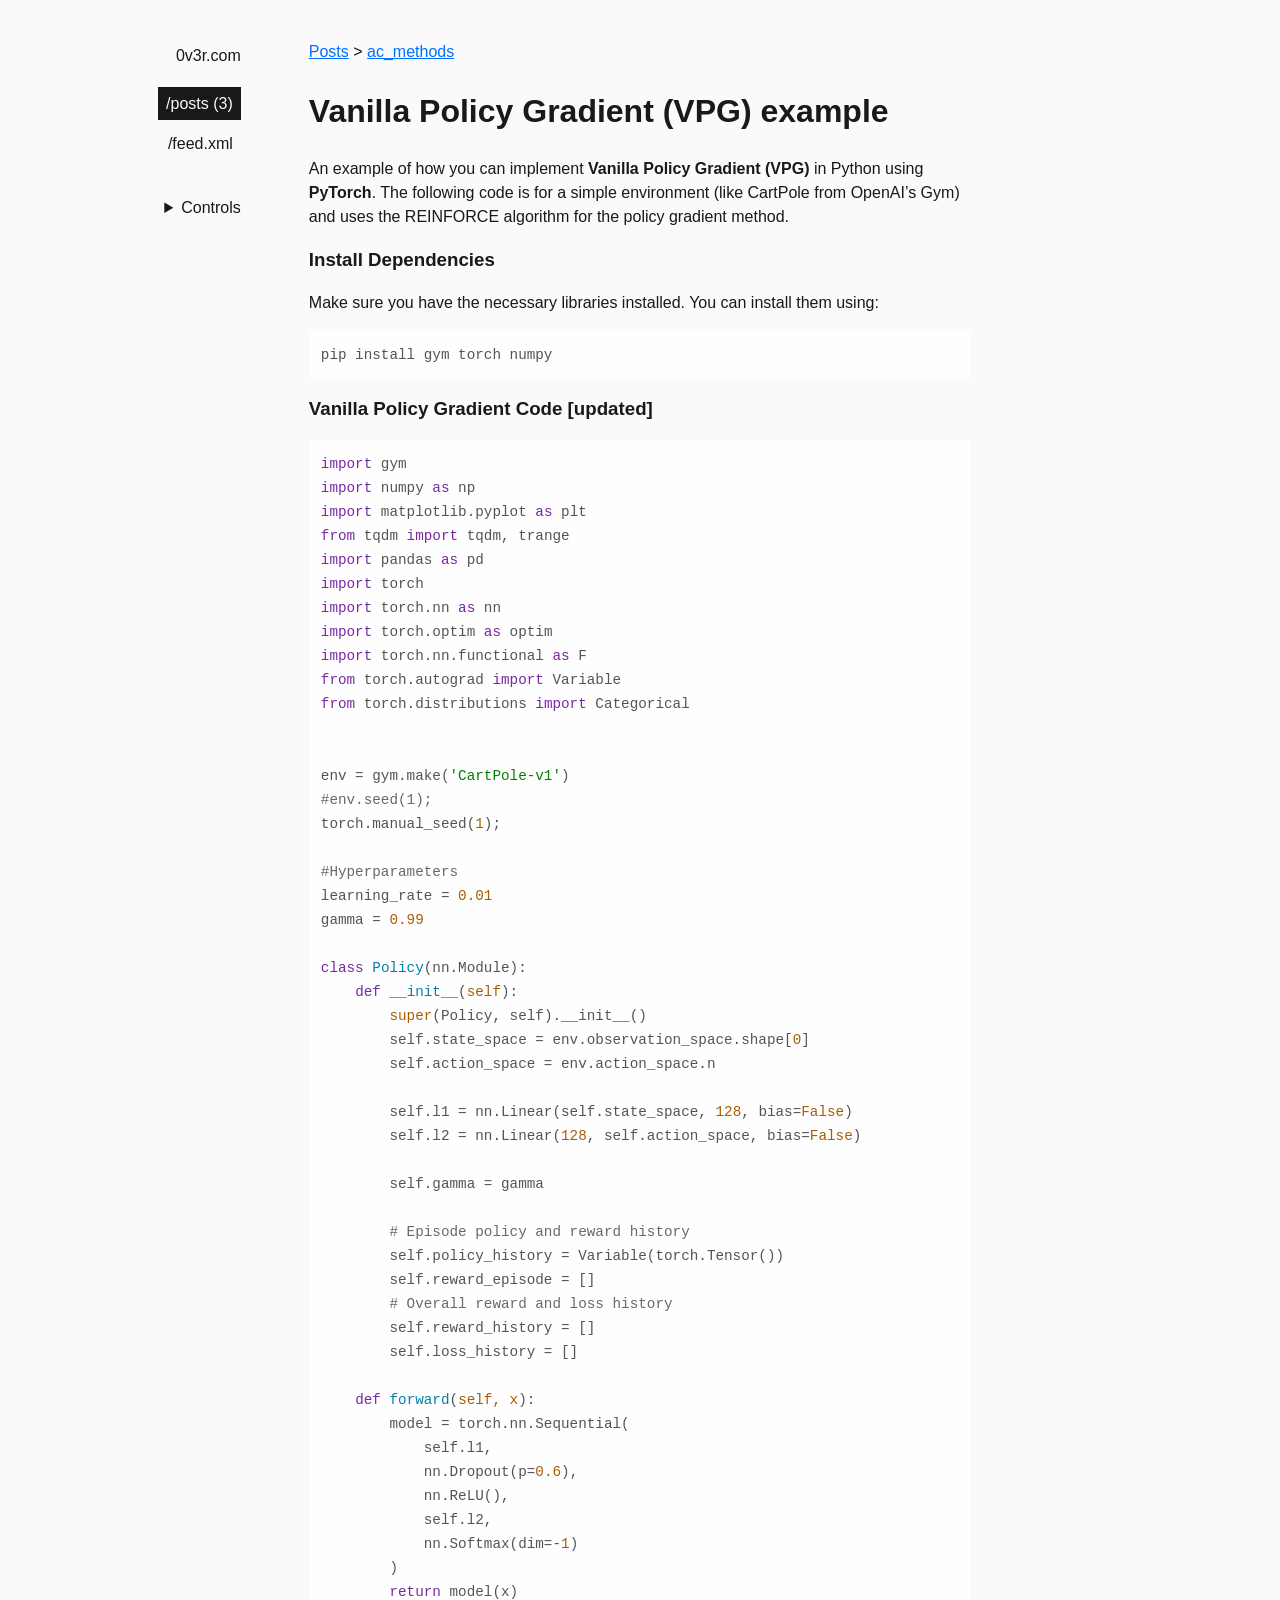
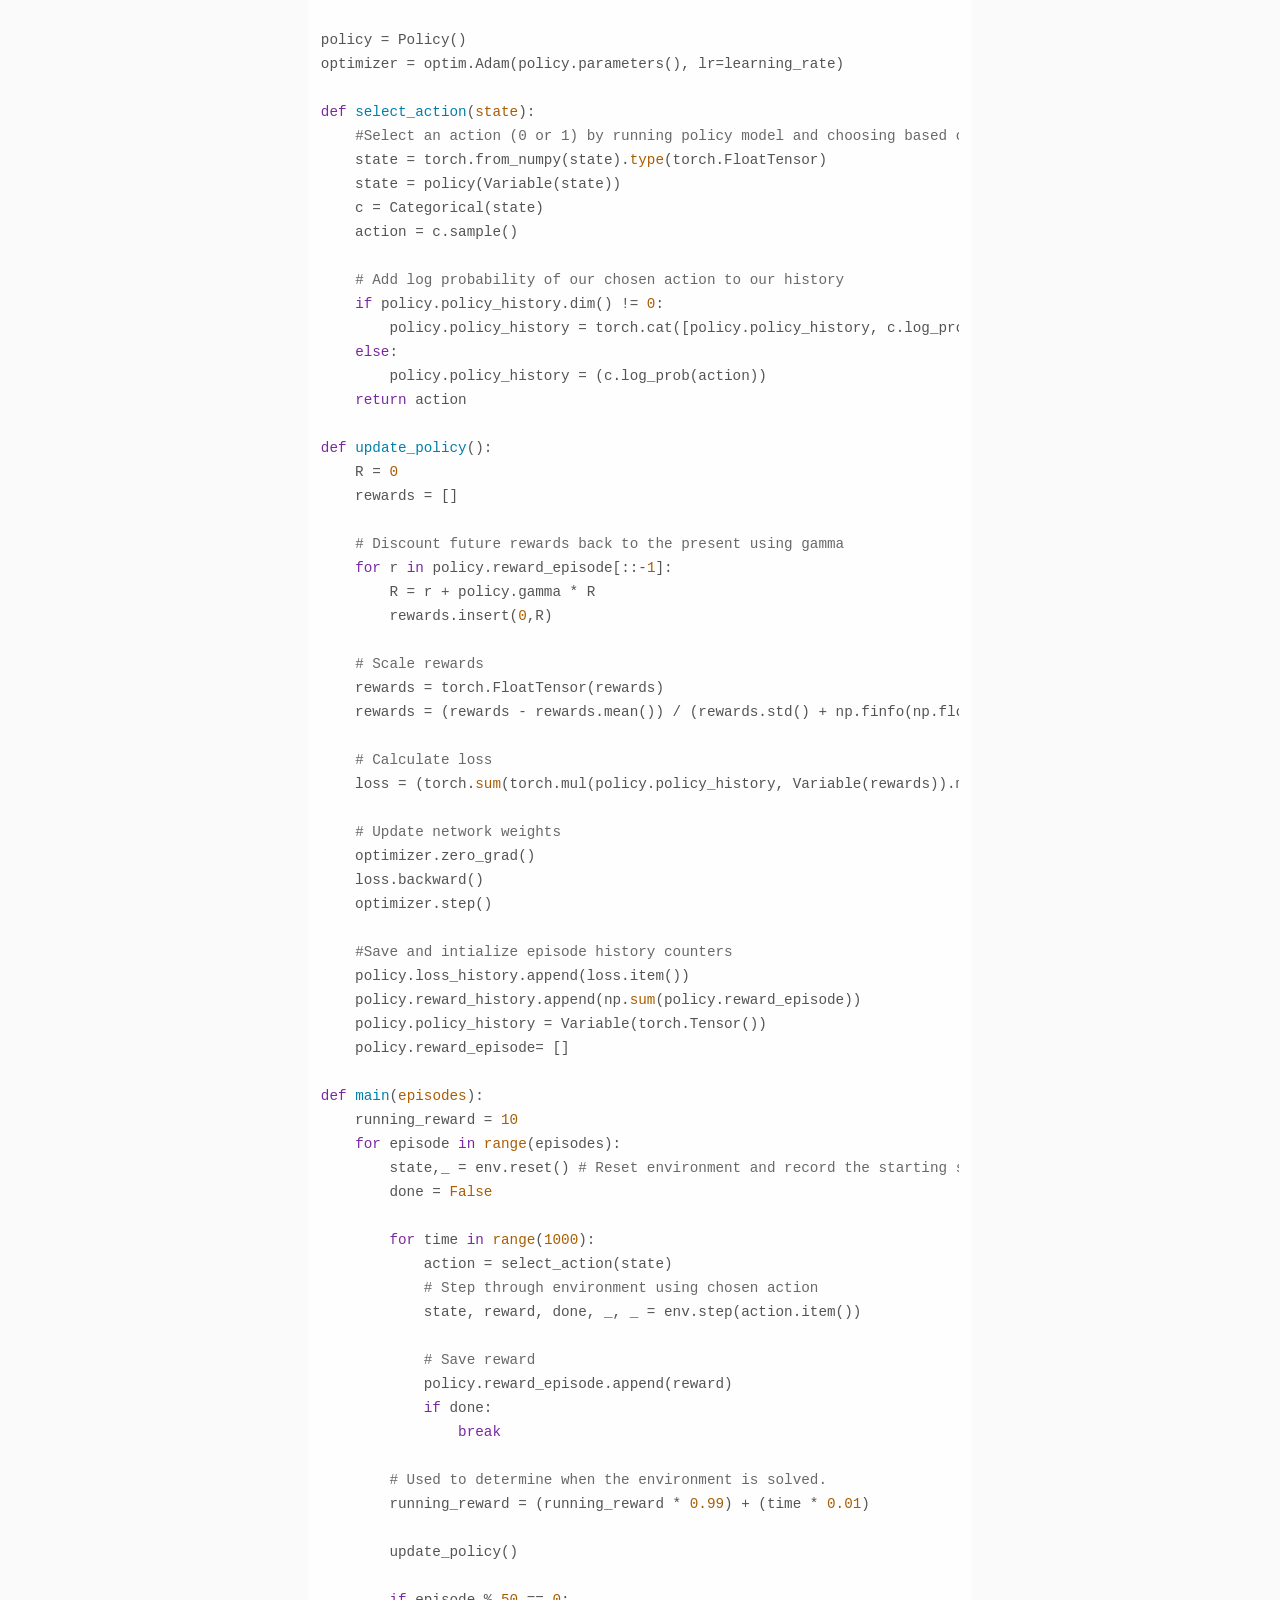
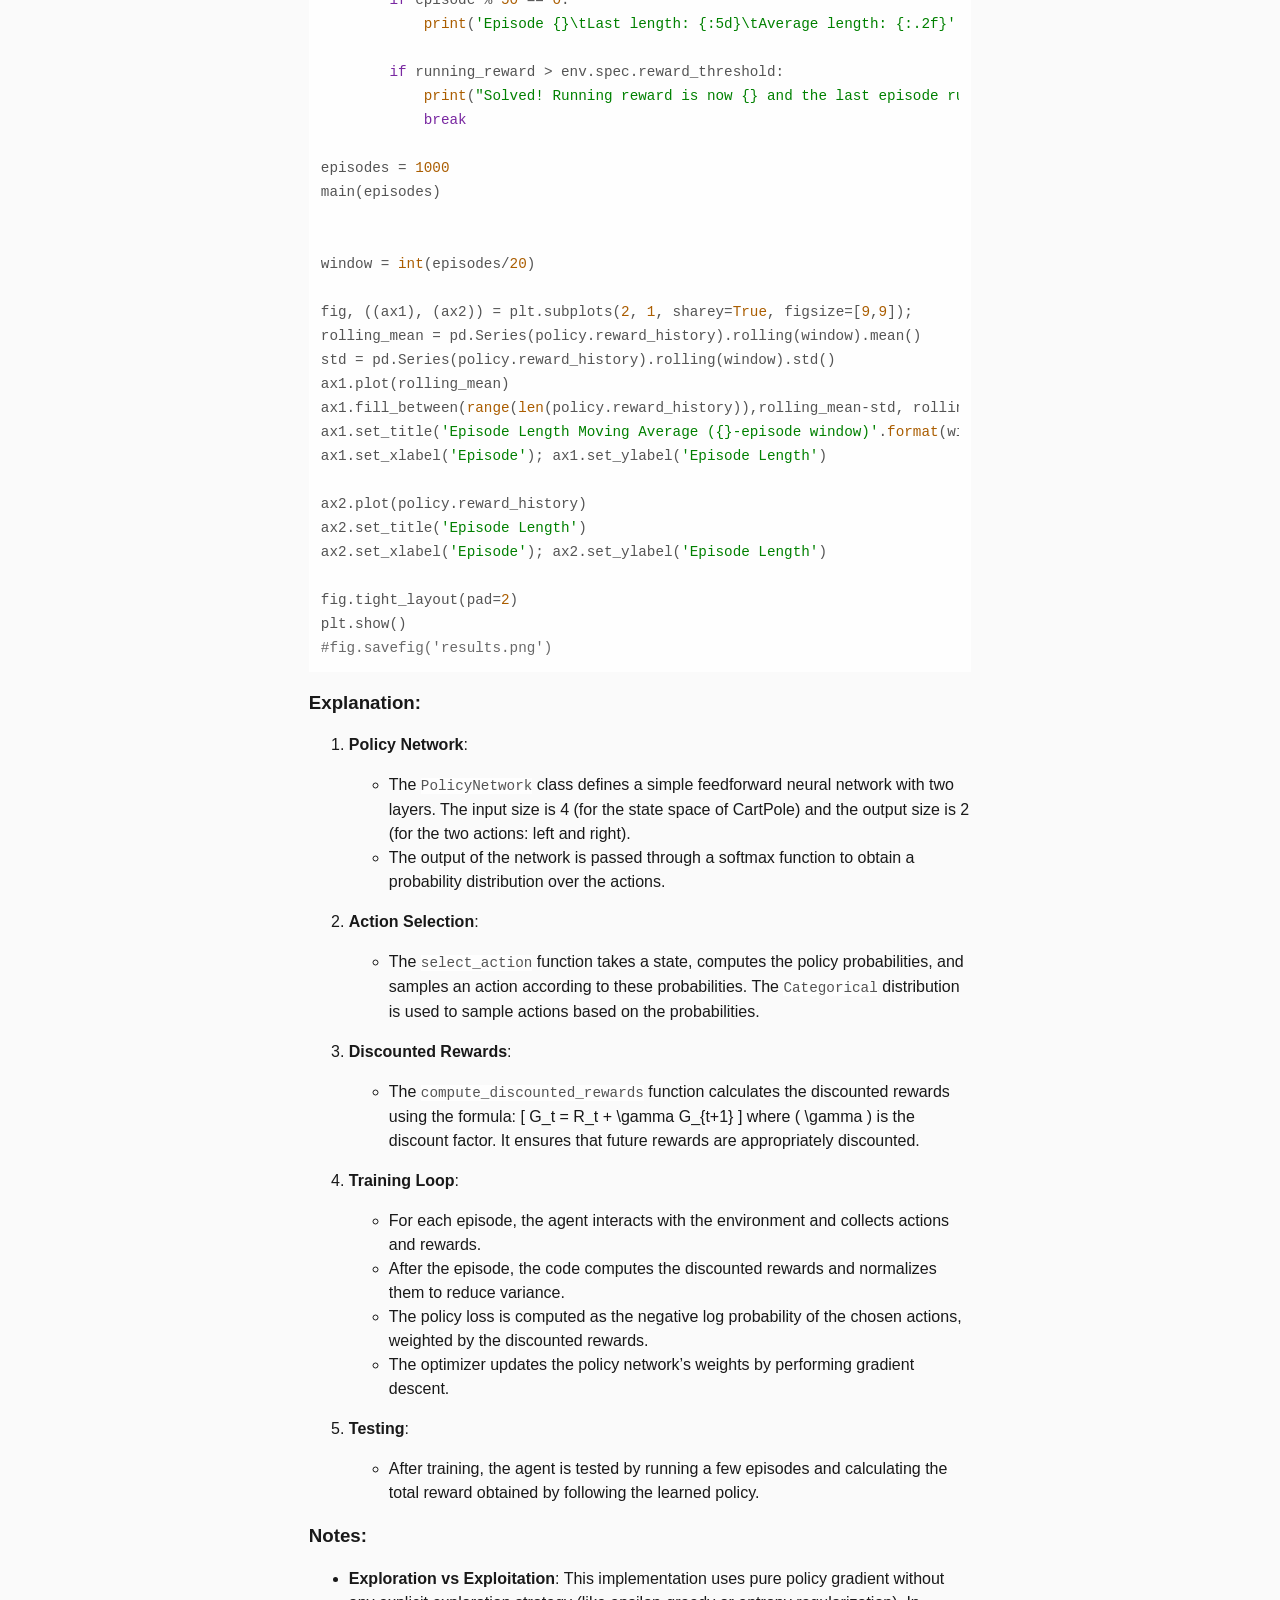
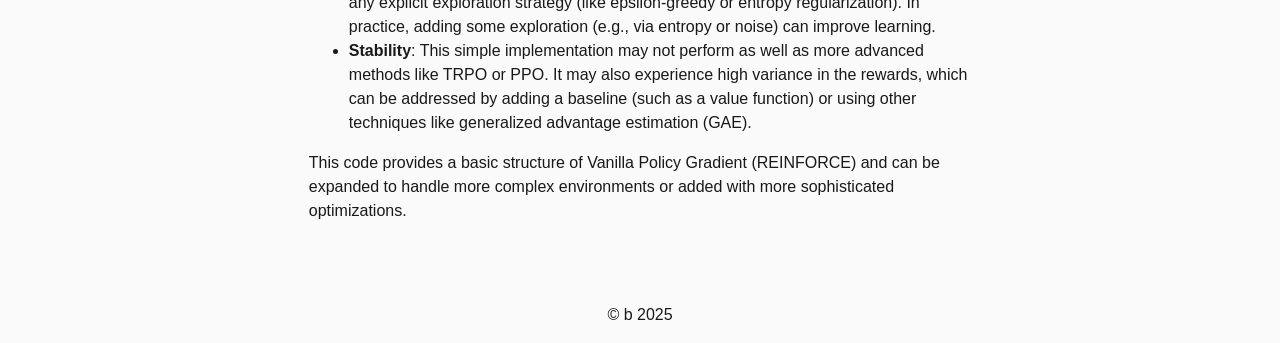
<file: posts/vpg_example/index.html>
<!DOCTYPE html>
<html lang="en">
  <head>
  <meta charset="UTF-8" />
  <meta http-equiv="X-UA-Compatible" content="IE=edge" />
  <meta name="viewport" content="width=device-width, initial-scale=1.0" />
  <link rel="stylesheet" href="/styles/a11y-code.css">
  <link rel="icon" type="image/png" sizes="96x96" href="https://11ty.dev/img/favicon.png">
  <!-- add your favicons here -->
  <!-- <link rel="icon" type="image/png" sizes="32x32" href="/assets/icons/favicon-32x32.png"> -->
  <!-- <link rel="icon" type="image/png" sizes="16x16" href="/assets/icons/favicon-16x16.png"> -->
  
  <style>
  	:root{--white:#fafafa;--black:#191919;--gray:#212121;--gray-2:#a6a6a6;--blue:#0070ff;--blue-2:#61dcff;--ff-sans-serif:Roboto,Helvetica,sans-serif;--ff-serif:Garamond,serif;--ff-code:monospace}*{box-sizing:border-box}body{--clr-background:var(--white);--clr-text:var(--black);--clr-text-secondary:var(--gray-2);--clr-link:var(--blue);--ff-current:var(--ff-sans-serif);background:var(--clr-background);color:var(--clr-text);font-family:var(--ff-current);padding:12px;line-height:1.5rem}body.dark{--clr-background:var(--black);--clr-text:var(--white);--clr-link:var(--blue-2)}.main-container{max-width:1200px;margin:auto;display:grid;grid-template-columns:1fr 3fr 1fr;gap:3rem}main{min-height:86vh;padding-top:20px}.side-nav{text-align:end;line-height:2rem}.side-nav .site-title{all:unset}.side-nav .site-title:hover{all:unset;cursor:pointer}.side-nav a{all:unset;padding:8px;cursor:pointer}.side-nav a.active,.side-nav a:hover{background:var(--clr-text);color:var(--clr-background)}.side-nav ul{list-style:none}.side-nav ul li{margin:.5rem 0}.side-nav-inner{padding:20px;position:sticky;top:0}a{color:var(--clr-link)}.breadcrumbs{margin-bottom:1rem}article h1{font-size:2rem;line-height:2.5rem}article h1>a,article h2>a,article h3>a{color:var(--clr-text);text-decoration:none}article a:hover{color:var(--clr-link)}article img{max-width:100%}.thumbnail-container img{max-width:100%}.post-entries{padding:0;list-style:none}.post-entry{margin-bottom:4rem}.post-entry__title a{color:var(--clr-text)}.post-entry__title a:hover{color:var(--clr-link)}.post-entry__date{color:var(--clr-text-secondary)}.bibliography ul{padding:0;list-style:none}.bibliography li{padding-left:3rem;text-indent:-3rem;text-align:left;margin:1rem 0 .2rem 0}.main-footer{text-align:center;margin-top:4rem}.post-author{display:none}code{font-size:1.1em}pre{font-size:1em;overflow-x:auto;font-family:var(--ff-code);padding:12px;display:grid}pre code{overflow-x:auto}select{padding:2px;border:1px solid var(--clr-text);background-color:var(--clr-background);color:var(--clr-text);font-size:1em}button{padding:4px;border:1px solid var(--clr-text);color:var(--clr-text);background-color:transparent;cursor:pointer}.side-nav .controls{margin-top:2rem}@media (max-width:1200px){.main-container{grid-template-columns:1fr 3fr}}@media (max-width:720px){.main-container{grid-template-columns:1fr}}@media print{body.dark{--clr-background:#fff;--clr-text:#000;--clr-link:var(--blue)}.side-nav{display:none}.main-footer{display:none}.post-author{display:block}}
  </style>
  <meta property="og:title" content="Vanilla Policy Gradient (VPG) example">
  <meta property="og:image" content="">
  <meta property="og:description" content="An example of how you can implement **Vanilla Policy Gradient (VPG)** in Python using **PyTorch**. The following code is for a simple environment (like CartPole from OpenAI&#39;s Gym) and uses the REINFORCE algorithm for the policy gradient method.">
  <meta name="description" content="An example of how you can implement **Vanilla Policy Gradient (VPG)** in Python using **PyTorch**. The following code is for a simple environment (like CartPole from OpenAI&#39;s Gym) and uses the REINFORCE algorithm for the policy gradient method.">
  <meta name="theme-color" content="#0f0f11">
  <title>Vanilla Policy Gradient (VPG) example | 0v3r.com</title>
</head>

  <body>
    <div class="main-container">
      <aside class="side-nav">
        <div class="side-nav-inner">
          <a class="site-title" href="/">
            0v3r.com
          </a>
          <nav>
  <ul><li>
        <a
          class="nav-link
            
               active 
            
          "
          href="/posts"
        > /posts 
    (3)
  
   </a>
      </li><li>
        <a
          class="nav-link
            
              
            
          "
          href="/feed.xml"
        > /feed.xml 
   </a>
      </li></ul>
</nav>

          <div class="controls">
            <details>
              <summary>Controls</summary>
              <div>
  <label for="theme">Theme</label>
  <select name="theme" id="theme">
    <option value="system">system</option>
    <option value="light">light</option>
    <option value="dark">dark</option>
  </select>
</div>

              <div>
  <label for="font">Font</label>
  <select name="font" id="font">
    <option value="sansSerif">sans-serif</option>
    <option value="serif">serif</option>
  </select>
</div>

              <div>
                <button onclick="print()">Print this page</button>
              </div>
            </details>
          </div>
        </div>
      </aside>
      <main>
        


<nav class="breadcrumbs">
  
    <span><a href="/posts/">Posts</a></span>
    
      &gt;
    
  
    <span><a href="/posts/actor_critic_one_step_explanation/">ac_methods</a></span>
    
  
</nav>


        

<article>
    <h1>Vanilla Policy Gradient (VPG) example</h1>
    <div class="post-author">
      by
      <strong>
        
          chat.,
        
      </strong>
    <span>Jan 2, 2025</span>
    </div>
    <p>An example of how you can implement <strong>Vanilla Policy Gradient (VPG)</strong> in Python using <strong>PyTorch</strong>. The following code is for a simple environment (like CartPole from OpenAI’s Gym) and uses the REINFORCE algorithm for the policy gradient method.</p>
<h3 id="install-dependencies" tabindex="-1"><a class="header-anchor" href="#install-dependencies">Install Dependencies</a></h3>
<p>Make sure you have the necessary libraries installed. You can install them using:</p>
<pre><code class="hljs language-bash">pip install gym torch numpy
</code></pre>
<h3 id="vanilla-policy-gradient-code-%5Bupdated%5D" tabindex="-1"><a class="header-anchor" href="#vanilla-policy-gradient-code-%5Bupdated%5D">Vanilla Policy Gradient Code [updated]</a></h3>
<pre><code class="hljs language-python"><span class="hljs-keyword">import</span> gym
<span class="hljs-keyword">import</span> numpy <span class="hljs-keyword">as</span> np
<span class="hljs-keyword">import</span> matplotlib.pyplot <span class="hljs-keyword">as</span> plt
<span class="hljs-keyword">from</span> tqdm <span class="hljs-keyword">import</span> tqdm, trange
<span class="hljs-keyword">import</span> pandas <span class="hljs-keyword">as</span> pd
<span class="hljs-keyword">import</span> torch
<span class="hljs-keyword">import</span> torch.nn <span class="hljs-keyword">as</span> nn
<span class="hljs-keyword">import</span> torch.optim <span class="hljs-keyword">as</span> optim
<span class="hljs-keyword">import</span> torch.nn.functional <span class="hljs-keyword">as</span> F
<span class="hljs-keyword">from</span> torch.autograd <span class="hljs-keyword">import</span> Variable
<span class="hljs-keyword">from</span> torch.distributions <span class="hljs-keyword">import</span> Categorical


env = gym.make(<span class="hljs-string">&#x27;CartPole-v1&#x27;</span>)
<span class="hljs-comment">#env.seed(1); </span>
torch.manual_seed(<span class="hljs-number">1</span>);

<span class="hljs-comment">#Hyperparameters</span>
learning_rate = <span class="hljs-number">0.01</span>
gamma = <span class="hljs-number">0.99</span>

<span class="hljs-keyword">class</span> <span class="hljs-title class_">Policy</span>(nn.Module):
    <span class="hljs-keyword">def</span> <span class="hljs-title function_">__init__</span>(<span class="hljs-params">self</span>):
        <span class="hljs-built_in">super</span>(Policy, self).__init__()
        self.state_space = env.observation_space.shape[<span class="hljs-number">0</span>]
        self.action_space = env.action_space.n
        
        self.l1 = nn.Linear(self.state_space, <span class="hljs-number">128</span>, bias=<span class="hljs-literal">False</span>)
        self.l2 = nn.Linear(<span class="hljs-number">128</span>, self.action_space, bias=<span class="hljs-literal">False</span>)
        
        self.gamma = gamma
        
        <span class="hljs-comment"># Episode policy and reward history </span>
        self.policy_history = Variable(torch.Tensor()) 
        self.reward_episode = []
        <span class="hljs-comment"># Overall reward and loss history</span>
        self.reward_history = []
        self.loss_history = []

    <span class="hljs-keyword">def</span> <span class="hljs-title function_">forward</span>(<span class="hljs-params">self, x</span>):    
        model = torch.nn.Sequential(
            self.l1,
            nn.Dropout(p=<span class="hljs-number">0.6</span>),
            nn.ReLU(),
            self.l2,
            nn.Softmax(dim=-<span class="hljs-number">1</span>)
        )
        <span class="hljs-keyword">return</span> model(x)

policy = Policy()
optimizer = optim.Adam(policy.parameters(), lr=learning_rate)

<span class="hljs-keyword">def</span> <span class="hljs-title function_">select_action</span>(<span class="hljs-params">state</span>):
    <span class="hljs-comment">#Select an action (0 or 1) by running policy model and choosing based on the probabilities in state</span>
    state = torch.from_numpy(state).<span class="hljs-built_in">type</span>(torch.FloatTensor)
    state = policy(Variable(state))
    c = Categorical(state)
    action = c.sample()
    
    <span class="hljs-comment"># Add log probability of our chosen action to our history    </span>
    <span class="hljs-keyword">if</span> policy.policy_history.dim() != <span class="hljs-number">0</span>:
        policy.policy_history = torch.cat([policy.policy_history, c.log_prob(action).unsqueeze(<span class="hljs-number">0</span>)])
    <span class="hljs-keyword">else</span>:
        policy.policy_history = (c.log_prob(action))
    <span class="hljs-keyword">return</span> action

<span class="hljs-keyword">def</span> <span class="hljs-title function_">update_policy</span>():
    R = <span class="hljs-number">0</span>
    rewards = []
    
    <span class="hljs-comment"># Discount future rewards back to the present using gamma</span>
    <span class="hljs-keyword">for</span> r <span class="hljs-keyword">in</span> policy.reward_episode[::-<span class="hljs-number">1</span>]:
        R = r + policy.gamma * R
        rewards.insert(<span class="hljs-number">0</span>,R)
        
    <span class="hljs-comment"># Scale rewards</span>
    rewards = torch.FloatTensor(rewards)
    rewards = (rewards - rewards.mean()) / (rewards.std() + np.finfo(np.float32).eps)
    
    <span class="hljs-comment"># Calculate loss</span>
    loss = (torch.<span class="hljs-built_in">sum</span>(torch.mul(policy.policy_history, Variable(rewards)).mul(-<span class="hljs-number">1</span>), -<span class="hljs-number">1</span>))
    
    <span class="hljs-comment"># Update network weights</span>
    optimizer.zero_grad()
    loss.backward()
    optimizer.step()
    
    <span class="hljs-comment">#Save and intialize episode history counters</span>
    policy.loss_history.append(loss.item())
    policy.reward_history.append(np.<span class="hljs-built_in">sum</span>(policy.reward_episode))
    policy.policy_history = Variable(torch.Tensor())
    policy.reward_episode= []

<span class="hljs-keyword">def</span> <span class="hljs-title function_">main</span>(<span class="hljs-params">episodes</span>):
    running_reward = <span class="hljs-number">10</span>
    <span class="hljs-keyword">for</span> episode <span class="hljs-keyword">in</span> <span class="hljs-built_in">range</span>(episodes):
        state,_ = env.reset() <span class="hljs-comment"># Reset environment and record the starting state</span>
        done = <span class="hljs-literal">False</span>       
    
        <span class="hljs-keyword">for</span> time <span class="hljs-keyword">in</span> <span class="hljs-built_in">range</span>(<span class="hljs-number">1000</span>):
            action = select_action(state)
            <span class="hljs-comment"># Step through environment using chosen action</span>
            state, reward, done, _, _ = env.step(action.item())

            <span class="hljs-comment"># Save reward</span>
            policy.reward_episode.append(reward)
            <span class="hljs-keyword">if</span> done:
                <span class="hljs-keyword">break</span>
        
        <span class="hljs-comment"># Used to determine when the environment is solved.</span>
        running_reward = (running_reward * <span class="hljs-number">0.99</span>) + (time * <span class="hljs-number">0.01</span>)

        update_policy()

        <span class="hljs-keyword">if</span> episode % <span class="hljs-number">50</span> == <span class="hljs-number">0</span>:
            <span class="hljs-built_in">print</span>(<span class="hljs-string">&#x27;Episode {}\tLast length: {:5d}\tAverage length: {:.2f}&#x27;</span>.<span class="hljs-built_in">format</span>(episode, time, running_reward))

        <span class="hljs-keyword">if</span> running_reward &gt; env.spec.reward_threshold:
            <span class="hljs-built_in">print</span>(<span class="hljs-string">&quot;Solved! Running reward is now {} and the last episode runs to {} time steps!&quot;</span>.<span class="hljs-built_in">format</span>(running_reward, time))
            <span class="hljs-keyword">break</span>

episodes = <span class="hljs-number">1000</span>
main(episodes)


window = <span class="hljs-built_in">int</span>(episodes/<span class="hljs-number">20</span>)

fig, ((ax1), (ax2)) = plt.subplots(<span class="hljs-number">2</span>, <span class="hljs-number">1</span>, sharey=<span class="hljs-literal">True</span>, figsize=[<span class="hljs-number">9</span>,<span class="hljs-number">9</span>]);
rolling_mean = pd.Series(policy.reward_history).rolling(window).mean()
std = pd.Series(policy.reward_history).rolling(window).std()
ax1.plot(rolling_mean)
ax1.fill_between(<span class="hljs-built_in">range</span>(<span class="hljs-built_in">len</span>(policy.reward_history)),rolling_mean-std, rolling_mean+std, color=<span class="hljs-string">&#x27;orange&#x27;</span>, alpha=<span class="hljs-number">0.2</span>)
ax1.set_title(<span class="hljs-string">&#x27;Episode Length Moving Average ({}-episode window)&#x27;</span>.<span class="hljs-built_in">format</span>(window))
ax1.set_xlabel(<span class="hljs-string">&#x27;Episode&#x27;</span>); ax1.set_ylabel(<span class="hljs-string">&#x27;Episode Length&#x27;</span>)

ax2.plot(policy.reward_history)
ax2.set_title(<span class="hljs-string">&#x27;Episode Length&#x27;</span>)
ax2.set_xlabel(<span class="hljs-string">&#x27;Episode&#x27;</span>); ax2.set_ylabel(<span class="hljs-string">&#x27;Episode Length&#x27;</span>)

fig.tight_layout(pad=<span class="hljs-number">2</span>)
plt.show()
<span class="hljs-comment">#fig.savefig(&#x27;results.png&#x27;)</span>
</code></pre>
<h3 id="explanation%3A" tabindex="-1"><a class="header-anchor" href="#explanation%3A">Explanation:</a></h3>
<ol>
<li>
<p><strong>Policy Network</strong>:</p>
<ul>
<li>The <code>PolicyNetwork</code> class defines a simple feedforward neural network with two layers. The input size is 4 (for the state space of CartPole) and the output size is 2 (for the two actions: left and right).</li>
<li>The output of the network is passed through a softmax function to obtain a probability distribution over the actions.</li>
</ul>
</li>
<li>
<p><strong>Action Selection</strong>:</p>
<ul>
<li>The <code>select_action</code> function takes a state, computes the policy probabilities, and samples an action according to these probabilities. The <code>Categorical</code> distribution is used to sample actions based on the probabilities.</li>
</ul>
</li>
<li>
<p><strong>Discounted Rewards</strong>:</p>
<ul>
<li>The <code>compute_discounted_rewards</code> function calculates the discounted rewards using the formula:
[
G_t = R_t + \gamma G_{t+1}
]
where ( \gamma ) is the discount factor. It ensures that future rewards are appropriately discounted.</li>
</ul>
</li>
<li>
<p><strong>Training Loop</strong>:</p>
<ul>
<li>For each episode, the agent interacts with the environment and collects actions and rewards.</li>
<li>After the episode, the code computes the discounted rewards and normalizes them to reduce variance.</li>
<li>The policy loss is computed as the negative log probability of the chosen actions, weighted by the discounted rewards.</li>
<li>The optimizer updates the policy network’s weights by performing gradient descent.</li>
</ul>
</li>
<li>
<p><strong>Testing</strong>:</p>
<ul>
<li>After training, the agent is tested by running a few episodes and calculating the total reward obtained by following the learned policy.</li>
</ul>
</li>
</ol>
<h3 id="notes%3A" tabindex="-1"><a class="header-anchor" href="#notes%3A">Notes:</a></h3>
<ul>
<li><strong>Exploration vs Exploitation</strong>: This implementation uses pure policy gradient without any explicit exploration strategy (like epsilon-greedy or entropy regularization). In practice, adding some exploration (e.g., via entropy or noise) can improve learning.</li>
<li><strong>Stability</strong>: This simple implementation may not perform as well as more advanced methods like TRPO or PPO. It may also experience high variance in the rewards, which can be addressed by adding a baseline (such as a value function) or using other techniques like generalized advantage estimation (GAE).</li>
</ul>
<p>This code provides a basic structure of Vanilla Policy Gradient (REINFORCE) and can be expanded to handle more complex environments or added with more sophisticated optimizations.</p>

</article>

      </main>
    </div>
    <footer class="main-footer">
  &copy; b 2025
</footer>

  </body>
  
  <script>
  function initThemeHandler(){const e=document.querySelector('select[id="theme"]'),t=window.matchMedia("(prefers-color-scheme: dark)").matches?"dark":"light",o=localStorage.getItem("theme"),n=document.querySelector('meta[name="theme-color"]'),a=getComputedStyle(document.body);function r(e){"dark"===e?document.body.classList.add("dark"):document.body.classList.remove("dark");const t=a.getPropertyValue("--clr-background");n.setAttribute("content",t)}e.value=o||"system",r("dark"===o||"light"===o?o:t),e.addEventListener("change",(()=>{"system"===e.value?r(t):r(e.value),localStorage.setItem("theme",e.value)}))}function initFontHandler(){const e=getComputedStyle(document.body),t=e.getPropertyValue("--ff-sans-serif"),o=e.getPropertyValue("--ff-serif"),n=localStorage.getItem("font"),a=document.querySelector('select[id="font"]');function r(e){document.body.style.fontFamily="serif"===e?o:t}"serif"===n&&(r(n),a.value=n),a.addEventListener("change",(()=>{r(a.value),localStorage.setItem("font",a.value)}))}initThemeHandler(),initFontHandler();
  </script>
</html>
</file>
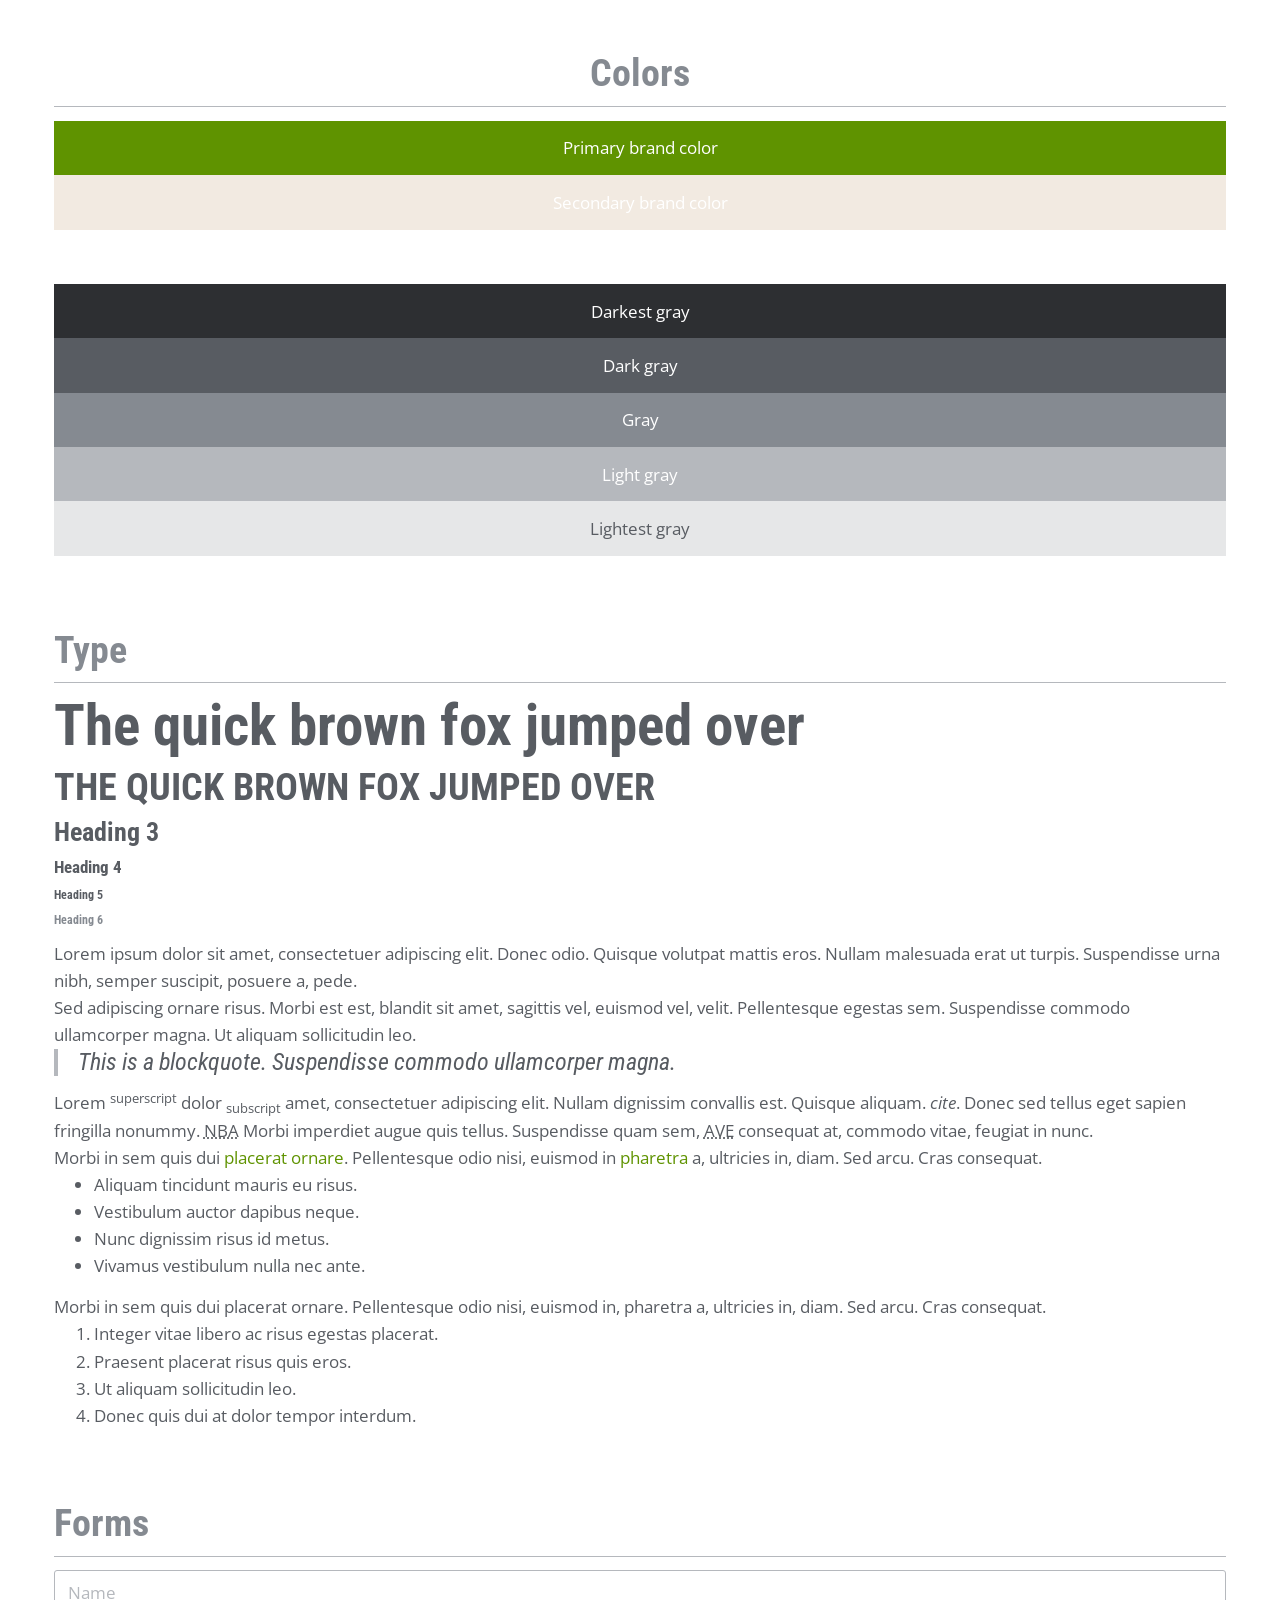
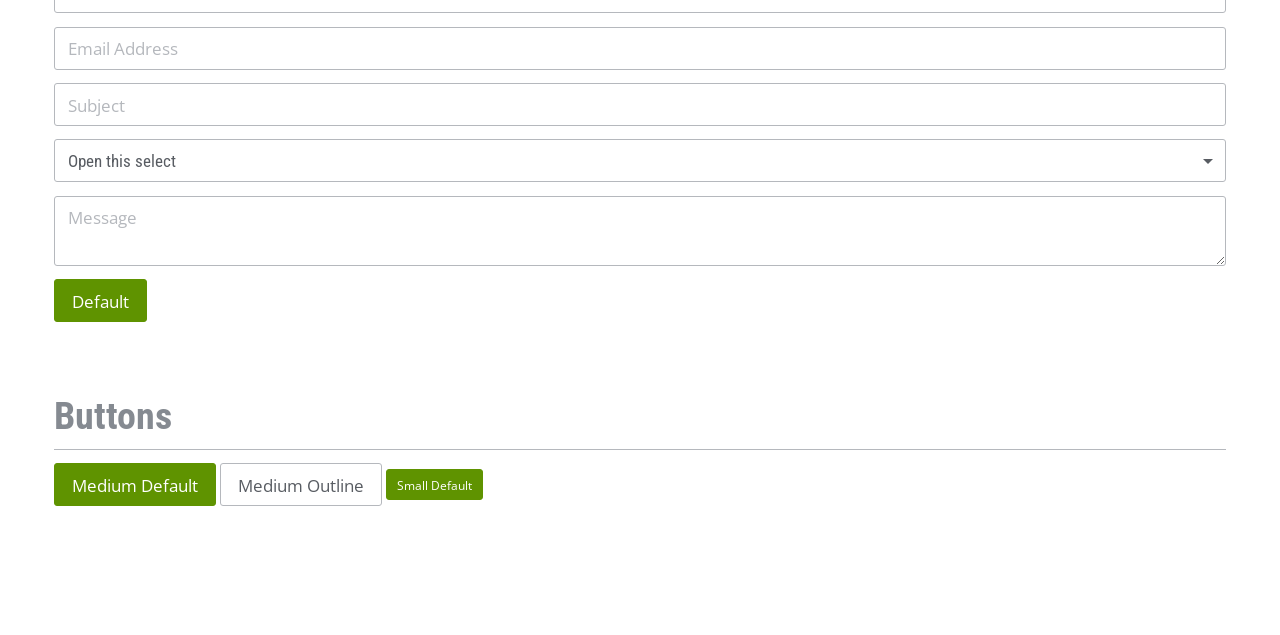
<file: ui.html>
<!doctype html>
<html lang="en-us">

    <head>

        <!-- Meta -->
        <meta charset="utf-8">
        <meta http-equiv="x-ua-compatible" content="ie=edge">
        <meta name="viewport" content="width=device-width,initial-scale=1">

        <title>Avocado</title>
        <meta name="description" content="">

        <!-- The compiled CSS file -->
        <link rel="stylesheet" href="css/production.css">

        <!-- Web fonts -->
        <link href="https://fonts.googleapis.com/css?family=Open+Sans:400,400i|Roboto+Condensed:700" rel="stylesheet">

        <!-- favicon.ico. Place these in the root directory. -->
        <link rel="shortcut icon" href="favicon.ico">

    </head>

    <body>


        <div class="container pt3 pb3">

        <!-- Colors -->
        <section class="pb4 align--center">
            <h2 class="text--gray pb1 border--bottom">Colors</h2>
            <div class="pt1 pb1 text--white bg--primary-color">Primary brand color</div>
            <div class="pt1 pb1 text--white bg--secondary-color">Secondary brand color</div>
            <div class="pt1 pb1 text--white bg--tertiary-color">Brand accent color</div>
            <div class="pt1 pb1 text--white bg--darkest-gray">Darkest gray</div>
            <div class="pt1 pb1 text--white bg--dark-gray">Dark gray</div>
            <div class="pt1 pb1 text--white bg--gray">Gray</div>
            <div class="pt1 pb1 text--white bg--light-gray">Light gray</div>
            <div class="pt1 pb1 bg--lightest-gray">Lightest gray</div>
        </section>

        <!-- Type -->
        <section class="pb4 reading-font">
            <h2 class="text--gray pb1 border--bottom">Type</h2>
            <h1>The quick brown fox jumped over</h1>
            <h2 style="text-transform:uppercase">The quick brown fox jumped over</h2>
            <h3>Heading 3</h3>
            <h4>Heading 4</h4>
            <h5>Heading 5</h5>
            <h6>Heading 6</h6>
            <p>Lorem ipsum dolor sit amet, consectetuer adipiscing elit. Donec odio. Quisque volutpat mattis eros. Nullam malesuada erat ut turpis. Suspendisse urna nibh, semper suscipit, posuere a, pede.</p>
            <p>Sed adipiscing ornare risus. Morbi est est, blandit sit amet, sagittis vel, euismod vel, velit. Pellentesque egestas sem. Suspendisse commodo ullamcorper magna. Ut aliquam sollicitudin leo.</p>
            <blockquote class="blockquote">This is a blockquote. Suspendisse commodo ullamcorper magna.</blockquote>
            <p>Lorem <sup>superscript</sup> dolor <sub>subscript</sub> amet, consectetuer adipiscing elit. Nullam dignissim convallis est. Quisque aliquam. <cite>cite</cite>. Donec sed tellus eget sapien fringilla nonummy. <acronym title="National Basketball Association">NBA</acronym> Morbi imperdiet augue quis tellus. Suspendisse quam sem, <abbr title="Avenue">AVE</abbr> consequat at, commodo vitae, feugiat in nunc.</p>
            <p>Morbi in sem quis dui <a class="link" href="#">placerat ornare</a>. Pellentesque odio nisi, euismod in <a class="link" href="#">pharetra</a> a, ultricies in, diam. Sed arcu. Cras consequat.</p>
            <ul class="list--indented">
                <li>Aliquam tincidunt mauris eu risus.</li>
                <li>Vestibulum auctor dapibus neque.</li>
                <li>Nunc dignissim risus id metus.</li>
                <li>Vivamus vestibulum nulla nec ante.</li>
            </ul>
            <p>Morbi in sem quis dui placerat ornare. Pellentesque odio nisi, euismod in, pharetra a, ultricies in, diam. Sed arcu. Cras consequat.</p>
            <ol class="list--indented m0">
                <li>Integer vitae libero ac risus egestas placerat.</li>
                <li>Praesent placerat risus quis eros.</li>
                <li>Ut aliquam sollicitudin leo.</li>
                <li>Donec quis dui at dolor tempor interdum.</li>
            </ol>
        </section>

        <!-- Forms -->
        <section class="pb4">
            <h2 class="text--gray pb1 border--bottom">Forms</h2>
            <form class="form">
                <input class="form-control mb1" placeholder="Name">
                <input class="form-control mb1" type="email" placeholder="Email Address">
                <input class="form-control mb1" type="subject" placeholder="Subject">
                <div class="select mb1">
                    <select>
                        <option selected="selected">Open this select</option>
                        <option>One</option>
                        <option>Two</option>
                        <option>Three</option>
                    </select>
                </div>
                <textarea class="form-control mb1" placeholder="Message"></textarea>
                <button class="btn btn--default">Default</button>
            </form>
        </section>

        <!-- Buttons -->
        <section class="pb4">
            <h2 class="text--gray pb1 border--bottom">Buttons</h2>
            <a class="btn btn--default" href="">Medium Default</a>
            <a class="btn btn--outline" href="">Medium Outline</a>
            <a class="btn btn--default btn--sm" href="">Small Default</a>
        </section>

        </div> <!-- End container -->

    </body>
</html>
</file>
<file: styles/a11y-code.css>
/*!
  Theme: a11y-dark
  Author: @ericwbailey
  Maintainer: @ericwbailey

  Based on the Tomorrow Night Eighties theme: https://github.com/isagalaev/highlight.js/blob/master/src/styles/tomorrow-night-eighties.css
*/

/* ------------------- LIGHT -------------------- */

.hljs,
code,
pre {
  background: #fefefe;
  color: #545454;
}

/* Comment */
.hljs-comment,
.hljs-quote {
  color: #696969;
}

/* Red */
.hljs-variable,
.hljs-template-variable,
.hljs-tag,
.hljs-name,
.hljs-selector-id,
.hljs-selector-class,
.hljs-regexp,
.hljs-deletion {
  color: #d91e18;
}

/* Orange */
.hljs-number,
.hljs-built_in,
.hljs-literal,
.hljs-type,
.hljs-params,
.hljs-meta,
.hljs-link {
  color: #aa5d00;
}

/* Yellow */
.hljs-attribute {
  color: #aa5d00;
}

/* Green */
.hljs-string,
.hljs-symbol,
.hljs-bullet,
.hljs-addition {
  color: #008000;
}

/* Blue */
.hljs-title,
.hljs-section {
  color: #007faa;
}

/* Purple */
.hljs-keyword,
.hljs-selector-tag {
  color: #7928a1;
}

.hljs-emphasis {
  font-style: italic;
}

.hljs-strong {
  font-weight: bold;
}

@media screen and (-ms-high-contrast: active) {
  .hljs-addition,
  .hljs-attribute,
  .hljs-built_in,
  .hljs-bullet,
  .hljs-comment,
  .hljs-link,
  .hljs-literal,
  .hljs-meta,
  .hljs-number,
  .hljs-params,
  .hljs-string,
  .hljs-symbol,
  .hljs-type,
  .hljs-quote {
    color: highlight;
  }

  .hljs-keyword,
  .hljs-selector-tag {
    font-weight: bold;
  }
}

/* ---------- DARK ---------------------------- */

.dark .hljs,
.dark code,
.dark pre {
  background: #2b2b2b;
  color: #f8f8f2;
}

/* Comment */
.dark .hljs-comment,
.dark .hljs-quote {
  color: #d4d0ab;
}

/* Red */
.dark .hljs-variable,
.dark .hljs-template-variable,
.dark .hljs-tag,
.dark .hljs-name,
.dark .hljs-selector-id,
.dark .hljs-selector-class,
.dark .hljs-regexp,
.dark .hljs-deletion {
  color: #ffa07a;
}

/* Orange */
.dark .hljs-number,
.dark .hljs-built_in,
.dark .hljs-literal,
.dark .hljs-type,
.dark .hljs-params,
.dark .hljs-meta,
.dark .hljs-link {
  color: #f5ab35;
}

/* Yellow */
.dark .hljs-attribute {
  color: #ffd700;
}

/* Green */
.dark .hljs-string,
.dark .hljs-symbol,
.dark .hljs-bullet,
.dark .hljs-addition {
  color: #abe338;
}

/* Blue */
.dark .hljs-title,
.dark .hljs-section {
  color: #00e0e0;
}

/* Purple */
.dark .hljs-keyword,
.dark .hljs-selector-tag {
  color: #dcc6e0;
}

.dark .hljs-emphasis {
  font-style: italic;
}

.dark .hljs-strong {
  font-weight: bold;
}

@media screen and (-ms-high-contrast: active) {
  .hljs-addition,
  .hljs-attribute,
  .hljs-built_in,
  .hljs-bullet,
  .hljs-comment,
  .hljs-link,
  .hljs-literal,
  .hljs-meta,
  .hljs-number,
  .hljs-params,
  .hljs-string,
  .hljs-symbol,
  .hljs-type,
  .hljs-quote {
    color: highlight;
  }

  .hljs-keyword,
  .hljs-selector-tag {
    font-weight: bold;
  }
}
</file>
<file: css/production.css>
@charset "UTF-8";/*! normalize.css v7.0.0 | MIT License | github.com/necolas/normalize.css */html{line-height:1.15;-ms-text-size-adjust:100%;-webkit-text-size-adjust:100%}body{margin:0}article,aside,footer,header,nav,section{display:block}h1{font-size:2em;margin:.67em 0}figcaption,figure,main{display:block}figure{margin:1em 40px}hr{-webkit-box-sizing:content-box;box-sizing:content-box;height:0;overflow:visible}pre{font-family:monospace,monospace;font-size:1em}a{background-color:transparent;-webkit-text-decoration-skip:objects}abbr[title]{border-bottom:none;text-decoration:underline;-webkit-text-decoration:underline dotted;text-decoration:underline dotted}b,strong{font-weight:inherit}b,strong{font-weight:bolder}code,kbd,samp{font-family:monospace,monospace;font-size:1em}dfn{font-style:italic}mark{background-color:#ff0;color:#000}small{font-size:80%}sub,sup{font-size:75%;line-height:0;position:relative;vertical-align:baseline}sub{bottom:-.25em}sup{top:-.5em}audio,video{display:inline-block}audio:not([controls]){display:none;height:0}img{border-style:none}svg:not(:root){overflow:hidden}button,input,optgroup,select,textarea{font-family:sans-serif;font-size:100%;line-height:1.15;margin:0}button,input{overflow:visible}button,select{text-transform:none}[type=reset],[type=submit],button,html [type=button]{-webkit-appearance:button}[type=button]::-moz-focus-inner,[type=reset]::-moz-focus-inner,[type=submit]::-moz-focus-inner,button::-moz-focus-inner{border-style:none;padding:0}[type=button]:-moz-focusring,[type=reset]:-moz-focusring,[type=submit]:-moz-focusring,button:-moz-focusring{outline:1px dotted ButtonText}fieldset{padding:.35em .75em .625em}legend{-webkit-box-sizing:border-box;box-sizing:border-box;color:inherit;display:table;max-width:100%;padding:0;white-space:normal}progress{display:inline-block;vertical-align:baseline}textarea{overflow:auto}[type=checkbox],[type=radio]{-webkit-box-sizing:border-box;box-sizing:border-box;padding:0}[type=number]::-webkit-inner-spin-button,[type=number]::-webkit-outer-spin-button{height:auto}[type=search]{-webkit-appearance:textfield;outline-offset:-2px}[type=search]::-webkit-search-cancel-button,[type=search]::-webkit-search-decoration{-webkit-appearance:none}::-webkit-file-upload-button{-webkit-appearance:button;font:inherit}details,menu{display:block}summary{display:list-item}canvas{display:inline-block}template{display:none}[hidden]{display:none}blockquote,caption,dd,dl,fieldset,figure,form,hr,ol,pre,table,td,th,ul{margin:0;padding:0}[tabindex='-1']:focus{outline:0}body,button,input,select,textarea{-webkit-font-smoothing:antialiased;-webkit-text-size-adjust:100%}a:active,a:hover{outline:0}[role=button],a,button,input,label,select,textarea{-ms-touch-action:manipulation;touch-action:manipulation}ol,ul{margin-bottom:.8rem}ol ol,ol ul,ul ol,ul ul{margin-bottom:0}code,kbd,pre,samp{font-family:Monaco,Menlo,Consolas,monospace}b,strong{line-height:inherit}em,i{font-style:italic;line-height:inherit}table{display:table;max-width:100%}td,th{line-height:1.6rem;vertical-align:middle}th{text-align:left}form{font-size:1rem}fieldset{border:0;min-width:0}legend{line-height:inherit;margin:0}input,optgroup,select,textarea{line-height:inherit}input,label,select{vertical-align:middle}input[type=file]{display:block;width:100%}textarea{height:auto;resize:vertical}input:focus,select:focus,textarea:focus{outline:0}.select select:focus:-moz-focusring{color:transparent;text-shadow:0 0 0 #000}select[multiple],select[size]{height:auto}.select--list:after{content:none!important}select::-ms-expand{display:none}option{color:#585c62;background-color:#fff}fieldset[disabled] input,input[disabled],input[readonly]{cursor:not-allowed;opacity:1;pointer-events:none}button{line-height:inherit;vertical-align:middle}embed,iframe,img,object{display:inline-block;vertical-align:middle}iframe{border:0}img{border:0;font-style:italic;height:auto;-ms-interpolation-mode:bicubic}svg{max-height:100%}.gm-style img{max-width:none}html{-webkit-box-sizing:border-box;box-sizing:border-box;font-family:"Open Sans",Georgia,Times,serif;font-size:14px;font-style:normal;font-weight:400;min-height:100%;-webkit-tap-highlight-color:transparent}*,:after,:before{-webkit-box-sizing:inherit;box-sizing:inherit}body{background-color:#fff!important;color:#585c62;line-height:1.6rem;margin:0;padding:0;-moz-osx-font-smoothing:grayscale}::-moz-selection{background-color:#5f9300;color:#fff;text-shadow:none}::selection{background-color:#5f9300;color:#fff;text-shadow:none}img::-moz-selection{background:0 0}img::selection{background:0 0}img::-moz-selection{background:0 0}.square{position:relative}.square:before{display:block;content:"";width:100%;padding-top:100%}.square>.aspect-ratio__content{position:absolute;top:0;left:0;right:0;bottom:0}.rectangle{position:relative}.rectangle:before{display:block;content:"";width:100%;padding-top:48.48485%}.rectangle>.aspect-ratio__content{position:absolute;top:0;left:0;right:0;bottom:0}.centered-content{display:-webkit-box;display:-ms-flexbox;display:flex;-webkit-box-orient:vertical;-webkit-box-direction:normal;-ms-flex-direction:column;flex-direction:column;-webkit-box-pack:center;-ms-flex-pack:center;justify-content:center}.border--tan{border:5px solid #f2eae1}.btn{background-image:none;border-radius:3px;border-style:solid;border-width:1px;cursor:pointer;display:inline-block;font-family:"Open Sans",Georgia,Times,serif;font-size:1rem;line-height:1.6rem;margin-bottom:0;padding:.45rem 1rem .35rem;text-align:center;text-decoration:none;-ms-touch-action:manipulation;touch-action:manipulation;-webkit-transition:background-color .2s ease-out,background .2s ease-out,color .2s ease-out,border .2s ease-out;transition:background-color .2s ease-out,background .2s ease-out,color .2s ease-out,border .2s ease-out;-webkit-user-select:none;-moz-user-select:none;-ms-user-select:none;user-select:none;vertical-align:middle;white-space:nowrap;-webkit-appearance:none;-moz-appearance:none;appearance:none}.btn:focus,.btn:hover{outline:0;text-decoration:none}.btn:active{outline:0;background-image:none}.btn.disabled,.btn[disabled],.btn[readonly],fieldset[disabled] .btn{cursor:not-allowed!important;opacity:1;pointer-events:none}a.btn.disabled,fieldset[disabled] a.btn{pointer-events:none}.btn--sm{font-size:.677rem;padding:.1rem .6rem 0}.btn--default{background-color:#5f9300;border-color:#5f9300;color:#fff}.btn--default:focus,.btn--default:hover{background-color:#3e6000;border-color:#3e6000}.btn--default:active{background-color:#1d2d00;border-color:#1d2d00}.btn--outline,.btn--outline:visited{background-color:transparent;border-color:#b5b8bd;border-width:1px;color:#585c62}.btn--outline:focus,.btn--outline:hover,.btn--outline:visited:focus,.btn--outline:visited:hover{background-color:transparent;border-color:#585c62}.btn--outline:active,.btn--outline:visited:active{background-color:transparent;border-color:#b5b8bd}.container{margin-left:auto;margin-right:auto;max-width:1200px;padding-left:.8rem;padding-right:.8rem;width:100%}canvas,iframe,img,svg,video{max-width:100%}.icon{height:30px}.quote{height:25px}.form-control{background-image:none;border:1px solid #b5b8bd;border-radius:3px;color:#585c62;display:block;font-family:"Open Sans",Georgia,Times,serif;font-size:1rem;line-height:1.6rem;max-width:100%;padding:.45rem .8rem .35rem;width:100%;-moz-osx-font-smoothing:grayscale}.label{cursor:default;display:inline-block;max-width:100%}.legend{display:block;white-space:normal;width:100%}.form--stacked .checkbox,.form--stacked .input,.form--stacked .label,.form--stacked .radio,.form--stacked .select,.form--stacked .textarea{display:block;width:100%}.form--inline .form-control{display:inline-block;vertical-align:middle;width:auto}.form--inline .checkbox,.form--inline .radio{display:inline-block;vertical-align:middle}.select{color:#585c62;display:block;position:relative}.select select{background-color:#fff;border:1px solid #b5b8bd;border-radius:3px;color:#585c62;cursor:pointer;display:inline-block;font-family:"Roboto Condensed",Avenir,"Avenir Next",Trebuchet,Verdana,sans-serif;line-height:1.6rem;margin:0;outline:0;padding:.45rem .8rem .35rem;width:100%;-webkit-appearance:none;-moz-appearance:none;appearance:none}.select select>option{background-color:#fff}.select:after{border-top:5px solid;border-right:5px solid transparent;border-bottom:5px solid transparent;border-left:5px solid transparent;content:"";display:inline-block;height:0;margin-top:-2px;pointer-events:none;position:absolute;right:13px;top:50%;width:0}::-webkit-input-placeholder{color:#b5b8bd;-webkit-font-smoothing:antialiased}::-moz-placeholder{color:#b5b8bd;-moz-osx-font-smoothing:grayscale}:-ms-input-placeholder{color:#b5b8bd}.grid-row{display:-webkit-box;display:-ms-flexbox;display:flex;-webkit-box-flex:0;-ms-flex:0 1 auto;flex:0 1 auto;-webkit-box-orient:horizontal;-webkit-box-direction:normal;-ms-flex-direction:row;flex-direction:row;-ms-flex-wrap:wrap;flex-wrap:wrap;margin:0 -.4rem}.grid-column{-webkit-box-flex:1;-ms-flex:1 0 0%;flex:1 0 0%;padding:0 .4rem}.grid-row--flex-cells>.grid-column{display:-webkit-box;display:-ms-flexbox;display:flex}.grid-row--top{-webkit-box-align:start;-ms-flex-align:start;align-items:flex-start}.grid-row--center{-webkit-box-align:center;-ms-flex-align:center;align-items:center}.grid-row--bottom{-webkit-box-align:end;-ms-flex-align:end;align-items:flex-end}.column--top{-ms-flex-item-align:start;align-self:flex-start}.column--center{-ms-flex-item-align:center;align-self:center}.column--bottom{-ms-flex-item-align:end;align-self:flex-end}.span-24,.span-whole{-ms-flex-preferred-size:100%;flex-basis:100%;max-width:100%}.span-12,.span-half{-ms-flex-preferred-size:50%;flex-basis:50%;max-width:50%}.span-8,.span-one-third{-ms-flex-preferred-size:33.33333%;flex-basis:33.33333%;max-width:33.33333%}.span-16,.span-two-thirds{-ms-flex-preferred-size:66.66667%;flex-basis:66.66667%;max-width:66.66667%}.span-6,.span-one-fourth{-ms-flex-preferred-size:25%;flex-basis:25%;max-width:25%}.span-two-fourths{-ms-flex-preferred-size:50%;flex-basis:50%;max-width:50%}.span-18,.span-three-fourths{-ms-flex-preferred-size:75%;flex-basis:75%;max-width:75%}.span-one-fifth{-ms-flex-preferred-size:20%;flex-basis:20%;max-width:20%}.span-two-fifths{-ms-flex-preferred-size:40%;flex-basis:40%;max-width:40%}.span-three-fifths{-ms-flex-preferred-size:60%;flex-basis:60%;max-width:60%}.span-four-fifths{-ms-flex-preferred-size:80%;flex-basis:80%;max-width:80%}.span-1{-ms-flex-preferred-size:4.16667%;flex-basis:4.16667%;max-width:4.16667%}.span-2{-ms-flex-preferred-size:8.33333%;flex-basis:8.33333%;max-width:8.33333%}.span-3{-ms-flex-preferred-size:12.5%;flex-basis:12.5%;max-width:12.5%}.span-4{-ms-flex-preferred-size:16.66667%;flex-basis:16.66667%;max-width:16.66667%}.span-5{-ms-flex-preferred-size:20.83333%;flex-basis:20.83333%;max-width:20.83333%}.span-7{-ms-flex-preferred-size:29.16667%;flex-basis:29.16667%;max-width:29.16667%}.span-9{-ms-flex-preferred-size:37.5%;flex-basis:37.5%;max-width:37.5%}.span-10{-ms-flex-preferred-size:41.66667%;flex-basis:41.66667%;max-width:41.66667%}.span-11{-ms-flex-preferred-size:45.83333%;flex-basis:45.83333%;max-width:45.83333%}.span-13{-ms-flex-preferred-size:54.16667%;flex-basis:54.16667%;max-width:54.16667%}.span-14{-ms-flex-preferred-size:58.33333%;flex-basis:58.33333%;max-width:58.33333%}.span-15{-ms-flex-preferred-size:62.5%;flex-basis:62.5%;max-width:62.5%}.span-17{-ms-flex-preferred-size:70.83333%;flex-basis:70.83333%;max-width:70.83333%}.span-19{-ms-flex-preferred-size:79.16667%;flex-basis:79.16667%;max-width:79.16667%}.span-20{-ms-flex-preferred-size:83.33333%;flex-basis:83.33333%;max-width:83.33333%}.span-21{-ms-flex-preferred-size:87.5%;flex-basis:87.5%;max-width:87.5%}.span-22{-ms-flex-preferred-size:91.66667%;flex-basis:91.66667%;max-width:91.66667%}.span-23{-ms-flex-preferred-size:95.83333%;flex-basis:95.83333%;max-width:95.83333%}.offset-24{margin-left:100%}.offset-12,.offset-half{margin-left:50%}.offset-8,.offset-one-third{margin-left:33.33333%}.offset-16,.offset-two-thirds{margin-left:66.66667%}.offset-6,.offset-one-fourth{margin-left:25%}.offset-two-fourths{margin-left:50%}.offset-18,.offset-three-fourths{margin-left:75%}.offset-one-fifth{margin-left:20%}.offset-two-fifths{margin-left:40%}.offset-three-fifths{margin-left:60%}.offset-four-fifths{margin-left:80%}.offset-1{margin-left:4.16667%}.offset-2{margin-left:8.33333%}.offset-3{margin-left:12.5%}.offset-4{margin-left:16.66667%}.offset-5{margin-left:20.83333%}.offset-7{margin-left:29.16667%}.offset-9{margin-left:37.5%}.offset-10{margin-left:41.66667%}.offset-11{margin-left:45.83333%}.offset-13{margin-left:54.16667%}.offset-14{margin-left:58.33333%}.offset-15{margin-left:62.5%}.offset-17{margin-left:70.83333%}.offset-19{margin-left:79.16667%}.offset-20{margin-left:83.33333%}.offset-21{margin-left:87.5%}.offset-22{margin-left:91.66667%}.offset-23{margin-left:95.83333%}.default-links a,.default-links a:link,.default-links a:visited,.link,.link:link,.link:visited{color:#5f9300;text-decoration:none;-webkit-transition:color .2s ease-out;transition:color .2s ease-out}.default-links a:focus,.default-links a:hover,.link:focus,.link:hover{color:#3e6000}.default-links a:active,.link:active{background-image:none;color:#0d1400;outline:0;-webkit-transition:color .2s ease-out;transition:color .2s ease-out}.no-bullets{list-style:none}.list--indented{padding-left:2.4rem}.list--inline{font-size:0}.list--inline li{display:inline-block;font-size:1rem}.h1,h1{font-size:2.5rem}.h2,h2{font-size:1.9rem}.h3,h3{font-size:1.4rem}.h4,dl,h4,ol,p,ul{font-size:1rem}.h5,h5{font-size:.677rem}.h6,.small,h6,small{font-size:.677rem}h1,h2,h3,h4,h5,h6{font-family:"Roboto Condensed",Avenir,"Avenir Next",Trebuchet,Verdana,sans-serif;font-weight:700;line-height:1;margin-top:0;margin-bottom:.8rem;text-rendering:optimizeLegibility}h6{color:#858a91}.h1,.h2,.h3,.h4,.h5,.h6{line-height:1;margin-bottom:.8rem}p{margin:0}.small,small{font-weight:400;line-height:1}hr{border:0;border-top:1px solid #b5b8bd;display:block;height:1px}.blockquote{border-left:4px solid #b5b8bd;font-family:"Roboto Condensed",Avenir,"Avenir Next",Trebuchet,Verdana,sans-serif;font-size:1.4rem;font-style:italic;max-width:100%;margin-bottom:.8rem;padding-left:1.2rem}.blockquote:after,.blockquote:before{content:""}.heading-font{font-family:"Roboto Condensed",Avenir,"Avenir Next",Trebuchet,Verdana,sans-serif}.uppercase{text-transform:uppercase}.bold{font-weight:700}.regular{font-weight:400}.italic{font-style:italic}.align--left{text-align:left}.align--center{text-align:center}.align--right{text-align:right}.align--justify{text-align:justify}.line-height--base{line-height:1.6rem}.line-height--heading{line-height:1}.font--heading{font-family:"Roboto Condensed",Avenir,"Avenir Next",Trebuchet,Verdana,sans-serif}.font--reading{font-family:"Open Sans",Georgia,Times,serif}.font--ui{font-family:"Open Sans",Georgia,Times,serif}.border--full{border-color:#b5b8bd;border-style:solid;border-width:1px}.border--top{border-top-color:#b5b8bd;border-top-style:solid;border-top-width:1px}.border--right{border-right-color:#b5b8bd;border-right-style:solid;border-right-width:1px}.border--bottom{border-bottom-color:#b5b8bd;border-bottom-style:solid;border-bottom-width:1px}.border--left{border-left-color:#b5b8bd;border-left-style:solid;border-left-width:1px}.border--none{border:0}.rounded{border-radius:3px}.rounded--top{border-radius:3px 3px 0 0}.rounded--right{border-radius:0 3px 3px 0}.rounded--bottom{border-radius:0 0 3px 3px}.rounded--left{border-radius:3px 0 0 3px}.circle{border-radius:50%}.text--white{color:#fff}.text--lightest-gray{color:#e6e7e8}.text--light-gray{color:#b5b8bd}.text--gray{color:#858a91}.text--dark-gray{color:#585c62}.text--darkest-gray{color:#2d2f32}.text--primary-color{color:#5f9300}.text--secondary-color{color:#f2eae1}.text--tertiary-color{color:#fff}.bg--white{background-color:#fff}.bg--lightest-gray{background-color:#e6e7e8}.bg--light-gray{background-color:#b5b8bd}.bg--gray{background-color:#858a91}.bg--dark-gray{background-color:#585c62}.bg--darkest-gray{background-color:#2d2f32}.bg--primary-color{background-color:#5f9300}.bg--secondary-color{background-color:#f2eae1}.bg--tertiary-color{background-color:#fff}.bg--tan{background-color:#f2eae1}.m0{margin:0}.mt0{margin-top:0}.mr0{margin-right:0}.mb0{margin-bottom:0}.ml0{margin-left:0}.m1{margin:.8rem}.mt1{margin-top:.8rem}.mr1{margin-right:.8rem}.mb1{margin-bottom:.8rem}.ml1{margin-left:.8rem}.m2{margin:2rem}.mt2{margin-top:2rem}.mr2{margin-right:2rem}.mb2{margin-bottom:2rem}.ml2{margin-left:2rem}.m3{margin:3.2rem}.mt3{margin-top:3.2rem}.mr3{margin-right:3.2rem}.mb3{margin-bottom:3.2rem}.ml3{margin-left:3.2rem}.m4{margin:4.4rem}.mt4{margin-top:4.4rem}.mr4{margin-right:4.4rem}.mb4{margin-bottom:4.4rem}.ml4{margin-left:4.4rem}.p-mb{margin-bottom:.8rem}.centered{margin-right:auto;margin-left:auto}.p0{padding:0}.pt0{padding-top:0}.pr0{padding-right:0}.pb0{padding-bottom:0}.pl0{padding-left:0}.p1{padding:.8rem}.pt1{padding-top:.8rem}.pr1{padding-right:.8rem}.pb1{padding-bottom:.8rem}.pl1{padding-left:.8rem}.p2{padding:2rem}.pt2{padding-top:2rem}.pr2{padding-right:2rem}.pb2{padding-bottom:2rem}.pl2{padding-left:2rem}.p3{padding:3.2rem}.pt3{padding-top:3.2rem}.pr3{padding-right:3.2rem}.pb3{padding-bottom:3.2rem}.pl3{padding-left:3.2rem}.p4{padding:4.4rem}.pt4{padding-top:4.4rem}.pr4{padding-right:4.4rem}.pb4{padding-bottom:4.4rem}.pl4{padding-left:4.4rem}.relative{position:relative}.absolute{position:absolute}.fixed{position:fixed}.top--0{top:0}.right--0{right:0}.bottom--0{bottom:0}.left--0{left:0}.z1{z-index:1}.z2{z-index:2}.z3{z-index:3}.z4{z-index:4}.z5{z-index:5}.vertical--top{vertical-align:top}.vertical--middle{vertical-align:middle}.vertical--bottom{vertical-align:bottom}.block{display:block}.inline-block{display:inline-block}.inline{display:inline}.flex{display:-webkit-box;display:-ms-flexbox;display:flex}.overflow--scroll{overflow:scroll}.overflow--hidden{overflow:hidden}.overflow--visible{overflow:visible}.overflow--auto{overflow:auto}.show-on-mobile{display:none!important}​.ellipsis{overflow:hidden;text-overflow:ellipsis}.float--left{float:left}.float--right{float:right}.float--none{float:none}.full-width{width:100%}.half-width{width:50%}.fit{max-width:100%}.full-height{height:100%}.clearfix:after,.clearfix:before{content:"";display:table}.clearfix:after{clear:both}@media screen and (min-width:600px){html{font-size:17px}}@media screen and (min-width:950px){.h1,h1{font-size:3.375rem}.h2,h2{font-size:2.25rem}.h3,h3{font-size:1.5rem}.h4,dl,h4,ol,p,ul{font-size:1rem}.h5,h5{font-size:.677rem}.h6,.small,h6,small{font-size:.677rem}.show-md-to-lg{display:none}}@media screen and (max-width:950px) and (min-width:680px){.show-md-to-lg{display:block}.hide-md-to-lg{display:none}}@media screen and (max-width:950px){.grid-column{-ms-flex-preferred-size:50%;flex-basis:50%;max-width:50%}.offset-half,.offset-one-fourth{margin-left:0}.mobile-col--full{-webkit-box-flex:1;-ms-flex:1 0 0%;flex:1 0 0%;-ms-flex-preferred-size:100%;flex-basis:100%;max-width:100%}}@media screen and (max-width:680px){input,select,textarea{font-size:16px}.grid-row{margin:0 auto}.grid-column{-webkit-box-flex:1;-ms-flex-positive:1;flex-grow:1;-ms-flex-preferred-size:100%;flex-basis:100%;max-width:100%;padding:0;margin-left:0}.span-half-mobile{-webkit-box-flex:1;-ms-flex:1 0 0%;flex:1 0 0%;-ms-flex-preferred-size:50%;flex-basis:50%;max-width:50%}.mobile-col--left{padding-right:.4rem}.mobile-col--right{padding-left:.4rem}.order-1{-webkit-box-ordinal-group:2;-ms-flex-order:1;order:1}.order-2{-webkit-box-ordinal-group:3;-ms-flex-order:2;order:2}.order-3{-webkit-box-ordinal-group:4;-ms-flex-order:3;order:3}.order-4{-webkit-box-ordinal-group:5;-ms-flex-order:4;order:4}.order-5{-webkit-box-ordinal-group:6;-ms-flex-order:5;order:5}.order-6{-webkit-box-ordinal-group:7;-ms-flex-order:6;order:6}.order-7{-webkit-box-ordinal-group:8;-ms-flex-order:7;order:7}.order-8{-webkit-box-ordinal-group:9;-ms-flex-order:8;order:8}.order-9{-webkit-box-ordinal-group:10;-ms-flex-order:9;order:9}.order-10{-webkit-box-ordinal-group:11;-ms-flex-order:10;order:10}.block-on-mobile,.show-on-mobile{display:block!important}.hide-on-mobile{display:none!important}.align--center-on-mobile{text-align:center!important}.show-md-to-lg{display:none}}@media screen and (max-width:600px){.btn{display:block;margin-bottom:.8rem}}
</file>
